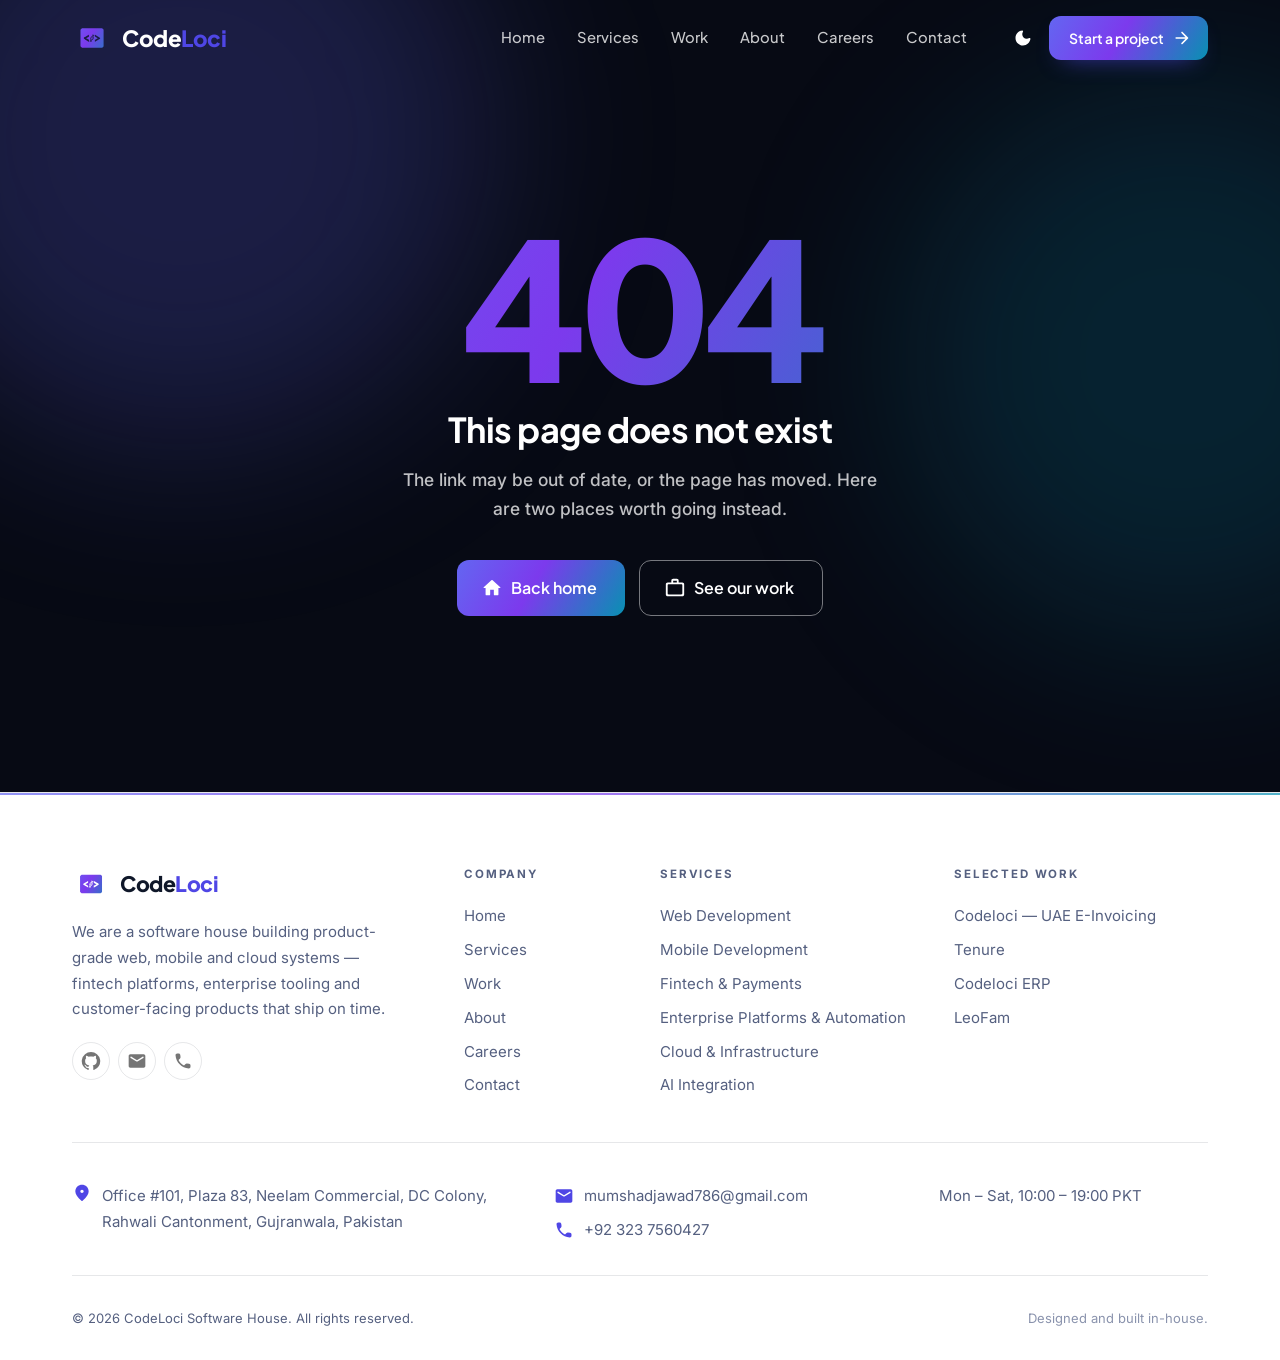
<file: index.html>
<!DOCTYPE html>
<html lang="en">
  <head>
    <meta charset="utf-8" />
    <meta name="viewport" content="width=device-width, initial-scale=1" />
    <meta name="theme-color" content="#080B16" />

    <title>CodeLoci — Software house for web, mobile and cloud</title>
    <meta
      name="description"
      content="CodeLoci designs, builds and maintains product-grade web, mobile and cloud software — from multi-tenant enterprise platforms to storefronts and mobile apps."
    />

    <link rel="icon" href="/favicon.jpeg" />
    <link rel="apple-touch-icon" href="/logo-lite.png" />
    <link rel="manifest" href="/manifest.json" />

    <meta property="og:type" content="website" />
    <meta property="og:site_name" content="CodeLoci" />
    <meta property="og:title" content="CodeLoci — Software house for web, mobile and cloud" />
    <meta
      property="og:description"
      content="CodeLoci designs, builds and maintains product-grade web, mobile and cloud software."
    />
    <meta property="og:image" content="/logo-lite.png" />
    <meta name="twitter:card" content="summary" />

    <link rel="preconnect" href="https://fonts.googleapis.com" />
    <link rel="preconnect" href="https://fonts.gstatic.com" crossorigin />
    <link
      href="https://fonts.googleapis.com/css2?family=Inter:wght@400;500;600;700&family=Plus+Jakarta+Sans:wght@600;700;800&display=swap"
      rel="stylesheet"
    />

    <script>
      // Paint the correct background before React mounts so switching routes or
      // reloading in dark mode never flashes a white page.
      (function () {
        try {
          var stored = localStorage.getItem('codeloci-color-mode');
          var dark =
            stored === 'dark' ||
            (!stored && !window.matchMedia('(prefers-color-scheme: light)').matches);
          document.documentElement.setAttribute('data-color-mode', dark ? 'dark' : 'light');
          document.documentElement.style.backgroundColor = dark ? '#080B16' : '#F6F7FB';
        } catch (e) {
          /* storage unavailable — the app applies the theme on mount instead */
        }
      })();
    </script>
    <script type="module" crossorigin src="/assets/index-DzBvb0tq.js"></script>
    <link rel="modulepreload" crossorigin href="/assets/react-Dxfz_C-A.js">
    <link rel="modulepreload" crossorigin href="/assets/mui-C9sUrIH-.js">
  </head>
  <body style="margin: 0">
    <noscript>
      CodeLoci needs JavaScript to run. Reach us directly at mumshadjawad786@gmail.com or
      +92 323 7560427.
    </noscript>
    <div id="root"></div>
  </body>
</html>
</file>
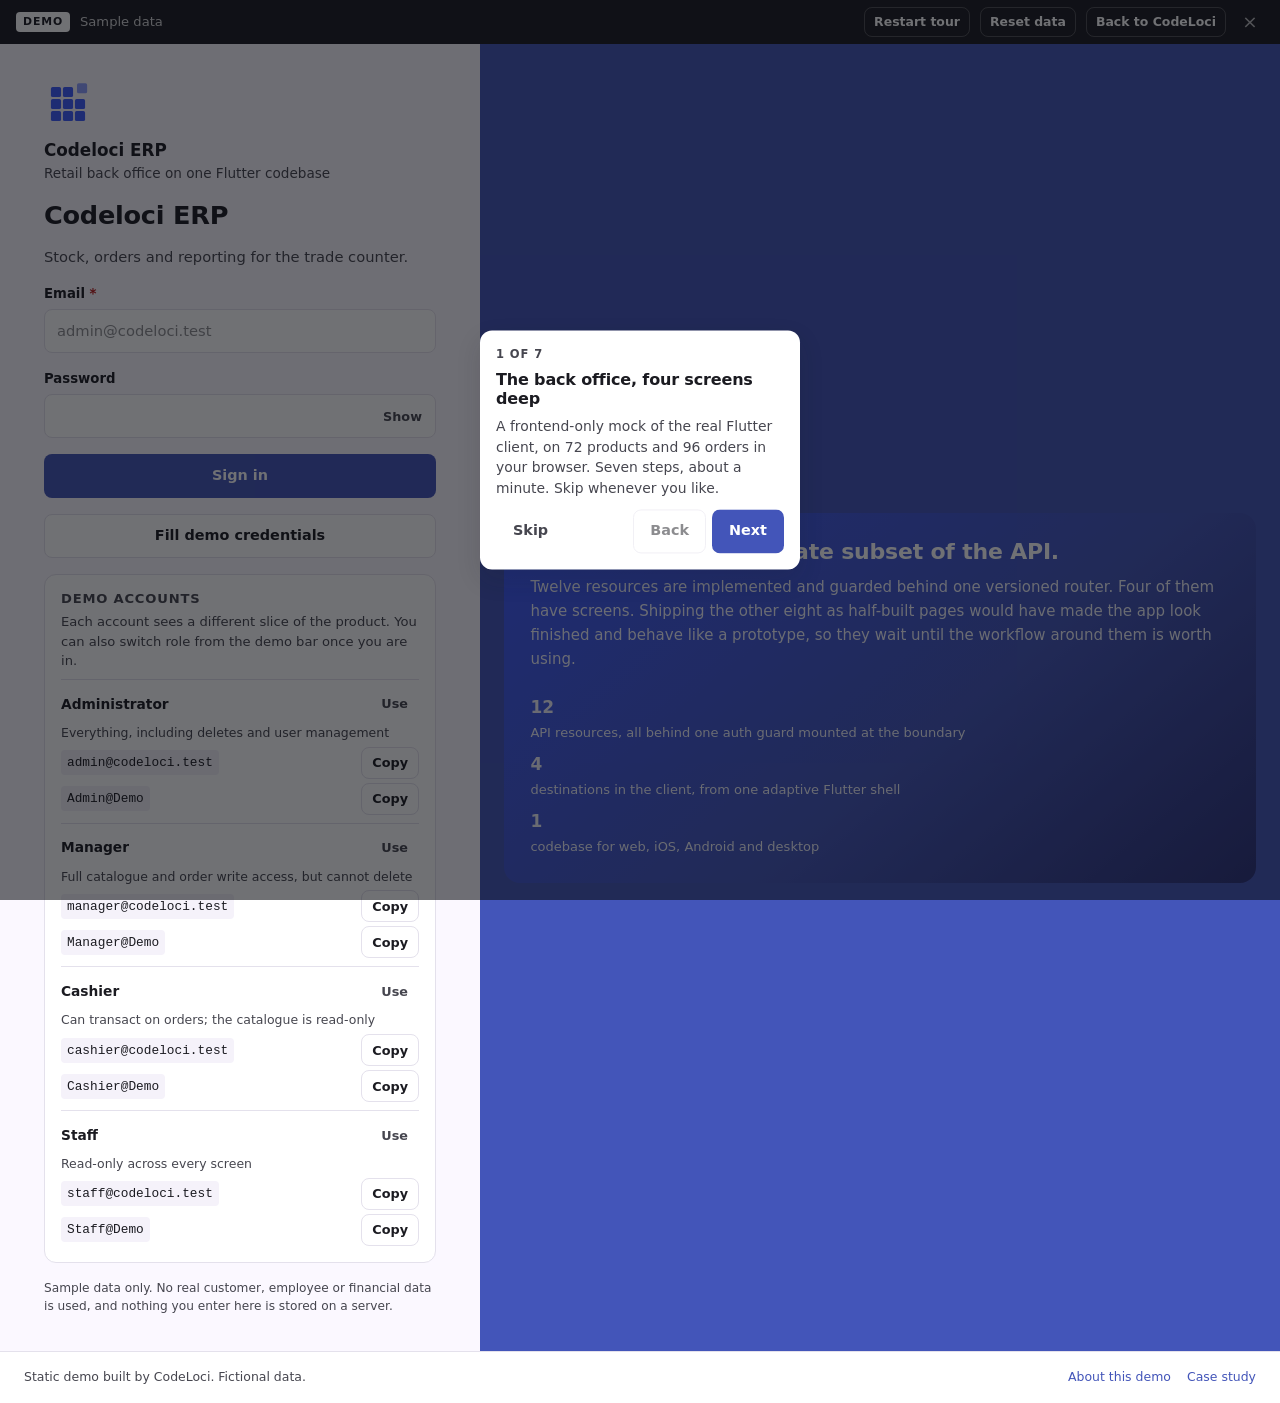
<file: demos/codeloci-erp/index.html>
<!DOCTYPE html>
<html lang="en">
  <head>
    <meta charset="utf-8" />
    <meta name="viewport" content="width=device-width, initial-scale=1" />

    <title>Codeloci ERP — CodeLoci demo</title>
    <meta name="description" content="Purchasing, stock, sales and returns in one operational surface." />

    <!--
      A mock invoice screen outranking a real client's product page would be worse
      than useless, so every demo is noindex and canonicalises to its case study
      (R-13.3.2). robots.txt also disallows /demos/.
    -->
    <meta name="robots" content="noindex,nofollow" />
    <link rel="canonical" href="https://codeloci.com/work/codeloci-erp" />

    <link rel="icon" href="/brand/codeloci-erp/favicon.ico" />
    <link rel="apple-touch-icon" href="/brand/codeloci-erp/apple-touch-icon-180.png" />
    <script type="module" crossorigin src="/demos/codeloci-erp/assets/index-Bt_BaLLu.js"></script>
    <link rel="modulepreload" crossorigin href="/demos/codeloci-erp/assets/react-CRH2syub.js">
    <link rel="modulepreload" crossorigin href="/demos/codeloci-erp/assets/router-CwkzDuqZ.js">
    <link rel="stylesheet" crossorigin href="/demos/codeloci-erp/assets/index-gdxZpBD7.css">
  </head>
  <body>
    <noscript>
      This demo is a client-side application and needs JavaScript. The case study it
      belongs to is at <a href="https://codeloci.com/work/codeloci-erp">https://codeloci.com/work/codeloci-erp</a>.
    </noscript>
    <div id="root"></div>
  </body>
</html>
</file>
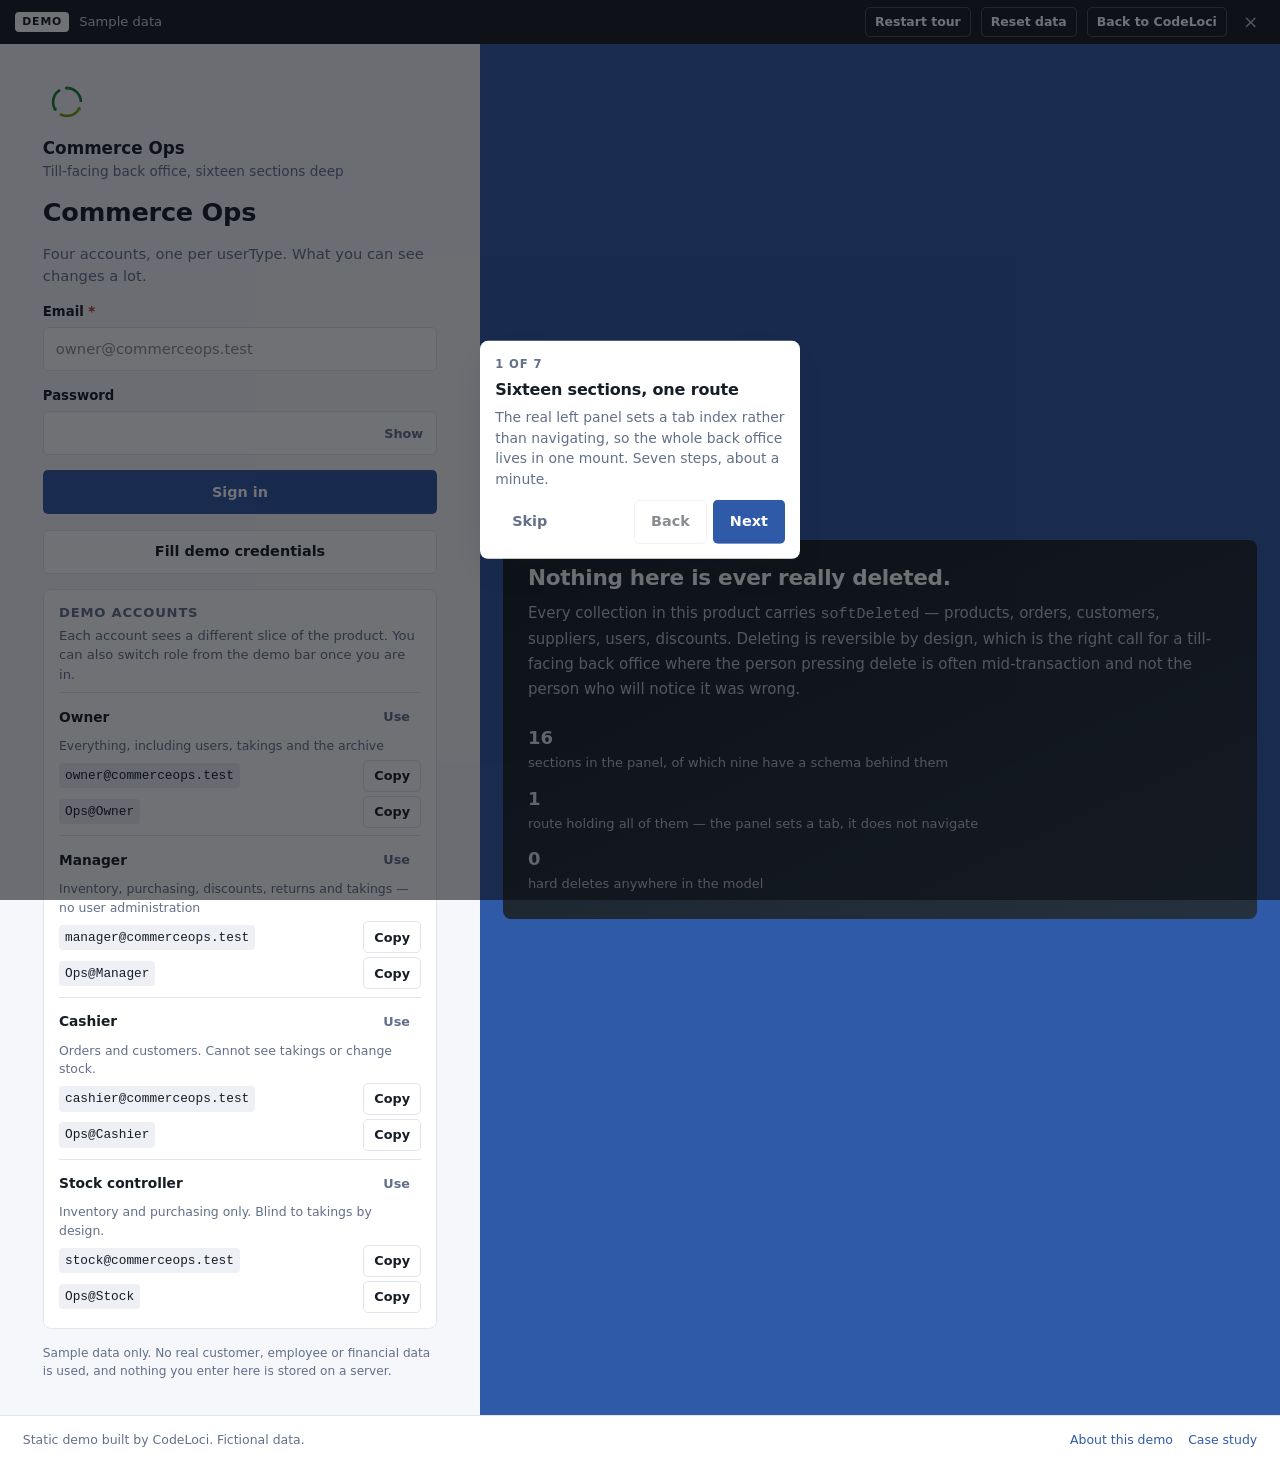
<file: demos/commerce-ops/index.html>
<!DOCTYPE html>
<html lang="en">
  <head>
    <meta charset="utf-8" />
    <meta name="viewport" content="width=device-width, initial-scale=1" />

    <title>Commerce Ops — CodeLoci demo</title>
    <meta name="description" content="The purchase-to-return loop for one location, and proof that it balances." />

    <!--
      A mock invoice screen outranking a real client's product page would be worse
      than useless, so every demo is noindex and canonicalises to its case study
      (R-13.3.2). robots.txt also disallows /demos/.
    -->
    <meta name="robots" content="noindex,nofollow" />
    <link rel="canonical" href="https://codeloci.com/work/commerce-ops" />

    <link rel="icon" href="/brand/commerce-ops/favicon.ico" />
    <link rel="apple-touch-icon" href="/brand/commerce-ops/apple-touch-icon-180.png" />
    <script type="module" crossorigin src="/demos/commerce-ops/assets/index-BLOudPEB.js"></script>
    <link rel="modulepreload" crossorigin href="/demos/commerce-ops/assets/react-CRH2syub.js">
    <link rel="modulepreload" crossorigin href="/demos/commerce-ops/assets/router-CwkzDuqZ.js">
    <link rel="stylesheet" crossorigin href="/demos/commerce-ops/assets/index-CyRGoTmj.css">
  </head>
  <body>
    <noscript>
      This demo is a client-side application and needs JavaScript. The case study it
      belongs to is at <a href="https://codeloci.com/work/commerce-ops">https://codeloci.com/work/commerce-ops</a>.
    </noscript>
    <div id="root"></div>
  </body>
</html>
</file>
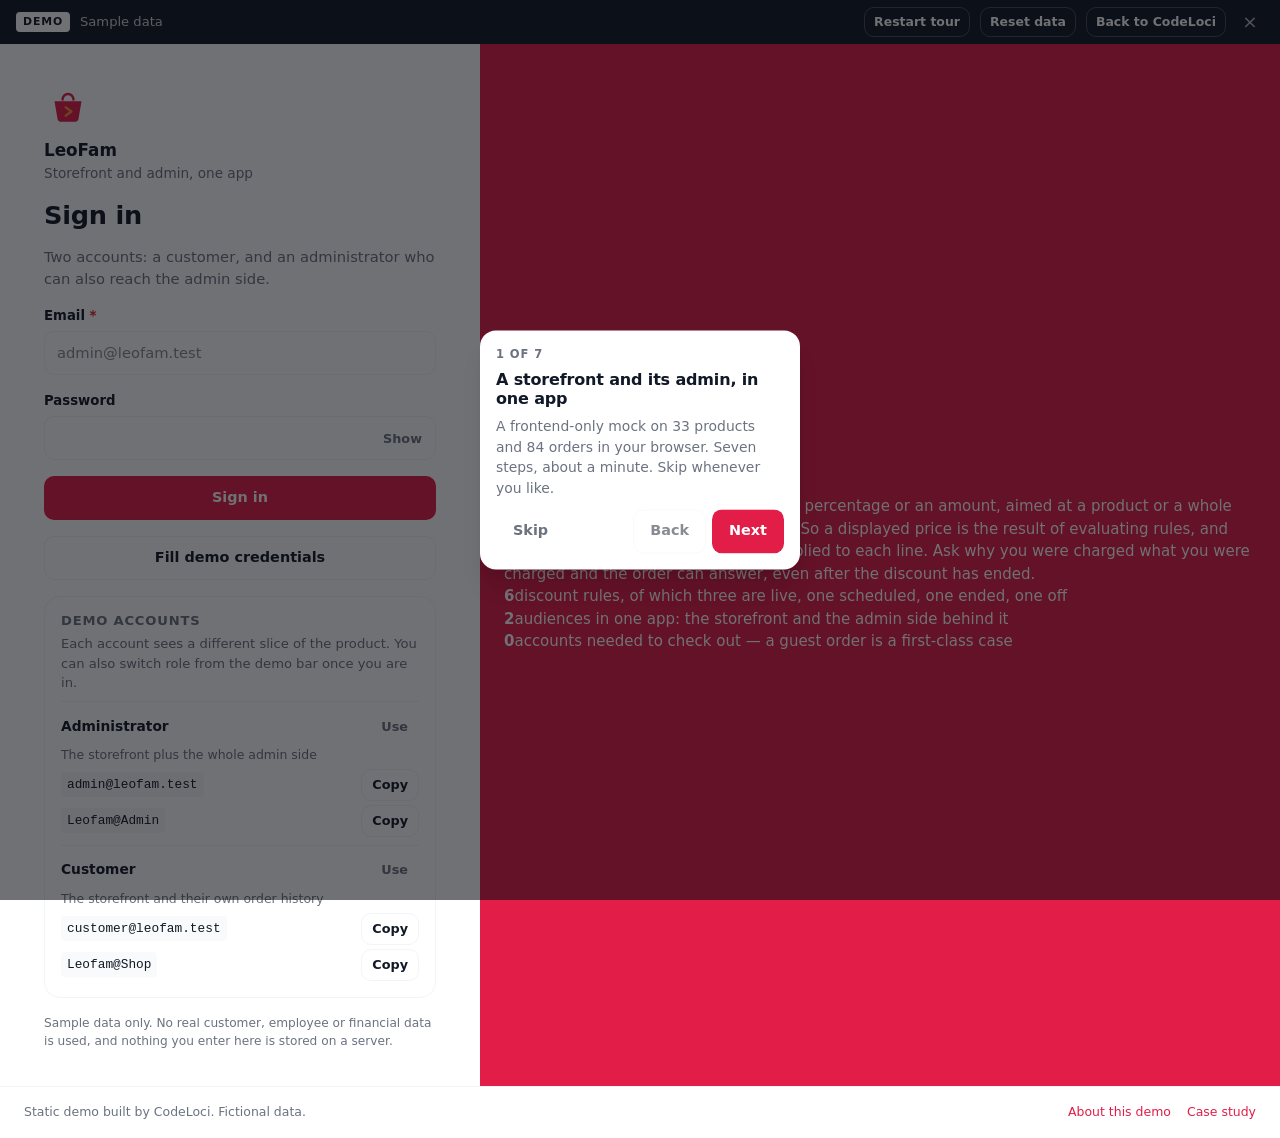
<file: demos/leofam/index.html>
<!DOCTYPE html>
<html lang="en">
  <head>
    <meta charset="utf-8" />
    <meta name="viewport" content="width=device-width, initial-scale=1" />

    <title>LeoFam — CodeLoci demo</title>
    <meta name="description" content="Catalogue, pricing rules and orders, with a price you can always explain." />

    <!--
      A mock invoice screen outranking a real client's product page would be worse
      than useless, so every demo is noindex and canonicalises to its case study
      (R-13.3.2). robots.txt also disallows /demos/.
    -->
    <meta name="robots" content="noindex,nofollow" />
    <link rel="canonical" href="https://codeloci.com/work/leofam" />

    <link rel="icon" href="/brand/leofam/favicon.ico" />
    <link rel="apple-touch-icon" href="/brand/leofam/apple-touch-icon-180.png" />
    <script type="module" crossorigin src="/demos/leofam/assets/index-BPuJgOvm.js"></script>
    <link rel="modulepreload" crossorigin href="/demos/leofam/assets/react-CRH2syub.js">
    <link rel="modulepreload" crossorigin href="/demos/leofam/assets/router-CwkzDuqZ.js">
    <link rel="stylesheet" crossorigin href="/demos/leofam/assets/index-DumSq9hU.css">
  </head>
  <body>
    <noscript>
      This demo is a client-side application and needs JavaScript. The case study it
      belongs to is at <a href="https://codeloci.com/work/leofam">https://codeloci.com/work/leofam</a>.
    </noscript>
    <div id="root"></div>
  </body>
</html>
</file>
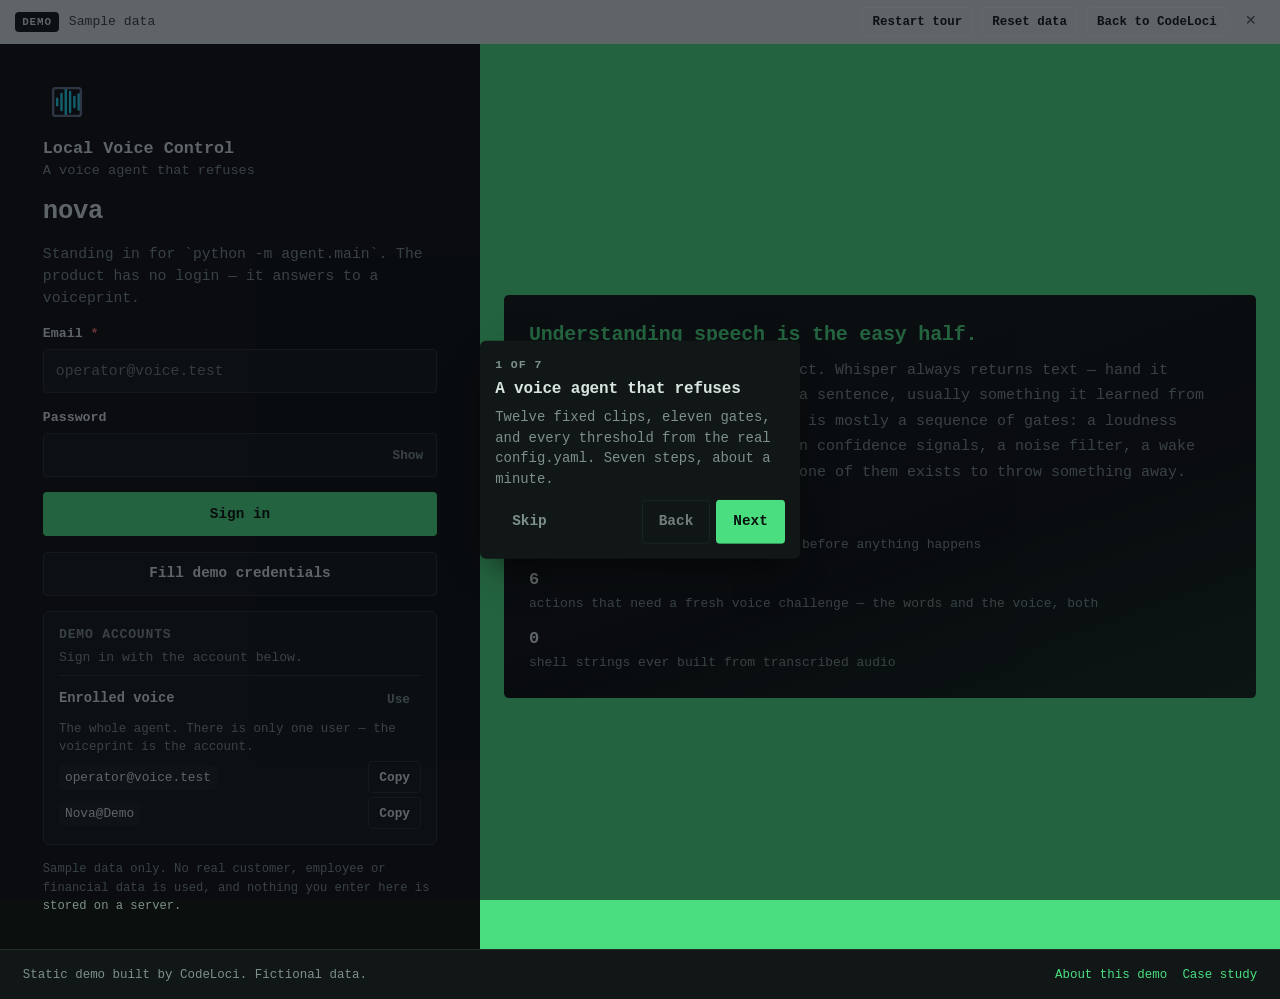
<file: demos/local-voice-control/index.html>
<!DOCTYPE html>
<html lang="en">
  <head>
    <meta charset="utf-8" />
    <meta name="viewport" content="width=device-width, initial-scale=1" />

    <title>Offline Voice Control — CodeLoci demo</title>
    <meta name="description" content="On-device voice commands, with the intent trace to explain every one." />

    <!--
      A mock invoice screen outranking a real client's product page would be worse
      than useless, so every demo is noindex and canonicalises to its case study
      (R-13.3.2). robots.txt also disallows /demos/.
    -->
    <meta name="robots" content="noindex,nofollow" />
    <link rel="canonical" href="https://codeloci.com/work/local-voice-control" />

    <link rel="icon" href="/brand/local-voice-control/favicon.ico" />
    <link rel="apple-touch-icon" href="/brand/local-voice-control/apple-touch-icon-180.png" />
    <script type="module" crossorigin src="/demos/local-voice-control/assets/index-B_Q4_ojq.js"></script>
    <link rel="modulepreload" crossorigin href="/demos/local-voice-control/assets/react-CRH2syub.js">
    <link rel="modulepreload" crossorigin href="/demos/local-voice-control/assets/router-B_5A8Fpj.js">
    <link rel="stylesheet" crossorigin href="/demos/local-voice-control/assets/index-Cw9rUi_B.css">
  </head>
  <body>
    <noscript>
      This demo is a client-side application and needs JavaScript. The case study it
      belongs to is at <a href="https://codeloci.com/work/local-voice-control">https://codeloci.com/work/local-voice-control</a>.
    </noscript>
    <div id="root"></div>
  </body>
</html>
</file>
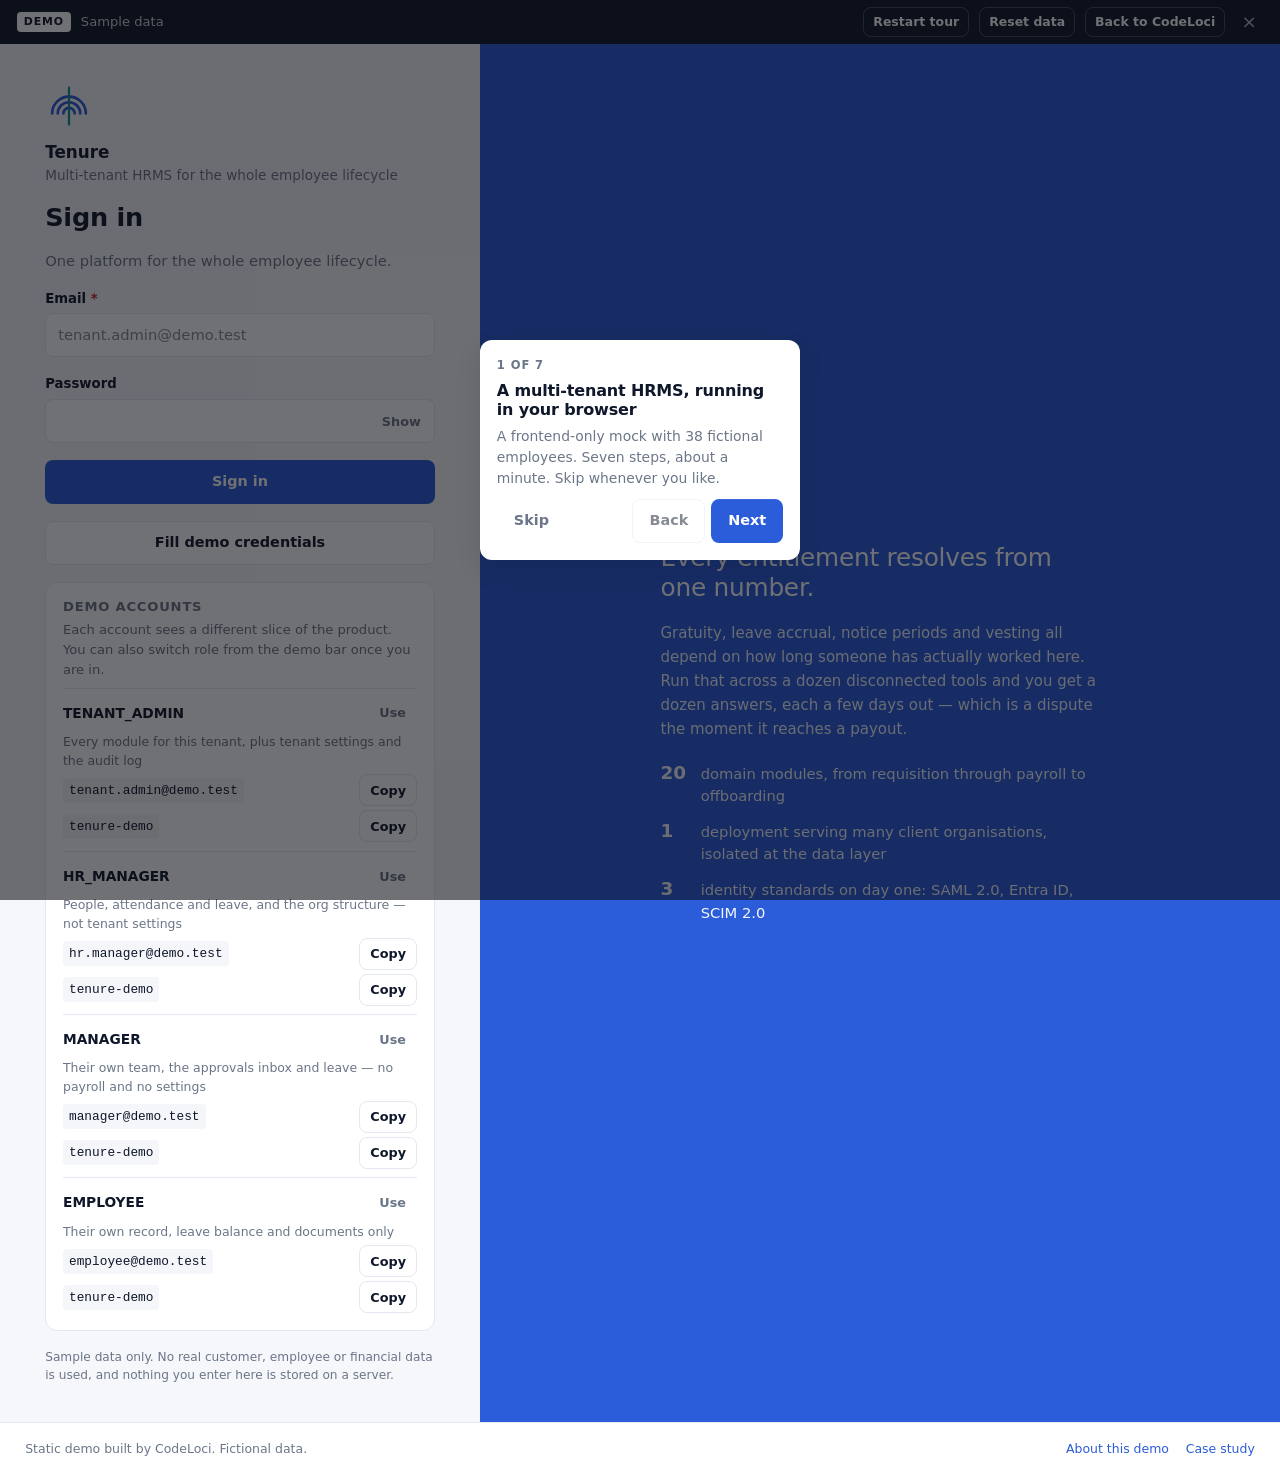
<file: demos/tenure/index.html>
<!DOCTYPE html>
<html lang="en">
  <head>
    <meta charset="utf-8" />
    <meta name="viewport" content="width=device-width, initial-scale=1" />

    <title>Tenure — CodeLoci demo</title>
    <meta name="description" content="The whole employee lifecycle for many client organisations at once." />

    <!--
      A mock invoice screen outranking a real client's product page would be worse
      than useless, so every demo is noindex and canonicalises to its case study
      (R-13.3.2). robots.txt also disallows /demos/.
    -->
    <meta name="robots" content="noindex,nofollow" />
    <link rel="canonical" href="https://codeloci.com/work/tenure" />

    <link rel="icon" href="/brand/tenure/favicon.ico" />
    <link rel="apple-touch-icon" href="/brand/tenure/apple-touch-icon-180.png" />
    <script type="module" crossorigin src="/demos/tenure/assets/index-Ck5X4SGI.js"></script>
    <link rel="modulepreload" crossorigin href="/demos/tenure/assets/react-CRH2syub.js">
    <link rel="modulepreload" crossorigin href="/demos/tenure/assets/router-CwkzDuqZ.js">
    <link rel="stylesheet" crossorigin href="/demos/tenure/assets/index-DOTql6q8.css">
  </head>
  <body>
    <noscript>
      This demo is a client-side application and needs JavaScript. The case study it
      belongs to is at <a href="https://codeloci.com/work/tenure">https://codeloci.com/work/tenure</a>.
    </noscript>
    <div id="root"></div>
  </body>
</html>
</file>
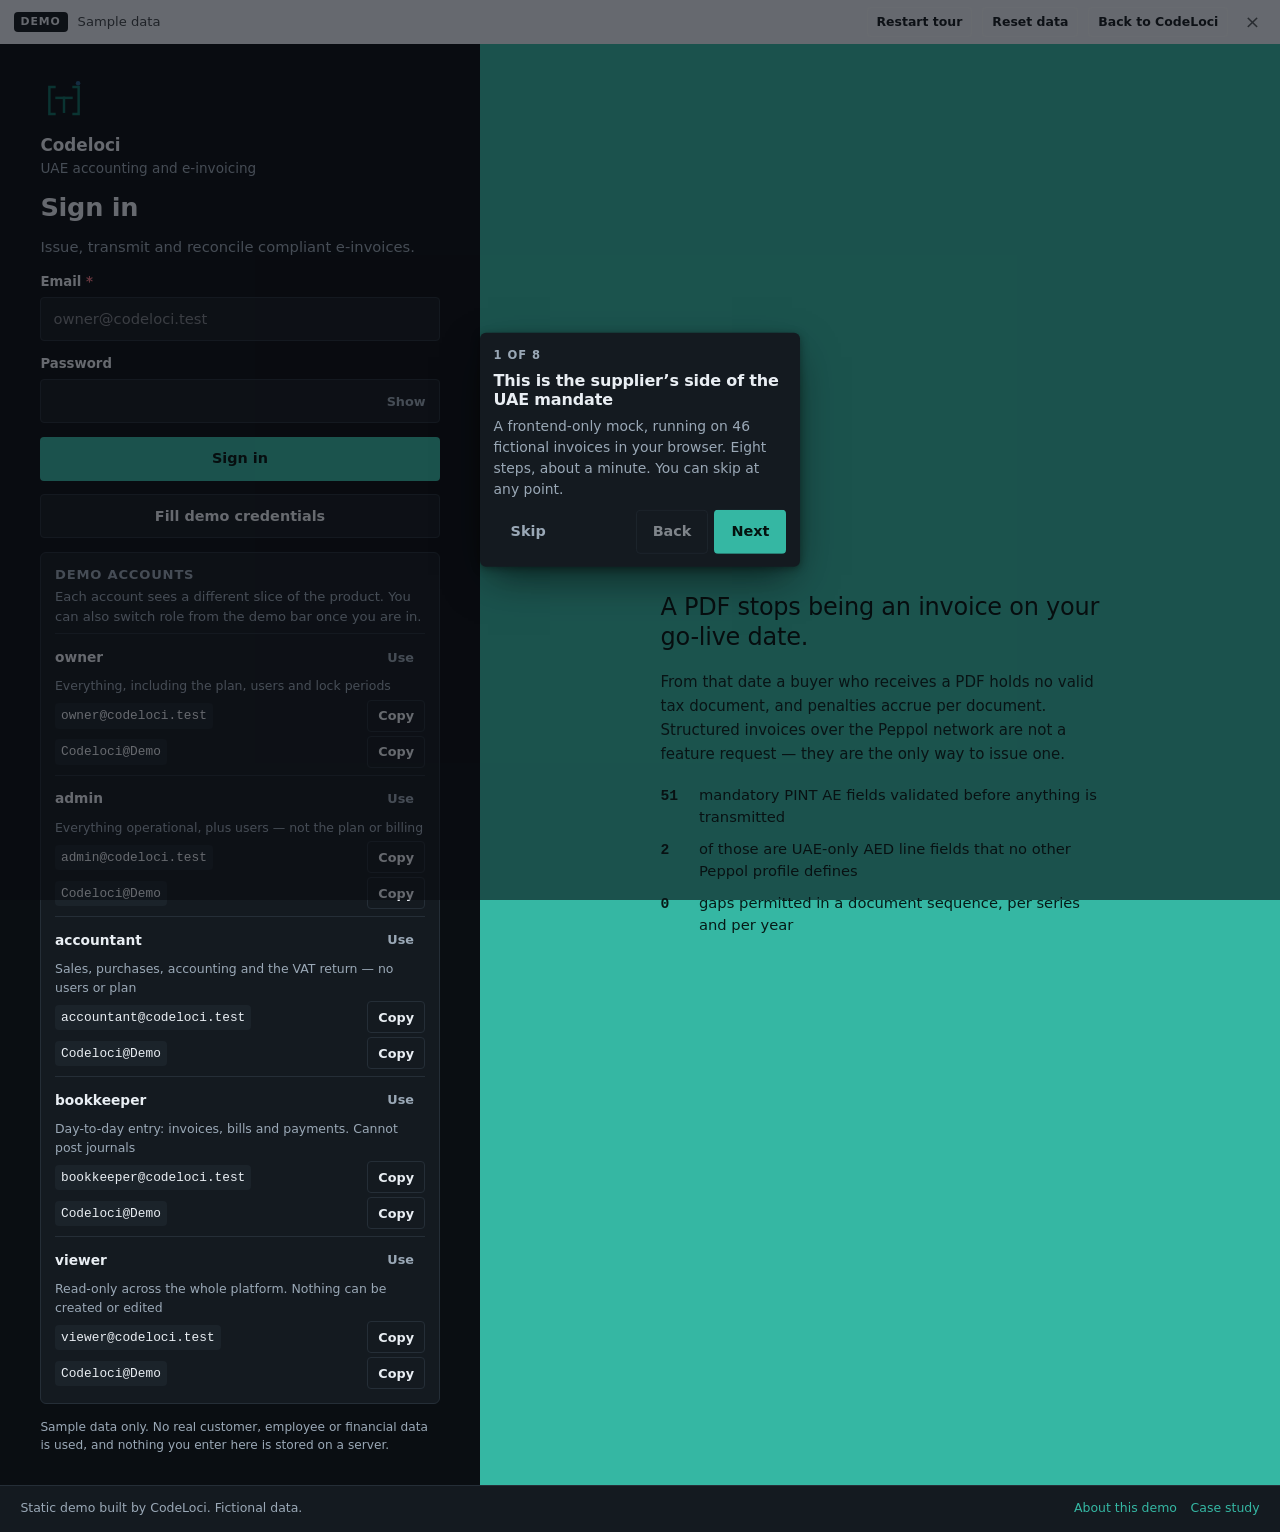
<file: demos/uae-e-invoicing/index.html>
<!DOCTYPE html>
<html lang="en">
  <head>
    <meta charset="utf-8" />
    <meta name="viewport" content="width=device-width, initial-scale=1" />

    <title>UAE E-Invoicing — CodeLoci demo</title>
    <meta name="description" content="Invoice, transmit and reconcile — the supplier's system of record for the UAE mandate." />

    <!--
      A mock invoice screen outranking a real client's product page would be worse
      than useless, so every demo is noindex and canonicalises to its case study
      (R-13.3.2). robots.txt also disallows /demos/.
    -->
    <meta name="robots" content="noindex,nofollow" />
    <link rel="canonical" href="https://codeloci.com/work/uae-e-invoicing" />

    <!--
      Sets data-theme, lang and dir before the bundle parses, so a dark-mode visitor never
      sees a white flash. Duplicated logic on purpose: it has to run before React exists.
      The real platform inlines the same thing for the same reason.
    -->
    <script>
      (function () {
        try {
          var k = 'codeloci.demo.uae-e-invoicing.v2.theme';
          var p = new URLSearchParams(location.search).get('theme');
          var m = p || localStorage.getItem(k) || 'dark';
          var d = m === 'dark' || (m === 'system' && matchMedia('(prefers-color-scheme: dark)').matches);
          document.documentElement.setAttribute('data-theme', d ? 'dark' : 'light');
          document.documentElement.style.colorScheme = d ? 'dark' : 'light';
          document.documentElement.style.backgroundColor = d ? '#0a0e12' : '#f4f6f8';
          var l = new URLSearchParams(location.search).get('lang')
            || localStorage.getItem('codeloci.demo.uae-e-invoicing.v2.locale') || 'en';
          document.documentElement.setAttribute('lang', l);
          document.documentElement.setAttribute('dir', l === 'ar' ? 'rtl' : 'ltr');
        } catch (e) { /* storage blocked — the app applies it on mount instead */ }
      })();
    </script>

    <link rel="icon" href="/brand/uae-e-invoicing/favicon.ico" />
    <link rel="apple-touch-icon" href="/brand/uae-e-invoicing/apple-touch-icon-180.png" />
    <script type="module" crossorigin src="/demos/uae-e-invoicing/assets/index-BRh1uKpH.js"></script>
    <link rel="modulepreload" crossorigin href="/demos/uae-e-invoicing/assets/react-CRH2syub.js">
    <link rel="modulepreload" crossorigin href="/demos/uae-e-invoicing/assets/router-CwkzDuqZ.js">
    <link rel="stylesheet" crossorigin href="/demos/uae-e-invoicing/assets/index-DzoDfPmk.css">
  </head>
  <body>
    <noscript>
      This demo is a client-side application and needs JavaScript. The case study it
      belongs to is at <a href="https://codeloci.com/work/uae-e-invoicing">https://codeloci.com/work/uae-e-invoicing</a>.
    </noscript>
    <div id="root"></div>
  </body>
</html>
</file>
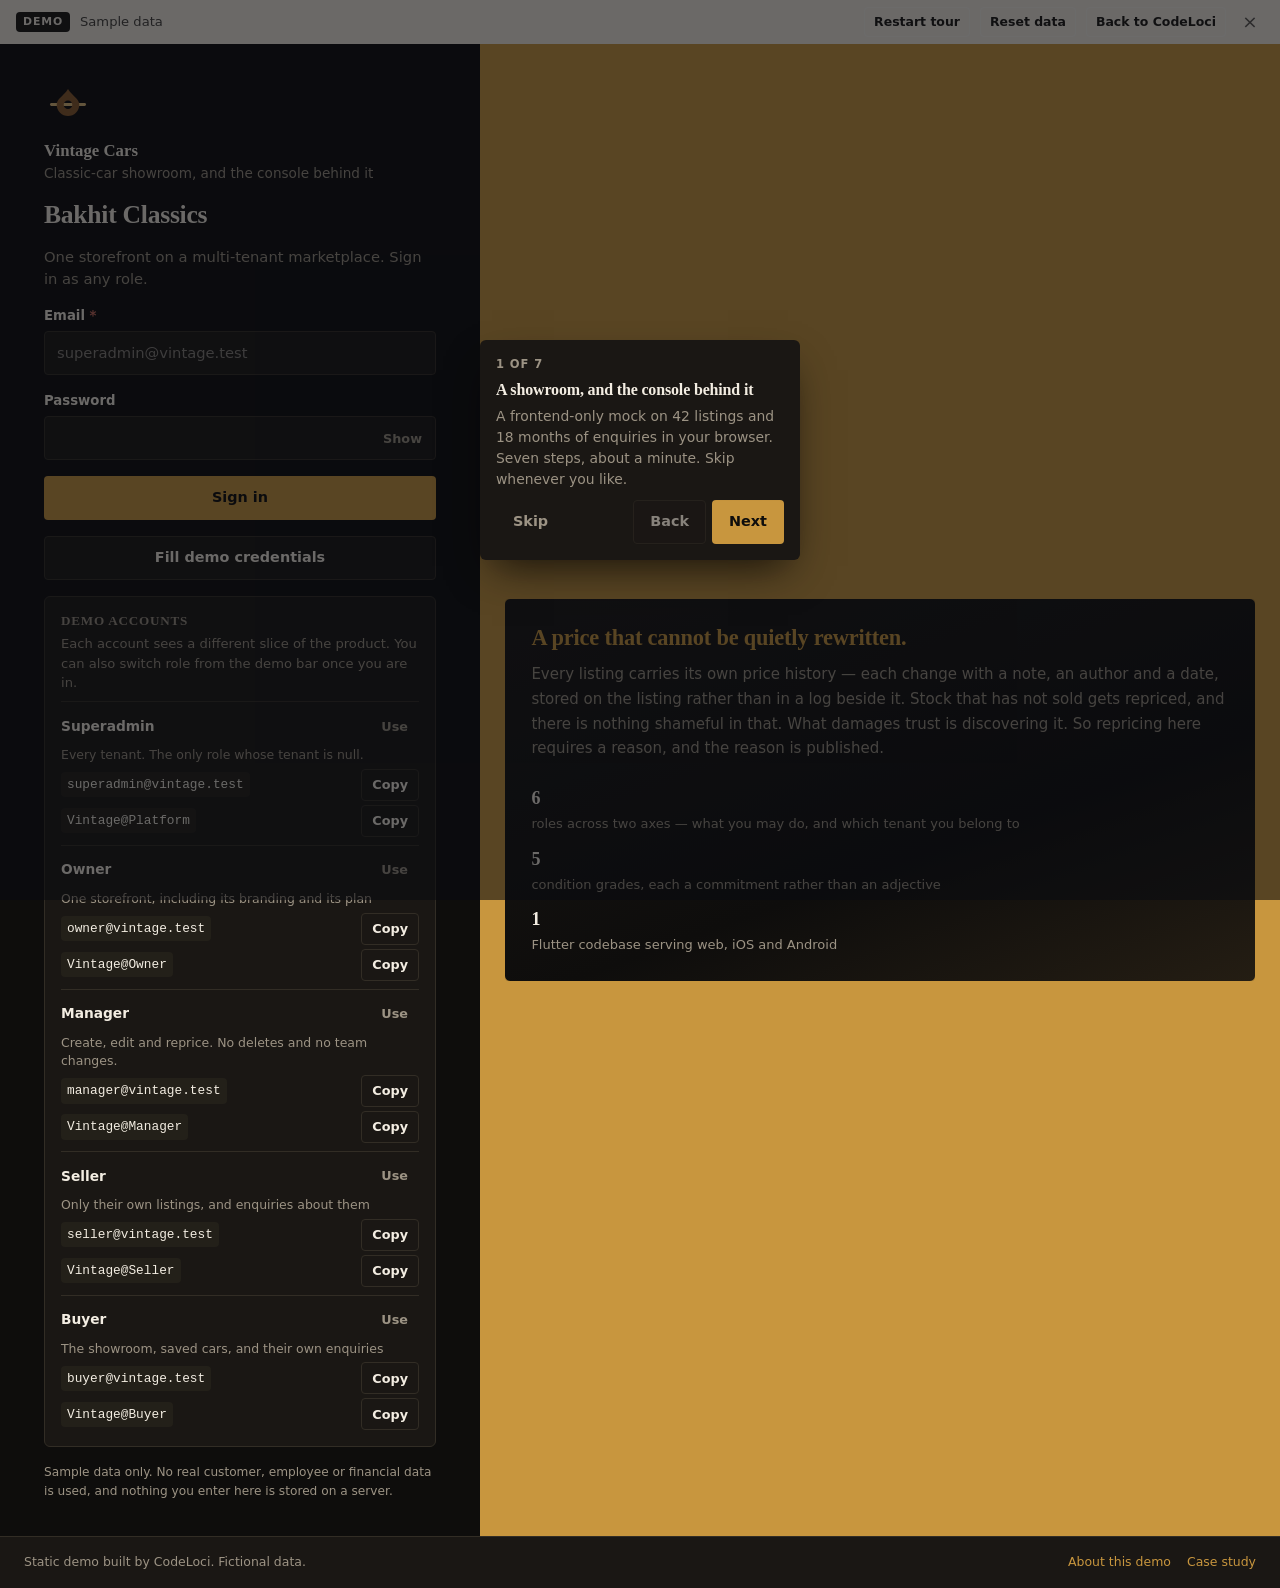
<file: demos/vintage-cars/index.html>
<!DOCTYPE html>
<html lang="en">
  <head>
    <meta charset="utf-8" />
    <meta name="viewport" content="width=device-width, initial-scale=1" />

    <title>Vintage Cars — CodeLoci demo</title>
    <meta name="description" content="Classic stock, sold on photography and provenance." />

    <!--
      A mock invoice screen outranking a real client's product page would be worse
      than useless, so every demo is noindex and canonicalises to its case study
      (R-13.3.2). robots.txt also disallows /demos/.
    -->
    <meta name="robots" content="noindex,nofollow" />
    <link rel="canonical" href="https://codeloci.com/work/vintage-cars" />

    <link rel="icon" href="/brand/vintage-cars/favicon.ico" />
    <link rel="apple-touch-icon" href="/brand/vintage-cars/apple-touch-icon-180.png" />
    <script type="module" crossorigin src="/demos/vintage-cars/assets/index-CEf06Ef3.js"></script>
    <link rel="modulepreload" crossorigin href="/demos/vintage-cars/assets/react-CRH2syub.js">
    <link rel="modulepreload" crossorigin href="/demos/vintage-cars/assets/router-CwkzDuqZ.js">
    <link rel="stylesheet" crossorigin href="/demos/vintage-cars/assets/index-61LtkylF.css">
  </head>
  <body>
    <noscript>
      This demo is a client-side application and needs JavaScript. The case study it
      belongs to is at <a href="https://codeloci.com/work/vintage-cars">https://codeloci.com/work/vintage-cars</a>.
    </noscript>
    <div id="root"></div>
  </body>
</html>
</file>
<file: demos/codeloci-erp/assets/index-gdxZpBD7.css>
:root{--dk-bg: #f7f7f8;--dk-surface: #ffffff;--dk-surface-2: #f1f2f4;--dk-border: rgba(20, 22, 28, .12);--dk-border-strong: rgba(20, 22, 28, .24);--dk-text: #16181d;--dk-text-muted: #5c6270;--dk-primary: #3b3f4a;--dk-on-primary: #ffffff;--dk-primary-soft: rgba(59, 63, 74, .1);--dk-accent: #6b7180;--dk-positive: #157347;--dk-positive-soft: rgba(21, 115, 71, .12);--dk-warning: #9a6a00;--dk-warning-soft: rgba(154, 106, 0, .14);--dk-critical: #b3261e;--dk-critical-soft: rgba(179, 38, 30, .12);--dk-info: #1f4e8c;--dk-info-soft: rgba(31, 78, 140, .12);--dk-chart-1: #3b3f4a;--dk-chart-2: #6b7180;--dk-chart-3: #9aa0ad;--dk-chart-4: #c3c7d0;--dk-chart-5: #e1e3e8;--dk-radius: 10px;--dk-radius-sm: 6px;--dk-radius-lg: 16px;--dk-font-display: system-ui, -apple-system, "Segoe UI", sans-serif;--dk-font-body: system-ui, -apple-system, "Segoe UI", sans-serif;--dk-font-mono: ui-monospace, SFMono-Regular, Menlo, monospace;--dk-density: 1;--dk-gap: calc(16px * var(--dk-density));--dk-gap-sm: calc(8px * var(--dk-density));--dk-gap-lg: calc(24px * var(--dk-density));--dk-shadow: 0 1px 2px rgba(16, 18, 22, .06), 0 8px 24px -16px rgba(16, 18, 22, .18);--dk-shadow-lg: 0 24px 56px -28px rgba(16, 18, 22, .36);--dk-ring: 0 0 0 3px rgba(59, 63, 74, .28);--dk-banner-height: 44px}*,*:before,*:after{box-sizing:border-box}html,body{margin:0;padding:0}body{background:var(--dk-bg);color:var(--dk-text);font-family:var(--dk-font-body);font-size:15px;line-height:1.5;-webkit-font-smoothing:antialiased;text-rendering:optimizeLegibility}h1,h2,h3,h4{font-family:var(--dk-font-display);margin:0;line-height:1.2;letter-spacing:-.01em}p{margin:0}a{color:var(--dk-primary)}:focus-visible{outline:none;box-shadow:var(--dk-ring);border-radius:var(--dk-radius-sm)}.dk-sr-only{position:absolute;width:1px;height:1px;padding:0;margin:-1px;overflow:hidden;clip:rect(0,0,0,0);white-space:nowrap;border:0}.dk-btn{display:inline-flex;align-items:center;justify-content:center;gap:6px;min-height:44px;padding:0 16px;border:1px solid transparent;border-radius:var(--dk-radius-sm);font:inherit;font-weight:600;font-size:.9rem;cursor:pointer;text-decoration:none;transition:background-color .14s ease,border-color .14s ease,color .14s ease;white-space:nowrap}.dk-btn:disabled{opacity:.5;cursor:not-allowed}.dk-btn--primary{background:var(--dk-primary);color:var(--dk-on-primary)}.dk-btn--primary:hover:not(:disabled){filter:brightness(1.08)}.dk-btn--quiet{background:var(--dk-surface);border-color:var(--dk-border);color:var(--dk-text)}.dk-btn--quiet:hover:not(:disabled){border-color:var(--dk-border-strong);background:var(--dk-surface-2)}.dk-btn--ghost{background:transparent;color:var(--dk-text-muted)}.dk-btn--ghost:hover:not(:disabled){background:var(--dk-surface-2);color:var(--dk-text)}.dk-btn--danger{background:var(--dk-critical);color:#fff}.dk-btn--sm{min-height:32px;padding:0 10px;font-size:.8rem}.dk-btn--block{width:100%}.dk-badge{display:inline-flex;align-items:center;gap:5px;padding:2px 8px;border-radius:999px;font-size:.75rem;font-weight:600;letter-spacing:.01em;white-space:nowrap}.dk-badge__dot{width:6px;height:6px;border-radius:50%;background:currentColor}.dk-badge--neutral{background:var(--dk-surface-2);color:var(--dk-text-muted)}.dk-badge--muted{background:transparent;color:var(--dk-text-muted);border:1px solid var(--dk-border)}.dk-badge--positive{background:var(--dk-positive-soft);color:var(--dk-positive)}.dk-badge--warning{background:var(--dk-warning-soft);color:var(--dk-warning)}.dk-badge--critical{background:var(--dk-critical-soft);color:var(--dk-critical)}.dk-badge--info{background:var(--dk-info-soft);color:var(--dk-info)}.dk-skeleton{display:block;background:linear-gradient(90deg,var(--dk-surface-2) 25%,var(--dk-border) 50%,var(--dk-surface-2) 75%);background-size:200% 100%;border-radius:var(--dk-radius-sm);animation:dk-shimmer 1.4s ease-in-out infinite}@keyframes dk-shimmer{0%{background-position:200% 0}to{background-position:-200% 0}}@media(prefers-reduced-motion:reduce){.dk-skeleton{animation:none}}.dk-skeleton-rows{display:grid;gap:var(--dk-gap);padding:var(--dk-gap)}.dk-skeleton-rows__row{display:flex;gap:var(--dk-gap);align-items:center}.dk-skeleton-rows__row>*{flex:1}.dk-state{display:grid;justify-items:center;gap:var(--dk-gap-sm);padding:calc(var(--dk-gap-lg) * 2) var(--dk-gap-lg);text-align:center}.dk-state__icon{display:grid;place-items:center;width:48px;height:48px;border-radius:50%;background:var(--dk-surface-2);color:var(--dk-text-muted);margin-bottom:4px}.dk-state--error .dk-state__icon{background:var(--dk-critical-soft);color:var(--dk-critical)}.dk-state__title{font-size:1.05rem;font-weight:650}.dk-state__body{color:var(--dk-text-muted);max-width:46ch;font-size:.9rem}.dk-state__action{margin-top:6px}.dk-panel{background:var(--dk-surface);border:1px solid var(--dk-border);border-radius:var(--dk-radius);box-shadow:var(--dk-shadow);overflow:hidden}.dk-panel__head{display:flex;align-items:flex-start;justify-content:space-between;gap:var(--dk-gap);padding:var(--dk-gap) var(--dk-gap-lg);border-bottom:1px solid var(--dk-border)}.dk-panel__title{font-size:.98rem;font-weight:650}.dk-panel__description{margin-top:2px;font-size:.83rem;color:var(--dk-text-muted)}.dk-panel__actions{display:flex;gap:var(--dk-gap-sm);flex-wrap:wrap}.dk-panel__body{padding:var(--dk-gap-lg)}.dk-panel__body--flush{padding:0}.dk-stat{background:var(--dk-surface);border:1px solid var(--dk-border);border-radius:var(--dk-radius);padding:var(--dk-gap);display:grid;gap:2px;align-content:start}.dk-stat__label{font-size:.78rem;font-weight:600;color:var(--dk-text-muted);text-transform:uppercase;letter-spacing:.05em}.dk-stat__value{font-family:var(--dk-font-display);font-size:1.7rem;font-weight:700;letter-spacing:-.02em;font-variant-numeric:tabular-nums}.dk-stat__delta{font-size:.8rem;font-weight:600}.dk-stat__delta--positive{color:var(--dk-positive)}.dk-stat__delta--critical{color:var(--dk-critical)}.dk-stat__delta-note{color:var(--dk-text-muted);font-weight:500}.dk-stat__note{font-size:.8rem;color:var(--dk-text-muted)}.dk-field{display:grid;gap:5px}.dk-field__label{font-size:.83rem;font-weight:600}.dk-field__required{color:var(--dk-critical)}.dk-input{width:100%;min-height:44px;padding:9px 12px;border:1px solid var(--dk-border);border-radius:var(--dk-radius-sm);background:var(--dk-surface);color:var(--dk-text);font:inherit;font-size:.92rem}.dk-input:focus-visible{border-color:var(--dk-primary);box-shadow:var(--dk-ring)}.dk-input--area{min-height:96px;resize:vertical}.dk-field--invalid .dk-input{border-color:var(--dk-critical)}.dk-field__hint{font-size:.78rem;color:var(--dk-text-muted)}.dk-field__error{font-size:.78rem;color:var(--dk-critical);font-weight:550}.dk-select{appearance:none;padding-right:30px;background-image:linear-gradient(45deg,transparent 50%,currentColor 50%),linear-gradient(135deg,currentColor 50%,transparent 50%);background-position:calc(100% - 15px) 50%,calc(100% - 10px) 50%;background-size:5px 5px,5px 5px;background-repeat:no-repeat;cursor:pointer}.dk-select--sm{min-height:32px;padding:3px 28px 3px 8px;font-size:.82rem}.dk-password{position:relative;display:flex}.dk-password .dk-input{padding-right:64px}.dk-password__toggle{position:absolute;right:4px;top:4px;bottom:4px;padding:0 10px;border:0;border-radius:var(--dk-radius-sm);background:transparent;color:var(--dk-text-muted);font:inherit;font-size:.8rem;font-weight:600;cursor:pointer}.dk-toggle{display:flex;align-items:center;justify-content:space-between;gap:var(--dk-gap);padding:var(--dk-gap) 0;border-bottom:1px solid var(--dk-border)}.dk-toggle:last-child{border-bottom:0}.dk-toggle__label{font-size:.92rem;font-weight:600}.dk-toggle__description{font-size:.82rem;color:var(--dk-text-muted);margin-top:2px;max-width:56ch}.dk-switch{position:relative;flex:0 0 auto;width:46px;height:27px;border-radius:999px;border:1px solid var(--dk-border);background:var(--dk-surface-2);cursor:pointer;transition:background-color .16s ease}.dk-switch[aria-checked=true]{background:var(--dk-primary);border-color:var(--dk-primary)}.dk-switch__thumb{position:absolute;top:2px;left:2px;width:21px;height:21px;border-radius:50%;background:#fff;box-shadow:0 1px 3px #00000040;transition:transform .16s ease}.dk-switch[aria-checked=true] .dk-switch__thumb{transform:translate(19px)}@media(prefers-reduced-motion:reduce){.dk-switch,.dk-switch__thumb{transition:none}}.dk-search{position:relative;display:flex;align-items:center;flex:1 1 220px;min-width:0}.dk-search__icon{position:absolute;left:11px;color:var(--dk-text-muted);pointer-events:none}.dk-search__input{padding-left:34px;padding-right:32px}.dk-search__input::-webkit-search-cancel-button{display:none}.dk-search__clear{position:absolute;right:6px;width:26px;height:26px;border:0;border-radius:50%;background:transparent;color:var(--dk-text-muted);font-size:1.1rem;line-height:1;cursor:pointer}.dk-not-in-demo{opacity:.45;cursor:not-allowed;text-decoration:line-through;text-decoration-thickness:1px}.dk-table-wrap{position:relative}.dk-table-wrap.is-refetching{opacity:.6}.dk-table-scroll{overflow-x:auto;-webkit-overflow-scrolling:touch}.dk-table{width:100%;border-collapse:collapse;font-size:.88rem}.dk-table th,.dk-table td{padding:calc(10px * var(--dk-density)) var(--dk-gap);border-bottom:1px solid var(--dk-border);text-align:left;vertical-align:middle}.dk-table thead th{position:sticky;top:0;z-index:1;background:var(--dk-surface-2);font-size:.76rem;font-weight:650;text-transform:uppercase;letter-spacing:.05em;color:var(--dk-text-muted);white-space:nowrap}.dk-table__sort{display:inline-flex;align-items:center;gap:5px;border:0;padding:0;background:none;font:inherit;color:inherit;text-transform:inherit;letter-spacing:inherit;cursor:pointer}.dk-table__sort-icon{opacity:.6}.dk-table tbody tr.is-clickable{cursor:pointer}.dk-table tbody tr.is-clickable:hover,.dk-table tbody tr.is-clickable:focus-visible{background:var(--dk-surface-2)}.dk-table tbody tr:last-child td{border-bottom:0}@media(max-width:720px){.dk-table thead{display:none}.dk-table,.dk-table tbody,.dk-table tr,.dk-table td{display:block;width:100%}.dk-table tbody tr{border:1px solid var(--dk-border);border-radius:var(--dk-radius);margin-bottom:var(--dk-gap-sm);padding:4px 0;background:var(--dk-surface)}.dk-table td{display:flex;justify-content:space-between;align-items:baseline;gap:var(--dk-gap);border-bottom:0;padding:6px var(--dk-gap);text-align:right!important}.dk-table td:before{content:attr(data-label);font-size:.72rem;font-weight:650;text-transform:uppercase;letter-spacing:.05em;color:var(--dk-text-muted);text-align:left;flex:0 0 auto}.dk-table td.is-secondary{display:none}}.dk-pagination{display:flex;align-items:center;justify-content:space-between;gap:var(--dk-gap);flex-wrap:wrap;padding:var(--dk-gap) var(--dk-gap-lg);border-top:1px solid var(--dk-border)}.dk-pagination__summary{font-size:.82rem;color:var(--dk-text-muted);font-variant-numeric:tabular-nums}.dk-pagination__controls{display:flex;align-items:center;gap:var(--dk-gap-sm);flex-wrap:wrap}.dk-pagination__position{font-size:.82rem;color:var(--dk-text-muted);font-variant-numeric:tabular-nums}.dk-pagination__size{display:inline-flex;align-items:center;gap:6px}.dk-pagination__size-label{font-size:.8rem;color:var(--dk-text-muted)}.dk-filterbar{display:flex;align-items:flex-end;gap:var(--dk-gap-sm);flex-wrap:wrap;padding:var(--dk-gap) var(--dk-gap-lg);border-bottom:1px solid var(--dk-border)}.dk-filterbar__filter{display:grid;gap:3px}.dk-filterbar__label{font-size:.72rem;font-weight:650;text-transform:uppercase;letter-spacing:.05em;color:var(--dk-text-muted)}.dk-detail-list{display:grid;grid-template-columns:repeat(auto-fit,minmax(200px,1fr));gap:var(--dk-gap);margin:0}.dk-detail-list__item.is-wide{grid-column:1 / -1}.dk-detail-list dt{font-size:.75rem;font-weight:650;text-transform:uppercase;letter-spacing:.05em;color:var(--dk-text-muted);margin-bottom:3px}.dk-detail-list dd{margin:0;font-size:.92rem}.dk-timeline{list-style:none;margin:0;padding:0;display:grid;gap:var(--dk-gap)}.dk-timeline__empty{color:var(--dk-text-muted);font-size:.88rem}.dk-timeline__item{position:relative;display:flex;gap:var(--dk-gap);padding-bottom:var(--dk-gap)}.dk-timeline__item:not(:last-child):after{content:"";position:absolute;left:5px;top:16px;bottom:0;width:1px;background:var(--dk-border)}.dk-timeline__dot{flex:0 0 auto;width:11px;height:11px;margin-top:5px;border-radius:50%;background:var(--dk-chart-3);z-index:1}.dk-timeline__item--positive .dk-timeline__dot{background:var(--dk-positive)}.dk-timeline__item--warning .dk-timeline__dot{background:var(--dk-warning)}.dk-timeline__item--critical .dk-timeline__dot{background:var(--dk-critical)}.dk-timeline__item--info .dk-timeline__dot{background:var(--dk-info)}.dk-timeline__title{font-size:.9rem;font-weight:600}.dk-timeline__body{font-size:.85rem;color:var(--dk-text-muted);margin-top:2px}.dk-timeline__meta{font-size:.76rem;color:var(--dk-text-muted);margin-top:3px}.dk-chart__svg{width:100%;height:auto;display:block;overflow:visible}.dk-chart__grid{stroke:var(--dk-border);stroke-width:1;stroke-dasharray:3 4}.dk-chart__axis{fill:var(--dk-text-muted);font-size:10px;font-family:var(--dk-font-body)}.dk-chart__line{stroke:var(--dk-chart-1);stroke-width:2;stroke-linejoin:round;stroke-linecap:round}.dk-chart__dot{fill:var(--dk-surface);stroke:var(--dk-chart-1);stroke-width:2}.dk-chart__bar{fill:var(--dk-chart-2)}.dk-chart__bar--accent{fill:var(--dk-primary)}.dk-chart__tip-bg{fill:var(--dk-text);opacity:.92}.dk-chart__tip{fill:var(--dk-surface);font-size:11px;font-weight:600;font-family:var(--dk-font-body)}.dk-donut{display:flex;align-items:center;gap:var(--dk-gap-lg);flex-wrap:wrap}.dk-donut__track{stroke:var(--dk-surface-2);stroke-width:14}.dk-donut__segment{stroke-width:14;stroke-linecap:butt}.dk-donut__value{fill:var(--dk-text);font-family:var(--dk-font-display);font-size:20px;font-weight:700}.dk-donut__label{fill:var(--dk-text-muted);font-size:10px;text-transform:uppercase;letter-spacing:.06em}.dk-donut__legend{list-style:none;margin:0;padding:0;display:grid;gap:6px;font-size:.84rem;min-width:160px}.dk-donut__legend li{display:flex;align-items:center;gap:8px}.dk-donut__swatch,.dk-meter__swatch{width:10px;height:10px;border-radius:2px;flex:0 0 auto}.dk-donut__legend-label{flex:1}.dk-donut__legend-value{font-variant-numeric:tabular-nums;font-weight:600;color:var(--dk-text-muted)}.dk-sparkline path{stroke:var(--dk-chart-2);stroke-width:1.6;stroke-linecap:round}.dk-sparkline.is-rising path{stroke:var(--dk-positive)}.dk-sparkline.is-falling path{stroke:var(--dk-critical)}.dk-meter__track{display:flex;height:10px;border-radius:999px;overflow:hidden;background:var(--dk-surface-2)}.dk-meter__fill{display:block}.dk-meter__legend{list-style:none;margin:var(--dk-gap-sm) 0 0;padding:0;display:flex;flex-wrap:wrap;gap:var(--dk-gap);font-size:.8rem;color:var(--dk-text-muted)}.dk-meter__legend li{display:flex;align-items:center;gap:6px}.dk-toasts{position:fixed;bottom:16px;left:50%;transform:translate(-50%);z-index:90;display:grid;gap:8px;width:min(420px,calc(100vw - 32px))}.dk-toast{display:flex;align-items:center;gap:12px;padding:11px 12px 11px 14px;border-radius:var(--dk-radius);background:var(--dk-text);color:var(--dk-surface);box-shadow:var(--dk-shadow-lg);font-size:.88rem;animation:dk-toast-in .2s ease}.dk-toast span{flex:1}.dk-toast--positive{background:var(--dk-positive);color:#fff}.dk-toast--critical{background:var(--dk-critical);color:#fff}.dk-toast--info{background:var(--dk-info);color:#fff}.dk-toast__close{border:0;background:transparent;color:inherit;font-size:1.2rem;line-height:1;cursor:pointer;opacity:.75}@keyframes dk-toast-in{0%{opacity:0;transform:translateY(8px)}to{opacity:1;transform:none}}@media(prefers-reduced-motion:reduce){.dk-toast{animation:none}}.dk-modal{position:fixed;inset:0;z-index:100;display:grid;place-items:center;padding:16px;background:#0c0e128c;-webkit-backdrop-filter:blur(2px);backdrop-filter:blur(2px);overflow-y:auto}.dk-modal__panel{width:100%;background:var(--dk-surface);border-radius:var(--dk-radius-lg);box-shadow:var(--dk-shadow-lg);display:grid;max-height:calc(100vh - 32px);grid-template-rows:auto auto 1fr auto}.dk-modal__panel--sm{max-width:420px}.dk-modal__panel--md{max-width:560px}.dk-modal__panel--lg{max-width:820px}.dk-modal__head{display:flex;align-items:center;justify-content:space-between;gap:var(--dk-gap);padding:var(--dk-gap-lg) var(--dk-gap-lg) 0}.dk-modal__title{font-size:1.08rem;font-weight:650}.dk-modal__close{border:0;background:transparent;font-size:1.4rem;line-height:1;color:var(--dk-text-muted);cursor:pointer;width:32px;height:32px;border-radius:var(--dk-radius-sm)}.dk-modal__description,.dk-modal__text{padding:0 var(--dk-gap-lg);margin-top:6px;color:var(--dk-text-muted);font-size:.9rem}.dk-modal__text{padding:0}.dk-modal__body{padding:var(--dk-gap-lg);overflow-y:auto}.dk-modal__actions{display:flex;justify-content:flex-end;gap:var(--dk-gap-sm);padding:0 var(--dk-gap-lg) var(--dk-gap-lg);flex-wrap:wrap}.dk-banner{display:flex;align-items:center;gap:var(--dk-gap);min-height:var(--dk-banner-height);padding:6px var(--dk-gap);background:var(--dk-text);color:var(--dk-surface);font-size:.82rem;flex-wrap:wrap}.dk-banner__left,.dk-banner__right{display:flex;align-items:center;gap:10px}.dk-banner__centre{flex:1;display:flex;justify-content:center}.dk-banner__right{margin-left:auto}.dk-banner__badge{padding:2px 7px;border-radius:4px;background:var(--dk-surface);color:var(--dk-text);font-size:.68rem;font-weight:800;text-transform:uppercase;letter-spacing:.08em}.dk-banner__note{opacity:.8}.dk-banner__role{display:inline-flex;align-items:center;gap:6px}.dk-banner__role-label{opacity:.75}.dk-banner__select{background:#ffffff24;color:inherit;border:1px solid rgba(255,255,255,.24);border-radius:var(--dk-radius-sm);padding:3px 6px;font:inherit;font-size:.8rem;min-height:30px}.dk-banner__select option{color:#16181d}.dk-banner__action{border:1px solid rgba(255,255,255,.22);background:transparent;color:inherit;border-radius:var(--dk-radius-sm);padding:5px 9px;min-height:30px;font:inherit;font-size:.78rem;font-weight:600;cursor:pointer;text-decoration:none;display:inline-flex;align-items:center}.dk-banner__action:hover{background:#ffffff1f}.dk-banner__collapse{border:0;background:transparent;color:inherit;font-size:1.15rem;line-height:1;cursor:pointer;opacity:.7;width:28px;height:28px}.dk-banner-pill{position:fixed;bottom:14px;left:14px;z-index:80}.dk-banner-pill__button{display:inline-flex;align-items:center;gap:8px;padding:7px 13px;border:0;border-radius:999px;background:var(--dk-text);color:var(--dk-surface);box-shadow:var(--dk-shadow-lg);font:inherit;font-size:.8rem;font-weight:600;cursor:pointer}@media(max-width:620px){.dk-banner__note,.dk-banner__role-label{display:none}.dk-banner__centre{order:3;flex-basis:100%;justify-content:flex-start}}.dk-shell{display:flex;flex-direction:column;min-height:100vh}.dk-shell__body{flex:1;display:flex;flex-direction:column}.dk-shell__footer{display:flex;align-items:center;justify-content:space-between;gap:var(--dk-gap);padding:var(--dk-gap) var(--dk-gap-lg);border-top:1px solid var(--dk-border);background:var(--dk-surface);font-size:.78rem;color:var(--dk-text-muted);flex-wrap:wrap}.dk-shell__footer-nav{display:flex;gap:var(--dk-gap)}.dk-notice{display:flex;align-items:center;gap:var(--dk-gap);padding:9px var(--dk-gap);background:var(--dk-warning-soft);color:var(--dk-warning);font-size:.83rem;font-weight:550}.dk-notice span{flex:1}.dk-notice button{border:0;background:transparent;color:inherit;font-size:1.1rem;line-height:1;cursor:pointer}.dk-app{display:grid;grid-template-columns:244px 1fr;flex:1;min-height:0}.dk-app__sidebar{display:flex;flex-direction:column;gap:var(--dk-gap);padding:var(--dk-gap);background:var(--dk-surface);border-right:1px solid var(--dk-border);min-height:100%}.dk-app__brand{padding:4px 6px var(--dk-gap-sm)}.dk-app__nav{display:grid;gap:2px;align-content:start;flex:1}.dk-app__navlink{display:flex;align-items:center;gap:10px;padding:9px 11px;border-radius:var(--dk-radius-sm);color:var(--dk-text-muted);text-decoration:none;font-size:.88rem;font-weight:550;min-height:40px}.dk-app__navlink:hover{background:var(--dk-surface-2);color:var(--dk-text)}.dk-app__navlink.is-active{background:var(--dk-primary-soft);color:var(--dk-primary);font-weight:650}.dk-app__navicon{display:grid;place-items:center;width:18px;height:18px;flex:0 0 auto}.dk-app__navlabel{flex:1}.dk-app__navbadge{padding:1px 6px;border-radius:999px;background:var(--dk-surface-2);font-size:.72rem;font-weight:700;font-variant-numeric:tabular-nums}.dk-app__persona{display:flex;align-items:center;gap:9px;padding-top:var(--dk-gap);border-top:1px solid var(--dk-border)}.dk-app__avatar{display:grid;place-items:center;width:34px;height:34px;border-radius:50%;background:var(--dk-primary);color:var(--dk-on-primary);font-size:.76rem;font-weight:700;flex:0 0 auto}.dk-app__persona-text{display:grid;flex:1;min-width:0;font-size:.8rem;line-height:1.3}.dk-app__persona-text strong,.dk-app__persona-text span{overflow:hidden;text-overflow:ellipsis;white-space:nowrap}.dk-app__persona-text span{color:var(--dk-text-muted);font-size:.74rem}.dk-app--top{grid-template-columns:1fr;grid-template-rows:auto 1fr}.dk-app--top .dk-app__sidebar{flex-direction:row;align-items:center;gap:var(--dk-gap-lg);min-height:0;padding:var(--dk-gap-sm) var(--dk-gap-lg);border-right:none;border-bottom:1px solid var(--dk-border);position:sticky;top:0;z-index:25}.dk-app--top .dk-app__brand{padding:0;flex:0 0 auto}.dk-app--top .dk-app__nav{display:flex;flex-direction:row;align-items:center;gap:2px;flex:1;min-width:0;overflow-x:auto;scrollbar-width:thin}.dk-app--top .dk-app__navlink{white-space:nowrap;min-height:36px}.dk-app--top .dk-app__navsection{display:flex;align-items:center;gap:2px}.dk-app--top .dk-app__navsection-title{margin:0 4px 0 0;white-space:nowrap}.dk-app__navactions{display:flex;align-items:center;gap:var(--dk-gap-sm);flex:0 0 auto;flex-wrap:wrap}.dk-app--top .dk-app__persona{display:none}@media(max-width:860px){.dk-app--top .dk-app__sidebar{flex-wrap:wrap;gap:var(--dk-gap-sm)}.dk-app--top .dk-app__nav{order:3;width:100%}.dk-app--top .dk-app__navactions{margin-inline-start:auto}}.dk-app__main{display:flex;flex-direction:column;min-width:0}.dk-app__header{display:flex;align-items:center;gap:var(--dk-gap);padding:var(--dk-gap) var(--dk-gap-lg);border-bottom:1px solid var(--dk-border);background:var(--dk-surface);position:sticky;top:0;z-index:20}.dk-app__heading{flex:1;min-width:0}.dk-app__title{font-size:1.22rem;font-weight:700}.dk-app__subtitle{font-size:.84rem;color:var(--dk-text-muted);margin-top:2px}.dk-app__header-actions{display:flex;gap:var(--dk-gap-sm);flex-wrap:wrap}.dk-app__content{flex:1;padding:var(--dk-gap-lg);display:grid;gap:var(--dk-gap-lg);align-content:start;min-width:0}.dk-app__menu{display:none;width:40px;height:40px;border:1px solid var(--dk-border);border-radius:var(--dk-radius-sm);background:var(--dk-surface);font-size:1.1rem;cursor:pointer}.dk-app__scrim{display:none;position:fixed;inset:0;z-index:29;border:0;background:#0c0e1273}@media(max-width:900px){.dk-app{grid-template-columns:1fr}.dk-app__sidebar{position:fixed;inset:0 auto 0 0;width:262px;z-index:30;transform:translate(-100%);transition:transform .18s ease;box-shadow:var(--dk-shadow-lg)}.dk-app.is-menu-open .dk-app__sidebar{transform:none}.dk-app.is-menu-open .dk-app__scrim{display:block}.dk-app__menu{display:grid;place-items:center}.dk-app__content{padding:var(--dk-gap)}}@media(prefers-reduced-motion:reduce){.dk-app__sidebar{transition:none}}.dk-login{display:grid;grid-template-columns:minmax(0,1fr);flex:1;min-height:0}.dk-login__panel{display:grid;align-content:start;gap:var(--dk-gap);width:min(440px,100%);margin:0 auto;padding:calc(var(--dk-gap-lg) * 1.5) var(--dk-gap-lg)}.dk-login__aside{display:none;background:var(--dk-primary);color:var(--dk-on-primary);padding:var(--dk-gap-lg);align-content:center}@media(min-width:940px){.dk-login{grid-template-columns:minmax(0,480px) minmax(0,1fr)}.dk-login__aside{display:grid}}.dk-login__heading{font-size:1.6rem;font-weight:700}.dk-login__subheading{color:var(--dk-text-muted);font-size:.92rem}.dk-login__form{display:grid;gap:var(--dk-gap)}.dk-login__error{padding:9px 11px;border-radius:var(--dk-radius-sm);background:var(--dk-critical-soft);color:var(--dk-critical);font-size:.85rem;font-weight:550}.dk-login__hint{font-weight:500}.dk-login__creds{border:1px solid var(--dk-border);border-radius:var(--dk-radius);padding:var(--dk-gap);background:var(--dk-surface)}.dk-login__creds-heading{font-size:.82rem;font-weight:700;text-transform:uppercase;letter-spacing:.06em;color:var(--dk-text-muted)}.dk-login__creds-note{font-size:.82rem;color:var(--dk-text-muted);margin-top:5px}.dk-login__creds-list{list-style:none;margin:var(--dk-gap-sm) 0 0;padding:0;display:grid;gap:var(--dk-gap-sm)}.dk-login__creds-list>li{border-top:1px solid var(--dk-border);padding-top:var(--dk-gap-sm);display:grid;gap:4px}.dk-login__cred-head{display:flex;align-items:center;justify-content:space-between;gap:var(--dk-gap-sm)}.dk-login__cred-role{font-size:.86rem;font-weight:650}.dk-login__cred-sees{font-size:.78rem;color:var(--dk-text-muted)}.dk-login__cred-row{display:flex;align-items:center;justify-content:space-between;gap:var(--dk-gap-sm)}.dk-login__cred-row code{font-family:var(--dk-font-mono);font-size:.8rem;background:var(--dk-surface-2);padding:3px 6px;border-radius:4px;overflow:hidden;text-overflow:ellipsis}.dk-login__disclaimer{font-size:.76rem;color:var(--dk-text-muted);line-height:1.5}.dk-tour{position:fixed;inset:0;z-index:120;pointer-events:none}.dk-tour__scrim{position:absolute;inset:0;background:#0a0c1094}.dk-tour__spotlight{position:absolute;border-radius:var(--dk-radius);box-shadow:0 0 0 9999px #0a0c1094,0 0 0 3px var(--dk-primary) inset;outline:2px solid var(--dk-on-primary);outline-offset:-2px;transition:top .18s ease,left .18s ease,width .18s ease,height .18s ease}@media(prefers-reduced-motion:reduce){.dk-tour__spotlight{transition:none}}.dk-tour__popover{position:absolute;width:320px;max-width:calc(100vw - 28px);padding:var(--dk-gap);border-radius:var(--dk-radius);background:var(--dk-surface);color:var(--dk-text);box-shadow:var(--dk-shadow-lg);pointer-events:auto;display:grid;gap:7px}.dk-tour__counter{font-size:.72rem;font-weight:700;text-transform:uppercase;letter-spacing:.08em;color:var(--dk-text-muted)}.dk-tour__title{font-size:1rem;font-weight:700}.dk-tour__body{font-size:.87rem;color:var(--dk-text-muted);line-height:1.5}.dk-tour__note{font-size:.78rem;color:var(--dk-warning);background:var(--dk-warning-soft);padding:6px 8px;border-radius:var(--dk-radius-sm)}.dk-tour__actions{display:flex;align-items:center;gap:6px;margin-top:3px}.dk-tour__spacer{flex:1}.dk-tour__backlink{font-size:.8rem;font-weight:600}.dk-about{width:min(720px,100%);margin:0 auto;padding:var(--dk-gap-lg);display:grid;gap:var(--dk-gap-lg);align-content:start}.dk-about__title{font-size:1.7rem;font-weight:700}.dk-about__lead{font-size:1rem;color:var(--dk-text-muted);line-height:1.6}.dk-about__section{display:grid;gap:var(--dk-gap-sm)}.dk-about__section h2{font-size:.8rem;font-weight:700;text-transform:uppercase;letter-spacing:.07em;color:var(--dk-text-muted)}.dk-about__section ul{margin:0;padding-left:20px;display:grid;gap:5px;font-size:.92rem}.dk-about__section p{font-size:.92rem;line-height:1.6}.dk-about__meta{display:grid;grid-template-columns:repeat(auto-fit,minmax(140px,1fr));gap:var(--dk-gap);margin:0;padding:var(--dk-gap);border:1px solid var(--dk-border);border-radius:var(--dk-radius);background:var(--dk-surface)}.dk-about__meta dt{font-size:.72rem;font-weight:700;text-transform:uppercase;letter-spacing:.06em;color:var(--dk-text-muted)}.dk-about__meta dd{margin:3px 0 0;font-size:.86rem;font-family:var(--dk-font-mono)}.dk-notfound{display:grid;place-content:center;justify-items:center;gap:var(--dk-gap-sm);text-align:center;padding:calc(var(--dk-gap-lg) * 3) var(--dk-gap-lg);flex:1}.dk-notfound__code{font-family:var(--dk-font-display);font-size:3.4rem;font-weight:800;color:var(--dk-border-strong);line-height:1}.dk-notfound__title{font-size:1.35rem;font-weight:700}.dk-notfound__body{color:var(--dk-text-muted);max-width:44ch;font-size:.92rem;margin-bottom:6px}.dk-grid{display:grid;gap:var(--dk-gap)}.dk-grid--stats{grid-template-columns:repeat(auto-fit,minmax(180px,1fr))}.dk-grid--halves{grid-template-columns:repeat(auto-fit,minmax(320px,1fr))}.dk-grid--form{grid-template-columns:repeat(auto-fit,minmax(240px,1fr))}.dk-row{display:flex;align-items:center;gap:var(--dk-gap-sm);flex-wrap:wrap}.dk-mono{font-family:var(--dk-font-mono);font-variant-numeric:tabular-nums}.dk-num{font-variant-numeric:tabular-nums;text-align:right}.dk-muted{color:var(--dk-text-muted)}.dk-truncate{overflow:hidden;text-overflow:ellipsis;white-space:nowrap;max-width:100%}.dk-brand{display:flex;align-items:center;gap:10px;min-width:0}.dk-brand__name{font-family:var(--dk-font-display);font-weight:650;font-size:.98rem;letter-spacing:-.015em;color:var(--dk-text);min-width:0}.dk-brand__name span{display:block;font-size:.68rem;font-weight:500;color:var(--dk-text-muted);letter-spacing:0}.dk-brand__login{display:grid;gap:10px;justify-items:start}.dk-brand__login-name{font-family:var(--dk-font-display);font-size:1.05rem;font-weight:650}.dk-brand__login-tagline{font-size:.85rem;color:var(--dk-text-muted)}.dk-app__navgroup{display:grid}.dk-app__navtoggle{width:100%;border:0;background:transparent;font:inherit;text-align:start;cursor:pointer}.dk-app__navtoggle.is-within{color:var(--dk-text);font-weight:650}.dk-app__navchevron{margin-inline-start:auto;font-size:.9rem;opacity:.6;font-variant-numeric:tabular-nums}.dk-app__navchildren{display:grid;gap:1px;margin-inline-start:28px;padding-inline-start:10px;border-inline-start:1px solid var(--dk-border)}.dk-app__navchild{display:flex;align-items:center;gap:6px;padding:7px 9px;border:0;border-radius:var(--dk-radius-sm);background:transparent;color:var(--dk-text-muted);font:inherit;font-size:.83rem;text-align:start;text-decoration:none;cursor:pointer;min-height:32px}.dk-app__navchild:hover{background:var(--dk-surface-2);color:var(--dk-text)}.dk-app__navchild.is-active{background:var(--dk-primary-soft);color:var(--dk-primary);font-weight:650}.dk-app__navchild--unavailable{color:var(--dk-text-muted);opacity:.62}.dk-app__navchild--unavailable:hover{opacity:.9;background:var(--dk-surface-2)}.dk-app__navchild-mark,.dk-unavailable__mark{margin-inline-start:auto;font-size:1.3rem;line-height:0;color:var(--dk-warning)}.dk-app__navrule{display:block;height:1px;margin:6px 0;background:var(--dk-border)}.dk-unavailable{opacity:.66;cursor:pointer}.dk-unavailable:hover{opacity:.92}.dk-chrome-btn{display:inline-flex;align-items:center;gap:6px;min-height:32px;padding:0 9px;border:1px solid var(--dk-border);border-radius:var(--dk-radius-sm);background:var(--dk-surface);color:var(--dk-text-muted);font:inherit;font-size:.8rem;font-weight:600;cursor:pointer;white-space:nowrap}.dk-chrome-btn:hover{color:var(--dk-text);border-color:var(--dk-border-strong)}[dir=rtl] .dk-table th,[dir=rtl] .dk-table td{text-align:right}[dir=rtl] .dk-search__icon{left:auto;right:11px}[dir=rtl] .dk-search__input{padding-left:32px;padding-right:34px}[dir=rtl] .dk-search__clear{right:auto;left:6px}[dir=rtl] .dk-password .dk-input{padding-right:12px;padding-left:64px}[dir=rtl] .dk-password__toggle{right:auto;left:4px}[dir=rtl] .dk-switch__thumb{left:auto;right:2px}[dir=rtl] .dk-switch[aria-checked=true] .dk-switch__thumb{transform:translate(-19px)}[dir=rtl] .dk-timeline__item:not(:last-child):after{left:auto;right:5px}[dir=rtl] .dk-banner__right{margin-left:0;margin-right:auto}[lang=ar]{line-height:1.7}[lang=ar] .dk-table td,[lang=ar] .dk-table th{line-height:1.5}.dk-app__navsection{display:grid;gap:1px;margin-bottom:var(--dk-gap-sm)}.dk-app__navsection-title{padding:var(--dk-gap-sm) 11px 4px;font-size:.66rem;font-weight:700;text-transform:uppercase;letter-spacing:.08em;color:var(--dk-text-muted)}.dk-app__navlink--unavailable{width:100%;border:0;background:transparent;font:inherit;text-align:start;cursor:pointer;color:var(--dk-text-muted);opacity:.58}.dk-app__navlink--unavailable:hover{opacity:.9;background:var(--dk-surface-2)}@layer properties{@supports (((-webkit-hyphens:none)) and (not (margin-trim:inline))) or ((-moz-orient:inline) and (not (color:rgb(from red r g b)))){*,:before,:after,::backdrop{--tw-shadow:0 0 #0000;--tw-shadow-color:initial;--tw-shadow-alpha:100%;--tw-inset-shadow:0 0 #0000;--tw-inset-shadow-color:initial;--tw-inset-shadow-alpha:100%;--tw-ring-color:initial;--tw-ring-shadow:0 0 #0000;--tw-inset-ring-color:initial;--tw-inset-ring-shadow:0 0 #0000;--tw-ring-inset:initial;--tw-ring-offset-width:0px;--tw-ring-offset-color:#fff;--tw-ring-offset-shadow:0 0 #0000;--tw-blur:initial;--tw-brightness:initial;--tw-contrast:initial;--tw-grayscale:initial;--tw-hue-rotate:initial;--tw-invert:initial;--tw-opacity:initial;--tw-saturate:initial;--tw-sepia:initial;--tw-drop-shadow:initial;--tw-drop-shadow-color:initial;--tw-drop-shadow-alpha:100%;--tw-drop-shadow-size:initial}}}@layer theme{:root,:host{--font-sans:-apple-system, BlinkMacSystemFont, "Segoe UI", Roboto, "Helvetica Neue", "Noto Sans", Arial, sans-serif, "Apple Color Emoji", "Segoe UI Emoji", "Segoe UI Symbol", "Noto Color Emoji";--font-mono:ui-monospace, SFMono-Regular, Menlo, Monaco, Consolas, "Liberation Mono", "Courier New", monospace;--default-transition-duration:.15s;--default-transition-timing-function:cubic-bezier(.4, 0, .2, 1);--default-font-family:var(--font-sans);--default-mono-font-family:var(--font-mono)}}@layer base{*,:after,:before,::backdrop{box-sizing:border-box;border:0 solid;margin:0;padding:0}::file-selector-button{box-sizing:border-box;border:0 solid;margin:0;padding:0}html,:host{-webkit-text-size-adjust:100%;tab-size:4;line-height:1.5;font-family:var(--default-font-family,-apple-system, BlinkMacSystemFont, "Segoe UI", Roboto, "Helvetica Neue", "Noto Sans", Arial, sans-serif, "Apple Color Emoji", "Segoe UI Emoji", "Segoe UI Symbol", "Noto Color Emoji");font-feature-settings:var(--default-font-feature-settings,normal);font-variation-settings:var(--default-font-variation-settings,normal);-webkit-tap-highlight-color:transparent}hr{height:0;color:inherit;border-top-width:1px}abbr:where([title]){-webkit-text-decoration:underline dotted;text-decoration:underline dotted}h1,h2,h3,h4,h5,h6{font-size:inherit;font-weight:inherit}a{color:inherit;-webkit-text-decoration:inherit;text-decoration:inherit}b,strong{font-weight:bolder}code,kbd,samp,pre{font-family:var(--default-mono-font-family,ui-monospace, SFMono-Regular, Menlo, Monaco, Consolas, "Liberation Mono", "Courier New", monospace);font-feature-settings:var(--default-mono-font-feature-settings,normal);font-variation-settings:var(--default-mono-font-variation-settings,normal);font-size:1em}small{font-size:80%}sub,sup{vertical-align:baseline;font-size:75%;line-height:0;position:relative}sub{bottom:-.25em}sup{top:-.5em}table{text-indent:0;border-color:inherit;border-collapse:collapse}:-moz-focusring:where(:not(iframe)){outline:auto}progress{vertical-align:baseline}summary{display:list-item}ol,ul,menu{list-style:none}img,svg,video,canvas,audio,iframe,embed,object{vertical-align:middle;display:block}img,video{max-width:100%;height:auto}button,input,select,optgroup,textarea{font:inherit;font-feature-settings:inherit;font-variation-settings:inherit;letter-spacing:inherit;color:inherit;opacity:1;background-color:#0000;border-radius:0}::file-selector-button{font:inherit;font-feature-settings:inherit;font-variation-settings:inherit;letter-spacing:inherit;color:inherit;opacity:1;background-color:#0000;border-radius:0}:where(select:is([multiple],[size])) optgroup{font-weight:bolder}:where(select:is([multiple],[size])) optgroup option{padding-inline-start:20px}::file-selector-button{margin-inline-end:4px}::placeholder{opacity:1}@supports (not ((-webkit-appearance:-apple-pay-button))) or (contain-intrinsic-size:1px){::placeholder{color:currentColor}@supports (color:color-mix(in lab,red,red)){::placeholder{color:color-mix(in oklab,currentcolor 50%,transparent)}}}textarea{resize:vertical}::-webkit-search-decoration{-webkit-appearance:none}::-webkit-date-and-time-value{min-height:1lh;text-align:inherit}::-webkit-datetime-edit{display:inline-flex}::-webkit-datetime-edit-fields-wrapper{padding:0}::-webkit-datetime-edit{padding-block:0}::-webkit-datetime-edit-year-field{padding-block:0}::-webkit-datetime-edit-month-field{padding-block:0}::-webkit-datetime-edit-day-field{padding-block:0}::-webkit-datetime-edit-hour-field{padding-block:0}::-webkit-datetime-edit-minute-field{padding-block:0}::-webkit-datetime-edit-second-field{padding-block:0}::-webkit-datetime-edit-millisecond-field{padding-block:0}::-webkit-datetime-edit-meridiem-field{padding-block:0}::-webkit-calendar-picker-indicator{line-height:1}:-moz-ui-invalid{box-shadow:none}button,input:where([type=button],[type=reset],[type=submit]){appearance:button}::file-selector-button{appearance:button}::-webkit-inner-spin-button{height:auto}::-webkit-outer-spin-button{height:auto}[hidden]:where(:not([hidden=until-found])){display:none!important}}@layer components;@layer utilities{.visible{visibility:visible}.fixed{position:fixed}.relative{position:relative}.static{position:static}.container{width:100%}@media(min-width:40rem){.container{max-width:40rem}}@media(min-width:48rem){.container{max-width:48rem}}@media(min-width:64rem){.container{max-width:64rem}}@media(min-width:80rem){.container{max-width:80rem}}@media(min-width:96rem){.container{max-width:96rem}}.block{display:block}.flex{display:flex}.grid{display:grid}.hidden{display:none}.inline-flex{display:inline-flex}.inline-grid{display:inline-grid}.table{display:table}.shadow{--tw-shadow:0 1px 3px 0 var(--tw-shadow-color,#0000001a), 0 1px 2px -1px var(--tw-shadow-color,#0000001a);box-shadow:var(--tw-inset-shadow),var(--tw-inset-ring-shadow),var(--tw-ring-offset-shadow),var(--tw-ring-shadow),var(--tw-shadow)}.filter{filter:var(--tw-blur,) var(--tw-brightness,) var(--tw-contrast,) var(--tw-grayscale,) var(--tw-hue-rotate,) var(--tw-invert,) var(--tw-saturate,) var(--tw-sepia,) var(--tw-drop-shadow,)}.transition{transition-property:color,background-color,border-color,outline-color,text-decoration-color,fill,stroke,--tw-gradient-from,--tw-gradient-via,--tw-gradient-to,opacity,box-shadow,transform,translate,scale,rotate,filter,-webkit-backdrop-filter,backdrop-filter,display,content-visibility,overlay,pointer-events;transition-timing-function:var(--tw-ease,var(--default-transition-timing-function));transition-duration:var(--tw-duration,var(--default-transition-duration))}}:root{color-scheme:light;--dk-bg:#fbf8ff;--dk-surface:#fff;--dk-surface-2:#f5f2fa;--dk-border:#e4e1ec;--dk-border-strong:#c6c5d0;--dk-text:#1b1b21;--dk-text-muted:#46464f;--dk-primary:#4355b9;--dk-on-primary:#fff;--dk-primary-soft:#dee0ff;--dk-accent:#3d5afe;--dk-positive:#1b873f;--dk-positive-soft:#e3f3e8;--dk-warning:#b45309;--dk-warning-soft:#fdf0dc;--dk-critical:#ba1a1a;--dk-critical-soft:#ffdad6;--dk-info:#0369a1;--dk-info-soft:#e0f0fa;--dk-chart-1:#4355b9;--dk-chart-2:#3d5afe;--dk-chart-3:#8c9eff;--dk-chart-4:#0369a1;--dk-chart-5:#c6c5d0;--dk-shadow:0 1px 2px #1b1b210f;--dk-shadow-lg:0 10px 24px #1b1b2124;--dk-ring:0 0 0 3px #4355b942}[data-theme=dark]{color-scheme:dark;--dk-bg:#121318;--dk-surface:#1a1b21;--dk-surface-2:#1f2027;--dk-border:#34343b;--dk-border-strong:#46464f;--dk-text:#e4e1e9;--dk-text-muted:#c6c5d0;--dk-primary:#bac3ff;--dk-on-primary:#22308f;--dk-primary-soft:#2b3178;--dk-accent:#8c9eff;--dk-positive:#4ade80;--dk-positive-soft:#14301f;--dk-warning:#fbbf24;--dk-warning-soft:#2c2412;--dk-critical:#ffb4ab;--dk-critical-soft:#3b1512;--dk-info:#38bdf8;--dk-info-soft:#10232e;--dk-chart-1:#bac3ff;--dk-chart-2:#8c9eff;--dk-chart-3:#38bdf8;--dk-chart-4:#fbbf24;--dk-chart-5:#46464f;--dk-shadow:0 1px 3px #0006;--dk-shadow-lg:0 12px 28px #0000008c;--dk-ring:0 0 0 3px #bac3ff52}:root,[data-theme=dark]{--dk-radius:12px;--dk-radius-sm:8px;--dk-radius-lg:16px;--dk-font-display:Roboto, -apple-system, BlinkMacSystemFont, "Segoe UI", system-ui, sans-serif;--dk-font-body:Roboto, -apple-system, BlinkMacSystemFont, "Segoe UI", system-ui, sans-serif;--dk-font-mono:ui-monospace, SFMono-Regular, Menlo, monospace;--dk-density:1}.erp-logo{background:var(--dk-primary-soft);width:36px;height:36px;color:var(--dk-primary);border-radius:10px;flex:none;place-items:center;display:grid}.money,.doc-number,.dk-table td,.dk-stat__value{font-variant-numeric:tabular-nums}.money,.doc-number{font-variant-numeric:tabular-nums;direction:ltr}.machine{flex-wrap:wrap;align-items:center;gap:6px;display:flex}.machine__node{border:1px solid var(--dk-border-strong);background:var(--dk-surface);color:var(--dk-text-muted);border-radius:999px;align-items:center;gap:6px;padding:6px 12px;font-size:.8125rem;font-weight:600;line-height:1.2;display:inline-flex}.machine__node--current{background:var(--dk-primary);border-color:var(--dk-primary);color:var(--dk-on-primary)}.machine__node--next{border-color:var(--dk-primary);color:var(--dk-primary);cursor:pointer}.machine__node--next:hover{background:var(--dk-primary-soft)}.machine__node--next:focus-visible{box-shadow:var(--dk-ring);outline:none}.machine__node--blocked{opacity:.42;border-style:dashed}.machine__arrow{color:var(--dk-text-muted);opacity:.5;flex:none}.machine__note{margin-top:calc(var(--dk-gap) * .75);border-radius:var(--dk-radius-sm);background:var(--dk-surface-2);border:1px solid var(--dk-border);color:var(--dk-text-muted);padding:10px 12px;font-size:.8125rem;line-height:1.55}.machine__note strong{color:var(--dk-text)}.stock-pill{font-variant-numeric:tabular-nums;align-items:baseline;gap:6px;display:inline-flex}.stock-pill__threshold{color:var(--dk-text-muted);font-size:.75rem}.stock-bar{background:var(--dk-border);border-radius:2px;min-width:64px;height:4px;margin-top:4px;overflow:hidden}.stock-bar__fill{background:var(--dk-positive);border-radius:2px;height:100%}.stock-bar__fill--low{background:var(--dk-warning)}.stock-bar__fill--out{background:var(--dk-critical)}.login-aside__panel{border-radius:var(--dk-radius-lg);padding:calc(var(--dk-gap-lg) * 1.1);color:#fff;background:linear-gradient(140deg,#3d5afe,#4355b9 58%,#2b3178)}.login-aside__panel h2{font-family:var(--dk-font-display);letter-spacing:-.2px;margin-bottom:10px;font-size:1.375rem;font-weight:600}.login-aside__panel p{opacity:.92;line-height:1.6}.login-aside__facts{margin-top:var(--dk-gap-lg);gap:10px;display:grid}.login-aside__facts li{opacity:.92;gap:2px;font-size:.8125rem;line-height:1.5;display:grid}.login-aside__facts strong{opacity:1;font-size:1.0625rem;font-weight:700}.caps{gap:2px;display:grid}.caps__row{border-radius:var(--dk-radius-sm);grid-template-columns:minmax(120px,1fr) repeat(4,minmax(52px,auto));align-items:center;gap:8px;padding:8px 10px;font-size:.8125rem;display:grid}.caps__row--head{color:var(--dk-text-muted);text-transform:uppercase;letter-spacing:.04em;font-size:.75rem;font-weight:600}.caps__row--mine{background:var(--dk-primary-soft);color:var(--dk-text);font-weight:600}.caps__cell{text-align:center}.caps__yes{color:var(--dk-positive);font-weight:700}.caps__no{color:var(--dk-text-muted);opacity:.6}@media(max-width:640px){.caps__row{grid-template-columns:minmax(90px,1fr) repeat(4,minmax(40px,auto));font-size:.75rem}}@property --tw-shadow{syntax:"*";inherits:false;initial-value:0 0 #0000}@property --tw-shadow-color{syntax:"*";inherits:false}@property --tw-shadow-alpha{syntax:"<percentage>";inherits:false;initial-value:100%}@property --tw-inset-shadow{syntax:"*";inherits:false;initial-value:0 0 #0000}@property --tw-inset-shadow-color{syntax:"*";inherits:false}@property --tw-inset-shadow-alpha{syntax:"<percentage>";inherits:false;initial-value:100%}@property --tw-ring-color{syntax:"*";inherits:false}@property --tw-ring-shadow{syntax:"*";inherits:false;initial-value:0 0 #0000}@property --tw-inset-ring-color{syntax:"*";inherits:false}@property --tw-inset-ring-shadow{syntax:"*";inherits:false;initial-value:0 0 #0000}@property --tw-ring-inset{syntax:"*";inherits:false}@property --tw-ring-offset-width{syntax:"<length>";inherits:false;initial-value:0}@property --tw-ring-offset-color{syntax:"*";inherits:false;initial-value:#fff}@property --tw-ring-offset-shadow{syntax:"*";inherits:false;initial-value:0 0 #0000}@property --tw-blur{syntax:"*";inherits:false}@property --tw-brightness{syntax:"*";inherits:false}@property --tw-contrast{syntax:"*";inherits:false}@property --tw-grayscale{syntax:"*";inherits:false}@property --tw-hue-rotate{syntax:"*";inherits:false}@property --tw-invert{syntax:"*";inherits:false}@property --tw-opacity{syntax:"*";inherits:false}@property --tw-saturate{syntax:"*";inherits:false}@property --tw-sepia{syntax:"*";inherits:false}@property --tw-drop-shadow{syntax:"*";inherits:false}@property --tw-drop-shadow-color{syntax:"*";inherits:false}@property --tw-drop-shadow-alpha{syntax:"<percentage>";inherits:false;initial-value:100%}@property --tw-drop-shadow-size{syntax:"*";inherits:false}
</file>
<file: demos/commerce-ops/assets/index-CyRGoTmj.css>
:root{--dk-bg: #f7f7f8;--dk-surface: #ffffff;--dk-surface-2: #f1f2f4;--dk-border: rgba(20, 22, 28, .12);--dk-border-strong: rgba(20, 22, 28, .24);--dk-text: #16181d;--dk-text-muted: #5c6270;--dk-primary: #3b3f4a;--dk-on-primary: #ffffff;--dk-primary-soft: rgba(59, 63, 74, .1);--dk-accent: #6b7180;--dk-positive: #157347;--dk-positive-soft: rgba(21, 115, 71, .12);--dk-warning: #9a6a00;--dk-warning-soft: rgba(154, 106, 0, .14);--dk-critical: #b3261e;--dk-critical-soft: rgba(179, 38, 30, .12);--dk-info: #1f4e8c;--dk-info-soft: rgba(31, 78, 140, .12);--dk-chart-1: #3b3f4a;--dk-chart-2: #6b7180;--dk-chart-3: #9aa0ad;--dk-chart-4: #c3c7d0;--dk-chart-5: #e1e3e8;--dk-radius: 10px;--dk-radius-sm: 6px;--dk-radius-lg: 16px;--dk-font-display: system-ui, -apple-system, "Segoe UI", sans-serif;--dk-font-body: system-ui, -apple-system, "Segoe UI", sans-serif;--dk-font-mono: ui-monospace, SFMono-Regular, Menlo, monospace;--dk-density: 1;--dk-gap: calc(16px * var(--dk-density));--dk-gap-sm: calc(8px * var(--dk-density));--dk-gap-lg: calc(24px * var(--dk-density));--dk-shadow: 0 1px 2px rgba(16, 18, 22, .06), 0 8px 24px -16px rgba(16, 18, 22, .18);--dk-shadow-lg: 0 24px 56px -28px rgba(16, 18, 22, .36);--dk-ring: 0 0 0 3px rgba(59, 63, 74, .28);--dk-banner-height: 44px}*,*:before,*:after{box-sizing:border-box}html,body{margin:0;padding:0}body{background:var(--dk-bg);color:var(--dk-text);font-family:var(--dk-font-body);font-size:15px;line-height:1.5;-webkit-font-smoothing:antialiased;text-rendering:optimizeLegibility}h1,h2,h3,h4{font-family:var(--dk-font-display);margin:0;line-height:1.2;letter-spacing:-.01em}p{margin:0}a{color:var(--dk-primary)}:focus-visible{outline:none;box-shadow:var(--dk-ring);border-radius:var(--dk-radius-sm)}.dk-sr-only{position:absolute;width:1px;height:1px;padding:0;margin:-1px;overflow:hidden;clip:rect(0,0,0,0);white-space:nowrap;border:0}.dk-btn{display:inline-flex;align-items:center;justify-content:center;gap:6px;min-height:44px;padding:0 16px;border:1px solid transparent;border-radius:var(--dk-radius-sm);font:inherit;font-weight:600;font-size:.9rem;cursor:pointer;text-decoration:none;transition:background-color .14s ease,border-color .14s ease,color .14s ease;white-space:nowrap}.dk-btn:disabled{opacity:.5;cursor:not-allowed}.dk-btn--primary{background:var(--dk-primary);color:var(--dk-on-primary)}.dk-btn--primary:hover:not(:disabled){filter:brightness(1.08)}.dk-btn--quiet{background:var(--dk-surface);border-color:var(--dk-border);color:var(--dk-text)}.dk-btn--quiet:hover:not(:disabled){border-color:var(--dk-border-strong);background:var(--dk-surface-2)}.dk-btn--ghost{background:transparent;color:var(--dk-text-muted)}.dk-btn--ghost:hover:not(:disabled){background:var(--dk-surface-2);color:var(--dk-text)}.dk-btn--danger{background:var(--dk-critical);color:#fff}.dk-btn--sm{min-height:32px;padding:0 10px;font-size:.8rem}.dk-btn--block{width:100%}.dk-badge{display:inline-flex;align-items:center;gap:5px;padding:2px 8px;border-radius:999px;font-size:.75rem;font-weight:600;letter-spacing:.01em;white-space:nowrap}.dk-badge__dot{width:6px;height:6px;border-radius:50%;background:currentColor}.dk-badge--neutral{background:var(--dk-surface-2);color:var(--dk-text-muted)}.dk-badge--muted{background:transparent;color:var(--dk-text-muted);border:1px solid var(--dk-border)}.dk-badge--positive{background:var(--dk-positive-soft);color:var(--dk-positive)}.dk-badge--warning{background:var(--dk-warning-soft);color:var(--dk-warning)}.dk-badge--critical{background:var(--dk-critical-soft);color:var(--dk-critical)}.dk-badge--info{background:var(--dk-info-soft);color:var(--dk-info)}.dk-skeleton{display:block;background:linear-gradient(90deg,var(--dk-surface-2) 25%,var(--dk-border) 50%,var(--dk-surface-2) 75%);background-size:200% 100%;border-radius:var(--dk-radius-sm);animation:dk-shimmer 1.4s ease-in-out infinite}@keyframes dk-shimmer{0%{background-position:200% 0}to{background-position:-200% 0}}@media(prefers-reduced-motion:reduce){.dk-skeleton{animation:none}}.dk-skeleton-rows{display:grid;gap:var(--dk-gap);padding:var(--dk-gap)}.dk-skeleton-rows__row{display:flex;gap:var(--dk-gap);align-items:center}.dk-skeleton-rows__row>*{flex:1}.dk-state{display:grid;justify-items:center;gap:var(--dk-gap-sm);padding:calc(var(--dk-gap-lg) * 2) var(--dk-gap-lg);text-align:center}.dk-state__icon{display:grid;place-items:center;width:48px;height:48px;border-radius:50%;background:var(--dk-surface-2);color:var(--dk-text-muted);margin-bottom:4px}.dk-state--error .dk-state__icon{background:var(--dk-critical-soft);color:var(--dk-critical)}.dk-state__title{font-size:1.05rem;font-weight:650}.dk-state__body{color:var(--dk-text-muted);max-width:46ch;font-size:.9rem}.dk-state__action{margin-top:6px}.dk-panel{background:var(--dk-surface);border:1px solid var(--dk-border);border-radius:var(--dk-radius);box-shadow:var(--dk-shadow);overflow:hidden}.dk-panel__head{display:flex;align-items:flex-start;justify-content:space-between;gap:var(--dk-gap);padding:var(--dk-gap) var(--dk-gap-lg);border-bottom:1px solid var(--dk-border)}.dk-panel__title{font-size:.98rem;font-weight:650}.dk-panel__description{margin-top:2px;font-size:.83rem;color:var(--dk-text-muted)}.dk-panel__actions{display:flex;gap:var(--dk-gap-sm);flex-wrap:wrap}.dk-panel__body{padding:var(--dk-gap-lg)}.dk-panel__body--flush{padding:0}.dk-stat{background:var(--dk-surface);border:1px solid var(--dk-border);border-radius:var(--dk-radius);padding:var(--dk-gap);display:grid;gap:2px;align-content:start}.dk-stat__label{font-size:.78rem;font-weight:600;color:var(--dk-text-muted);text-transform:uppercase;letter-spacing:.05em}.dk-stat__value{font-family:var(--dk-font-display);font-size:1.7rem;font-weight:700;letter-spacing:-.02em;font-variant-numeric:tabular-nums}.dk-stat__delta{font-size:.8rem;font-weight:600}.dk-stat__delta--positive{color:var(--dk-positive)}.dk-stat__delta--critical{color:var(--dk-critical)}.dk-stat__delta-note{color:var(--dk-text-muted);font-weight:500}.dk-stat__note{font-size:.8rem;color:var(--dk-text-muted)}.dk-field{display:grid;gap:5px}.dk-field__label{font-size:.83rem;font-weight:600}.dk-field__required{color:var(--dk-critical)}.dk-input{width:100%;min-height:44px;padding:9px 12px;border:1px solid var(--dk-border);border-radius:var(--dk-radius-sm);background:var(--dk-surface);color:var(--dk-text);font:inherit;font-size:.92rem}.dk-input:focus-visible{border-color:var(--dk-primary);box-shadow:var(--dk-ring)}.dk-input--area{min-height:96px;resize:vertical}.dk-field--invalid .dk-input{border-color:var(--dk-critical)}.dk-field__hint{font-size:.78rem;color:var(--dk-text-muted)}.dk-field__error{font-size:.78rem;color:var(--dk-critical);font-weight:550}.dk-select{appearance:none;padding-right:30px;background-image:linear-gradient(45deg,transparent 50%,currentColor 50%),linear-gradient(135deg,currentColor 50%,transparent 50%);background-position:calc(100% - 15px) 50%,calc(100% - 10px) 50%;background-size:5px 5px,5px 5px;background-repeat:no-repeat;cursor:pointer}.dk-select--sm{min-height:32px;padding:3px 28px 3px 8px;font-size:.82rem}.dk-password{position:relative;display:flex}.dk-password .dk-input{padding-right:64px}.dk-password__toggle{position:absolute;right:4px;top:4px;bottom:4px;padding:0 10px;border:0;border-radius:var(--dk-radius-sm);background:transparent;color:var(--dk-text-muted);font:inherit;font-size:.8rem;font-weight:600;cursor:pointer}.dk-toggle{display:flex;align-items:center;justify-content:space-between;gap:var(--dk-gap);padding:var(--dk-gap) 0;border-bottom:1px solid var(--dk-border)}.dk-toggle:last-child{border-bottom:0}.dk-toggle__label{font-size:.92rem;font-weight:600}.dk-toggle__description{font-size:.82rem;color:var(--dk-text-muted);margin-top:2px;max-width:56ch}.dk-switch{position:relative;flex:0 0 auto;width:46px;height:27px;border-radius:999px;border:1px solid var(--dk-border);background:var(--dk-surface-2);cursor:pointer;transition:background-color .16s ease}.dk-switch[aria-checked=true]{background:var(--dk-primary);border-color:var(--dk-primary)}.dk-switch__thumb{position:absolute;top:2px;left:2px;width:21px;height:21px;border-radius:50%;background:#fff;box-shadow:0 1px 3px #00000040;transition:transform .16s ease}.dk-switch[aria-checked=true] .dk-switch__thumb{transform:translate(19px)}@media(prefers-reduced-motion:reduce){.dk-switch,.dk-switch__thumb{transition:none}}.dk-search{position:relative;display:flex;align-items:center;flex:1 1 220px;min-width:0}.dk-search__icon{position:absolute;left:11px;color:var(--dk-text-muted);pointer-events:none}.dk-search__input{padding-left:34px;padding-right:32px}.dk-search__input::-webkit-search-cancel-button{display:none}.dk-search__clear{position:absolute;right:6px;width:26px;height:26px;border:0;border-radius:50%;background:transparent;color:var(--dk-text-muted);font-size:1.1rem;line-height:1;cursor:pointer}.dk-not-in-demo{opacity:.45;cursor:not-allowed;text-decoration:line-through;text-decoration-thickness:1px}.dk-table-wrap{position:relative}.dk-table-wrap.is-refetching{opacity:.6}.dk-table-scroll{overflow-x:auto;-webkit-overflow-scrolling:touch}.dk-table{width:100%;border-collapse:collapse;font-size:.88rem}.dk-table th,.dk-table td{padding:calc(10px * var(--dk-density)) var(--dk-gap);border-bottom:1px solid var(--dk-border);text-align:left;vertical-align:middle}.dk-table thead th{position:sticky;top:0;z-index:1;background:var(--dk-surface-2);font-size:.76rem;font-weight:650;text-transform:uppercase;letter-spacing:.05em;color:var(--dk-text-muted);white-space:nowrap}.dk-table__sort{display:inline-flex;align-items:center;gap:5px;border:0;padding:0;background:none;font:inherit;color:inherit;text-transform:inherit;letter-spacing:inherit;cursor:pointer}.dk-table__sort-icon{opacity:.6}.dk-table tbody tr.is-clickable{cursor:pointer}.dk-table tbody tr.is-clickable:hover,.dk-table tbody tr.is-clickable:focus-visible{background:var(--dk-surface-2)}.dk-table tbody tr:last-child td{border-bottom:0}@media(max-width:720px){.dk-table thead{display:none}.dk-table,.dk-table tbody,.dk-table tr,.dk-table td{display:block;width:100%}.dk-table tbody tr{border:1px solid var(--dk-border);border-radius:var(--dk-radius);margin-bottom:var(--dk-gap-sm);padding:4px 0;background:var(--dk-surface)}.dk-table td{display:flex;justify-content:space-between;align-items:baseline;gap:var(--dk-gap);border-bottom:0;padding:6px var(--dk-gap);text-align:right!important}.dk-table td:before{content:attr(data-label);font-size:.72rem;font-weight:650;text-transform:uppercase;letter-spacing:.05em;color:var(--dk-text-muted);text-align:left;flex:0 0 auto}.dk-table td.is-secondary{display:none}}.dk-pagination{display:flex;align-items:center;justify-content:space-between;gap:var(--dk-gap);flex-wrap:wrap;padding:var(--dk-gap) var(--dk-gap-lg);border-top:1px solid var(--dk-border)}.dk-pagination__summary{font-size:.82rem;color:var(--dk-text-muted);font-variant-numeric:tabular-nums}.dk-pagination__controls{display:flex;align-items:center;gap:var(--dk-gap-sm);flex-wrap:wrap}.dk-pagination__position{font-size:.82rem;color:var(--dk-text-muted);font-variant-numeric:tabular-nums}.dk-pagination__size{display:inline-flex;align-items:center;gap:6px}.dk-pagination__size-label{font-size:.8rem;color:var(--dk-text-muted)}.dk-filterbar{display:flex;align-items:flex-end;gap:var(--dk-gap-sm);flex-wrap:wrap;padding:var(--dk-gap) var(--dk-gap-lg);border-bottom:1px solid var(--dk-border)}.dk-filterbar__filter{display:grid;gap:3px}.dk-filterbar__label{font-size:.72rem;font-weight:650;text-transform:uppercase;letter-spacing:.05em;color:var(--dk-text-muted)}.dk-detail-list{display:grid;grid-template-columns:repeat(auto-fit,minmax(200px,1fr));gap:var(--dk-gap);margin:0}.dk-detail-list__item.is-wide{grid-column:1 / -1}.dk-detail-list dt{font-size:.75rem;font-weight:650;text-transform:uppercase;letter-spacing:.05em;color:var(--dk-text-muted);margin-bottom:3px}.dk-detail-list dd{margin:0;font-size:.92rem}.dk-timeline{list-style:none;margin:0;padding:0;display:grid;gap:var(--dk-gap)}.dk-timeline__empty{color:var(--dk-text-muted);font-size:.88rem}.dk-timeline__item{position:relative;display:flex;gap:var(--dk-gap);padding-bottom:var(--dk-gap)}.dk-timeline__item:not(:last-child):after{content:"";position:absolute;left:5px;top:16px;bottom:0;width:1px;background:var(--dk-border)}.dk-timeline__dot{flex:0 0 auto;width:11px;height:11px;margin-top:5px;border-radius:50%;background:var(--dk-chart-3);z-index:1}.dk-timeline__item--positive .dk-timeline__dot{background:var(--dk-positive)}.dk-timeline__item--warning .dk-timeline__dot{background:var(--dk-warning)}.dk-timeline__item--critical .dk-timeline__dot{background:var(--dk-critical)}.dk-timeline__item--info .dk-timeline__dot{background:var(--dk-info)}.dk-timeline__title{font-size:.9rem;font-weight:600}.dk-timeline__body{font-size:.85rem;color:var(--dk-text-muted);margin-top:2px}.dk-timeline__meta{font-size:.76rem;color:var(--dk-text-muted);margin-top:3px}.dk-chart__svg{width:100%;height:auto;display:block;overflow:visible}.dk-chart__grid{stroke:var(--dk-border);stroke-width:1;stroke-dasharray:3 4}.dk-chart__axis{fill:var(--dk-text-muted);font-size:10px;font-family:var(--dk-font-body)}.dk-chart__line{stroke:var(--dk-chart-1);stroke-width:2;stroke-linejoin:round;stroke-linecap:round}.dk-chart__dot{fill:var(--dk-surface);stroke:var(--dk-chart-1);stroke-width:2}.dk-chart__bar{fill:var(--dk-chart-2)}.dk-chart__bar--accent{fill:var(--dk-primary)}.dk-chart__tip-bg{fill:var(--dk-text);opacity:.92}.dk-chart__tip{fill:var(--dk-surface);font-size:11px;font-weight:600;font-family:var(--dk-font-body)}.dk-donut{display:flex;align-items:center;gap:var(--dk-gap-lg);flex-wrap:wrap}.dk-donut__track{stroke:var(--dk-surface-2);stroke-width:14}.dk-donut__segment{stroke-width:14;stroke-linecap:butt}.dk-donut__value{fill:var(--dk-text);font-family:var(--dk-font-display);font-size:20px;font-weight:700}.dk-donut__label{fill:var(--dk-text-muted);font-size:10px;text-transform:uppercase;letter-spacing:.06em}.dk-donut__legend{list-style:none;margin:0;padding:0;display:grid;gap:6px;font-size:.84rem;min-width:160px}.dk-donut__legend li{display:flex;align-items:center;gap:8px}.dk-donut__swatch,.dk-meter__swatch{width:10px;height:10px;border-radius:2px;flex:0 0 auto}.dk-donut__legend-label{flex:1}.dk-donut__legend-value{font-variant-numeric:tabular-nums;font-weight:600;color:var(--dk-text-muted)}.dk-sparkline path{stroke:var(--dk-chart-2);stroke-width:1.6;stroke-linecap:round}.dk-sparkline.is-rising path{stroke:var(--dk-positive)}.dk-sparkline.is-falling path{stroke:var(--dk-critical)}.dk-meter__track{display:flex;height:10px;border-radius:999px;overflow:hidden;background:var(--dk-surface-2)}.dk-meter__fill{display:block}.dk-meter__legend{list-style:none;margin:var(--dk-gap-sm) 0 0;padding:0;display:flex;flex-wrap:wrap;gap:var(--dk-gap);font-size:.8rem;color:var(--dk-text-muted)}.dk-meter__legend li{display:flex;align-items:center;gap:6px}.dk-toasts{position:fixed;bottom:16px;left:50%;transform:translate(-50%);z-index:90;display:grid;gap:8px;width:min(420px,calc(100vw - 32px))}.dk-toast{display:flex;align-items:center;gap:12px;padding:11px 12px 11px 14px;border-radius:var(--dk-radius);background:var(--dk-text);color:var(--dk-surface);box-shadow:var(--dk-shadow-lg);font-size:.88rem;animation:dk-toast-in .2s ease}.dk-toast span{flex:1}.dk-toast--positive{background:var(--dk-positive);color:#fff}.dk-toast--critical{background:var(--dk-critical);color:#fff}.dk-toast--info{background:var(--dk-info);color:#fff}.dk-toast__close{border:0;background:transparent;color:inherit;font-size:1.2rem;line-height:1;cursor:pointer;opacity:.75}@keyframes dk-toast-in{0%{opacity:0;transform:translateY(8px)}to{opacity:1;transform:none}}@media(prefers-reduced-motion:reduce){.dk-toast{animation:none}}.dk-modal{position:fixed;inset:0;z-index:100;display:grid;place-items:center;padding:16px;background:#0c0e128c;-webkit-backdrop-filter:blur(2px);backdrop-filter:blur(2px);overflow-y:auto}.dk-modal__panel{width:100%;background:var(--dk-surface);border-radius:var(--dk-radius-lg);box-shadow:var(--dk-shadow-lg);display:grid;max-height:calc(100vh - 32px);grid-template-rows:auto auto 1fr auto}.dk-modal__panel--sm{max-width:420px}.dk-modal__panel--md{max-width:560px}.dk-modal__panel--lg{max-width:820px}.dk-modal__head{display:flex;align-items:center;justify-content:space-between;gap:var(--dk-gap);padding:var(--dk-gap-lg) var(--dk-gap-lg) 0}.dk-modal__title{font-size:1.08rem;font-weight:650}.dk-modal__close{border:0;background:transparent;font-size:1.4rem;line-height:1;color:var(--dk-text-muted);cursor:pointer;width:32px;height:32px;border-radius:var(--dk-radius-sm)}.dk-modal__description,.dk-modal__text{padding:0 var(--dk-gap-lg);margin-top:6px;color:var(--dk-text-muted);font-size:.9rem}.dk-modal__text{padding:0}.dk-modal__body{padding:var(--dk-gap-lg);overflow-y:auto}.dk-modal__actions{display:flex;justify-content:flex-end;gap:var(--dk-gap-sm);padding:0 var(--dk-gap-lg) var(--dk-gap-lg);flex-wrap:wrap}.dk-banner{display:flex;align-items:center;gap:var(--dk-gap);min-height:var(--dk-banner-height);padding:6px var(--dk-gap);background:var(--dk-text);color:var(--dk-surface);font-size:.82rem;flex-wrap:wrap}.dk-banner__left,.dk-banner__right{display:flex;align-items:center;gap:10px}.dk-banner__centre{flex:1;display:flex;justify-content:center}.dk-banner__right{margin-left:auto}.dk-banner__badge{padding:2px 7px;border-radius:4px;background:var(--dk-surface);color:var(--dk-text);font-size:.68rem;font-weight:800;text-transform:uppercase;letter-spacing:.08em}.dk-banner__note{opacity:.8}.dk-banner__role{display:inline-flex;align-items:center;gap:6px}.dk-banner__role-label{opacity:.75}.dk-banner__select{background:#ffffff24;color:inherit;border:1px solid rgba(255,255,255,.24);border-radius:var(--dk-radius-sm);padding:3px 6px;font:inherit;font-size:.8rem;min-height:30px}.dk-banner__select option{color:#16181d}.dk-banner__action{border:1px solid rgba(255,255,255,.22);background:transparent;color:inherit;border-radius:var(--dk-radius-sm);padding:5px 9px;min-height:30px;font:inherit;font-size:.78rem;font-weight:600;cursor:pointer;text-decoration:none;display:inline-flex;align-items:center}.dk-banner__action:hover{background:#ffffff1f}.dk-banner__collapse{border:0;background:transparent;color:inherit;font-size:1.15rem;line-height:1;cursor:pointer;opacity:.7;width:28px;height:28px}.dk-banner-pill{position:fixed;bottom:14px;left:14px;z-index:80}.dk-banner-pill__button{display:inline-flex;align-items:center;gap:8px;padding:7px 13px;border:0;border-radius:999px;background:var(--dk-text);color:var(--dk-surface);box-shadow:var(--dk-shadow-lg);font:inherit;font-size:.8rem;font-weight:600;cursor:pointer}@media(max-width:620px){.dk-banner__note,.dk-banner__role-label{display:none}.dk-banner__centre{order:3;flex-basis:100%;justify-content:flex-start}}.dk-shell{display:flex;flex-direction:column;min-height:100vh}.dk-shell__body{flex:1;display:flex;flex-direction:column}.dk-shell__footer{display:flex;align-items:center;justify-content:space-between;gap:var(--dk-gap);padding:var(--dk-gap) var(--dk-gap-lg);border-top:1px solid var(--dk-border);background:var(--dk-surface);font-size:.78rem;color:var(--dk-text-muted);flex-wrap:wrap}.dk-shell__footer-nav{display:flex;gap:var(--dk-gap)}.dk-notice{display:flex;align-items:center;gap:var(--dk-gap);padding:9px var(--dk-gap);background:var(--dk-warning-soft);color:var(--dk-warning);font-size:.83rem;font-weight:550}.dk-notice span{flex:1}.dk-notice button{border:0;background:transparent;color:inherit;font-size:1.1rem;line-height:1;cursor:pointer}.dk-app{display:grid;grid-template-columns:244px 1fr;flex:1;min-height:0}.dk-app__sidebar{display:flex;flex-direction:column;gap:var(--dk-gap);padding:var(--dk-gap);background:var(--dk-surface);border-right:1px solid var(--dk-border);min-height:100%}.dk-app__brand{padding:4px 6px var(--dk-gap-sm)}.dk-app__nav{display:grid;gap:2px;align-content:start;flex:1}.dk-app__navlink{display:flex;align-items:center;gap:10px;padding:9px 11px;border-radius:var(--dk-radius-sm);color:var(--dk-text-muted);text-decoration:none;font-size:.88rem;font-weight:550;min-height:40px}.dk-app__navlink:hover{background:var(--dk-surface-2);color:var(--dk-text)}.dk-app__navlink.is-active{background:var(--dk-primary-soft);color:var(--dk-primary);font-weight:650}.dk-app__navicon{display:grid;place-items:center;width:18px;height:18px;flex:0 0 auto}.dk-app__navlabel{flex:1}.dk-app__navbadge{padding:1px 6px;border-radius:999px;background:var(--dk-surface-2);font-size:.72rem;font-weight:700;font-variant-numeric:tabular-nums}.dk-app__persona{display:flex;align-items:center;gap:9px;padding-top:var(--dk-gap);border-top:1px solid var(--dk-border)}.dk-app__avatar{display:grid;place-items:center;width:34px;height:34px;border-radius:50%;background:var(--dk-primary);color:var(--dk-on-primary);font-size:.76rem;font-weight:700;flex:0 0 auto}.dk-app__persona-text{display:grid;flex:1;min-width:0;font-size:.8rem;line-height:1.3}.dk-app__persona-text strong,.dk-app__persona-text span{overflow:hidden;text-overflow:ellipsis;white-space:nowrap}.dk-app__persona-text span{color:var(--dk-text-muted);font-size:.74rem}.dk-app--top{grid-template-columns:1fr;grid-template-rows:auto 1fr}.dk-app--top .dk-app__sidebar{flex-direction:row;align-items:center;gap:var(--dk-gap-lg);min-height:0;padding:var(--dk-gap-sm) var(--dk-gap-lg);border-right:none;border-bottom:1px solid var(--dk-border);position:sticky;top:0;z-index:25}.dk-app--top .dk-app__brand{padding:0;flex:0 0 auto}.dk-app--top .dk-app__nav{display:flex;flex-direction:row;align-items:center;gap:2px;flex:1;min-width:0;overflow-x:auto;scrollbar-width:thin}.dk-app--top .dk-app__navlink{white-space:nowrap;min-height:36px}.dk-app--top .dk-app__navsection{display:flex;align-items:center;gap:2px}.dk-app--top .dk-app__navsection-title{margin:0 4px 0 0;white-space:nowrap}.dk-app__navactions{display:flex;align-items:center;gap:var(--dk-gap-sm);flex:0 0 auto;flex-wrap:wrap}.dk-app--top .dk-app__persona{display:none}@media(max-width:860px){.dk-app--top .dk-app__sidebar{flex-wrap:wrap;gap:var(--dk-gap-sm)}.dk-app--top .dk-app__nav{order:3;width:100%}.dk-app--top .dk-app__navactions{margin-inline-start:auto}}.dk-app__main{display:flex;flex-direction:column;min-width:0}.dk-app__header{display:flex;align-items:center;gap:var(--dk-gap);padding:var(--dk-gap) var(--dk-gap-lg);border-bottom:1px solid var(--dk-border);background:var(--dk-surface);position:sticky;top:0;z-index:20}.dk-app__heading{flex:1;min-width:0}.dk-app__title{font-size:1.22rem;font-weight:700}.dk-app__subtitle{font-size:.84rem;color:var(--dk-text-muted);margin-top:2px}.dk-app__header-actions{display:flex;gap:var(--dk-gap-sm);flex-wrap:wrap}.dk-app__content{flex:1;padding:var(--dk-gap-lg);display:grid;gap:var(--dk-gap-lg);align-content:start;min-width:0}.dk-app__menu{display:none;width:40px;height:40px;border:1px solid var(--dk-border);border-radius:var(--dk-radius-sm);background:var(--dk-surface);font-size:1.1rem;cursor:pointer}.dk-app__scrim{display:none;position:fixed;inset:0;z-index:29;border:0;background:#0c0e1273}@media(max-width:900px){.dk-app{grid-template-columns:1fr}.dk-app__sidebar{position:fixed;inset:0 auto 0 0;width:262px;z-index:30;transform:translate(-100%);transition:transform .18s ease;box-shadow:var(--dk-shadow-lg)}.dk-app.is-menu-open .dk-app__sidebar{transform:none}.dk-app.is-menu-open .dk-app__scrim{display:block}.dk-app__menu{display:grid;place-items:center}.dk-app__content{padding:var(--dk-gap)}}@media(prefers-reduced-motion:reduce){.dk-app__sidebar{transition:none}}.dk-login{display:grid;grid-template-columns:minmax(0,1fr);flex:1;min-height:0}.dk-login__panel{display:grid;align-content:start;gap:var(--dk-gap);width:min(440px,100%);margin:0 auto;padding:calc(var(--dk-gap-lg) * 1.5) var(--dk-gap-lg)}.dk-login__aside{display:none;background:var(--dk-primary);color:var(--dk-on-primary);padding:var(--dk-gap-lg);align-content:center}@media(min-width:940px){.dk-login{grid-template-columns:minmax(0,480px) minmax(0,1fr)}.dk-login__aside{display:grid}}.dk-login__heading{font-size:1.6rem;font-weight:700}.dk-login__subheading{color:var(--dk-text-muted);font-size:.92rem}.dk-login__form{display:grid;gap:var(--dk-gap)}.dk-login__error{padding:9px 11px;border-radius:var(--dk-radius-sm);background:var(--dk-critical-soft);color:var(--dk-critical);font-size:.85rem;font-weight:550}.dk-login__hint{font-weight:500}.dk-login__creds{border:1px solid var(--dk-border);border-radius:var(--dk-radius);padding:var(--dk-gap);background:var(--dk-surface)}.dk-login__creds-heading{font-size:.82rem;font-weight:700;text-transform:uppercase;letter-spacing:.06em;color:var(--dk-text-muted)}.dk-login__creds-note{font-size:.82rem;color:var(--dk-text-muted);margin-top:5px}.dk-login__creds-list{list-style:none;margin:var(--dk-gap-sm) 0 0;padding:0;display:grid;gap:var(--dk-gap-sm)}.dk-login__creds-list>li{border-top:1px solid var(--dk-border);padding-top:var(--dk-gap-sm);display:grid;gap:4px}.dk-login__cred-head{display:flex;align-items:center;justify-content:space-between;gap:var(--dk-gap-sm)}.dk-login__cred-role{font-size:.86rem;font-weight:650}.dk-login__cred-sees{font-size:.78rem;color:var(--dk-text-muted)}.dk-login__cred-row{display:flex;align-items:center;justify-content:space-between;gap:var(--dk-gap-sm)}.dk-login__cred-row code{font-family:var(--dk-font-mono);font-size:.8rem;background:var(--dk-surface-2);padding:3px 6px;border-radius:4px;overflow:hidden;text-overflow:ellipsis}.dk-login__disclaimer{font-size:.76rem;color:var(--dk-text-muted);line-height:1.5}.dk-tour{position:fixed;inset:0;z-index:120;pointer-events:none}.dk-tour__scrim{position:absolute;inset:0;background:#0a0c1094}.dk-tour__spotlight{position:absolute;border-radius:var(--dk-radius);box-shadow:0 0 0 9999px #0a0c1094,0 0 0 3px var(--dk-primary) inset;outline:2px solid var(--dk-on-primary);outline-offset:-2px;transition:top .18s ease,left .18s ease,width .18s ease,height .18s ease}@media(prefers-reduced-motion:reduce){.dk-tour__spotlight{transition:none}}.dk-tour__popover{position:absolute;width:320px;max-width:calc(100vw - 28px);padding:var(--dk-gap);border-radius:var(--dk-radius);background:var(--dk-surface);color:var(--dk-text);box-shadow:var(--dk-shadow-lg);pointer-events:auto;display:grid;gap:7px}.dk-tour__counter{font-size:.72rem;font-weight:700;text-transform:uppercase;letter-spacing:.08em;color:var(--dk-text-muted)}.dk-tour__title{font-size:1rem;font-weight:700}.dk-tour__body{font-size:.87rem;color:var(--dk-text-muted);line-height:1.5}.dk-tour__note{font-size:.78rem;color:var(--dk-warning);background:var(--dk-warning-soft);padding:6px 8px;border-radius:var(--dk-radius-sm)}.dk-tour__actions{display:flex;align-items:center;gap:6px;margin-top:3px}.dk-tour__spacer{flex:1}.dk-tour__backlink{font-size:.8rem;font-weight:600}.dk-about{width:min(720px,100%);margin:0 auto;padding:var(--dk-gap-lg);display:grid;gap:var(--dk-gap-lg);align-content:start}.dk-about__title{font-size:1.7rem;font-weight:700}.dk-about__lead{font-size:1rem;color:var(--dk-text-muted);line-height:1.6}.dk-about__section{display:grid;gap:var(--dk-gap-sm)}.dk-about__section h2{font-size:.8rem;font-weight:700;text-transform:uppercase;letter-spacing:.07em;color:var(--dk-text-muted)}.dk-about__section ul{margin:0;padding-left:20px;display:grid;gap:5px;font-size:.92rem}.dk-about__section p{font-size:.92rem;line-height:1.6}.dk-about__meta{display:grid;grid-template-columns:repeat(auto-fit,minmax(140px,1fr));gap:var(--dk-gap);margin:0;padding:var(--dk-gap);border:1px solid var(--dk-border);border-radius:var(--dk-radius);background:var(--dk-surface)}.dk-about__meta dt{font-size:.72rem;font-weight:700;text-transform:uppercase;letter-spacing:.06em;color:var(--dk-text-muted)}.dk-about__meta dd{margin:3px 0 0;font-size:.86rem;font-family:var(--dk-font-mono)}.dk-notfound{display:grid;place-content:center;justify-items:center;gap:var(--dk-gap-sm);text-align:center;padding:calc(var(--dk-gap-lg) * 3) var(--dk-gap-lg);flex:1}.dk-notfound__code{font-family:var(--dk-font-display);font-size:3.4rem;font-weight:800;color:var(--dk-border-strong);line-height:1}.dk-notfound__title{font-size:1.35rem;font-weight:700}.dk-notfound__body{color:var(--dk-text-muted);max-width:44ch;font-size:.92rem;margin-bottom:6px}.dk-grid{display:grid;gap:var(--dk-gap)}.dk-grid--stats{grid-template-columns:repeat(auto-fit,minmax(180px,1fr))}.dk-grid--halves{grid-template-columns:repeat(auto-fit,minmax(320px,1fr))}.dk-grid--form{grid-template-columns:repeat(auto-fit,minmax(240px,1fr))}.dk-row{display:flex;align-items:center;gap:var(--dk-gap-sm);flex-wrap:wrap}.dk-mono{font-family:var(--dk-font-mono);font-variant-numeric:tabular-nums}.dk-num{font-variant-numeric:tabular-nums;text-align:right}.dk-muted{color:var(--dk-text-muted)}.dk-truncate{overflow:hidden;text-overflow:ellipsis;white-space:nowrap;max-width:100%}.dk-brand{display:flex;align-items:center;gap:10px;min-width:0}.dk-brand__name{font-family:var(--dk-font-display);font-weight:650;font-size:.98rem;letter-spacing:-.015em;color:var(--dk-text);min-width:0}.dk-brand__name span{display:block;font-size:.68rem;font-weight:500;color:var(--dk-text-muted);letter-spacing:0}.dk-brand__login{display:grid;gap:10px;justify-items:start}.dk-brand__login-name{font-family:var(--dk-font-display);font-size:1.05rem;font-weight:650}.dk-brand__login-tagline{font-size:.85rem;color:var(--dk-text-muted)}.dk-app__navgroup{display:grid}.dk-app__navtoggle{width:100%;border:0;background:transparent;font:inherit;text-align:start;cursor:pointer}.dk-app__navtoggle.is-within{color:var(--dk-text);font-weight:650}.dk-app__navchevron{margin-inline-start:auto;font-size:.9rem;opacity:.6;font-variant-numeric:tabular-nums}.dk-app__navchildren{display:grid;gap:1px;margin-inline-start:28px;padding-inline-start:10px;border-inline-start:1px solid var(--dk-border)}.dk-app__navchild{display:flex;align-items:center;gap:6px;padding:7px 9px;border:0;border-radius:var(--dk-radius-sm);background:transparent;color:var(--dk-text-muted);font:inherit;font-size:.83rem;text-align:start;text-decoration:none;cursor:pointer;min-height:32px}.dk-app__navchild:hover{background:var(--dk-surface-2);color:var(--dk-text)}.dk-app__navchild.is-active{background:var(--dk-primary-soft);color:var(--dk-primary);font-weight:650}.dk-app__navchild--unavailable{color:var(--dk-text-muted);opacity:.62}.dk-app__navchild--unavailable:hover{opacity:.9;background:var(--dk-surface-2)}.dk-app__navchild-mark,.dk-unavailable__mark{margin-inline-start:auto;font-size:1.3rem;line-height:0;color:var(--dk-warning)}.dk-app__navrule{display:block;height:1px;margin:6px 0;background:var(--dk-border)}.dk-unavailable{opacity:.66;cursor:pointer}.dk-unavailable:hover{opacity:.92}.dk-chrome-btn{display:inline-flex;align-items:center;gap:6px;min-height:32px;padding:0 9px;border:1px solid var(--dk-border);border-radius:var(--dk-radius-sm);background:var(--dk-surface);color:var(--dk-text-muted);font:inherit;font-size:.8rem;font-weight:600;cursor:pointer;white-space:nowrap}.dk-chrome-btn:hover{color:var(--dk-text);border-color:var(--dk-border-strong)}[dir=rtl] .dk-table th,[dir=rtl] .dk-table td{text-align:right}[dir=rtl] .dk-search__icon{left:auto;right:11px}[dir=rtl] .dk-search__input{padding-left:32px;padding-right:34px}[dir=rtl] .dk-search__clear{right:auto;left:6px}[dir=rtl] .dk-password .dk-input{padding-right:12px;padding-left:64px}[dir=rtl] .dk-password__toggle{right:auto;left:4px}[dir=rtl] .dk-switch__thumb{left:auto;right:2px}[dir=rtl] .dk-switch[aria-checked=true] .dk-switch__thumb{transform:translate(-19px)}[dir=rtl] .dk-timeline__item:not(:last-child):after{left:auto;right:5px}[dir=rtl] .dk-banner__right{margin-left:0;margin-right:auto}[lang=ar]{line-height:1.7}[lang=ar] .dk-table td,[lang=ar] .dk-table th{line-height:1.5}.dk-app__navsection{display:grid;gap:1px;margin-bottom:var(--dk-gap-sm)}.dk-app__navsection-title{padding:var(--dk-gap-sm) 11px 4px;font-size:.66rem;font-weight:700;text-transform:uppercase;letter-spacing:.08em;color:var(--dk-text-muted)}.dk-app__navlink--unavailable{width:100%;border:0;background:transparent;font:inherit;text-align:start;cursor:pointer;color:var(--dk-text-muted);opacity:.58}.dk-app__navlink--unavailable:hover{opacity:.9;background:var(--dk-surface-2)}@layer theme{:root,:host{--font-sans:-apple-system, BlinkMacSystemFont, "Segoe UI", Roboto, "Helvetica Neue", "Noto Sans", Arial, sans-serif, "Apple Color Emoji", "Segoe UI Emoji", "Segoe UI Symbol", "Noto Color Emoji";--font-mono:ui-monospace, SFMono-Regular, Menlo, Monaco, Consolas, "Liberation Mono", "Courier New", monospace;--default-font-family:var(--font-sans);--default-mono-font-family:var(--font-mono)}}@layer base{*,:after,:before,::backdrop{box-sizing:border-box;border:0 solid;margin:0;padding:0}::file-selector-button{box-sizing:border-box;border:0 solid;margin:0;padding:0}html,:host{-webkit-text-size-adjust:100%;tab-size:4;line-height:1.5;font-family:var(--default-font-family,-apple-system, BlinkMacSystemFont, "Segoe UI", Roboto, "Helvetica Neue", "Noto Sans", Arial, sans-serif, "Apple Color Emoji", "Segoe UI Emoji", "Segoe UI Symbol", "Noto Color Emoji");font-feature-settings:var(--default-font-feature-settings,normal);font-variation-settings:var(--default-font-variation-settings,normal);-webkit-tap-highlight-color:transparent}hr{height:0;color:inherit;border-top-width:1px}abbr:where([title]){-webkit-text-decoration:underline dotted;text-decoration:underline dotted}h1,h2,h3,h4,h5,h6{font-size:inherit;font-weight:inherit}a{color:inherit;-webkit-text-decoration:inherit;text-decoration:inherit}b,strong{font-weight:bolder}code,kbd,samp,pre{font-family:var(--default-mono-font-family,ui-monospace, SFMono-Regular, Menlo, Monaco, Consolas, "Liberation Mono", "Courier New", monospace);font-feature-settings:var(--default-mono-font-feature-settings,normal);font-variation-settings:var(--default-mono-font-variation-settings,normal);font-size:1em}small{font-size:80%}sub,sup{vertical-align:baseline;font-size:75%;line-height:0;position:relative}sub{bottom:-.25em}sup{top:-.5em}table{text-indent:0;border-color:inherit;border-collapse:collapse}:-moz-focusring:where(:not(iframe)){outline:auto}progress{vertical-align:baseline}summary{display:list-item}ol,ul,menu{list-style:none}img,svg,video,canvas,audio,iframe,embed,object{vertical-align:middle;display:block}img,video{max-width:100%;height:auto}button,input,select,optgroup,textarea{font:inherit;font-feature-settings:inherit;font-variation-settings:inherit;letter-spacing:inherit;color:inherit;opacity:1;background-color:#0000;border-radius:0}::file-selector-button{font:inherit;font-feature-settings:inherit;font-variation-settings:inherit;letter-spacing:inherit;color:inherit;opacity:1;background-color:#0000;border-radius:0}:where(select:is([multiple],[size])) optgroup{font-weight:bolder}:where(select:is([multiple],[size])) optgroup option{padding-inline-start:20px}::file-selector-button{margin-inline-end:4px}::placeholder{opacity:1}@supports (not ((-webkit-appearance:-apple-pay-button))) or (contain-intrinsic-size:1px){::placeholder{color:currentColor}@supports (color:color-mix(in lab,red,red)){::placeholder{color:color-mix(in oklab,currentcolor 50%,transparent)}}}textarea{resize:vertical}::-webkit-search-decoration{-webkit-appearance:none}::-webkit-date-and-time-value{min-height:1lh;text-align:inherit}::-webkit-datetime-edit{display:inline-flex}::-webkit-datetime-edit-fields-wrapper{padding:0}::-webkit-datetime-edit{padding-block:0}::-webkit-datetime-edit-year-field{padding-block:0}::-webkit-datetime-edit-month-field{padding-block:0}::-webkit-datetime-edit-day-field{padding-block:0}::-webkit-datetime-edit-hour-field{padding-block:0}::-webkit-datetime-edit-minute-field{padding-block:0}::-webkit-datetime-edit-second-field{padding-block:0}::-webkit-datetime-edit-millisecond-field{padding-block:0}::-webkit-datetime-edit-meridiem-field{padding-block:0}::-webkit-calendar-picker-indicator{line-height:1}:-moz-ui-invalid{box-shadow:none}button,input:where([type=button],[type=reset],[type=submit]){appearance:button}::file-selector-button{appearance:button}::-webkit-inner-spin-button{height:auto}::-webkit-outer-spin-button{height:auto}[hidden]:where(:not([hidden=until-found])){display:none!important}}@layer components;@layer utilities{.invisible{visibility:hidden}.visible{visibility:visible}.fixed{position:fixed}.relative{position:relative}.static{position:static}.container{width:100%}@media(min-width:40rem){.container{max-width:40rem}}@media(min-width:48rem){.container{max-width:48rem}}@media(min-width:64rem){.container{max-width:64rem}}@media(min-width:80rem){.container{max-width:80rem}}@media(min-width:96rem){.container{max-width:96rem}}.block{display:block}.flex{display:flex}.grid{display:grid}.hidden{display:none}.inline-block{display:inline-block}.inline-flex{display:inline-flex}.inline-grid{display:inline-grid}.table{display:table}}:root{color-scheme:light;--dk-bg:#f6f7fb;--dk-surface:#fff;--dk-surface-2:#eef0f6;--dk-border:#e2e5ee;--dk-border-strong:#ccd1de;--dk-text:#151d25;--dk-text-muted:#62708a;--dk-primary:#2f5aa8;--dk-on-primary:#fff;--dk-primary-soft:#e7eefa;--dk-accent:#26313f;--dk-positive:#1c7a52;--dk-positive-soft:#e3f4ec;--dk-warning:#9a6212;--dk-warning-soft:#fdf1dc;--dk-critical:#b3392f;--dk-critical-soft:#fceae8;--dk-info:#2f5aa8;--dk-info-soft:#e7eefa;--dk-chart-1:#2f5aa8;--dk-chart-2:#4f87d4;--dk-chart-3:#1c7a52;--dk-chart-4:#9a6212;--dk-chart-5:#ccd1de;--dk-shadow:0 1px 2px #151d2512;--dk-shadow-lg:0 14px 32px -14px #151d254d;--dk-ring:0 0 0 3px #2f5aa842}[data-theme=dark]{color-scheme:dark;--dk-bg:#101720;--dk-surface:#151d25;--dk-surface-2:#1c2530;--dk-border:#26313f;--dk-border-strong:#364454;--dk-text:#d6d9e0;--dk-text-muted:#8b98ad;--dk-primary:#7aa8e8;--dk-on-primary:#0d141c;--dk-primary-soft:#1a2740;--dk-accent:#26313f;--dk-positive:#4cba8b;--dk-positive-soft:#12291f;--dk-warning:#d8a441;--dk-warning-soft:#2a2113;--dk-critical:#e0796c;--dk-critical-soft:#2c1715;--dk-info:#7aa8e8;--dk-info-soft:#1a2740;--dk-chart-1:#7aa8e8;--dk-chart-2:#a8c8f2;--dk-chart-3:#4cba8b;--dk-chart-4:#d8a441;--dk-chart-5:#364454;--dk-shadow:0 1px 3px #00000073;--dk-shadow-lg:0 16px 34px -12px #000000b3;--dk-ring:0 0 0 3px #7aa8e84d}:root,[data-theme=dark]{--dk-radius:8px;--dk-radius-sm:5px;--dk-radius-lg:12px;--dk-font-display:-apple-system, BlinkMacSystemFont, "Segoe UI", Roboto, system-ui, sans-serif;--dk-font-body:-apple-system, BlinkMacSystemFont, "Segoe UI", Roboto, system-ui, sans-serif;--dk-font-mono:ui-monospace, SFMono-Regular, Menlo, monospace;--dk-density:.95}.money,.barcode{font-variant-numeric:tabular-nums;direction:ltr}.barcode{font-family:var(--dk-font-mono);letter-spacing:.03em;font-size:.75rem}.dk-app__sidebar{background:#151d25;border-right-color:#26313f}.dk-app__brand,.dk-app__navlink,.dk-app__navsection-title{color:#9aa6ba}.dk-app__navlink:hover{color:#d6d9e0;background:#1f2937}.dk-app__navlink.is-active{color:#fff;background:#26313f}.dk-app__navlink.is-active:before{content:"";inset-inline-start:0;background:#7aa8e8;border-radius:0 2px 2px 0;width:3px;position:absolute;top:6px;bottom:6px}.dk-app__navlink{position:relative}.co-logo{border-radius:var(--dk-radius-sm);color:#7aa8e8;background:#26313f;flex:none;place-items:center;width:36px;height:36px;display:grid}.co-strip{border-radius:var(--dk-radius-sm);border:1px solid var(--dk-border);height:30px;display:flex;overflow:hidden}.co-strip__part{color:#fff;white-space:nowrap;place-items:center;min-width:2px;font-size:.6875rem;font-weight:700;display:grid;overflow:hidden}.co-strip__legend{gap:var(--dk-gap);margin-top:calc(var(--dk-gap) * .6);flex-wrap:wrap;display:flex}.co-legend{align-items:center;gap:6px;font-size:.8125rem;display:inline-flex}.co-legend__dot{border-radius:2px;width:10px;height:10px}.co-drawer{gap:var(--dk-gap);padding:var(--dk-gap);border:1px solid var(--dk-border);border-radius:var(--dk-radius);background:var(--dk-surface-2);grid-template-columns:repeat(auto-fit,minmax(140px,1fr));display:grid}.co-drawer__label{text-transform:uppercase;letter-spacing:.07em;color:var(--dk-text-muted);font-size:.6875rem}.co-drawer__value{font-variant-numeric:tabular-nums;margin-top:2px;font-size:1.125rem;font-weight:700}.co-drawer__value--short{color:var(--dk-critical)}.co-drawer__value--over{color:var(--dk-warning)}.co-drawer__value--exact{color:var(--dk-positive)}.co-archive-row{gap:var(--dk-gap);padding:calc(var(--dk-gap) * .75) 0;border-bottom:1px solid var(--dk-border);grid-template-columns:minmax(110px,auto) 1fr minmax(160px,auto) auto;align-items:center;display:grid}.co-archive-row:last-child{border-bottom:none}.co-collection{text-transform:uppercase;letter-spacing:.07em;color:var(--dk-text-muted);border:1px solid var(--dk-border-strong);border-radius:3px;justify-self:start;padding:2px 7px;font-size:.6875rem}@media(max-width:720px){.co-archive-row{grid-template-columns:1fr;gap:6px}}.co-caps{gap:2px;display:grid}.co-caps__row{border-radius:var(--dk-radius-sm);grid-template-columns:minmax(130px,1fr) repeat(6,minmax(46px,auto));align-items:center;gap:8px;padding:8px 10px;font-size:.8125rem;display:grid}.co-caps__row--head{color:var(--dk-text-muted);text-transform:uppercase;letter-spacing:.05em;font-size:.6875rem;font-weight:600}.co-caps__row--mine{background:var(--dk-primary-soft);font-weight:600}.co-caps__cell{text-align:center}.co-yes{color:var(--dk-positive);font-weight:700}.co-no{color:var(--dk-text-muted);opacity:.55}@media(max-width:760px){.co-caps__row{grid-template-columns:minmax(100px,1fr) repeat(6,minmax(34px,auto));font-size:.75rem}}.login-aside__panel{border-radius:var(--dk-radius);padding:calc(var(--dk-gap-lg) * 1.1);color:#d6d9e0;background:linear-gradient(155deg,#151d25,#26313f)}.login-aside__panel h2{letter-spacing:-.3px;color:#fff;margin-bottom:10px;font-size:1.35rem;font-weight:700}.login-aside__panel p{opacity:.86;line-height:1.65}.login-aside__facts{margin-top:var(--dk-gap-lg);gap:12px;display:grid}.login-aside__facts li{opacity:.86;gap:2px;font-size:.8125rem;line-height:1.5;display:grid}.login-aside__facts strong{opacity:1;color:#fff;font-size:1.125rem;font-weight:700}.co-scaffold{gap:var(--dk-gap);max-width:60ch;display:grid}.co-scaffold__what{padding:var(--dk-gap);border:1px dashed var(--dk-border-strong);border-radius:var(--dk-radius);background:var(--dk-surface-2);color:var(--dk-text-muted);line-height:1.65}
</file>
<file: demos/leofam/assets/index-DumSq9hU.css>
:root{--dk-bg: #f7f7f8;--dk-surface: #ffffff;--dk-surface-2: #f1f2f4;--dk-border: rgba(20, 22, 28, .12);--dk-border-strong: rgba(20, 22, 28, .24);--dk-text: #16181d;--dk-text-muted: #5c6270;--dk-primary: #3b3f4a;--dk-on-primary: #ffffff;--dk-primary-soft: rgba(59, 63, 74, .1);--dk-accent: #6b7180;--dk-positive: #157347;--dk-positive-soft: rgba(21, 115, 71, .12);--dk-warning: #9a6a00;--dk-warning-soft: rgba(154, 106, 0, .14);--dk-critical: #b3261e;--dk-critical-soft: rgba(179, 38, 30, .12);--dk-info: #1f4e8c;--dk-info-soft: rgba(31, 78, 140, .12);--dk-chart-1: #3b3f4a;--dk-chart-2: #6b7180;--dk-chart-3: #9aa0ad;--dk-chart-4: #c3c7d0;--dk-chart-5: #e1e3e8;--dk-radius: 10px;--dk-radius-sm: 6px;--dk-radius-lg: 16px;--dk-font-display: system-ui, -apple-system, "Segoe UI", sans-serif;--dk-font-body: system-ui, -apple-system, "Segoe UI", sans-serif;--dk-font-mono: ui-monospace, SFMono-Regular, Menlo, monospace;--dk-density: 1;--dk-gap: calc(16px * var(--dk-density));--dk-gap-sm: calc(8px * var(--dk-density));--dk-gap-lg: calc(24px * var(--dk-density));--dk-shadow: 0 1px 2px rgba(16, 18, 22, .06), 0 8px 24px -16px rgba(16, 18, 22, .18);--dk-shadow-lg: 0 24px 56px -28px rgba(16, 18, 22, .36);--dk-ring: 0 0 0 3px rgba(59, 63, 74, .28);--dk-banner-height: 44px}*,*:before,*:after{box-sizing:border-box}html,body{margin:0;padding:0}body{background:var(--dk-bg);color:var(--dk-text);font-family:var(--dk-font-body);font-size:15px;line-height:1.5;-webkit-font-smoothing:antialiased;text-rendering:optimizeLegibility}h1,h2,h3,h4{font-family:var(--dk-font-display);margin:0;line-height:1.2;letter-spacing:-.01em}p{margin:0}a{color:var(--dk-primary)}:focus-visible{outline:none;box-shadow:var(--dk-ring);border-radius:var(--dk-radius-sm)}.dk-sr-only{position:absolute;width:1px;height:1px;padding:0;margin:-1px;overflow:hidden;clip:rect(0,0,0,0);white-space:nowrap;border:0}.dk-btn{display:inline-flex;align-items:center;justify-content:center;gap:6px;min-height:44px;padding:0 16px;border:1px solid transparent;border-radius:var(--dk-radius-sm);font:inherit;font-weight:600;font-size:.9rem;cursor:pointer;text-decoration:none;transition:background-color .14s ease,border-color .14s ease,color .14s ease;white-space:nowrap}.dk-btn:disabled{opacity:.5;cursor:not-allowed}.dk-btn--primary{background:var(--dk-primary);color:var(--dk-on-primary)}.dk-btn--primary:hover:not(:disabled){filter:brightness(1.08)}.dk-btn--quiet{background:var(--dk-surface);border-color:var(--dk-border);color:var(--dk-text)}.dk-btn--quiet:hover:not(:disabled){border-color:var(--dk-border-strong);background:var(--dk-surface-2)}.dk-btn--ghost{background:transparent;color:var(--dk-text-muted)}.dk-btn--ghost:hover:not(:disabled){background:var(--dk-surface-2);color:var(--dk-text)}.dk-btn--danger{background:var(--dk-critical);color:#fff}.dk-btn--sm{min-height:32px;padding:0 10px;font-size:.8rem}.dk-btn--block{width:100%}.dk-badge{display:inline-flex;align-items:center;gap:5px;padding:2px 8px;border-radius:999px;font-size:.75rem;font-weight:600;letter-spacing:.01em;white-space:nowrap}.dk-badge__dot{width:6px;height:6px;border-radius:50%;background:currentColor}.dk-badge--neutral{background:var(--dk-surface-2);color:var(--dk-text-muted)}.dk-badge--muted{background:transparent;color:var(--dk-text-muted);border:1px solid var(--dk-border)}.dk-badge--positive{background:var(--dk-positive-soft);color:var(--dk-positive)}.dk-badge--warning{background:var(--dk-warning-soft);color:var(--dk-warning)}.dk-badge--critical{background:var(--dk-critical-soft);color:var(--dk-critical)}.dk-badge--info{background:var(--dk-info-soft);color:var(--dk-info)}.dk-skeleton{display:block;background:linear-gradient(90deg,var(--dk-surface-2) 25%,var(--dk-border) 50%,var(--dk-surface-2) 75%);background-size:200% 100%;border-radius:var(--dk-radius-sm);animation:dk-shimmer 1.4s ease-in-out infinite}@keyframes dk-shimmer{0%{background-position:200% 0}to{background-position:-200% 0}}@media(prefers-reduced-motion:reduce){.dk-skeleton{animation:none}}.dk-skeleton-rows{display:grid;gap:var(--dk-gap);padding:var(--dk-gap)}.dk-skeleton-rows__row{display:flex;gap:var(--dk-gap);align-items:center}.dk-skeleton-rows__row>*{flex:1}.dk-state{display:grid;justify-items:center;gap:var(--dk-gap-sm);padding:calc(var(--dk-gap-lg) * 2) var(--dk-gap-lg);text-align:center}.dk-state__icon{display:grid;place-items:center;width:48px;height:48px;border-radius:50%;background:var(--dk-surface-2);color:var(--dk-text-muted);margin-bottom:4px}.dk-state--error .dk-state__icon{background:var(--dk-critical-soft);color:var(--dk-critical)}.dk-state__title{font-size:1.05rem;font-weight:650}.dk-state__body{color:var(--dk-text-muted);max-width:46ch;font-size:.9rem}.dk-state__action{margin-top:6px}.dk-panel{background:var(--dk-surface);border:1px solid var(--dk-border);border-radius:var(--dk-radius);box-shadow:var(--dk-shadow);overflow:hidden}.dk-panel__head{display:flex;align-items:flex-start;justify-content:space-between;gap:var(--dk-gap);padding:var(--dk-gap) var(--dk-gap-lg);border-bottom:1px solid var(--dk-border)}.dk-panel__title{font-size:.98rem;font-weight:650}.dk-panel__description{margin-top:2px;font-size:.83rem;color:var(--dk-text-muted)}.dk-panel__actions{display:flex;gap:var(--dk-gap-sm);flex-wrap:wrap}.dk-panel__body{padding:var(--dk-gap-lg)}.dk-panel__body--flush{padding:0}.dk-stat{background:var(--dk-surface);border:1px solid var(--dk-border);border-radius:var(--dk-radius);padding:var(--dk-gap);display:grid;gap:2px;align-content:start}.dk-stat__label{font-size:.78rem;font-weight:600;color:var(--dk-text-muted);text-transform:uppercase;letter-spacing:.05em}.dk-stat__value{font-family:var(--dk-font-display);font-size:1.7rem;font-weight:700;letter-spacing:-.02em;font-variant-numeric:tabular-nums}.dk-stat__delta{font-size:.8rem;font-weight:600}.dk-stat__delta--positive{color:var(--dk-positive)}.dk-stat__delta--critical{color:var(--dk-critical)}.dk-stat__delta-note{color:var(--dk-text-muted);font-weight:500}.dk-stat__note{font-size:.8rem;color:var(--dk-text-muted)}.dk-field{display:grid;gap:5px}.dk-field__label{font-size:.83rem;font-weight:600}.dk-field__required{color:var(--dk-critical)}.dk-input{width:100%;min-height:44px;padding:9px 12px;border:1px solid var(--dk-border);border-radius:var(--dk-radius-sm);background:var(--dk-surface);color:var(--dk-text);font:inherit;font-size:.92rem}.dk-input:focus-visible{border-color:var(--dk-primary);box-shadow:var(--dk-ring)}.dk-input--area{min-height:96px;resize:vertical}.dk-field--invalid .dk-input{border-color:var(--dk-critical)}.dk-field__hint{font-size:.78rem;color:var(--dk-text-muted)}.dk-field__error{font-size:.78rem;color:var(--dk-critical);font-weight:550}.dk-select{appearance:none;padding-right:30px;background-image:linear-gradient(45deg,transparent 50%,currentColor 50%),linear-gradient(135deg,currentColor 50%,transparent 50%);background-position:calc(100% - 15px) 50%,calc(100% - 10px) 50%;background-size:5px 5px,5px 5px;background-repeat:no-repeat;cursor:pointer}.dk-select--sm{min-height:32px;padding:3px 28px 3px 8px;font-size:.82rem}.dk-password{position:relative;display:flex}.dk-password .dk-input{padding-right:64px}.dk-password__toggle{position:absolute;right:4px;top:4px;bottom:4px;padding:0 10px;border:0;border-radius:var(--dk-radius-sm);background:transparent;color:var(--dk-text-muted);font:inherit;font-size:.8rem;font-weight:600;cursor:pointer}.dk-toggle{display:flex;align-items:center;justify-content:space-between;gap:var(--dk-gap);padding:var(--dk-gap) 0;border-bottom:1px solid var(--dk-border)}.dk-toggle:last-child{border-bottom:0}.dk-toggle__label{font-size:.92rem;font-weight:600}.dk-toggle__description{font-size:.82rem;color:var(--dk-text-muted);margin-top:2px;max-width:56ch}.dk-switch{position:relative;flex:0 0 auto;width:46px;height:27px;border-radius:999px;border:1px solid var(--dk-border);background:var(--dk-surface-2);cursor:pointer;transition:background-color .16s ease}.dk-switch[aria-checked=true]{background:var(--dk-primary);border-color:var(--dk-primary)}.dk-switch__thumb{position:absolute;top:2px;left:2px;width:21px;height:21px;border-radius:50%;background:#fff;box-shadow:0 1px 3px #00000040;transition:transform .16s ease}.dk-switch[aria-checked=true] .dk-switch__thumb{transform:translate(19px)}@media(prefers-reduced-motion:reduce){.dk-switch,.dk-switch__thumb{transition:none}}.dk-search{position:relative;display:flex;align-items:center;flex:1 1 220px;min-width:0}.dk-search__icon{position:absolute;left:11px;color:var(--dk-text-muted);pointer-events:none}.dk-search__input{padding-left:34px;padding-right:32px}.dk-search__input::-webkit-search-cancel-button{display:none}.dk-search__clear{position:absolute;right:6px;width:26px;height:26px;border:0;border-radius:50%;background:transparent;color:var(--dk-text-muted);font-size:1.1rem;line-height:1;cursor:pointer}.dk-not-in-demo{opacity:.45;cursor:not-allowed;text-decoration:line-through;text-decoration-thickness:1px}.dk-table-wrap{position:relative}.dk-table-wrap.is-refetching{opacity:.6}.dk-table-scroll{overflow-x:auto;-webkit-overflow-scrolling:touch}.dk-table{width:100%;border-collapse:collapse;font-size:.88rem}.dk-table th,.dk-table td{padding:calc(10px * var(--dk-density)) var(--dk-gap);border-bottom:1px solid var(--dk-border);text-align:left;vertical-align:middle}.dk-table thead th{position:sticky;top:0;z-index:1;background:var(--dk-surface-2);font-size:.76rem;font-weight:650;text-transform:uppercase;letter-spacing:.05em;color:var(--dk-text-muted);white-space:nowrap}.dk-table__sort{display:inline-flex;align-items:center;gap:5px;border:0;padding:0;background:none;font:inherit;color:inherit;text-transform:inherit;letter-spacing:inherit;cursor:pointer}.dk-table__sort-icon{opacity:.6}.dk-table tbody tr.is-clickable{cursor:pointer}.dk-table tbody tr.is-clickable:hover,.dk-table tbody tr.is-clickable:focus-visible{background:var(--dk-surface-2)}.dk-table tbody tr:last-child td{border-bottom:0}@media(max-width:720px){.dk-table thead{display:none}.dk-table,.dk-table tbody,.dk-table tr,.dk-table td{display:block;width:100%}.dk-table tbody tr{border:1px solid var(--dk-border);border-radius:var(--dk-radius);margin-bottom:var(--dk-gap-sm);padding:4px 0;background:var(--dk-surface)}.dk-table td{display:flex;justify-content:space-between;align-items:baseline;gap:var(--dk-gap);border-bottom:0;padding:6px var(--dk-gap);text-align:right!important}.dk-table td:before{content:attr(data-label);font-size:.72rem;font-weight:650;text-transform:uppercase;letter-spacing:.05em;color:var(--dk-text-muted);text-align:left;flex:0 0 auto}.dk-table td.is-secondary{display:none}}.dk-pagination{display:flex;align-items:center;justify-content:space-between;gap:var(--dk-gap);flex-wrap:wrap;padding:var(--dk-gap) var(--dk-gap-lg);border-top:1px solid var(--dk-border)}.dk-pagination__summary{font-size:.82rem;color:var(--dk-text-muted);font-variant-numeric:tabular-nums}.dk-pagination__controls{display:flex;align-items:center;gap:var(--dk-gap-sm);flex-wrap:wrap}.dk-pagination__position{font-size:.82rem;color:var(--dk-text-muted);font-variant-numeric:tabular-nums}.dk-pagination__size{display:inline-flex;align-items:center;gap:6px}.dk-pagination__size-label{font-size:.8rem;color:var(--dk-text-muted)}.dk-filterbar{display:flex;align-items:flex-end;gap:var(--dk-gap-sm);flex-wrap:wrap;padding:var(--dk-gap) var(--dk-gap-lg);border-bottom:1px solid var(--dk-border)}.dk-filterbar__filter{display:grid;gap:3px}.dk-filterbar__label{font-size:.72rem;font-weight:650;text-transform:uppercase;letter-spacing:.05em;color:var(--dk-text-muted)}.dk-detail-list{display:grid;grid-template-columns:repeat(auto-fit,minmax(200px,1fr));gap:var(--dk-gap);margin:0}.dk-detail-list__item.is-wide{grid-column:1 / -1}.dk-detail-list dt{font-size:.75rem;font-weight:650;text-transform:uppercase;letter-spacing:.05em;color:var(--dk-text-muted);margin-bottom:3px}.dk-detail-list dd{margin:0;font-size:.92rem}.dk-timeline{list-style:none;margin:0;padding:0;display:grid;gap:var(--dk-gap)}.dk-timeline__empty{color:var(--dk-text-muted);font-size:.88rem}.dk-timeline__item{position:relative;display:flex;gap:var(--dk-gap);padding-bottom:var(--dk-gap)}.dk-timeline__item:not(:last-child):after{content:"";position:absolute;left:5px;top:16px;bottom:0;width:1px;background:var(--dk-border)}.dk-timeline__dot{flex:0 0 auto;width:11px;height:11px;margin-top:5px;border-radius:50%;background:var(--dk-chart-3);z-index:1}.dk-timeline__item--positive .dk-timeline__dot{background:var(--dk-positive)}.dk-timeline__item--warning .dk-timeline__dot{background:var(--dk-warning)}.dk-timeline__item--critical .dk-timeline__dot{background:var(--dk-critical)}.dk-timeline__item--info .dk-timeline__dot{background:var(--dk-info)}.dk-timeline__title{font-size:.9rem;font-weight:600}.dk-timeline__body{font-size:.85rem;color:var(--dk-text-muted);margin-top:2px}.dk-timeline__meta{font-size:.76rem;color:var(--dk-text-muted);margin-top:3px}.dk-chart__svg{width:100%;height:auto;display:block;overflow:visible}.dk-chart__grid{stroke:var(--dk-border);stroke-width:1;stroke-dasharray:3 4}.dk-chart__axis{fill:var(--dk-text-muted);font-size:10px;font-family:var(--dk-font-body)}.dk-chart__line{stroke:var(--dk-chart-1);stroke-width:2;stroke-linejoin:round;stroke-linecap:round}.dk-chart__dot{fill:var(--dk-surface);stroke:var(--dk-chart-1);stroke-width:2}.dk-chart__bar{fill:var(--dk-chart-2)}.dk-chart__bar--accent{fill:var(--dk-primary)}.dk-chart__tip-bg{fill:var(--dk-text);opacity:.92}.dk-chart__tip{fill:var(--dk-surface);font-size:11px;font-weight:600;font-family:var(--dk-font-body)}.dk-donut{display:flex;align-items:center;gap:var(--dk-gap-lg);flex-wrap:wrap}.dk-donut__track{stroke:var(--dk-surface-2);stroke-width:14}.dk-donut__segment{stroke-width:14;stroke-linecap:butt}.dk-donut__value{fill:var(--dk-text);font-family:var(--dk-font-display);font-size:20px;font-weight:700}.dk-donut__label{fill:var(--dk-text-muted);font-size:10px;text-transform:uppercase;letter-spacing:.06em}.dk-donut__legend{list-style:none;margin:0;padding:0;display:grid;gap:6px;font-size:.84rem;min-width:160px}.dk-donut__legend li{display:flex;align-items:center;gap:8px}.dk-donut__swatch,.dk-meter__swatch{width:10px;height:10px;border-radius:2px;flex:0 0 auto}.dk-donut__legend-label{flex:1}.dk-donut__legend-value{font-variant-numeric:tabular-nums;font-weight:600;color:var(--dk-text-muted)}.dk-sparkline path{stroke:var(--dk-chart-2);stroke-width:1.6;stroke-linecap:round}.dk-sparkline.is-rising path{stroke:var(--dk-positive)}.dk-sparkline.is-falling path{stroke:var(--dk-critical)}.dk-meter__track{display:flex;height:10px;border-radius:999px;overflow:hidden;background:var(--dk-surface-2)}.dk-meter__fill{display:block}.dk-meter__legend{list-style:none;margin:var(--dk-gap-sm) 0 0;padding:0;display:flex;flex-wrap:wrap;gap:var(--dk-gap);font-size:.8rem;color:var(--dk-text-muted)}.dk-meter__legend li{display:flex;align-items:center;gap:6px}.dk-toasts{position:fixed;bottom:16px;left:50%;transform:translate(-50%);z-index:90;display:grid;gap:8px;width:min(420px,calc(100vw - 32px))}.dk-toast{display:flex;align-items:center;gap:12px;padding:11px 12px 11px 14px;border-radius:var(--dk-radius);background:var(--dk-text);color:var(--dk-surface);box-shadow:var(--dk-shadow-lg);font-size:.88rem;animation:dk-toast-in .2s ease}.dk-toast span{flex:1}.dk-toast--positive{background:var(--dk-positive);color:#fff}.dk-toast--critical{background:var(--dk-critical);color:#fff}.dk-toast--info{background:var(--dk-info);color:#fff}.dk-toast__close{border:0;background:transparent;color:inherit;font-size:1.2rem;line-height:1;cursor:pointer;opacity:.75}@keyframes dk-toast-in{0%{opacity:0;transform:translateY(8px)}to{opacity:1;transform:none}}@media(prefers-reduced-motion:reduce){.dk-toast{animation:none}}.dk-modal{position:fixed;inset:0;z-index:100;display:grid;place-items:center;padding:16px;background:#0c0e128c;-webkit-backdrop-filter:blur(2px);backdrop-filter:blur(2px);overflow-y:auto}.dk-modal__panel{width:100%;background:var(--dk-surface);border-radius:var(--dk-radius-lg);box-shadow:var(--dk-shadow-lg);display:grid;max-height:calc(100vh - 32px);grid-template-rows:auto auto 1fr auto}.dk-modal__panel--sm{max-width:420px}.dk-modal__panel--md{max-width:560px}.dk-modal__panel--lg{max-width:820px}.dk-modal__head{display:flex;align-items:center;justify-content:space-between;gap:var(--dk-gap);padding:var(--dk-gap-lg) var(--dk-gap-lg) 0}.dk-modal__title{font-size:1.08rem;font-weight:650}.dk-modal__close{border:0;background:transparent;font-size:1.4rem;line-height:1;color:var(--dk-text-muted);cursor:pointer;width:32px;height:32px;border-radius:var(--dk-radius-sm)}.dk-modal__description,.dk-modal__text{padding:0 var(--dk-gap-lg);margin-top:6px;color:var(--dk-text-muted);font-size:.9rem}.dk-modal__text{padding:0}.dk-modal__body{padding:var(--dk-gap-lg);overflow-y:auto}.dk-modal__actions{display:flex;justify-content:flex-end;gap:var(--dk-gap-sm);padding:0 var(--dk-gap-lg) var(--dk-gap-lg);flex-wrap:wrap}.dk-banner{display:flex;align-items:center;gap:var(--dk-gap);min-height:var(--dk-banner-height);padding:6px var(--dk-gap);background:var(--dk-text);color:var(--dk-surface);font-size:.82rem;flex-wrap:wrap}.dk-banner__left,.dk-banner__right{display:flex;align-items:center;gap:10px}.dk-banner__centre{flex:1;display:flex;justify-content:center}.dk-banner__right{margin-left:auto}.dk-banner__badge{padding:2px 7px;border-radius:4px;background:var(--dk-surface);color:var(--dk-text);font-size:.68rem;font-weight:800;text-transform:uppercase;letter-spacing:.08em}.dk-banner__note{opacity:.8}.dk-banner__role{display:inline-flex;align-items:center;gap:6px}.dk-banner__role-label{opacity:.75}.dk-banner__select{background:#ffffff24;color:inherit;border:1px solid rgba(255,255,255,.24);border-radius:var(--dk-radius-sm);padding:3px 6px;font:inherit;font-size:.8rem;min-height:30px}.dk-banner__select option{color:#16181d}.dk-banner__action{border:1px solid rgba(255,255,255,.22);background:transparent;color:inherit;border-radius:var(--dk-radius-sm);padding:5px 9px;min-height:30px;font:inherit;font-size:.78rem;font-weight:600;cursor:pointer;text-decoration:none;display:inline-flex;align-items:center}.dk-banner__action:hover{background:#ffffff1f}.dk-banner__collapse{border:0;background:transparent;color:inherit;font-size:1.15rem;line-height:1;cursor:pointer;opacity:.7;width:28px;height:28px}.dk-banner-pill{position:fixed;bottom:14px;left:14px;z-index:80}.dk-banner-pill__button{display:inline-flex;align-items:center;gap:8px;padding:7px 13px;border:0;border-radius:999px;background:var(--dk-text);color:var(--dk-surface);box-shadow:var(--dk-shadow-lg);font:inherit;font-size:.8rem;font-weight:600;cursor:pointer}@media(max-width:620px){.dk-banner__note,.dk-banner__role-label{display:none}.dk-banner__centre{order:3;flex-basis:100%;justify-content:flex-start}}.dk-shell{display:flex;flex-direction:column;min-height:100vh}.dk-shell__body{flex:1;display:flex;flex-direction:column}.dk-shell__footer{display:flex;align-items:center;justify-content:space-between;gap:var(--dk-gap);padding:var(--dk-gap) var(--dk-gap-lg);border-top:1px solid var(--dk-border);background:var(--dk-surface);font-size:.78rem;color:var(--dk-text-muted);flex-wrap:wrap}.dk-shell__footer-nav{display:flex;gap:var(--dk-gap)}.dk-notice{display:flex;align-items:center;gap:var(--dk-gap);padding:9px var(--dk-gap);background:var(--dk-warning-soft);color:var(--dk-warning);font-size:.83rem;font-weight:550}.dk-notice span{flex:1}.dk-notice button{border:0;background:transparent;color:inherit;font-size:1.1rem;line-height:1;cursor:pointer}.dk-app{display:grid;grid-template-columns:244px 1fr;flex:1;min-height:0}.dk-app__sidebar{display:flex;flex-direction:column;gap:var(--dk-gap);padding:var(--dk-gap);background:var(--dk-surface);border-right:1px solid var(--dk-border);min-height:100%}.dk-app__brand{padding:4px 6px var(--dk-gap-sm)}.dk-app__nav{display:grid;gap:2px;align-content:start;flex:1}.dk-app__navlink{display:flex;align-items:center;gap:10px;padding:9px 11px;border-radius:var(--dk-radius-sm);color:var(--dk-text-muted);text-decoration:none;font-size:.88rem;font-weight:550;min-height:40px}.dk-app__navlink:hover{background:var(--dk-surface-2);color:var(--dk-text)}.dk-app__navlink.is-active{background:var(--dk-primary-soft);color:var(--dk-primary);font-weight:650}.dk-app__navicon{display:grid;place-items:center;width:18px;height:18px;flex:0 0 auto}.dk-app__navlabel{flex:1}.dk-app__navbadge{padding:1px 6px;border-radius:999px;background:var(--dk-surface-2);font-size:.72rem;font-weight:700;font-variant-numeric:tabular-nums}.dk-app__persona{display:flex;align-items:center;gap:9px;padding-top:var(--dk-gap);border-top:1px solid var(--dk-border)}.dk-app__avatar{display:grid;place-items:center;width:34px;height:34px;border-radius:50%;background:var(--dk-primary);color:var(--dk-on-primary);font-size:.76rem;font-weight:700;flex:0 0 auto}.dk-app__persona-text{display:grid;flex:1;min-width:0;font-size:.8rem;line-height:1.3}.dk-app__persona-text strong,.dk-app__persona-text span{overflow:hidden;text-overflow:ellipsis;white-space:nowrap}.dk-app__persona-text span{color:var(--dk-text-muted);font-size:.74rem}.dk-app--top{grid-template-columns:1fr;grid-template-rows:auto 1fr}.dk-app--top .dk-app__sidebar{flex-direction:row;align-items:center;gap:var(--dk-gap-lg);min-height:0;padding:var(--dk-gap-sm) var(--dk-gap-lg);border-right:none;border-bottom:1px solid var(--dk-border);position:sticky;top:0;z-index:25}.dk-app--top .dk-app__brand{padding:0;flex:0 0 auto}.dk-app--top .dk-app__nav{display:flex;flex-direction:row;align-items:center;gap:2px;flex:1;min-width:0;overflow-x:auto;scrollbar-width:thin}.dk-app--top .dk-app__navlink{white-space:nowrap;min-height:36px}.dk-app--top .dk-app__navsection{display:flex;align-items:center;gap:2px}.dk-app--top .dk-app__navsection-title{margin:0 4px 0 0;white-space:nowrap}.dk-app__navactions{display:flex;align-items:center;gap:var(--dk-gap-sm);flex:0 0 auto;flex-wrap:wrap}.dk-app--top .dk-app__persona{display:none}@media(max-width:860px){.dk-app--top .dk-app__sidebar{flex-wrap:wrap;gap:var(--dk-gap-sm)}.dk-app--top .dk-app__nav{order:3;width:100%}.dk-app--top .dk-app__navactions{margin-inline-start:auto}}.dk-app__main{display:flex;flex-direction:column;min-width:0}.dk-app__header{display:flex;align-items:center;gap:var(--dk-gap);padding:var(--dk-gap) var(--dk-gap-lg);border-bottom:1px solid var(--dk-border);background:var(--dk-surface);position:sticky;top:0;z-index:20}.dk-app__heading{flex:1;min-width:0}.dk-app__title{font-size:1.22rem;font-weight:700}.dk-app__subtitle{font-size:.84rem;color:var(--dk-text-muted);margin-top:2px}.dk-app__header-actions{display:flex;gap:var(--dk-gap-sm);flex-wrap:wrap}.dk-app__content{flex:1;padding:var(--dk-gap-lg);display:grid;gap:var(--dk-gap-lg);align-content:start;min-width:0}.dk-app__menu{display:none;width:40px;height:40px;border:1px solid var(--dk-border);border-radius:var(--dk-radius-sm);background:var(--dk-surface);font-size:1.1rem;cursor:pointer}.dk-app__scrim{display:none;position:fixed;inset:0;z-index:29;border:0;background:#0c0e1273}@media(max-width:900px){.dk-app{grid-template-columns:1fr}.dk-app__sidebar{position:fixed;inset:0 auto 0 0;width:262px;z-index:30;transform:translate(-100%);transition:transform .18s ease;box-shadow:var(--dk-shadow-lg)}.dk-app.is-menu-open .dk-app__sidebar{transform:none}.dk-app.is-menu-open .dk-app__scrim{display:block}.dk-app__menu{display:grid;place-items:center}.dk-app__content{padding:var(--dk-gap)}}@media(prefers-reduced-motion:reduce){.dk-app__sidebar{transition:none}}.dk-login{display:grid;grid-template-columns:minmax(0,1fr);flex:1;min-height:0}.dk-login__panel{display:grid;align-content:start;gap:var(--dk-gap);width:min(440px,100%);margin:0 auto;padding:calc(var(--dk-gap-lg) * 1.5) var(--dk-gap-lg)}.dk-login__aside{display:none;background:var(--dk-primary);color:var(--dk-on-primary);padding:var(--dk-gap-lg);align-content:center}@media(min-width:940px){.dk-login{grid-template-columns:minmax(0,480px) minmax(0,1fr)}.dk-login__aside{display:grid}}.dk-login__heading{font-size:1.6rem;font-weight:700}.dk-login__subheading{color:var(--dk-text-muted);font-size:.92rem}.dk-login__form{display:grid;gap:var(--dk-gap)}.dk-login__error{padding:9px 11px;border-radius:var(--dk-radius-sm);background:var(--dk-critical-soft);color:var(--dk-critical);font-size:.85rem;font-weight:550}.dk-login__hint{font-weight:500}.dk-login__creds{border:1px solid var(--dk-border);border-radius:var(--dk-radius);padding:var(--dk-gap);background:var(--dk-surface)}.dk-login__creds-heading{font-size:.82rem;font-weight:700;text-transform:uppercase;letter-spacing:.06em;color:var(--dk-text-muted)}.dk-login__creds-note{font-size:.82rem;color:var(--dk-text-muted);margin-top:5px}.dk-login__creds-list{list-style:none;margin:var(--dk-gap-sm) 0 0;padding:0;display:grid;gap:var(--dk-gap-sm)}.dk-login__creds-list>li{border-top:1px solid var(--dk-border);padding-top:var(--dk-gap-sm);display:grid;gap:4px}.dk-login__cred-head{display:flex;align-items:center;justify-content:space-between;gap:var(--dk-gap-sm)}.dk-login__cred-role{font-size:.86rem;font-weight:650}.dk-login__cred-sees{font-size:.78rem;color:var(--dk-text-muted)}.dk-login__cred-row{display:flex;align-items:center;justify-content:space-between;gap:var(--dk-gap-sm)}.dk-login__cred-row code{font-family:var(--dk-font-mono);font-size:.8rem;background:var(--dk-surface-2);padding:3px 6px;border-radius:4px;overflow:hidden;text-overflow:ellipsis}.dk-login__disclaimer{font-size:.76rem;color:var(--dk-text-muted);line-height:1.5}.dk-tour{position:fixed;inset:0;z-index:120;pointer-events:none}.dk-tour__scrim{position:absolute;inset:0;background:#0a0c1094}.dk-tour__spotlight{position:absolute;border-radius:var(--dk-radius);box-shadow:0 0 0 9999px #0a0c1094,0 0 0 3px var(--dk-primary) inset;outline:2px solid var(--dk-on-primary);outline-offset:-2px;transition:top .18s ease,left .18s ease,width .18s ease,height .18s ease}@media(prefers-reduced-motion:reduce){.dk-tour__spotlight{transition:none}}.dk-tour__popover{position:absolute;width:320px;max-width:calc(100vw - 28px);padding:var(--dk-gap);border-radius:var(--dk-radius);background:var(--dk-surface);color:var(--dk-text);box-shadow:var(--dk-shadow-lg);pointer-events:auto;display:grid;gap:7px}.dk-tour__counter{font-size:.72rem;font-weight:700;text-transform:uppercase;letter-spacing:.08em;color:var(--dk-text-muted)}.dk-tour__title{font-size:1rem;font-weight:700}.dk-tour__body{font-size:.87rem;color:var(--dk-text-muted);line-height:1.5}.dk-tour__note{font-size:.78rem;color:var(--dk-warning);background:var(--dk-warning-soft);padding:6px 8px;border-radius:var(--dk-radius-sm)}.dk-tour__actions{display:flex;align-items:center;gap:6px;margin-top:3px}.dk-tour__spacer{flex:1}.dk-tour__backlink{font-size:.8rem;font-weight:600}.dk-about{width:min(720px,100%);margin:0 auto;padding:var(--dk-gap-lg);display:grid;gap:var(--dk-gap-lg);align-content:start}.dk-about__title{font-size:1.7rem;font-weight:700}.dk-about__lead{font-size:1rem;color:var(--dk-text-muted);line-height:1.6}.dk-about__section{display:grid;gap:var(--dk-gap-sm)}.dk-about__section h2{font-size:.8rem;font-weight:700;text-transform:uppercase;letter-spacing:.07em;color:var(--dk-text-muted)}.dk-about__section ul{margin:0;padding-left:20px;display:grid;gap:5px;font-size:.92rem}.dk-about__section p{font-size:.92rem;line-height:1.6}.dk-about__meta{display:grid;grid-template-columns:repeat(auto-fit,minmax(140px,1fr));gap:var(--dk-gap);margin:0;padding:var(--dk-gap);border:1px solid var(--dk-border);border-radius:var(--dk-radius);background:var(--dk-surface)}.dk-about__meta dt{font-size:.72rem;font-weight:700;text-transform:uppercase;letter-spacing:.06em;color:var(--dk-text-muted)}.dk-about__meta dd{margin:3px 0 0;font-size:.86rem;font-family:var(--dk-font-mono)}.dk-notfound{display:grid;place-content:center;justify-items:center;gap:var(--dk-gap-sm);text-align:center;padding:calc(var(--dk-gap-lg) * 3) var(--dk-gap-lg);flex:1}.dk-notfound__code{font-family:var(--dk-font-display);font-size:3.4rem;font-weight:800;color:var(--dk-border-strong);line-height:1}.dk-notfound__title{font-size:1.35rem;font-weight:700}.dk-notfound__body{color:var(--dk-text-muted);max-width:44ch;font-size:.92rem;margin-bottom:6px}.dk-grid{display:grid;gap:var(--dk-gap)}.dk-grid--stats{grid-template-columns:repeat(auto-fit,minmax(180px,1fr))}.dk-grid--halves{grid-template-columns:repeat(auto-fit,minmax(320px,1fr))}.dk-grid--form{grid-template-columns:repeat(auto-fit,minmax(240px,1fr))}.dk-row{display:flex;align-items:center;gap:var(--dk-gap-sm);flex-wrap:wrap}.dk-mono{font-family:var(--dk-font-mono);font-variant-numeric:tabular-nums}.dk-num{font-variant-numeric:tabular-nums;text-align:right}.dk-muted{color:var(--dk-text-muted)}.dk-truncate{overflow:hidden;text-overflow:ellipsis;white-space:nowrap;max-width:100%}.dk-brand{display:flex;align-items:center;gap:10px;min-width:0}.dk-brand__name{font-family:var(--dk-font-display);font-weight:650;font-size:.98rem;letter-spacing:-.015em;color:var(--dk-text);min-width:0}.dk-brand__name span{display:block;font-size:.68rem;font-weight:500;color:var(--dk-text-muted);letter-spacing:0}.dk-brand__login{display:grid;gap:10px;justify-items:start}.dk-brand__login-name{font-family:var(--dk-font-display);font-size:1.05rem;font-weight:650}.dk-brand__login-tagline{font-size:.85rem;color:var(--dk-text-muted)}.dk-app__navgroup{display:grid}.dk-app__navtoggle{width:100%;border:0;background:transparent;font:inherit;text-align:start;cursor:pointer}.dk-app__navtoggle.is-within{color:var(--dk-text);font-weight:650}.dk-app__navchevron{margin-inline-start:auto;font-size:.9rem;opacity:.6;font-variant-numeric:tabular-nums}.dk-app__navchildren{display:grid;gap:1px;margin-inline-start:28px;padding-inline-start:10px;border-inline-start:1px solid var(--dk-border)}.dk-app__navchild{display:flex;align-items:center;gap:6px;padding:7px 9px;border:0;border-radius:var(--dk-radius-sm);background:transparent;color:var(--dk-text-muted);font:inherit;font-size:.83rem;text-align:start;text-decoration:none;cursor:pointer;min-height:32px}.dk-app__navchild:hover{background:var(--dk-surface-2);color:var(--dk-text)}.dk-app__navchild.is-active{background:var(--dk-primary-soft);color:var(--dk-primary);font-weight:650}.dk-app__navchild--unavailable{color:var(--dk-text-muted);opacity:.62}.dk-app__navchild--unavailable:hover{opacity:.9;background:var(--dk-surface-2)}.dk-app__navchild-mark,.dk-unavailable__mark{margin-inline-start:auto;font-size:1.3rem;line-height:0;color:var(--dk-warning)}.dk-app__navrule{display:block;height:1px;margin:6px 0;background:var(--dk-border)}.dk-unavailable{opacity:.66;cursor:pointer}.dk-unavailable:hover{opacity:.92}.dk-chrome-btn{display:inline-flex;align-items:center;gap:6px;min-height:32px;padding:0 9px;border:1px solid var(--dk-border);border-radius:var(--dk-radius-sm);background:var(--dk-surface);color:var(--dk-text-muted);font:inherit;font-size:.8rem;font-weight:600;cursor:pointer;white-space:nowrap}.dk-chrome-btn:hover{color:var(--dk-text);border-color:var(--dk-border-strong)}[dir=rtl] .dk-table th,[dir=rtl] .dk-table td{text-align:right}[dir=rtl] .dk-search__icon{left:auto;right:11px}[dir=rtl] .dk-search__input{padding-left:32px;padding-right:34px}[dir=rtl] .dk-search__clear{right:auto;left:6px}[dir=rtl] .dk-password .dk-input{padding-right:12px;padding-left:64px}[dir=rtl] .dk-password__toggle{right:auto;left:4px}[dir=rtl] .dk-switch__thumb{left:auto;right:2px}[dir=rtl] .dk-switch[aria-checked=true] .dk-switch__thumb{transform:translate(-19px)}[dir=rtl] .dk-timeline__item:not(:last-child):after{left:auto;right:5px}[dir=rtl] .dk-banner__right{margin-left:0;margin-right:auto}[lang=ar]{line-height:1.7}[lang=ar] .dk-table td,[lang=ar] .dk-table th{line-height:1.5}.dk-app__navsection{display:grid;gap:1px;margin-bottom:var(--dk-gap-sm)}.dk-app__navsection-title{padding:var(--dk-gap-sm) 11px 4px;font-size:.66rem;font-weight:700;text-transform:uppercase;letter-spacing:.08em;color:var(--dk-text-muted)}.dk-app__navlink--unavailable{width:100%;border:0;background:transparent;font:inherit;text-align:start;cursor:pointer;color:var(--dk-text-muted);opacity:.58}.dk-app__navlink--unavailable:hover{opacity:.9;background:var(--dk-surface-2)}@layer properties{@supports (((-webkit-hyphens:none)) and (not (margin-trim:inline))) or ((-moz-orient:inline) and (not (color:rgb(from red r g b)))){*,:before,:after,::backdrop{--tw-border-style:solid;--tw-blur:initial;--tw-brightness:initial;--tw-contrast:initial;--tw-grayscale:initial;--tw-hue-rotate:initial;--tw-invert:initial;--tw-opacity:initial;--tw-saturate:initial;--tw-sepia:initial;--tw-drop-shadow:initial;--tw-drop-shadow-color:initial;--tw-drop-shadow-alpha:100%;--tw-drop-shadow-size:initial}}}@layer theme{:root,:host{--font-sans:-apple-system, BlinkMacSystemFont, "Segoe UI", Roboto, "Helvetica Neue", "Noto Sans", Arial, sans-serif, "Apple Color Emoji", "Segoe UI Emoji", "Segoe UI Symbol", "Noto Color Emoji";--font-mono:ui-monospace, SFMono-Regular, Menlo, Monaco, Consolas, "Liberation Mono", "Courier New", monospace;--radius-2xl:1rem;--default-transition-duration:.15s;--default-transition-timing-function:cubic-bezier(.4, 0, .2, 1);--default-font-family:var(--font-sans);--default-mono-font-family:var(--font-mono)}}@layer base{*,:after,:before,::backdrop{box-sizing:border-box;border:0 solid;margin:0;padding:0}::file-selector-button{box-sizing:border-box;border:0 solid;margin:0;padding:0}html,:host{-webkit-text-size-adjust:100%;tab-size:4;line-height:1.5;font-family:var(--default-font-family,-apple-system, BlinkMacSystemFont, "Segoe UI", Roboto, "Helvetica Neue", "Noto Sans", Arial, sans-serif, "Apple Color Emoji", "Segoe UI Emoji", "Segoe UI Symbol", "Noto Color Emoji");font-feature-settings:var(--default-font-feature-settings,normal);font-variation-settings:var(--default-font-variation-settings,normal);-webkit-tap-highlight-color:transparent}hr{height:0;color:inherit;border-top-width:1px}abbr:where([title]){-webkit-text-decoration:underline dotted;text-decoration:underline dotted}h1,h2,h3,h4,h5,h6{font-size:inherit;font-weight:inherit}a{color:inherit;-webkit-text-decoration:inherit;text-decoration:inherit}b,strong{font-weight:bolder}code,kbd,samp,pre{font-family:var(--default-mono-font-family,ui-monospace, SFMono-Regular, Menlo, Monaco, Consolas, "Liberation Mono", "Courier New", monospace);font-feature-settings:var(--default-mono-font-feature-settings,normal);font-variation-settings:var(--default-mono-font-variation-settings,normal);font-size:1em}small{font-size:80%}sub,sup{vertical-align:baseline;font-size:75%;line-height:0;position:relative}sub{bottom:-.25em}sup{top:-.5em}table{text-indent:0;border-color:inherit;border-collapse:collapse}:-moz-focusring:where(:not(iframe)){outline:auto}progress{vertical-align:baseline}summary{display:list-item}ol,ul,menu{list-style:none}img,svg,video,canvas,audio,iframe,embed,object{vertical-align:middle;display:block}img,video{max-width:100%;height:auto}button,input,select,optgroup,textarea{font:inherit;font-feature-settings:inherit;font-variation-settings:inherit;letter-spacing:inherit;color:inherit;opacity:1;background-color:#0000;border-radius:0}::file-selector-button{font:inherit;font-feature-settings:inherit;font-variation-settings:inherit;letter-spacing:inherit;color:inherit;opacity:1;background-color:#0000;border-radius:0}:where(select:is([multiple],[size])) optgroup{font-weight:bolder}:where(select:is([multiple],[size])) optgroup option{padding-inline-start:20px}::file-selector-button{margin-inline-end:4px}::placeholder{opacity:1}@supports (not ((-webkit-appearance:-apple-pay-button))) or (contain-intrinsic-size:1px){::placeholder{color:currentColor}@supports (color:color-mix(in lab,red,red)){::placeholder{color:color-mix(in oklab,currentcolor 50%,transparent)}}}textarea{resize:vertical}::-webkit-search-decoration{-webkit-appearance:none}::-webkit-date-and-time-value{min-height:1lh;text-align:inherit}::-webkit-datetime-edit{display:inline-flex}::-webkit-datetime-edit-fields-wrapper{padding:0}::-webkit-datetime-edit{padding-block:0}::-webkit-datetime-edit-year-field{padding-block:0}::-webkit-datetime-edit-month-field{padding-block:0}::-webkit-datetime-edit-day-field{padding-block:0}::-webkit-datetime-edit-hour-field{padding-block:0}::-webkit-datetime-edit-minute-field{padding-block:0}::-webkit-datetime-edit-second-field{padding-block:0}::-webkit-datetime-edit-millisecond-field{padding-block:0}::-webkit-datetime-edit-meridiem-field{padding-block:0}::-webkit-calendar-picker-indicator{line-height:1}:-moz-ui-invalid{box-shadow:none}button,input:where([type=button],[type=reset],[type=submit]){appearance:button}::file-selector-button{appearance:button}::-webkit-inner-spin-button{height:auto}::-webkit-outer-spin-button{height:auto}[hidden]:where(:not([hidden=until-found])){display:none!important}}@layer components;@layer utilities{.absolute{position:absolute}.fixed{position:fixed}.relative{position:relative}.static{position:static}.container{width:100%}@media(min-width:40rem){.container{max-width:40rem}}@media(min-width:48rem){.container{max-width:48rem}}@media(min-width:64rem){.container{max-width:64rem}}@media(min-width:80rem){.container{max-width:80rem}}@media(min-width:96rem){.container{max-width:96rem}}.block{display:block}.contents{display:contents}.flex{display:flex}.grid{display:grid}.hidden{display:none}.inline-block{display:inline-block}.inline-flex{display:inline-flex}.table{display:table}.rounded-2xl{border-radius:var(--radius-2xl)}.border{border-style:var(--tw-border-style);border-width:1px}.uppercase{text-transform:uppercase}.line-through{text-decoration-line:line-through}.filter{filter:var(--tw-blur,) var(--tw-brightness,) var(--tw-contrast,) var(--tw-grayscale,) var(--tw-hue-rotate,) var(--tw-invert,) var(--tw-saturate,) var(--tw-sepia,) var(--tw-drop-shadow,)}.transition{transition-property:color,background-color,border-color,outline-color,text-decoration-color,fill,stroke,--tw-gradient-from,--tw-gradient-via,--tw-gradient-to,opacity,box-shadow,transform,translate,scale,rotate,filter,-webkit-backdrop-filter,backdrop-filter,display,content-visibility,overlay,pointer-events;transition-timing-function:var(--tw-ease,var(--default-transition-timing-function));transition-duration:var(--tw-duration,var(--default-transition-duration))}}:root{color-scheme:light;--dk-bg:#fff;--dk-surface:#fff;--dk-surface-2:#f9fafb;--dk-border:#f3f4f6;--dk-border-strong:#e5e7eb;--dk-text:#111827;--dk-text-muted:#6b7280;--dk-primary:#e11d48;--dk-on-primary:#fff;--dk-primary-soft:#fff1f2;--dk-accent:#2563eb;--dk-positive:#059669;--dk-positive-soft:#ecfdf5;--dk-warning:#b45309;--dk-warning-soft:#fffbeb;--dk-critical:#dc2626;--dk-critical-soft:#fef2f2;--dk-info:#2563eb;--dk-info-soft:#eff6ff;--dk-chart-1:#e11d48;--dk-chart-2:#fb7185;--dk-chart-3:#2563eb;--dk-chart-4:#059669;--dk-chart-5:#e5e7eb;--dk-shadow:0 1px 2px #0000000d;--dk-shadow-lg:0 20px 25px -5px #0000001a, 0 8px 10px -6px #0000001a;--dk-ring:0 0 0 3px #e11d4840}[data-theme=dark]{color-scheme:dark;--dk-bg:#0b0b0f;--dk-surface:#14141a;--dk-surface-2:#1b1b22;--dk-border:#26262f;--dk-border-strong:#34343f;--dk-text:#f3f4f6;--dk-text-muted:#9ca3af;--dk-primary:#fb7185;--dk-on-primary:#3f0a17;--dk-primary-soft:#2a1119;--dk-accent:#60a5fa;--dk-positive:#34d399;--dk-positive-soft:#0f2a21;--dk-warning:#fbbf24;--dk-warning-soft:#2b2412;--dk-critical:#f87171;--dk-critical-soft:#2c1517;--dk-info:#60a5fa;--dk-info-soft:#11223a;--dk-chart-1:#fb7185;--dk-chart-2:#f9a8d4;--dk-chart-3:#60a5fa;--dk-chart-4:#34d399;--dk-chart-5:#34343f;--dk-shadow:0 1px 3px #00000080;--dk-shadow-lg:0 20px 30px -8px #0009;--dk-ring:0 0 0 3px #fb71854d}:root,[data-theme=dark]{--dk-radius:16px;--dk-radius-sm:10px;--dk-radius-lg:24px;--dk-font-display:-apple-system, BlinkMacSystemFont, "Segoe UI", Roboto, system-ui, sans-serif;--dk-font-body:-apple-system, BlinkMacSystemFont, "Segoe UI", Roboto, system-ui, sans-serif;--dk-font-mono:ui-monospace, SFMono-Regular, Menlo, monospace;--dk-density:1}.lf-logo{background:var(--dk-primary);width:40px;height:40px;color:var(--dk-on-primary);border-radius:12px;flex:none;place-items:center;display:grid}.lf-cart{align-items:center;gap:8px;display:inline-flex;position:relative}.lf-cart__count{background:var(--dk-primary);min-width:18px;height:18px;color:var(--dk-on-primary);text-align:center;top:-6px;border-radius:9px;padding:0 5px;font-size:.6875rem;font-weight:700;line-height:18px;position:absolute;inset-inline-end:-6px}.lf-admin-link{background:var(--dk-text);color:var(--dk-bg);border-color:var(--dk-text)}.lf-admin-link:hover{background:var(--dk-accent);border-color:var(--dk-accent);color:#fff}.lf-grid{gap:var(--dk-gap);grid-template-columns:repeat(auto-fill,minmax(215px,1fr));display:grid}.lf-card{border:1px solid var(--dk-border);border-radius:var(--dk-radius);background:var(--dk-surface);color:inherit;flex-direction:column;text-decoration:none;transition:box-shadow .2s,transform .2s,border-color .2s;display:flex;overflow:hidden}.lf-card:hover{box-shadow:var(--dk-shadow-lg);border-color:var(--dk-border-strong);transform:translateY(-2px)}.lf-card:focus-visible{box-shadow:var(--dk-ring);outline:none}.lf-card__art{aspect-ratio:4/5;background:var(--dk-surface-2);border-bottom:1px solid var(--dk-border);place-items:center;display:grid;position:relative}.lf-card__art-initial{font-family:var(--dk-font-display);letter-spacing:-1px;color:var(--dk-text);font-size:2.4rem;font-weight:700}@supports (color:color-mix(in lab,red,red)){.lf-card__art-initial{color:color-mix(in srgb,var(--dk-text) 22%,transparent)}}.lf-card__body{padding:calc(var(--dk-gap) * .85);flex:1;align-content:start;gap:4px;display:grid}.lf-card__brand{text-transform:uppercase;letter-spacing:.06em;color:var(--dk-text-muted);font-size:.6875rem}.lf-card__name{font-size:.9375rem;font-weight:600;line-height:1.35}.lf-price{flex-wrap:wrap;align-items:baseline;gap:8px;margin-top:4px;display:flex}.lf-price__now{font-variant-numeric:tabular-nums;font-weight:700}.lf-price__was{color:var(--dk-text-muted);font-variant-numeric:tabular-nums;font-size:.8125rem;text-decoration:line-through}.lf-price__off{color:var(--dk-primary);background:var(--dk-primary-soft);border-radius:999px;padding:2px 8px;font-size:.6875rem;font-weight:700}.lf-sizes{flex-wrap:wrap;gap:6px;display:flex}.lf-size{border-radius:var(--dk-radius-sm);border:1px solid var(--dk-border-strong);background:var(--dk-surface);min-width:44px;color:var(--dk-text);text-align:center;cursor:pointer;padding:9px 10px;font-size:.8125rem;font-weight:600}.lf-size:hover:not(:disabled){border-color:var(--dk-text)}.lf-size:focus-visible{box-shadow:var(--dk-ring);outline:none}.lf-size[aria-pressed=true]{background:var(--dk-text);border-color:var(--dk-text);color:var(--dk-bg)}.lf-size:disabled{color:var(--dk-text-muted);border-color:var(--dk-border);background:var(--dk-surface-2);cursor:not-allowed;text-decoration:line-through}.lf-size__left{color:var(--dk-warning);font-size:.625rem;font-weight:500;text-decoration:none;display:block}.lf-rule{padding:calc(var(--dk-gap) * .8);border:1px solid var(--dk-border);border-radius:var(--dk-radius-sm);background:var(--dk-surface);gap:6px;display:grid}.lf-rule--applied{border-color:var(--dk-primary);background:var(--dk-primary-soft)}.lf-rule__head{flex-wrap:wrap;justify-content:space-between;align-items:center;gap:8px;display:flex}.lf-rule__name{font-weight:650}.lf-rule__why{color:var(--dk-text-muted);font-size:.8125rem;line-height:1.5}.lf-rule__price{font-variant-numeric:tabular-nums;font-weight:700}.lf-rule--applied .lf-rule__price{color:var(--dk-primary)}.lf-maths{padding:var(--dk-gap);border-radius:var(--dk-radius-sm);background:var(--dk-surface-2);border:1px solid var(--dk-border);font-variant-numeric:tabular-nums;gap:6px;display:grid}.lf-maths__row{justify-content:space-between;gap:var(--dk-gap);font-size:.9375rem;display:flex}.lf-maths__row--total{border-top:1px solid var(--dk-border-strong);margin-top:2px;padding-top:8px;font-weight:700}.lf-maths__row--off{color:var(--dk-primary)}.lf-tiles{gap:var(--dk-gap);grid-template-columns:repeat(auto-fill,minmax(232px,1fr));display:grid}.lf-tile{padding:var(--dk-gap);border:1px solid var(--dk-border);border-radius:var(--dk-radius);background:var(--dk-surface);color:inherit;text-align:start;gap:6px;text-decoration:none;transition:box-shadow .18s,transform .18s,border-color .18s;display:grid}.lf-tile:hover{box-shadow:var(--dk-shadow-lg);border-color:var(--dk-border-strong);transform:translateY(-2px)}.lf-tile:focus-visible{box-shadow:var(--dk-ring);outline:none}.lf-tile__icon{background:var(--dk-primary-soft);width:42px;height:42px;color:var(--dk-primary);border-radius:12px;place-items:center;margin-bottom:4px;display:grid}.lf-tile__label{font-weight:650}.lf-tile__desc{color:var(--dk-text-muted);font-size:.8125rem;line-height:1.5}.lf-tree{gap:2px;display:grid}.lf-tree__link{border-radius:var(--dk-radius-sm);color:var(--dk-text-muted);justify-content:space-between;gap:8px;padding:7px 10px;font-size:.875rem;text-decoration:none;display:flex}.lf-tree__link:hover{background:var(--dk-surface-2);color:var(--dk-text)}.lf-tree__link.is-active{background:var(--dk-primary-soft);color:var(--dk-primary);font-weight:650}.lf-tree__count{color:var(--dk-text-muted);font-size:.75rem}.lf-tree__children{gap:2px;margin-inline-start:12px;display:grid}.money{font-variant-numeric:tabular-nums;direction:ltr}.lf-shop{gap:var(--dk-gap-lg);grid-template-columns:232px 1fr;align-items:start;display:grid}@media(max-width:900px){.lf-shop{grid-template-columns:1fr}}.lf-hero{border-radius:var(--dk-radius-lg);padding:calc(var(--dk-gap-lg) * 1.4);color:#fff;background:linear-gradient(135deg,#e11d48,#9f1239 58%,#4c0519);align-content:center;gap:10px;min-height:240px;display:grid}.lf-hero--kids{background:linear-gradient(135deg,#2563eb,#1e3a8a)}.lf-hero--summer{background:linear-gradient(135deg,#f59e0b,#b45309)}.lf-hero h2{font-family:var(--dk-font-display);letter-spacing:-.8px;font-size:clamp(1.6rem,3.4vw,2.4rem);font-weight:700;line-height:1.1}.lf-hero p{opacity:.92;max-width:46ch;font-size:1rem}.lf-hero__dots{gap:6px;margin-top:10px;display:flex}.lf-hero__dot{cursor:pointer;background:#fff6;border:none;border-radius:50%;width:8px;height:8px;padding:0}.lf-hero__dot[aria-current=true]{background:#fff;border-radius:4px;width:22px}@property --tw-border-style{syntax:"*";inherits:false;initial-value:solid}@property --tw-blur{syntax:"*";inherits:false}@property --tw-brightness{syntax:"*";inherits:false}@property --tw-contrast{syntax:"*";inherits:false}@property --tw-grayscale{syntax:"*";inherits:false}@property --tw-hue-rotate{syntax:"*";inherits:false}@property --tw-invert{syntax:"*";inherits:false}@property --tw-opacity{syntax:"*";inherits:false}@property --tw-saturate{syntax:"*";inherits:false}@property --tw-sepia{syntax:"*";inherits:false}@property --tw-drop-shadow{syntax:"*";inherits:false}@property --tw-drop-shadow-color{syntax:"*";inherits:false}@property --tw-drop-shadow-alpha{syntax:"<percentage>";inherits:false;initial-value:100%}@property --tw-drop-shadow-size{syntax:"*";inherits:false}
</file>
<file: demos/local-voice-control/assets/index-Cw9rUi_B.css>
:root{--dk-bg: #f7f7f8;--dk-surface: #ffffff;--dk-surface-2: #f1f2f4;--dk-border: rgba(20, 22, 28, .12);--dk-border-strong: rgba(20, 22, 28, .24);--dk-text: #16181d;--dk-text-muted: #5c6270;--dk-primary: #3b3f4a;--dk-on-primary: #ffffff;--dk-primary-soft: rgba(59, 63, 74, .1);--dk-accent: #6b7180;--dk-positive: #157347;--dk-positive-soft: rgba(21, 115, 71, .12);--dk-warning: #9a6a00;--dk-warning-soft: rgba(154, 106, 0, .14);--dk-critical: #b3261e;--dk-critical-soft: rgba(179, 38, 30, .12);--dk-info: #1f4e8c;--dk-info-soft: rgba(31, 78, 140, .12);--dk-chart-1: #3b3f4a;--dk-chart-2: #6b7180;--dk-chart-3: #9aa0ad;--dk-chart-4: #c3c7d0;--dk-chart-5: #e1e3e8;--dk-radius: 10px;--dk-radius-sm: 6px;--dk-radius-lg: 16px;--dk-font-display: system-ui, -apple-system, "Segoe UI", sans-serif;--dk-font-body: system-ui, -apple-system, "Segoe UI", sans-serif;--dk-font-mono: ui-monospace, SFMono-Regular, Menlo, monospace;--dk-density: 1;--dk-gap: calc(16px * var(--dk-density));--dk-gap-sm: calc(8px * var(--dk-density));--dk-gap-lg: calc(24px * var(--dk-density));--dk-shadow: 0 1px 2px rgba(16, 18, 22, .06), 0 8px 24px -16px rgba(16, 18, 22, .18);--dk-shadow-lg: 0 24px 56px -28px rgba(16, 18, 22, .36);--dk-ring: 0 0 0 3px rgba(59, 63, 74, .28);--dk-banner-height: 44px}*,*:before,*:after{box-sizing:border-box}html,body{margin:0;padding:0}body{background:var(--dk-bg);color:var(--dk-text);font-family:var(--dk-font-body);font-size:15px;line-height:1.5;-webkit-font-smoothing:antialiased;text-rendering:optimizeLegibility}h1,h2,h3,h4{font-family:var(--dk-font-display);margin:0;line-height:1.2;letter-spacing:-.01em}p{margin:0}a{color:var(--dk-primary)}:focus-visible{outline:none;box-shadow:var(--dk-ring);border-radius:var(--dk-radius-sm)}.dk-sr-only{position:absolute;width:1px;height:1px;padding:0;margin:-1px;overflow:hidden;clip:rect(0,0,0,0);white-space:nowrap;border:0}.dk-btn{display:inline-flex;align-items:center;justify-content:center;gap:6px;min-height:44px;padding:0 16px;border:1px solid transparent;border-radius:var(--dk-radius-sm);font:inherit;font-weight:600;font-size:.9rem;cursor:pointer;text-decoration:none;transition:background-color .14s ease,border-color .14s ease,color .14s ease;white-space:nowrap}.dk-btn:disabled{opacity:.5;cursor:not-allowed}.dk-btn--primary{background:var(--dk-primary);color:var(--dk-on-primary)}.dk-btn--primary:hover:not(:disabled){filter:brightness(1.08)}.dk-btn--quiet{background:var(--dk-surface);border-color:var(--dk-border);color:var(--dk-text)}.dk-btn--quiet:hover:not(:disabled){border-color:var(--dk-border-strong);background:var(--dk-surface-2)}.dk-btn--ghost{background:transparent;color:var(--dk-text-muted)}.dk-btn--ghost:hover:not(:disabled){background:var(--dk-surface-2);color:var(--dk-text)}.dk-btn--danger{background:var(--dk-critical);color:#fff}.dk-btn--sm{min-height:32px;padding:0 10px;font-size:.8rem}.dk-btn--block{width:100%}.dk-badge{display:inline-flex;align-items:center;gap:5px;padding:2px 8px;border-radius:999px;font-size:.75rem;font-weight:600;letter-spacing:.01em;white-space:nowrap}.dk-badge__dot{width:6px;height:6px;border-radius:50%;background:currentColor}.dk-badge--neutral{background:var(--dk-surface-2);color:var(--dk-text-muted)}.dk-badge--muted{background:transparent;color:var(--dk-text-muted);border:1px solid var(--dk-border)}.dk-badge--positive{background:var(--dk-positive-soft);color:var(--dk-positive)}.dk-badge--warning{background:var(--dk-warning-soft);color:var(--dk-warning)}.dk-badge--critical{background:var(--dk-critical-soft);color:var(--dk-critical)}.dk-badge--info{background:var(--dk-info-soft);color:var(--dk-info)}.dk-skeleton{display:block;background:linear-gradient(90deg,var(--dk-surface-2) 25%,var(--dk-border) 50%,var(--dk-surface-2) 75%);background-size:200% 100%;border-radius:var(--dk-radius-sm);animation:dk-shimmer 1.4s ease-in-out infinite}@keyframes dk-shimmer{0%{background-position:200% 0}to{background-position:-200% 0}}@media(prefers-reduced-motion:reduce){.dk-skeleton{animation:none}}.dk-skeleton-rows{display:grid;gap:var(--dk-gap);padding:var(--dk-gap)}.dk-skeleton-rows__row{display:flex;gap:var(--dk-gap);align-items:center}.dk-skeleton-rows__row>*{flex:1}.dk-state{display:grid;justify-items:center;gap:var(--dk-gap-sm);padding:calc(var(--dk-gap-lg) * 2) var(--dk-gap-lg);text-align:center}.dk-state__icon{display:grid;place-items:center;width:48px;height:48px;border-radius:50%;background:var(--dk-surface-2);color:var(--dk-text-muted);margin-bottom:4px}.dk-state--error .dk-state__icon{background:var(--dk-critical-soft);color:var(--dk-critical)}.dk-state__title{font-size:1.05rem;font-weight:650}.dk-state__body{color:var(--dk-text-muted);max-width:46ch;font-size:.9rem}.dk-state__action{margin-top:6px}.dk-panel{background:var(--dk-surface);border:1px solid var(--dk-border);border-radius:var(--dk-radius);box-shadow:var(--dk-shadow);overflow:hidden}.dk-panel__head{display:flex;align-items:flex-start;justify-content:space-between;gap:var(--dk-gap);padding:var(--dk-gap) var(--dk-gap-lg);border-bottom:1px solid var(--dk-border)}.dk-panel__title{font-size:.98rem;font-weight:650}.dk-panel__description{margin-top:2px;font-size:.83rem;color:var(--dk-text-muted)}.dk-panel__actions{display:flex;gap:var(--dk-gap-sm);flex-wrap:wrap}.dk-panel__body{padding:var(--dk-gap-lg)}.dk-panel__body--flush{padding:0}.dk-stat{background:var(--dk-surface);border:1px solid var(--dk-border);border-radius:var(--dk-radius);padding:var(--dk-gap);display:grid;gap:2px;align-content:start}.dk-stat__label{font-size:.78rem;font-weight:600;color:var(--dk-text-muted);text-transform:uppercase;letter-spacing:.05em}.dk-stat__value{font-family:var(--dk-font-display);font-size:1.7rem;font-weight:700;letter-spacing:-.02em;font-variant-numeric:tabular-nums}.dk-stat__delta{font-size:.8rem;font-weight:600}.dk-stat__delta--positive{color:var(--dk-positive)}.dk-stat__delta--critical{color:var(--dk-critical)}.dk-stat__delta-note{color:var(--dk-text-muted);font-weight:500}.dk-stat__note{font-size:.8rem;color:var(--dk-text-muted)}.dk-field{display:grid;gap:5px}.dk-field__label{font-size:.83rem;font-weight:600}.dk-field__required{color:var(--dk-critical)}.dk-input{width:100%;min-height:44px;padding:9px 12px;border:1px solid var(--dk-border);border-radius:var(--dk-radius-sm);background:var(--dk-surface);color:var(--dk-text);font:inherit;font-size:.92rem}.dk-input:focus-visible{border-color:var(--dk-primary);box-shadow:var(--dk-ring)}.dk-input--area{min-height:96px;resize:vertical}.dk-field--invalid .dk-input{border-color:var(--dk-critical)}.dk-field__hint{font-size:.78rem;color:var(--dk-text-muted)}.dk-field__error{font-size:.78rem;color:var(--dk-critical);font-weight:550}.dk-select{appearance:none;padding-right:30px;background-image:linear-gradient(45deg,transparent 50%,currentColor 50%),linear-gradient(135deg,currentColor 50%,transparent 50%);background-position:calc(100% - 15px) 50%,calc(100% - 10px) 50%;background-size:5px 5px,5px 5px;background-repeat:no-repeat;cursor:pointer}.dk-select--sm{min-height:32px;padding:3px 28px 3px 8px;font-size:.82rem}.dk-password{position:relative;display:flex}.dk-password .dk-input{padding-right:64px}.dk-password__toggle{position:absolute;right:4px;top:4px;bottom:4px;padding:0 10px;border:0;border-radius:var(--dk-radius-sm);background:transparent;color:var(--dk-text-muted);font:inherit;font-size:.8rem;font-weight:600;cursor:pointer}.dk-toggle{display:flex;align-items:center;justify-content:space-between;gap:var(--dk-gap);padding:var(--dk-gap) 0;border-bottom:1px solid var(--dk-border)}.dk-toggle:last-child{border-bottom:0}.dk-toggle__label{font-size:.92rem;font-weight:600}.dk-toggle__description{font-size:.82rem;color:var(--dk-text-muted);margin-top:2px;max-width:56ch}.dk-switch{position:relative;flex:0 0 auto;width:46px;height:27px;border-radius:999px;border:1px solid var(--dk-border);background:var(--dk-surface-2);cursor:pointer;transition:background-color .16s ease}.dk-switch[aria-checked=true]{background:var(--dk-primary);border-color:var(--dk-primary)}.dk-switch__thumb{position:absolute;top:2px;left:2px;width:21px;height:21px;border-radius:50%;background:#fff;box-shadow:0 1px 3px #00000040;transition:transform .16s ease}.dk-switch[aria-checked=true] .dk-switch__thumb{transform:translate(19px)}@media(prefers-reduced-motion:reduce){.dk-switch,.dk-switch__thumb{transition:none}}.dk-search{position:relative;display:flex;align-items:center;flex:1 1 220px;min-width:0}.dk-search__icon{position:absolute;left:11px;color:var(--dk-text-muted);pointer-events:none}.dk-search__input{padding-left:34px;padding-right:32px}.dk-search__input::-webkit-search-cancel-button{display:none}.dk-search__clear{position:absolute;right:6px;width:26px;height:26px;border:0;border-radius:50%;background:transparent;color:var(--dk-text-muted);font-size:1.1rem;line-height:1;cursor:pointer}.dk-not-in-demo{opacity:.45;cursor:not-allowed;text-decoration:line-through;text-decoration-thickness:1px}.dk-table-wrap{position:relative}.dk-table-wrap.is-refetching{opacity:.6}.dk-table-scroll{overflow-x:auto;-webkit-overflow-scrolling:touch}.dk-table{width:100%;border-collapse:collapse;font-size:.88rem}.dk-table th,.dk-table td{padding:calc(10px * var(--dk-density)) var(--dk-gap);border-bottom:1px solid var(--dk-border);text-align:left;vertical-align:middle}.dk-table thead th{position:sticky;top:0;z-index:1;background:var(--dk-surface-2);font-size:.76rem;font-weight:650;text-transform:uppercase;letter-spacing:.05em;color:var(--dk-text-muted);white-space:nowrap}.dk-table__sort{display:inline-flex;align-items:center;gap:5px;border:0;padding:0;background:none;font:inherit;color:inherit;text-transform:inherit;letter-spacing:inherit;cursor:pointer}.dk-table__sort-icon{opacity:.6}.dk-table tbody tr.is-clickable{cursor:pointer}.dk-table tbody tr.is-clickable:hover,.dk-table tbody tr.is-clickable:focus-visible{background:var(--dk-surface-2)}.dk-table tbody tr:last-child td{border-bottom:0}@media(max-width:720px){.dk-table thead{display:none}.dk-table,.dk-table tbody,.dk-table tr,.dk-table td{display:block;width:100%}.dk-table tbody tr{border:1px solid var(--dk-border);border-radius:var(--dk-radius);margin-bottom:var(--dk-gap-sm);padding:4px 0;background:var(--dk-surface)}.dk-table td{display:flex;justify-content:space-between;align-items:baseline;gap:var(--dk-gap);border-bottom:0;padding:6px var(--dk-gap);text-align:right!important}.dk-table td:before{content:attr(data-label);font-size:.72rem;font-weight:650;text-transform:uppercase;letter-spacing:.05em;color:var(--dk-text-muted);text-align:left;flex:0 0 auto}.dk-table td.is-secondary{display:none}}.dk-pagination{display:flex;align-items:center;justify-content:space-between;gap:var(--dk-gap);flex-wrap:wrap;padding:var(--dk-gap) var(--dk-gap-lg);border-top:1px solid var(--dk-border)}.dk-pagination__summary{font-size:.82rem;color:var(--dk-text-muted);font-variant-numeric:tabular-nums}.dk-pagination__controls{display:flex;align-items:center;gap:var(--dk-gap-sm);flex-wrap:wrap}.dk-pagination__position{font-size:.82rem;color:var(--dk-text-muted);font-variant-numeric:tabular-nums}.dk-pagination__size{display:inline-flex;align-items:center;gap:6px}.dk-pagination__size-label{font-size:.8rem;color:var(--dk-text-muted)}.dk-filterbar{display:flex;align-items:flex-end;gap:var(--dk-gap-sm);flex-wrap:wrap;padding:var(--dk-gap) var(--dk-gap-lg);border-bottom:1px solid var(--dk-border)}.dk-filterbar__filter{display:grid;gap:3px}.dk-filterbar__label{font-size:.72rem;font-weight:650;text-transform:uppercase;letter-spacing:.05em;color:var(--dk-text-muted)}.dk-detail-list{display:grid;grid-template-columns:repeat(auto-fit,minmax(200px,1fr));gap:var(--dk-gap);margin:0}.dk-detail-list__item.is-wide{grid-column:1 / -1}.dk-detail-list dt{font-size:.75rem;font-weight:650;text-transform:uppercase;letter-spacing:.05em;color:var(--dk-text-muted);margin-bottom:3px}.dk-detail-list dd{margin:0;font-size:.92rem}.dk-timeline{list-style:none;margin:0;padding:0;display:grid;gap:var(--dk-gap)}.dk-timeline__empty{color:var(--dk-text-muted);font-size:.88rem}.dk-timeline__item{position:relative;display:flex;gap:var(--dk-gap);padding-bottom:var(--dk-gap)}.dk-timeline__item:not(:last-child):after{content:"";position:absolute;left:5px;top:16px;bottom:0;width:1px;background:var(--dk-border)}.dk-timeline__dot{flex:0 0 auto;width:11px;height:11px;margin-top:5px;border-radius:50%;background:var(--dk-chart-3);z-index:1}.dk-timeline__item--positive .dk-timeline__dot{background:var(--dk-positive)}.dk-timeline__item--warning .dk-timeline__dot{background:var(--dk-warning)}.dk-timeline__item--critical .dk-timeline__dot{background:var(--dk-critical)}.dk-timeline__item--info .dk-timeline__dot{background:var(--dk-info)}.dk-timeline__title{font-size:.9rem;font-weight:600}.dk-timeline__body{font-size:.85rem;color:var(--dk-text-muted);margin-top:2px}.dk-timeline__meta{font-size:.76rem;color:var(--dk-text-muted);margin-top:3px}.dk-chart__svg{width:100%;height:auto;display:block;overflow:visible}.dk-chart__grid{stroke:var(--dk-border);stroke-width:1;stroke-dasharray:3 4}.dk-chart__axis{fill:var(--dk-text-muted);font-size:10px;font-family:var(--dk-font-body)}.dk-chart__line{stroke:var(--dk-chart-1);stroke-width:2;stroke-linejoin:round;stroke-linecap:round}.dk-chart__dot{fill:var(--dk-surface);stroke:var(--dk-chart-1);stroke-width:2}.dk-chart__bar{fill:var(--dk-chart-2)}.dk-chart__bar--accent{fill:var(--dk-primary)}.dk-chart__tip-bg{fill:var(--dk-text);opacity:.92}.dk-chart__tip{fill:var(--dk-surface);font-size:11px;font-weight:600;font-family:var(--dk-font-body)}.dk-donut{display:flex;align-items:center;gap:var(--dk-gap-lg);flex-wrap:wrap}.dk-donut__track{stroke:var(--dk-surface-2);stroke-width:14}.dk-donut__segment{stroke-width:14;stroke-linecap:butt}.dk-donut__value{fill:var(--dk-text);font-family:var(--dk-font-display);font-size:20px;font-weight:700}.dk-donut__label{fill:var(--dk-text-muted);font-size:10px;text-transform:uppercase;letter-spacing:.06em}.dk-donut__legend{list-style:none;margin:0;padding:0;display:grid;gap:6px;font-size:.84rem;min-width:160px}.dk-donut__legend li{display:flex;align-items:center;gap:8px}.dk-donut__swatch,.dk-meter__swatch{width:10px;height:10px;border-radius:2px;flex:0 0 auto}.dk-donut__legend-label{flex:1}.dk-donut__legend-value{font-variant-numeric:tabular-nums;font-weight:600;color:var(--dk-text-muted)}.dk-sparkline path{stroke:var(--dk-chart-2);stroke-width:1.6;stroke-linecap:round}.dk-sparkline.is-rising path{stroke:var(--dk-positive)}.dk-sparkline.is-falling path{stroke:var(--dk-critical)}.dk-meter__track{display:flex;height:10px;border-radius:999px;overflow:hidden;background:var(--dk-surface-2)}.dk-meter__fill{display:block}.dk-meter__legend{list-style:none;margin:var(--dk-gap-sm) 0 0;padding:0;display:flex;flex-wrap:wrap;gap:var(--dk-gap);font-size:.8rem;color:var(--dk-text-muted)}.dk-meter__legend li{display:flex;align-items:center;gap:6px}.dk-toasts{position:fixed;bottom:16px;left:50%;transform:translate(-50%);z-index:90;display:grid;gap:8px;width:min(420px,calc(100vw - 32px))}.dk-toast{display:flex;align-items:center;gap:12px;padding:11px 12px 11px 14px;border-radius:var(--dk-radius);background:var(--dk-text);color:var(--dk-surface);box-shadow:var(--dk-shadow-lg);font-size:.88rem;animation:dk-toast-in .2s ease}.dk-toast span{flex:1}.dk-toast--positive{background:var(--dk-positive);color:#fff}.dk-toast--critical{background:var(--dk-critical);color:#fff}.dk-toast--info{background:var(--dk-info);color:#fff}.dk-toast__close{border:0;background:transparent;color:inherit;font-size:1.2rem;line-height:1;cursor:pointer;opacity:.75}@keyframes dk-toast-in{0%{opacity:0;transform:translateY(8px)}to{opacity:1;transform:none}}@media(prefers-reduced-motion:reduce){.dk-toast{animation:none}}.dk-modal{position:fixed;inset:0;z-index:100;display:grid;place-items:center;padding:16px;background:#0c0e128c;-webkit-backdrop-filter:blur(2px);backdrop-filter:blur(2px);overflow-y:auto}.dk-modal__panel{width:100%;background:var(--dk-surface);border-radius:var(--dk-radius-lg);box-shadow:var(--dk-shadow-lg);display:grid;max-height:calc(100vh - 32px);grid-template-rows:auto auto 1fr auto}.dk-modal__panel--sm{max-width:420px}.dk-modal__panel--md{max-width:560px}.dk-modal__panel--lg{max-width:820px}.dk-modal__head{display:flex;align-items:center;justify-content:space-between;gap:var(--dk-gap);padding:var(--dk-gap-lg) var(--dk-gap-lg) 0}.dk-modal__title{font-size:1.08rem;font-weight:650}.dk-modal__close{border:0;background:transparent;font-size:1.4rem;line-height:1;color:var(--dk-text-muted);cursor:pointer;width:32px;height:32px;border-radius:var(--dk-radius-sm)}.dk-modal__description,.dk-modal__text{padding:0 var(--dk-gap-lg);margin-top:6px;color:var(--dk-text-muted);font-size:.9rem}.dk-modal__text{padding:0}.dk-modal__body{padding:var(--dk-gap-lg);overflow-y:auto}.dk-modal__actions{display:flex;justify-content:flex-end;gap:var(--dk-gap-sm);padding:0 var(--dk-gap-lg) var(--dk-gap-lg);flex-wrap:wrap}.dk-banner{display:flex;align-items:center;gap:var(--dk-gap);min-height:var(--dk-banner-height);padding:6px var(--dk-gap);background:var(--dk-text);color:var(--dk-surface);font-size:.82rem;flex-wrap:wrap}.dk-banner__left,.dk-banner__right{display:flex;align-items:center;gap:10px}.dk-banner__centre{flex:1;display:flex;justify-content:center}.dk-banner__right{margin-left:auto}.dk-banner__badge{padding:2px 7px;border-radius:4px;background:var(--dk-surface);color:var(--dk-text);font-size:.68rem;font-weight:800;text-transform:uppercase;letter-spacing:.08em}.dk-banner__note{opacity:.8}.dk-banner__role{display:inline-flex;align-items:center;gap:6px}.dk-banner__role-label{opacity:.75}.dk-banner__select{background:#ffffff24;color:inherit;border:1px solid rgba(255,255,255,.24);border-radius:var(--dk-radius-sm);padding:3px 6px;font:inherit;font-size:.8rem;min-height:30px}.dk-banner__select option{color:#16181d}.dk-banner__action{border:1px solid rgba(255,255,255,.22);background:transparent;color:inherit;border-radius:var(--dk-radius-sm);padding:5px 9px;min-height:30px;font:inherit;font-size:.78rem;font-weight:600;cursor:pointer;text-decoration:none;display:inline-flex;align-items:center}.dk-banner__action:hover{background:#ffffff1f}.dk-banner__collapse{border:0;background:transparent;color:inherit;font-size:1.15rem;line-height:1;cursor:pointer;opacity:.7;width:28px;height:28px}.dk-banner-pill{position:fixed;bottom:14px;left:14px;z-index:80}.dk-banner-pill__button{display:inline-flex;align-items:center;gap:8px;padding:7px 13px;border:0;border-radius:999px;background:var(--dk-text);color:var(--dk-surface);box-shadow:var(--dk-shadow-lg);font:inherit;font-size:.8rem;font-weight:600;cursor:pointer}@media(max-width:620px){.dk-banner__note,.dk-banner__role-label{display:none}.dk-banner__centre{order:3;flex-basis:100%;justify-content:flex-start}}.dk-shell{display:flex;flex-direction:column;min-height:100vh}.dk-shell__body{flex:1;display:flex;flex-direction:column}.dk-shell__footer{display:flex;align-items:center;justify-content:space-between;gap:var(--dk-gap);padding:var(--dk-gap) var(--dk-gap-lg);border-top:1px solid var(--dk-border);background:var(--dk-surface);font-size:.78rem;color:var(--dk-text-muted);flex-wrap:wrap}.dk-shell__footer-nav{display:flex;gap:var(--dk-gap)}.dk-notice{display:flex;align-items:center;gap:var(--dk-gap);padding:9px var(--dk-gap);background:var(--dk-warning-soft);color:var(--dk-warning);font-size:.83rem;font-weight:550}.dk-notice span{flex:1}.dk-notice button{border:0;background:transparent;color:inherit;font-size:1.1rem;line-height:1;cursor:pointer}.dk-app{display:grid;grid-template-columns:244px 1fr;flex:1;min-height:0}.dk-app__sidebar{display:flex;flex-direction:column;gap:var(--dk-gap);padding:var(--dk-gap);background:var(--dk-surface);border-right:1px solid var(--dk-border);min-height:100%}.dk-app__brand{padding:4px 6px var(--dk-gap-sm)}.dk-app__nav{display:grid;gap:2px;align-content:start;flex:1}.dk-app__navlink{display:flex;align-items:center;gap:10px;padding:9px 11px;border-radius:var(--dk-radius-sm);color:var(--dk-text-muted);text-decoration:none;font-size:.88rem;font-weight:550;min-height:40px}.dk-app__navlink:hover{background:var(--dk-surface-2);color:var(--dk-text)}.dk-app__navlink.is-active{background:var(--dk-primary-soft);color:var(--dk-primary);font-weight:650}.dk-app__navicon{display:grid;place-items:center;width:18px;height:18px;flex:0 0 auto}.dk-app__navlabel{flex:1}.dk-app__navbadge{padding:1px 6px;border-radius:999px;background:var(--dk-surface-2);font-size:.72rem;font-weight:700;font-variant-numeric:tabular-nums}.dk-app__persona{display:flex;align-items:center;gap:9px;padding-top:var(--dk-gap);border-top:1px solid var(--dk-border)}.dk-app__avatar{display:grid;place-items:center;width:34px;height:34px;border-radius:50%;background:var(--dk-primary);color:var(--dk-on-primary);font-size:.76rem;font-weight:700;flex:0 0 auto}.dk-app__persona-text{display:grid;flex:1;min-width:0;font-size:.8rem;line-height:1.3}.dk-app__persona-text strong,.dk-app__persona-text span{overflow:hidden;text-overflow:ellipsis;white-space:nowrap}.dk-app__persona-text span{color:var(--dk-text-muted);font-size:.74rem}.dk-app--top{grid-template-columns:1fr;grid-template-rows:auto 1fr}.dk-app--top .dk-app__sidebar{flex-direction:row;align-items:center;gap:var(--dk-gap-lg);min-height:0;padding:var(--dk-gap-sm) var(--dk-gap-lg);border-right:none;border-bottom:1px solid var(--dk-border);position:sticky;top:0;z-index:25}.dk-app--top .dk-app__brand{padding:0;flex:0 0 auto}.dk-app--top .dk-app__nav{display:flex;flex-direction:row;align-items:center;gap:2px;flex:1;min-width:0;overflow-x:auto;scrollbar-width:thin}.dk-app--top .dk-app__navlink{white-space:nowrap;min-height:36px}.dk-app--top .dk-app__navsection{display:flex;align-items:center;gap:2px}.dk-app--top .dk-app__navsection-title{margin:0 4px 0 0;white-space:nowrap}.dk-app__navactions{display:flex;align-items:center;gap:var(--dk-gap-sm);flex:0 0 auto;flex-wrap:wrap}.dk-app--top .dk-app__persona{display:none}@media(max-width:860px){.dk-app--top .dk-app__sidebar{flex-wrap:wrap;gap:var(--dk-gap-sm)}.dk-app--top .dk-app__nav{order:3;width:100%}.dk-app--top .dk-app__navactions{margin-inline-start:auto}}.dk-app__main{display:flex;flex-direction:column;min-width:0}.dk-app__header{display:flex;align-items:center;gap:var(--dk-gap);padding:var(--dk-gap) var(--dk-gap-lg);border-bottom:1px solid var(--dk-border);background:var(--dk-surface);position:sticky;top:0;z-index:20}.dk-app__heading{flex:1;min-width:0}.dk-app__title{font-size:1.22rem;font-weight:700}.dk-app__subtitle{font-size:.84rem;color:var(--dk-text-muted);margin-top:2px}.dk-app__header-actions{display:flex;gap:var(--dk-gap-sm);flex-wrap:wrap}.dk-app__content{flex:1;padding:var(--dk-gap-lg);display:grid;gap:var(--dk-gap-lg);align-content:start;min-width:0}.dk-app__menu{display:none;width:40px;height:40px;border:1px solid var(--dk-border);border-radius:var(--dk-radius-sm);background:var(--dk-surface);font-size:1.1rem;cursor:pointer}.dk-app__scrim{display:none;position:fixed;inset:0;z-index:29;border:0;background:#0c0e1273}@media(max-width:900px){.dk-app{grid-template-columns:1fr}.dk-app__sidebar{position:fixed;inset:0 auto 0 0;width:262px;z-index:30;transform:translate(-100%);transition:transform .18s ease;box-shadow:var(--dk-shadow-lg)}.dk-app.is-menu-open .dk-app__sidebar{transform:none}.dk-app.is-menu-open .dk-app__scrim{display:block}.dk-app__menu{display:grid;place-items:center}.dk-app__content{padding:var(--dk-gap)}}@media(prefers-reduced-motion:reduce){.dk-app__sidebar{transition:none}}.dk-login{display:grid;grid-template-columns:minmax(0,1fr);flex:1;min-height:0}.dk-login__panel{display:grid;align-content:start;gap:var(--dk-gap);width:min(440px,100%);margin:0 auto;padding:calc(var(--dk-gap-lg) * 1.5) var(--dk-gap-lg)}.dk-login__aside{display:none;background:var(--dk-primary);color:var(--dk-on-primary);padding:var(--dk-gap-lg);align-content:center}@media(min-width:940px){.dk-login{grid-template-columns:minmax(0,480px) minmax(0,1fr)}.dk-login__aside{display:grid}}.dk-login__heading{font-size:1.6rem;font-weight:700}.dk-login__subheading{color:var(--dk-text-muted);font-size:.92rem}.dk-login__form{display:grid;gap:var(--dk-gap)}.dk-login__error{padding:9px 11px;border-radius:var(--dk-radius-sm);background:var(--dk-critical-soft);color:var(--dk-critical);font-size:.85rem;font-weight:550}.dk-login__hint{font-weight:500}.dk-login__creds{border:1px solid var(--dk-border);border-radius:var(--dk-radius);padding:var(--dk-gap);background:var(--dk-surface)}.dk-login__creds-heading{font-size:.82rem;font-weight:700;text-transform:uppercase;letter-spacing:.06em;color:var(--dk-text-muted)}.dk-login__creds-note{font-size:.82rem;color:var(--dk-text-muted);margin-top:5px}.dk-login__creds-list{list-style:none;margin:var(--dk-gap-sm) 0 0;padding:0;display:grid;gap:var(--dk-gap-sm)}.dk-login__creds-list>li{border-top:1px solid var(--dk-border);padding-top:var(--dk-gap-sm);display:grid;gap:4px}.dk-login__cred-head{display:flex;align-items:center;justify-content:space-between;gap:var(--dk-gap-sm)}.dk-login__cred-role{font-size:.86rem;font-weight:650}.dk-login__cred-sees{font-size:.78rem;color:var(--dk-text-muted)}.dk-login__cred-row{display:flex;align-items:center;justify-content:space-between;gap:var(--dk-gap-sm)}.dk-login__cred-row code{font-family:var(--dk-font-mono);font-size:.8rem;background:var(--dk-surface-2);padding:3px 6px;border-radius:4px;overflow:hidden;text-overflow:ellipsis}.dk-login__disclaimer{font-size:.76rem;color:var(--dk-text-muted);line-height:1.5}.dk-tour{position:fixed;inset:0;z-index:120;pointer-events:none}.dk-tour__scrim{position:absolute;inset:0;background:#0a0c1094}.dk-tour__spotlight{position:absolute;border-radius:var(--dk-radius);box-shadow:0 0 0 9999px #0a0c1094,0 0 0 3px var(--dk-primary) inset;outline:2px solid var(--dk-on-primary);outline-offset:-2px;transition:top .18s ease,left .18s ease,width .18s ease,height .18s ease}@media(prefers-reduced-motion:reduce){.dk-tour__spotlight{transition:none}}.dk-tour__popover{position:absolute;width:320px;max-width:calc(100vw - 28px);padding:var(--dk-gap);border-radius:var(--dk-radius);background:var(--dk-surface);color:var(--dk-text);box-shadow:var(--dk-shadow-lg);pointer-events:auto;display:grid;gap:7px}.dk-tour__counter{font-size:.72rem;font-weight:700;text-transform:uppercase;letter-spacing:.08em;color:var(--dk-text-muted)}.dk-tour__title{font-size:1rem;font-weight:700}.dk-tour__body{font-size:.87rem;color:var(--dk-text-muted);line-height:1.5}.dk-tour__note{font-size:.78rem;color:var(--dk-warning);background:var(--dk-warning-soft);padding:6px 8px;border-radius:var(--dk-radius-sm)}.dk-tour__actions{display:flex;align-items:center;gap:6px;margin-top:3px}.dk-tour__spacer{flex:1}.dk-tour__backlink{font-size:.8rem;font-weight:600}.dk-about{width:min(720px,100%);margin:0 auto;padding:var(--dk-gap-lg);display:grid;gap:var(--dk-gap-lg);align-content:start}.dk-about__title{font-size:1.7rem;font-weight:700}.dk-about__lead{font-size:1rem;color:var(--dk-text-muted);line-height:1.6}.dk-about__section{display:grid;gap:var(--dk-gap-sm)}.dk-about__section h2{font-size:.8rem;font-weight:700;text-transform:uppercase;letter-spacing:.07em;color:var(--dk-text-muted)}.dk-about__section ul{margin:0;padding-left:20px;display:grid;gap:5px;font-size:.92rem}.dk-about__section p{font-size:.92rem;line-height:1.6}.dk-about__meta{display:grid;grid-template-columns:repeat(auto-fit,minmax(140px,1fr));gap:var(--dk-gap);margin:0;padding:var(--dk-gap);border:1px solid var(--dk-border);border-radius:var(--dk-radius);background:var(--dk-surface)}.dk-about__meta dt{font-size:.72rem;font-weight:700;text-transform:uppercase;letter-spacing:.06em;color:var(--dk-text-muted)}.dk-about__meta dd{margin:3px 0 0;font-size:.86rem;font-family:var(--dk-font-mono)}.dk-notfound{display:grid;place-content:center;justify-items:center;gap:var(--dk-gap-sm);text-align:center;padding:calc(var(--dk-gap-lg) * 3) var(--dk-gap-lg);flex:1}.dk-notfound__code{font-family:var(--dk-font-display);font-size:3.4rem;font-weight:800;color:var(--dk-border-strong);line-height:1}.dk-notfound__title{font-size:1.35rem;font-weight:700}.dk-notfound__body{color:var(--dk-text-muted);max-width:44ch;font-size:.92rem;margin-bottom:6px}.dk-grid{display:grid;gap:var(--dk-gap)}.dk-grid--stats{grid-template-columns:repeat(auto-fit,minmax(180px,1fr))}.dk-grid--halves{grid-template-columns:repeat(auto-fit,minmax(320px,1fr))}.dk-grid--form{grid-template-columns:repeat(auto-fit,minmax(240px,1fr))}.dk-row{display:flex;align-items:center;gap:var(--dk-gap-sm);flex-wrap:wrap}.dk-mono{font-family:var(--dk-font-mono);font-variant-numeric:tabular-nums}.dk-num{font-variant-numeric:tabular-nums;text-align:right}.dk-muted{color:var(--dk-text-muted)}.dk-truncate{overflow:hidden;text-overflow:ellipsis;white-space:nowrap;max-width:100%}.dk-brand{display:flex;align-items:center;gap:10px;min-width:0}.dk-brand__name{font-family:var(--dk-font-display);font-weight:650;font-size:.98rem;letter-spacing:-.015em;color:var(--dk-text);min-width:0}.dk-brand__name span{display:block;font-size:.68rem;font-weight:500;color:var(--dk-text-muted);letter-spacing:0}.dk-brand__login{display:grid;gap:10px;justify-items:start}.dk-brand__login-name{font-family:var(--dk-font-display);font-size:1.05rem;font-weight:650}.dk-brand__login-tagline{font-size:.85rem;color:var(--dk-text-muted)}.dk-app__navgroup{display:grid}.dk-app__navtoggle{width:100%;border:0;background:transparent;font:inherit;text-align:start;cursor:pointer}.dk-app__navtoggle.is-within{color:var(--dk-text);font-weight:650}.dk-app__navchevron{margin-inline-start:auto;font-size:.9rem;opacity:.6;font-variant-numeric:tabular-nums}.dk-app__navchildren{display:grid;gap:1px;margin-inline-start:28px;padding-inline-start:10px;border-inline-start:1px solid var(--dk-border)}.dk-app__navchild{display:flex;align-items:center;gap:6px;padding:7px 9px;border:0;border-radius:var(--dk-radius-sm);background:transparent;color:var(--dk-text-muted);font:inherit;font-size:.83rem;text-align:start;text-decoration:none;cursor:pointer;min-height:32px}.dk-app__navchild:hover{background:var(--dk-surface-2);color:var(--dk-text)}.dk-app__navchild.is-active{background:var(--dk-primary-soft);color:var(--dk-primary);font-weight:650}.dk-app__navchild--unavailable{color:var(--dk-text-muted);opacity:.62}.dk-app__navchild--unavailable:hover{opacity:.9;background:var(--dk-surface-2)}.dk-app__navchild-mark,.dk-unavailable__mark{margin-inline-start:auto;font-size:1.3rem;line-height:0;color:var(--dk-warning)}.dk-app__navrule{display:block;height:1px;margin:6px 0;background:var(--dk-border)}.dk-unavailable{opacity:.66;cursor:pointer}.dk-unavailable:hover{opacity:.92}.dk-chrome-btn{display:inline-flex;align-items:center;gap:6px;min-height:32px;padding:0 9px;border:1px solid var(--dk-border);border-radius:var(--dk-radius-sm);background:var(--dk-surface);color:var(--dk-text-muted);font:inherit;font-size:.8rem;font-weight:600;cursor:pointer;white-space:nowrap}.dk-chrome-btn:hover{color:var(--dk-text);border-color:var(--dk-border-strong)}[dir=rtl] .dk-table th,[dir=rtl] .dk-table td{text-align:right}[dir=rtl] .dk-search__icon{left:auto;right:11px}[dir=rtl] .dk-search__input{padding-left:32px;padding-right:34px}[dir=rtl] .dk-search__clear{right:auto;left:6px}[dir=rtl] .dk-password .dk-input{padding-right:12px;padding-left:64px}[dir=rtl] .dk-password__toggle{right:auto;left:4px}[dir=rtl] .dk-switch__thumb{left:auto;right:2px}[dir=rtl] .dk-switch[aria-checked=true] .dk-switch__thumb{transform:translate(-19px)}[dir=rtl] .dk-timeline__item:not(:last-child):after{left:auto;right:5px}[dir=rtl] .dk-banner__right{margin-left:0;margin-right:auto}[lang=ar]{line-height:1.7}[lang=ar] .dk-table td,[lang=ar] .dk-table th{line-height:1.5}.dk-app__navsection{display:grid;gap:1px;margin-bottom:var(--dk-gap-sm)}.dk-app__navsection-title{padding:var(--dk-gap-sm) 11px 4px;font-size:.66rem;font-weight:700;text-transform:uppercase;letter-spacing:.08em;color:var(--dk-text-muted)}.dk-app__navlink--unavailable{width:100%;border:0;background:transparent;font:inherit;text-align:start;cursor:pointer;color:var(--dk-text-muted);opacity:.58}.dk-app__navlink--unavailable:hover{opacity:.9;background:var(--dk-surface-2)}@layer properties{@supports (((-webkit-hyphens:none)) and (not (margin-trim:inline))) or ((-moz-orient:inline) and (not (color:rgb(from red r g b)))){*,:before,:after,::backdrop{--tw-blur:initial;--tw-brightness:initial;--tw-contrast:initial;--tw-grayscale:initial;--tw-hue-rotate:initial;--tw-invert:initial;--tw-opacity:initial;--tw-saturate:initial;--tw-sepia:initial;--tw-drop-shadow:initial;--tw-drop-shadow-color:initial;--tw-drop-shadow-alpha:100%;--tw-drop-shadow-size:initial}}}@layer theme{:root,:host{--font-sans:-apple-system, BlinkMacSystemFont, "Segoe UI", Roboto, "Helvetica Neue", "Noto Sans", Arial, sans-serif, "Apple Color Emoji", "Segoe UI Emoji", "Segoe UI Symbol", "Noto Color Emoji";--font-mono:ui-monospace, SFMono-Regular, Menlo, Monaco, Consolas, "Liberation Mono", "Courier New", monospace;--default-font-family:var(--font-sans);--default-mono-font-family:var(--font-mono)}}@layer base{*,:after,:before,::backdrop{box-sizing:border-box;border:0 solid;margin:0;padding:0}::file-selector-button{box-sizing:border-box;border:0 solid;margin:0;padding:0}html,:host{-webkit-text-size-adjust:100%;tab-size:4;line-height:1.5;font-family:var(--default-font-family,-apple-system, BlinkMacSystemFont, "Segoe UI", Roboto, "Helvetica Neue", "Noto Sans", Arial, sans-serif, "Apple Color Emoji", "Segoe UI Emoji", "Segoe UI Symbol", "Noto Color Emoji");font-feature-settings:var(--default-font-feature-settings,normal);font-variation-settings:var(--default-font-variation-settings,normal);-webkit-tap-highlight-color:transparent}hr{height:0;color:inherit;border-top-width:1px}abbr:where([title]){-webkit-text-decoration:underline dotted;text-decoration:underline dotted}h1,h2,h3,h4,h5,h6{font-size:inherit;font-weight:inherit}a{color:inherit;-webkit-text-decoration:inherit;text-decoration:inherit}b,strong{font-weight:bolder}code,kbd,samp,pre{font-family:var(--default-mono-font-family,ui-monospace, SFMono-Regular, Menlo, Monaco, Consolas, "Liberation Mono", "Courier New", monospace);font-feature-settings:var(--default-mono-font-feature-settings,normal);font-variation-settings:var(--default-mono-font-variation-settings,normal);font-size:1em}small{font-size:80%}sub,sup{vertical-align:baseline;font-size:75%;line-height:0;position:relative}sub{bottom:-.25em}sup{top:-.5em}table{text-indent:0;border-color:inherit;border-collapse:collapse}:-moz-focusring:where(:not(iframe)){outline:auto}progress{vertical-align:baseline}summary{display:list-item}ol,ul,menu{list-style:none}img,svg,video,canvas,audio,iframe,embed,object{vertical-align:middle;display:block}img,video{max-width:100%;height:auto}button,input,select,optgroup,textarea{font:inherit;font-feature-settings:inherit;font-variation-settings:inherit;letter-spacing:inherit;color:inherit;opacity:1;background-color:#0000;border-radius:0}::file-selector-button{font:inherit;font-feature-settings:inherit;font-variation-settings:inherit;letter-spacing:inherit;color:inherit;opacity:1;background-color:#0000;border-radius:0}:where(select:is([multiple],[size])) optgroup{font-weight:bolder}:where(select:is([multiple],[size])) optgroup option{padding-inline-start:20px}::file-selector-button{margin-inline-end:4px}::placeholder{opacity:1}@supports (not ((-webkit-appearance:-apple-pay-button))) or (contain-intrinsic-size:1px){::placeholder{color:currentColor}@supports (color:color-mix(in lab,red,red)){::placeholder{color:color-mix(in oklab,currentcolor 50%,transparent)}}}textarea{resize:vertical}::-webkit-search-decoration{-webkit-appearance:none}::-webkit-date-and-time-value{min-height:1lh;text-align:inherit}::-webkit-datetime-edit{display:inline-flex}::-webkit-datetime-edit-fields-wrapper{padding:0}::-webkit-datetime-edit{padding-block:0}::-webkit-datetime-edit-year-field{padding-block:0}::-webkit-datetime-edit-month-field{padding-block:0}::-webkit-datetime-edit-day-field{padding-block:0}::-webkit-datetime-edit-hour-field{padding-block:0}::-webkit-datetime-edit-minute-field{padding-block:0}::-webkit-datetime-edit-second-field{padding-block:0}::-webkit-datetime-edit-millisecond-field{padding-block:0}::-webkit-datetime-edit-meridiem-field{padding-block:0}::-webkit-calendar-picker-indicator{line-height:1}:-moz-ui-invalid{box-shadow:none}button,input:where([type=button],[type=reset],[type=submit]){appearance:button}::file-selector-button{appearance:button}::-webkit-inner-spin-button{height:auto}::-webkit-outer-spin-button{height:auto}[hidden]:where(:not([hidden=until-found])){display:none!important}}@layer components;@layer utilities{.absolute{position:absolute}.fixed{position:fixed}.static{position:static}.container{width:100%}@media(min-width:40rem){.container{max-width:40rem}}@media(min-width:48rem){.container{max-width:48rem}}@media(min-width:64rem){.container{max-width:64rem}}@media(min-width:80rem){.container{max-width:80rem}}@media(min-width:96rem){.container{max-width:96rem}}.block{display:block}.contents{display:contents}.flex{display:flex}.grid{display:grid}.hidden{display:none}.inline-block{display:inline-block}.table{display:table}.break-all{word-break:break-all}.filter{filter:var(--tw-blur,) var(--tw-brightness,) var(--tw-contrast,) var(--tw-grayscale,) var(--tw-hue-rotate,) var(--tw-invert,) var(--tw-saturate,) var(--tw-sepia,) var(--tw-drop-shadow,)}}:root{color-scheme:dark;--dk-bg:#0b0f0e;--dk-surface:#111716;--dk-surface-2:#161e1c;--dk-border:#22302d;--dk-border-strong:#31423e;--dk-text:#d7e4e0;--dk-text-muted:#7d908b;--dk-primary:#4ade80;--dk-on-primary:#06120c;--dk-primary-soft:#10241a;--dk-accent:#38bdf8;--dk-positive:#4ade80;--dk-positive-soft:#10241a;--dk-warning:#fbbf24;--dk-warning-soft:#2a2010;--dk-critical:#f87171;--dk-critical-soft:#2a1414;--dk-info:#38bdf8;--dk-info-soft:#0d2230;--dk-chart-1:#4ade80;--dk-chart-2:#38bdf8;--dk-chart-3:#fbbf24;--dk-chart-4:#f87171;--dk-chart-5:#31423e;--dk-shadow:0 1px 2px #00000080;--dk-shadow-lg:0 16px 36px -14px #000c;--dk-ring:0 0 0 3px #4ade804d;--dk-radius:6px;--dk-radius-sm:4px;--dk-radius-lg:8px;--dk-font-display:ui-monospace, SFMono-Regular, "SF Mono", Menlo, Consolas, monospace;--dk-font-body:ui-monospace, SFMono-Regular, "SF Mono", Menlo, Consolas, monospace;--dk-font-mono:ui-monospace, SFMono-Regular, "SF Mono", Menlo, Consolas, monospace;--dk-density:.95}.dk-theme-toggle{display:none}.num,.mono{font-variant-numeric:tabular-nums;direction:ltr}.lv-prompt{padding:calc(var(--dk-gap) * .8) var(--dk-gap);border:1px solid var(--dk-border);border-radius:var(--dk-radius);background:var(--dk-surface-2);align-items:baseline;gap:10px;display:flex;overflow-x:auto}.lv-prompt__caret{color:var(--dk-primary);flex:none}.lv-prompt__text{white-space:nowrap}.lv-prompt__said{color:var(--dk-text-muted);font-size:.8125rem}.lv-stages{border:1px solid var(--dk-border);border-radius:var(--dk-radius);gap:0;display:grid;overflow:hidden}.lv-stage{gap:var(--dk-gap);padding:calc(var(--dk-gap) * .7) var(--dk-gap);border-bottom:1px solid var(--dk-border);background:var(--dk-surface);grid-template-columns:22px minmax(120px,168px) minmax(150px,1fr) 62px;align-items:start;display:grid}.lv-stage:last-child{border-bottom:none}.lv-stage--rejected{background:var(--dk-critical-soft)}.lv-stage--skipped{opacity:.4}.lv-stage__mark{font-weight:700;line-height:1.5}.lv-stage--passed .lv-stage__mark{color:var(--dk-positive)}.lv-stage--rejected .lv-stage__mark{color:var(--dk-critical)}.lv-stage--skipped .lv-stage__mark{color:var(--dk-text-muted)}.lv-stage__name{font-weight:600}.lv-stage__governed{color:var(--dk-text-muted);margin-top:2px;font-size:.7rem;display:block}.lv-stage__measured{color:var(--dk-text-muted);word-break:break-word;font-size:.8125rem;line-height:1.5}.lv-stage__reason{color:var(--dk-critical);margin-top:3px;line-height:1.5;display:block}.lv-stage__ms{text-align:end;color:var(--dk-text-muted);font-variant-numeric:tabular-nums;font-size:.75rem}@media(max-width:720px){.lv-stage{grid-template-columns:20px 1fr;gap:8px}.lv-stage__ms{text-align:start;grid-column:2}}.lv-verdict{padding:var(--dk-gap);border-radius:var(--dk-radius);border:1px solid var(--dk-border-strong);background:var(--dk-surface-2);gap:6px;display:grid}.lv-verdict--acted{border-color:var(--dk-positive);background:var(--dk-positive-soft)}.lv-verdict--refused{border-color:var(--dk-critical);background:var(--dk-critical-soft)}.lv-verdict--challenge{border-color:var(--dk-warning);background:var(--dk-warning-soft)}.lv-verdict__head{font-weight:700}.lv-verdict__body{color:var(--dk-text-muted);font-size:.875rem;line-height:1.6}.lv-clips{gap:6px;display:grid}.lv-clip{padding:calc(var(--dk-gap) * .65) calc(var(--dk-gap) * .8);border:1px solid var(--dk-border);border-radius:var(--dk-radius-sm);background:var(--dk-surface);color:inherit;text-align:start;cursor:pointer;font:inherit;gap:3px;display:grid}.lv-clip:hover{border-color:var(--dk-border-strong)}.lv-clip:focus-visible{box-shadow:var(--dk-ring);outline:none}.lv-clip[aria-pressed=true]{border-color:var(--dk-primary);background:var(--dk-primary-soft)}.lv-clip__label{font-size:.8125rem;font-weight:600}.lv-clip__said{color:var(--dk-text-muted);font-size:.72rem}.lv-kind{text-transform:uppercase;letter-spacing:.06em;border:1px solid;border-radius:2px;justify-self:start;padding:1px 5px;font-size:.65rem}.lv-kind--command{color:var(--dk-positive)}.lv-kind--gated{color:var(--dk-warning)}.lv-kind--noise,.lv-kind--hallucination{color:var(--dk-critical)}.lv-kind--wake-miss{color:var(--dk-info)}.lv-kind--impostor{color:var(--dk-critical)}.lv-challenge{gap:var(--dk-gap);padding:var(--dk-gap-lg);border:1px solid var(--dk-warning);border-radius:var(--dk-radius);background:var(--dk-warning-soft);display:grid}.lv-phrase{flex-wrap:wrap;gap:10px;display:flex}.lv-phrase__word{border-radius:var(--dk-radius-sm);border:1px solid var(--dk-warning);letter-spacing:.06em;background:#00000040;padding:6px 14px;font-weight:700}.lv-factor{gap:var(--dk-gap);padding:calc(var(--dk-gap) * .6) 0;border-bottom:1px solid var(--dk-border);grid-template-columns:22px 1fr auto;align-items:baseline;display:grid}.lv-factor:last-child{border-bottom:none}.lv-log{gap:2px;max-height:460px;font-size:.8125rem;display:grid;overflow-y:auto}.lv-log__line{grid-template-columns:74px 78px 1fr;align-items:baseline;gap:10px;padding:4px 0;display:grid}.lv-log__at{color:var(--dk-text-muted);font-variant-numeric:tabular-nums}.lv-log__kind{letter-spacing:.05em;font-size:.7rem;font-weight:700}.lv-log__kind--ACTION{color:var(--dk-positive)}.lv-log__kind--CHALLENGE{color:var(--dk-warning)}.lv-log__kind--REJECT{color:var(--dk-critical)}.lv-log__kind--WAKE{color:var(--dk-info)}.lv-log__text{color:var(--dk-text-muted);word-break:break-word}@media(max-width:620px){.lv-log__line{grid-template-columns:1fr;gap:2px}}.lv-kv{gap:4px var(--dk-gap);grid-template-columns:minmax(120px,200px) 1fr;display:grid}.lv-kv__key{color:var(--dk-text-muted);font-size:.8125rem}.lv-kv__value{word-break:break-word;font-size:.8125rem}.lv-alias{border:1px solid var(--dk-border-strong);color:var(--dk-text-muted);border-radius:2px;margin:0 4px 4px 0;padding:2px 7px;font-size:.75rem;display:inline-block}.login-aside__panel{border-radius:var(--dk-radius);padding:calc(var(--dk-gap-lg) * 1.1);border:1px solid var(--dk-primary);background:linear-gradient(160deg,#111716,#0b0f0e 60%,#10241a)}.login-aside__panel h2{color:var(--dk-primary);margin-bottom:10px;font-size:1.25rem;font-weight:700;line-height:1.35}.login-aside__panel p{color:var(--dk-text-muted);line-height:1.7}.login-aside__facts{margin-top:var(--dk-gap-lg);gap:12px;display:grid}.login-aside__facts li{color:var(--dk-text-muted);gap:2px;font-size:.8125rem;line-height:1.5;display:grid}.login-aside__facts strong{color:var(--dk-text);font-size:1.0625rem}@property --tw-blur{syntax:"*";inherits:false}@property --tw-brightness{syntax:"*";inherits:false}@property --tw-contrast{syntax:"*";inherits:false}@property --tw-grayscale{syntax:"*";inherits:false}@property --tw-hue-rotate{syntax:"*";inherits:false}@property --tw-invert{syntax:"*";inherits:false}@property --tw-opacity{syntax:"*";inherits:false}@property --tw-saturate{syntax:"*";inherits:false}@property --tw-sepia{syntax:"*";inherits:false}@property --tw-drop-shadow{syntax:"*";inherits:false}@property --tw-drop-shadow-color{syntax:"*";inherits:false}@property --tw-drop-shadow-alpha{syntax:"<percentage>";inherits:false;initial-value:100%}@property --tw-drop-shadow-size{syntax:"*";inherits:false}
</file>
<file: demos/tenure/assets/index-DOTql6q8.css>
:root{--dk-bg: #f7f7f8;--dk-surface: #ffffff;--dk-surface-2: #f1f2f4;--dk-border: rgba(20, 22, 28, .12);--dk-border-strong: rgba(20, 22, 28, .24);--dk-text: #16181d;--dk-text-muted: #5c6270;--dk-primary: #3b3f4a;--dk-on-primary: #ffffff;--dk-primary-soft: rgba(59, 63, 74, .1);--dk-accent: #6b7180;--dk-positive: #157347;--dk-positive-soft: rgba(21, 115, 71, .12);--dk-warning: #9a6a00;--dk-warning-soft: rgba(154, 106, 0, .14);--dk-critical: #b3261e;--dk-critical-soft: rgba(179, 38, 30, .12);--dk-info: #1f4e8c;--dk-info-soft: rgba(31, 78, 140, .12);--dk-chart-1: #3b3f4a;--dk-chart-2: #6b7180;--dk-chart-3: #9aa0ad;--dk-chart-4: #c3c7d0;--dk-chart-5: #e1e3e8;--dk-radius: 10px;--dk-radius-sm: 6px;--dk-radius-lg: 16px;--dk-font-display: system-ui, -apple-system, "Segoe UI", sans-serif;--dk-font-body: system-ui, -apple-system, "Segoe UI", sans-serif;--dk-font-mono: ui-monospace, SFMono-Regular, Menlo, monospace;--dk-density: 1;--dk-gap: calc(16px * var(--dk-density));--dk-gap-sm: calc(8px * var(--dk-density));--dk-gap-lg: calc(24px * var(--dk-density));--dk-shadow: 0 1px 2px rgba(16, 18, 22, .06), 0 8px 24px -16px rgba(16, 18, 22, .18);--dk-shadow-lg: 0 24px 56px -28px rgba(16, 18, 22, .36);--dk-ring: 0 0 0 3px rgba(59, 63, 74, .28);--dk-banner-height: 44px}*,*:before,*:after{box-sizing:border-box}html,body{margin:0;padding:0}body{background:var(--dk-bg);color:var(--dk-text);font-family:var(--dk-font-body);font-size:15px;line-height:1.5;-webkit-font-smoothing:antialiased;text-rendering:optimizeLegibility}h1,h2,h3,h4{font-family:var(--dk-font-display);margin:0;line-height:1.2;letter-spacing:-.01em}p{margin:0}a{color:var(--dk-primary)}:focus-visible{outline:none;box-shadow:var(--dk-ring);border-radius:var(--dk-radius-sm)}.dk-sr-only{position:absolute;width:1px;height:1px;padding:0;margin:-1px;overflow:hidden;clip:rect(0,0,0,0);white-space:nowrap;border:0}.dk-btn{display:inline-flex;align-items:center;justify-content:center;gap:6px;min-height:44px;padding:0 16px;border:1px solid transparent;border-radius:var(--dk-radius-sm);font:inherit;font-weight:600;font-size:.9rem;cursor:pointer;text-decoration:none;transition:background-color .14s ease,border-color .14s ease,color .14s ease;white-space:nowrap}.dk-btn:disabled{opacity:.5;cursor:not-allowed}.dk-btn--primary{background:var(--dk-primary);color:var(--dk-on-primary)}.dk-btn--primary:hover:not(:disabled){filter:brightness(1.08)}.dk-btn--quiet{background:var(--dk-surface);border-color:var(--dk-border);color:var(--dk-text)}.dk-btn--quiet:hover:not(:disabled){border-color:var(--dk-border-strong);background:var(--dk-surface-2)}.dk-btn--ghost{background:transparent;color:var(--dk-text-muted)}.dk-btn--ghost:hover:not(:disabled){background:var(--dk-surface-2);color:var(--dk-text)}.dk-btn--danger{background:var(--dk-critical);color:#fff}.dk-btn--sm{min-height:32px;padding:0 10px;font-size:.8rem}.dk-btn--block{width:100%}.dk-badge{display:inline-flex;align-items:center;gap:5px;padding:2px 8px;border-radius:999px;font-size:.75rem;font-weight:600;letter-spacing:.01em;white-space:nowrap}.dk-badge__dot{width:6px;height:6px;border-radius:50%;background:currentColor}.dk-badge--neutral{background:var(--dk-surface-2);color:var(--dk-text-muted)}.dk-badge--muted{background:transparent;color:var(--dk-text-muted);border:1px solid var(--dk-border)}.dk-badge--positive{background:var(--dk-positive-soft);color:var(--dk-positive)}.dk-badge--warning{background:var(--dk-warning-soft);color:var(--dk-warning)}.dk-badge--critical{background:var(--dk-critical-soft);color:var(--dk-critical)}.dk-badge--info{background:var(--dk-info-soft);color:var(--dk-info)}.dk-skeleton{display:block;background:linear-gradient(90deg,var(--dk-surface-2) 25%,var(--dk-border) 50%,var(--dk-surface-2) 75%);background-size:200% 100%;border-radius:var(--dk-radius-sm);animation:dk-shimmer 1.4s ease-in-out infinite}@keyframes dk-shimmer{0%{background-position:200% 0}to{background-position:-200% 0}}@media(prefers-reduced-motion:reduce){.dk-skeleton{animation:none}}.dk-skeleton-rows{display:grid;gap:var(--dk-gap);padding:var(--dk-gap)}.dk-skeleton-rows__row{display:flex;gap:var(--dk-gap);align-items:center}.dk-skeleton-rows__row>*{flex:1}.dk-state{display:grid;justify-items:center;gap:var(--dk-gap-sm);padding:calc(var(--dk-gap-lg) * 2) var(--dk-gap-lg);text-align:center}.dk-state__icon{display:grid;place-items:center;width:48px;height:48px;border-radius:50%;background:var(--dk-surface-2);color:var(--dk-text-muted);margin-bottom:4px}.dk-state--error .dk-state__icon{background:var(--dk-critical-soft);color:var(--dk-critical)}.dk-state__title{font-size:1.05rem;font-weight:650}.dk-state__body{color:var(--dk-text-muted);max-width:46ch;font-size:.9rem}.dk-state__action{margin-top:6px}.dk-panel{background:var(--dk-surface);border:1px solid var(--dk-border);border-radius:var(--dk-radius);box-shadow:var(--dk-shadow);overflow:hidden}.dk-panel__head{display:flex;align-items:flex-start;justify-content:space-between;gap:var(--dk-gap);padding:var(--dk-gap) var(--dk-gap-lg);border-bottom:1px solid var(--dk-border)}.dk-panel__title{font-size:.98rem;font-weight:650}.dk-panel__description{margin-top:2px;font-size:.83rem;color:var(--dk-text-muted)}.dk-panel__actions{display:flex;gap:var(--dk-gap-sm);flex-wrap:wrap}.dk-panel__body{padding:var(--dk-gap-lg)}.dk-panel__body--flush{padding:0}.dk-stat{background:var(--dk-surface);border:1px solid var(--dk-border);border-radius:var(--dk-radius);padding:var(--dk-gap);display:grid;gap:2px;align-content:start}.dk-stat__label{font-size:.78rem;font-weight:600;color:var(--dk-text-muted);text-transform:uppercase;letter-spacing:.05em}.dk-stat__value{font-family:var(--dk-font-display);font-size:1.7rem;font-weight:700;letter-spacing:-.02em;font-variant-numeric:tabular-nums}.dk-stat__delta{font-size:.8rem;font-weight:600}.dk-stat__delta--positive{color:var(--dk-positive)}.dk-stat__delta--critical{color:var(--dk-critical)}.dk-stat__delta-note{color:var(--dk-text-muted);font-weight:500}.dk-stat__note{font-size:.8rem;color:var(--dk-text-muted)}.dk-field{display:grid;gap:5px}.dk-field__label{font-size:.83rem;font-weight:600}.dk-field__required{color:var(--dk-critical)}.dk-input{width:100%;min-height:44px;padding:9px 12px;border:1px solid var(--dk-border);border-radius:var(--dk-radius-sm);background:var(--dk-surface);color:var(--dk-text);font:inherit;font-size:.92rem}.dk-input:focus-visible{border-color:var(--dk-primary);box-shadow:var(--dk-ring)}.dk-input--area{min-height:96px;resize:vertical}.dk-field--invalid .dk-input{border-color:var(--dk-critical)}.dk-field__hint{font-size:.78rem;color:var(--dk-text-muted)}.dk-field__error{font-size:.78rem;color:var(--dk-critical);font-weight:550}.dk-select{appearance:none;padding-right:30px;background-image:linear-gradient(45deg,transparent 50%,currentColor 50%),linear-gradient(135deg,currentColor 50%,transparent 50%);background-position:calc(100% - 15px) 50%,calc(100% - 10px) 50%;background-size:5px 5px,5px 5px;background-repeat:no-repeat;cursor:pointer}.dk-select--sm{min-height:32px;padding:3px 28px 3px 8px;font-size:.82rem}.dk-password{position:relative;display:flex}.dk-password .dk-input{padding-right:64px}.dk-password__toggle{position:absolute;right:4px;top:4px;bottom:4px;padding:0 10px;border:0;border-radius:var(--dk-radius-sm);background:transparent;color:var(--dk-text-muted);font:inherit;font-size:.8rem;font-weight:600;cursor:pointer}.dk-toggle{display:flex;align-items:center;justify-content:space-between;gap:var(--dk-gap);padding:var(--dk-gap) 0;border-bottom:1px solid var(--dk-border)}.dk-toggle:last-child{border-bottom:0}.dk-toggle__label{font-size:.92rem;font-weight:600}.dk-toggle__description{font-size:.82rem;color:var(--dk-text-muted);margin-top:2px;max-width:56ch}.dk-switch{position:relative;flex:0 0 auto;width:46px;height:27px;border-radius:999px;border:1px solid var(--dk-border);background:var(--dk-surface-2);cursor:pointer;transition:background-color .16s ease}.dk-switch[aria-checked=true]{background:var(--dk-primary);border-color:var(--dk-primary)}.dk-switch__thumb{position:absolute;top:2px;left:2px;width:21px;height:21px;border-radius:50%;background:#fff;box-shadow:0 1px 3px #00000040;transition:transform .16s ease}.dk-switch[aria-checked=true] .dk-switch__thumb{transform:translate(19px)}@media(prefers-reduced-motion:reduce){.dk-switch,.dk-switch__thumb{transition:none}}.dk-search{position:relative;display:flex;align-items:center;flex:1 1 220px;min-width:0}.dk-search__icon{position:absolute;left:11px;color:var(--dk-text-muted);pointer-events:none}.dk-search__input{padding-left:34px;padding-right:32px}.dk-search__input::-webkit-search-cancel-button{display:none}.dk-search__clear{position:absolute;right:6px;width:26px;height:26px;border:0;border-radius:50%;background:transparent;color:var(--dk-text-muted);font-size:1.1rem;line-height:1;cursor:pointer}.dk-not-in-demo{opacity:.45;cursor:not-allowed;text-decoration:line-through;text-decoration-thickness:1px}.dk-table-wrap{position:relative}.dk-table-wrap.is-refetching{opacity:.6}.dk-table-scroll{overflow-x:auto;-webkit-overflow-scrolling:touch}.dk-table{width:100%;border-collapse:collapse;font-size:.88rem}.dk-table th,.dk-table td{padding:calc(10px * var(--dk-density)) var(--dk-gap);border-bottom:1px solid var(--dk-border);text-align:left;vertical-align:middle}.dk-table thead th{position:sticky;top:0;z-index:1;background:var(--dk-surface-2);font-size:.76rem;font-weight:650;text-transform:uppercase;letter-spacing:.05em;color:var(--dk-text-muted);white-space:nowrap}.dk-table__sort{display:inline-flex;align-items:center;gap:5px;border:0;padding:0;background:none;font:inherit;color:inherit;text-transform:inherit;letter-spacing:inherit;cursor:pointer}.dk-table__sort-icon{opacity:.6}.dk-table tbody tr.is-clickable{cursor:pointer}.dk-table tbody tr.is-clickable:hover,.dk-table tbody tr.is-clickable:focus-visible{background:var(--dk-surface-2)}.dk-table tbody tr:last-child td{border-bottom:0}@media(max-width:720px){.dk-table thead{display:none}.dk-table,.dk-table tbody,.dk-table tr,.dk-table td{display:block;width:100%}.dk-table tbody tr{border:1px solid var(--dk-border);border-radius:var(--dk-radius);margin-bottom:var(--dk-gap-sm);padding:4px 0;background:var(--dk-surface)}.dk-table td{display:flex;justify-content:space-between;align-items:baseline;gap:var(--dk-gap);border-bottom:0;padding:6px var(--dk-gap);text-align:right!important}.dk-table td:before{content:attr(data-label);font-size:.72rem;font-weight:650;text-transform:uppercase;letter-spacing:.05em;color:var(--dk-text-muted);text-align:left;flex:0 0 auto}.dk-table td.is-secondary{display:none}}.dk-pagination{display:flex;align-items:center;justify-content:space-between;gap:var(--dk-gap);flex-wrap:wrap;padding:var(--dk-gap) var(--dk-gap-lg);border-top:1px solid var(--dk-border)}.dk-pagination__summary{font-size:.82rem;color:var(--dk-text-muted);font-variant-numeric:tabular-nums}.dk-pagination__controls{display:flex;align-items:center;gap:var(--dk-gap-sm);flex-wrap:wrap}.dk-pagination__position{font-size:.82rem;color:var(--dk-text-muted);font-variant-numeric:tabular-nums}.dk-pagination__size{display:inline-flex;align-items:center;gap:6px}.dk-pagination__size-label{font-size:.8rem;color:var(--dk-text-muted)}.dk-filterbar{display:flex;align-items:flex-end;gap:var(--dk-gap-sm);flex-wrap:wrap;padding:var(--dk-gap) var(--dk-gap-lg);border-bottom:1px solid var(--dk-border)}.dk-filterbar__filter{display:grid;gap:3px}.dk-filterbar__label{font-size:.72rem;font-weight:650;text-transform:uppercase;letter-spacing:.05em;color:var(--dk-text-muted)}.dk-detail-list{display:grid;grid-template-columns:repeat(auto-fit,minmax(200px,1fr));gap:var(--dk-gap);margin:0}.dk-detail-list__item.is-wide{grid-column:1 / -1}.dk-detail-list dt{font-size:.75rem;font-weight:650;text-transform:uppercase;letter-spacing:.05em;color:var(--dk-text-muted);margin-bottom:3px}.dk-detail-list dd{margin:0;font-size:.92rem}.dk-timeline{list-style:none;margin:0;padding:0;display:grid;gap:var(--dk-gap)}.dk-timeline__empty{color:var(--dk-text-muted);font-size:.88rem}.dk-timeline__item{position:relative;display:flex;gap:var(--dk-gap);padding-bottom:var(--dk-gap)}.dk-timeline__item:not(:last-child):after{content:"";position:absolute;left:5px;top:16px;bottom:0;width:1px;background:var(--dk-border)}.dk-timeline__dot{flex:0 0 auto;width:11px;height:11px;margin-top:5px;border-radius:50%;background:var(--dk-chart-3);z-index:1}.dk-timeline__item--positive .dk-timeline__dot{background:var(--dk-positive)}.dk-timeline__item--warning .dk-timeline__dot{background:var(--dk-warning)}.dk-timeline__item--critical .dk-timeline__dot{background:var(--dk-critical)}.dk-timeline__item--info .dk-timeline__dot{background:var(--dk-info)}.dk-timeline__title{font-size:.9rem;font-weight:600}.dk-timeline__body{font-size:.85rem;color:var(--dk-text-muted);margin-top:2px}.dk-timeline__meta{font-size:.76rem;color:var(--dk-text-muted);margin-top:3px}.dk-chart__svg{width:100%;height:auto;display:block;overflow:visible}.dk-chart__grid{stroke:var(--dk-border);stroke-width:1;stroke-dasharray:3 4}.dk-chart__axis{fill:var(--dk-text-muted);font-size:10px;font-family:var(--dk-font-body)}.dk-chart__line{stroke:var(--dk-chart-1);stroke-width:2;stroke-linejoin:round;stroke-linecap:round}.dk-chart__dot{fill:var(--dk-surface);stroke:var(--dk-chart-1);stroke-width:2}.dk-chart__bar{fill:var(--dk-chart-2)}.dk-chart__bar--accent{fill:var(--dk-primary)}.dk-chart__tip-bg{fill:var(--dk-text);opacity:.92}.dk-chart__tip{fill:var(--dk-surface);font-size:11px;font-weight:600;font-family:var(--dk-font-body)}.dk-donut{display:flex;align-items:center;gap:var(--dk-gap-lg);flex-wrap:wrap}.dk-donut__track{stroke:var(--dk-surface-2);stroke-width:14}.dk-donut__segment{stroke-width:14;stroke-linecap:butt}.dk-donut__value{fill:var(--dk-text);font-family:var(--dk-font-display);font-size:20px;font-weight:700}.dk-donut__label{fill:var(--dk-text-muted);font-size:10px;text-transform:uppercase;letter-spacing:.06em}.dk-donut__legend{list-style:none;margin:0;padding:0;display:grid;gap:6px;font-size:.84rem;min-width:160px}.dk-donut__legend li{display:flex;align-items:center;gap:8px}.dk-donut__swatch,.dk-meter__swatch{width:10px;height:10px;border-radius:2px;flex:0 0 auto}.dk-donut__legend-label{flex:1}.dk-donut__legend-value{font-variant-numeric:tabular-nums;font-weight:600;color:var(--dk-text-muted)}.dk-sparkline path{stroke:var(--dk-chart-2);stroke-width:1.6;stroke-linecap:round}.dk-sparkline.is-rising path{stroke:var(--dk-positive)}.dk-sparkline.is-falling path{stroke:var(--dk-critical)}.dk-meter__track{display:flex;height:10px;border-radius:999px;overflow:hidden;background:var(--dk-surface-2)}.dk-meter__fill{display:block}.dk-meter__legend{list-style:none;margin:var(--dk-gap-sm) 0 0;padding:0;display:flex;flex-wrap:wrap;gap:var(--dk-gap);font-size:.8rem;color:var(--dk-text-muted)}.dk-meter__legend li{display:flex;align-items:center;gap:6px}.dk-toasts{position:fixed;bottom:16px;left:50%;transform:translate(-50%);z-index:90;display:grid;gap:8px;width:min(420px,calc(100vw - 32px))}.dk-toast{display:flex;align-items:center;gap:12px;padding:11px 12px 11px 14px;border-radius:var(--dk-radius);background:var(--dk-text);color:var(--dk-surface);box-shadow:var(--dk-shadow-lg);font-size:.88rem;animation:dk-toast-in .2s ease}.dk-toast span{flex:1}.dk-toast--positive{background:var(--dk-positive);color:#fff}.dk-toast--critical{background:var(--dk-critical);color:#fff}.dk-toast--info{background:var(--dk-info);color:#fff}.dk-toast__close{border:0;background:transparent;color:inherit;font-size:1.2rem;line-height:1;cursor:pointer;opacity:.75}@keyframes dk-toast-in{0%{opacity:0;transform:translateY(8px)}to{opacity:1;transform:none}}@media(prefers-reduced-motion:reduce){.dk-toast{animation:none}}.dk-modal{position:fixed;inset:0;z-index:100;display:grid;place-items:center;padding:16px;background:#0c0e128c;-webkit-backdrop-filter:blur(2px);backdrop-filter:blur(2px);overflow-y:auto}.dk-modal__panel{width:100%;background:var(--dk-surface);border-radius:var(--dk-radius-lg);box-shadow:var(--dk-shadow-lg);display:grid;max-height:calc(100vh - 32px);grid-template-rows:auto auto 1fr auto}.dk-modal__panel--sm{max-width:420px}.dk-modal__panel--md{max-width:560px}.dk-modal__panel--lg{max-width:820px}.dk-modal__head{display:flex;align-items:center;justify-content:space-between;gap:var(--dk-gap);padding:var(--dk-gap-lg) var(--dk-gap-lg) 0}.dk-modal__title{font-size:1.08rem;font-weight:650}.dk-modal__close{border:0;background:transparent;font-size:1.4rem;line-height:1;color:var(--dk-text-muted);cursor:pointer;width:32px;height:32px;border-radius:var(--dk-radius-sm)}.dk-modal__description,.dk-modal__text{padding:0 var(--dk-gap-lg);margin-top:6px;color:var(--dk-text-muted);font-size:.9rem}.dk-modal__text{padding:0}.dk-modal__body{padding:var(--dk-gap-lg);overflow-y:auto}.dk-modal__actions{display:flex;justify-content:flex-end;gap:var(--dk-gap-sm);padding:0 var(--dk-gap-lg) var(--dk-gap-lg);flex-wrap:wrap}.dk-banner{display:flex;align-items:center;gap:var(--dk-gap);min-height:var(--dk-banner-height);padding:6px var(--dk-gap);background:var(--dk-text);color:var(--dk-surface);font-size:.82rem;flex-wrap:wrap}.dk-banner__left,.dk-banner__right{display:flex;align-items:center;gap:10px}.dk-banner__centre{flex:1;display:flex;justify-content:center}.dk-banner__right{margin-left:auto}.dk-banner__badge{padding:2px 7px;border-radius:4px;background:var(--dk-surface);color:var(--dk-text);font-size:.68rem;font-weight:800;text-transform:uppercase;letter-spacing:.08em}.dk-banner__note{opacity:.8}.dk-banner__role{display:inline-flex;align-items:center;gap:6px}.dk-banner__role-label{opacity:.75}.dk-banner__select{background:#ffffff24;color:inherit;border:1px solid rgba(255,255,255,.24);border-radius:var(--dk-radius-sm);padding:3px 6px;font:inherit;font-size:.8rem;min-height:30px}.dk-banner__select option{color:#16181d}.dk-banner__action{border:1px solid rgba(255,255,255,.22);background:transparent;color:inherit;border-radius:var(--dk-radius-sm);padding:5px 9px;min-height:30px;font:inherit;font-size:.78rem;font-weight:600;cursor:pointer;text-decoration:none;display:inline-flex;align-items:center}.dk-banner__action:hover{background:#ffffff1f}.dk-banner__collapse{border:0;background:transparent;color:inherit;font-size:1.15rem;line-height:1;cursor:pointer;opacity:.7;width:28px;height:28px}.dk-banner-pill{position:fixed;bottom:14px;left:14px;z-index:80}.dk-banner-pill__button{display:inline-flex;align-items:center;gap:8px;padding:7px 13px;border:0;border-radius:999px;background:var(--dk-text);color:var(--dk-surface);box-shadow:var(--dk-shadow-lg);font:inherit;font-size:.8rem;font-weight:600;cursor:pointer}@media(max-width:620px){.dk-banner__note,.dk-banner__role-label{display:none}.dk-banner__centre{order:3;flex-basis:100%;justify-content:flex-start}}.dk-shell{display:flex;flex-direction:column;min-height:100vh}.dk-shell__body{flex:1;display:flex;flex-direction:column}.dk-shell__footer{display:flex;align-items:center;justify-content:space-between;gap:var(--dk-gap);padding:var(--dk-gap) var(--dk-gap-lg);border-top:1px solid var(--dk-border);background:var(--dk-surface);font-size:.78rem;color:var(--dk-text-muted);flex-wrap:wrap}.dk-shell__footer-nav{display:flex;gap:var(--dk-gap)}.dk-notice{display:flex;align-items:center;gap:var(--dk-gap);padding:9px var(--dk-gap);background:var(--dk-warning-soft);color:var(--dk-warning);font-size:.83rem;font-weight:550}.dk-notice span{flex:1}.dk-notice button{border:0;background:transparent;color:inherit;font-size:1.1rem;line-height:1;cursor:pointer}.dk-app{display:grid;grid-template-columns:244px 1fr;flex:1;min-height:0}.dk-app__sidebar{display:flex;flex-direction:column;gap:var(--dk-gap);padding:var(--dk-gap);background:var(--dk-surface);border-right:1px solid var(--dk-border);min-height:100%}.dk-app__brand{padding:4px 6px var(--dk-gap-sm)}.dk-app__nav{display:grid;gap:2px;align-content:start;flex:1}.dk-app__navlink{display:flex;align-items:center;gap:10px;padding:9px 11px;border-radius:var(--dk-radius-sm);color:var(--dk-text-muted);text-decoration:none;font-size:.88rem;font-weight:550;min-height:40px}.dk-app__navlink:hover{background:var(--dk-surface-2);color:var(--dk-text)}.dk-app__navlink.is-active{background:var(--dk-primary-soft);color:var(--dk-primary);font-weight:650}.dk-app__navicon{display:grid;place-items:center;width:18px;height:18px;flex:0 0 auto}.dk-app__navlabel{flex:1}.dk-app__navbadge{padding:1px 6px;border-radius:999px;background:var(--dk-surface-2);font-size:.72rem;font-weight:700;font-variant-numeric:tabular-nums}.dk-app__persona{display:flex;align-items:center;gap:9px;padding-top:var(--dk-gap);border-top:1px solid var(--dk-border)}.dk-app__avatar{display:grid;place-items:center;width:34px;height:34px;border-radius:50%;background:var(--dk-primary);color:var(--dk-on-primary);font-size:.76rem;font-weight:700;flex:0 0 auto}.dk-app__persona-text{display:grid;flex:1;min-width:0;font-size:.8rem;line-height:1.3}.dk-app__persona-text strong,.dk-app__persona-text span{overflow:hidden;text-overflow:ellipsis;white-space:nowrap}.dk-app__persona-text span{color:var(--dk-text-muted);font-size:.74rem}.dk-app--top{grid-template-columns:1fr;grid-template-rows:auto 1fr}.dk-app--top .dk-app__sidebar{flex-direction:row;align-items:center;gap:var(--dk-gap-lg);min-height:0;padding:var(--dk-gap-sm) var(--dk-gap-lg);border-right:none;border-bottom:1px solid var(--dk-border);position:sticky;top:0;z-index:25}.dk-app--top .dk-app__brand{padding:0;flex:0 0 auto}.dk-app--top .dk-app__nav{display:flex;flex-direction:row;align-items:center;gap:2px;flex:1;min-width:0;overflow-x:auto;scrollbar-width:thin}.dk-app--top .dk-app__navlink{white-space:nowrap;min-height:36px}.dk-app--top .dk-app__navsection{display:flex;align-items:center;gap:2px}.dk-app--top .dk-app__navsection-title{margin:0 4px 0 0;white-space:nowrap}.dk-app__navactions{display:flex;align-items:center;gap:var(--dk-gap-sm);flex:0 0 auto;flex-wrap:wrap}.dk-app--top .dk-app__persona{display:none}@media(max-width:860px){.dk-app--top .dk-app__sidebar{flex-wrap:wrap;gap:var(--dk-gap-sm)}.dk-app--top .dk-app__nav{order:3;width:100%}.dk-app--top .dk-app__navactions{margin-inline-start:auto}}.dk-app__main{display:flex;flex-direction:column;min-width:0}.dk-app__header{display:flex;align-items:center;gap:var(--dk-gap);padding:var(--dk-gap) var(--dk-gap-lg);border-bottom:1px solid var(--dk-border);background:var(--dk-surface);position:sticky;top:0;z-index:20}.dk-app__heading{flex:1;min-width:0}.dk-app__title{font-size:1.22rem;font-weight:700}.dk-app__subtitle{font-size:.84rem;color:var(--dk-text-muted);margin-top:2px}.dk-app__header-actions{display:flex;gap:var(--dk-gap-sm);flex-wrap:wrap}.dk-app__content{flex:1;padding:var(--dk-gap-lg);display:grid;gap:var(--dk-gap-lg);align-content:start;min-width:0}.dk-app__menu{display:none;width:40px;height:40px;border:1px solid var(--dk-border);border-radius:var(--dk-radius-sm);background:var(--dk-surface);font-size:1.1rem;cursor:pointer}.dk-app__scrim{display:none;position:fixed;inset:0;z-index:29;border:0;background:#0c0e1273}@media(max-width:900px){.dk-app{grid-template-columns:1fr}.dk-app__sidebar{position:fixed;inset:0 auto 0 0;width:262px;z-index:30;transform:translate(-100%);transition:transform .18s ease;box-shadow:var(--dk-shadow-lg)}.dk-app.is-menu-open .dk-app__sidebar{transform:none}.dk-app.is-menu-open .dk-app__scrim{display:block}.dk-app__menu{display:grid;place-items:center}.dk-app__content{padding:var(--dk-gap)}}@media(prefers-reduced-motion:reduce){.dk-app__sidebar{transition:none}}.dk-login{display:grid;grid-template-columns:minmax(0,1fr);flex:1;min-height:0}.dk-login__panel{display:grid;align-content:start;gap:var(--dk-gap);width:min(440px,100%);margin:0 auto;padding:calc(var(--dk-gap-lg) * 1.5) var(--dk-gap-lg)}.dk-login__aside{display:none;background:var(--dk-primary);color:var(--dk-on-primary);padding:var(--dk-gap-lg);align-content:center}@media(min-width:940px){.dk-login{grid-template-columns:minmax(0,480px) minmax(0,1fr)}.dk-login__aside{display:grid}}.dk-login__heading{font-size:1.6rem;font-weight:700}.dk-login__subheading{color:var(--dk-text-muted);font-size:.92rem}.dk-login__form{display:grid;gap:var(--dk-gap)}.dk-login__error{padding:9px 11px;border-radius:var(--dk-radius-sm);background:var(--dk-critical-soft);color:var(--dk-critical);font-size:.85rem;font-weight:550}.dk-login__hint{font-weight:500}.dk-login__creds{border:1px solid var(--dk-border);border-radius:var(--dk-radius);padding:var(--dk-gap);background:var(--dk-surface)}.dk-login__creds-heading{font-size:.82rem;font-weight:700;text-transform:uppercase;letter-spacing:.06em;color:var(--dk-text-muted)}.dk-login__creds-note{font-size:.82rem;color:var(--dk-text-muted);margin-top:5px}.dk-login__creds-list{list-style:none;margin:var(--dk-gap-sm) 0 0;padding:0;display:grid;gap:var(--dk-gap-sm)}.dk-login__creds-list>li{border-top:1px solid var(--dk-border);padding-top:var(--dk-gap-sm);display:grid;gap:4px}.dk-login__cred-head{display:flex;align-items:center;justify-content:space-between;gap:var(--dk-gap-sm)}.dk-login__cred-role{font-size:.86rem;font-weight:650}.dk-login__cred-sees{font-size:.78rem;color:var(--dk-text-muted)}.dk-login__cred-row{display:flex;align-items:center;justify-content:space-between;gap:var(--dk-gap-sm)}.dk-login__cred-row code{font-family:var(--dk-font-mono);font-size:.8rem;background:var(--dk-surface-2);padding:3px 6px;border-radius:4px;overflow:hidden;text-overflow:ellipsis}.dk-login__disclaimer{font-size:.76rem;color:var(--dk-text-muted);line-height:1.5}.dk-tour{position:fixed;inset:0;z-index:120;pointer-events:none}.dk-tour__scrim{position:absolute;inset:0;background:#0a0c1094}.dk-tour__spotlight{position:absolute;border-radius:var(--dk-radius);box-shadow:0 0 0 9999px #0a0c1094,0 0 0 3px var(--dk-primary) inset;outline:2px solid var(--dk-on-primary);outline-offset:-2px;transition:top .18s ease,left .18s ease,width .18s ease,height .18s ease}@media(prefers-reduced-motion:reduce){.dk-tour__spotlight{transition:none}}.dk-tour__popover{position:absolute;width:320px;max-width:calc(100vw - 28px);padding:var(--dk-gap);border-radius:var(--dk-radius);background:var(--dk-surface);color:var(--dk-text);box-shadow:var(--dk-shadow-lg);pointer-events:auto;display:grid;gap:7px}.dk-tour__counter{font-size:.72rem;font-weight:700;text-transform:uppercase;letter-spacing:.08em;color:var(--dk-text-muted)}.dk-tour__title{font-size:1rem;font-weight:700}.dk-tour__body{font-size:.87rem;color:var(--dk-text-muted);line-height:1.5}.dk-tour__note{font-size:.78rem;color:var(--dk-warning);background:var(--dk-warning-soft);padding:6px 8px;border-radius:var(--dk-radius-sm)}.dk-tour__actions{display:flex;align-items:center;gap:6px;margin-top:3px}.dk-tour__spacer{flex:1}.dk-tour__backlink{font-size:.8rem;font-weight:600}.dk-about{width:min(720px,100%);margin:0 auto;padding:var(--dk-gap-lg);display:grid;gap:var(--dk-gap-lg);align-content:start}.dk-about__title{font-size:1.7rem;font-weight:700}.dk-about__lead{font-size:1rem;color:var(--dk-text-muted);line-height:1.6}.dk-about__section{display:grid;gap:var(--dk-gap-sm)}.dk-about__section h2{font-size:.8rem;font-weight:700;text-transform:uppercase;letter-spacing:.07em;color:var(--dk-text-muted)}.dk-about__section ul{margin:0;padding-left:20px;display:grid;gap:5px;font-size:.92rem}.dk-about__section p{font-size:.92rem;line-height:1.6}.dk-about__meta{display:grid;grid-template-columns:repeat(auto-fit,minmax(140px,1fr));gap:var(--dk-gap);margin:0;padding:var(--dk-gap);border:1px solid var(--dk-border);border-radius:var(--dk-radius);background:var(--dk-surface)}.dk-about__meta dt{font-size:.72rem;font-weight:700;text-transform:uppercase;letter-spacing:.06em;color:var(--dk-text-muted)}.dk-about__meta dd{margin:3px 0 0;font-size:.86rem;font-family:var(--dk-font-mono)}.dk-notfound{display:grid;place-content:center;justify-items:center;gap:var(--dk-gap-sm);text-align:center;padding:calc(var(--dk-gap-lg) * 3) var(--dk-gap-lg);flex:1}.dk-notfound__code{font-family:var(--dk-font-display);font-size:3.4rem;font-weight:800;color:var(--dk-border-strong);line-height:1}.dk-notfound__title{font-size:1.35rem;font-weight:700}.dk-notfound__body{color:var(--dk-text-muted);max-width:44ch;font-size:.92rem;margin-bottom:6px}.dk-grid{display:grid;gap:var(--dk-gap)}.dk-grid--stats{grid-template-columns:repeat(auto-fit,minmax(180px,1fr))}.dk-grid--halves{grid-template-columns:repeat(auto-fit,minmax(320px,1fr))}.dk-grid--form{grid-template-columns:repeat(auto-fit,minmax(240px,1fr))}.dk-row{display:flex;align-items:center;gap:var(--dk-gap-sm);flex-wrap:wrap}.dk-mono{font-family:var(--dk-font-mono);font-variant-numeric:tabular-nums}.dk-num{font-variant-numeric:tabular-nums;text-align:right}.dk-muted{color:var(--dk-text-muted)}.dk-truncate{overflow:hidden;text-overflow:ellipsis;white-space:nowrap;max-width:100%}.dk-brand{display:flex;align-items:center;gap:10px;min-width:0}.dk-brand__name{font-family:var(--dk-font-display);font-weight:650;font-size:.98rem;letter-spacing:-.015em;color:var(--dk-text);min-width:0}.dk-brand__name span{display:block;font-size:.68rem;font-weight:500;color:var(--dk-text-muted);letter-spacing:0}.dk-brand__login{display:grid;gap:10px;justify-items:start}.dk-brand__login-name{font-family:var(--dk-font-display);font-size:1.05rem;font-weight:650}.dk-brand__login-tagline{font-size:.85rem;color:var(--dk-text-muted)}.dk-app__navgroup{display:grid}.dk-app__navtoggle{width:100%;border:0;background:transparent;font:inherit;text-align:start;cursor:pointer}.dk-app__navtoggle.is-within{color:var(--dk-text);font-weight:650}.dk-app__navchevron{margin-inline-start:auto;font-size:.9rem;opacity:.6;font-variant-numeric:tabular-nums}.dk-app__navchildren{display:grid;gap:1px;margin-inline-start:28px;padding-inline-start:10px;border-inline-start:1px solid var(--dk-border)}.dk-app__navchild{display:flex;align-items:center;gap:6px;padding:7px 9px;border:0;border-radius:var(--dk-radius-sm);background:transparent;color:var(--dk-text-muted);font:inherit;font-size:.83rem;text-align:start;text-decoration:none;cursor:pointer;min-height:32px}.dk-app__navchild:hover{background:var(--dk-surface-2);color:var(--dk-text)}.dk-app__navchild.is-active{background:var(--dk-primary-soft);color:var(--dk-primary);font-weight:650}.dk-app__navchild--unavailable{color:var(--dk-text-muted);opacity:.62}.dk-app__navchild--unavailable:hover{opacity:.9;background:var(--dk-surface-2)}.dk-app__navchild-mark,.dk-unavailable__mark{margin-inline-start:auto;font-size:1.3rem;line-height:0;color:var(--dk-warning)}.dk-app__navrule{display:block;height:1px;margin:6px 0;background:var(--dk-border)}.dk-unavailable{opacity:.66;cursor:pointer}.dk-unavailable:hover{opacity:.92}.dk-chrome-btn{display:inline-flex;align-items:center;gap:6px;min-height:32px;padding:0 9px;border:1px solid var(--dk-border);border-radius:var(--dk-radius-sm);background:var(--dk-surface);color:var(--dk-text-muted);font:inherit;font-size:.8rem;font-weight:600;cursor:pointer;white-space:nowrap}.dk-chrome-btn:hover{color:var(--dk-text);border-color:var(--dk-border-strong)}[dir=rtl] .dk-table th,[dir=rtl] .dk-table td{text-align:right}[dir=rtl] .dk-search__icon{left:auto;right:11px}[dir=rtl] .dk-search__input{padding-left:32px;padding-right:34px}[dir=rtl] .dk-search__clear{right:auto;left:6px}[dir=rtl] .dk-password .dk-input{padding-right:12px;padding-left:64px}[dir=rtl] .dk-password__toggle{right:auto;left:4px}[dir=rtl] .dk-switch__thumb{left:auto;right:2px}[dir=rtl] .dk-switch[aria-checked=true] .dk-switch__thumb{transform:translate(-19px)}[dir=rtl] .dk-timeline__item:not(:last-child):after{left:auto;right:5px}[dir=rtl] .dk-banner__right{margin-left:0;margin-right:auto}[lang=ar]{line-height:1.7}[lang=ar] .dk-table td,[lang=ar] .dk-table th{line-height:1.5}.dk-app__navsection{display:grid;gap:1px;margin-bottom:var(--dk-gap-sm)}.dk-app__navsection-title{padding:var(--dk-gap-sm) 11px 4px;font-size:.66rem;font-weight:700;text-transform:uppercase;letter-spacing:.08em;color:var(--dk-text-muted)}.dk-app__navlink--unavailable{width:100%;border:0;background:transparent;font:inherit;text-align:start;cursor:pointer;color:var(--dk-text-muted);opacity:.58}.dk-app__navlink--unavailable:hover{opacity:.9;background:var(--dk-surface-2)}@layer properties{@supports (((-webkit-hyphens:none)) and (not (margin-trim:inline))) or ((-moz-orient:inline) and (not (color:rgb(from red r g b)))){*,:before,:after,::backdrop{--tw-rotate-x:initial;--tw-rotate-y:initial;--tw-rotate-z:initial;--tw-skew-x:initial;--tw-skew-y:initial;--tw-blur:initial;--tw-brightness:initial;--tw-contrast:initial;--tw-grayscale:initial;--tw-hue-rotate:initial;--tw-invert:initial;--tw-opacity:initial;--tw-saturate:initial;--tw-sepia:initial;--tw-drop-shadow:initial;--tw-drop-shadow-color:initial;--tw-drop-shadow-alpha:100%;--tw-drop-shadow-size:initial}}}@layer theme{:root,:host{--font-sans:-apple-system, BlinkMacSystemFont, "Segoe UI", Roboto, "Helvetica Neue", "Noto Sans", Arial, sans-serif, "Apple Color Emoji", "Segoe UI Emoji", "Segoe UI Symbol", "Noto Color Emoji";--font-mono:ui-monospace, SFMono-Regular, Menlo, Monaco, Consolas, "Liberation Mono", "Courier New", monospace;--default-font-family:var(--font-sans);--default-mono-font-family:var(--font-mono)}}@layer base{*,:after,:before,::backdrop{box-sizing:border-box;border:0 solid;margin:0;padding:0}::file-selector-button{box-sizing:border-box;border:0 solid;margin:0;padding:0}html,:host{-webkit-text-size-adjust:100%;tab-size:4;line-height:1.5;font-family:var(--default-font-family,-apple-system, BlinkMacSystemFont, "Segoe UI", Roboto, "Helvetica Neue", "Noto Sans", Arial, sans-serif, "Apple Color Emoji", "Segoe UI Emoji", "Segoe UI Symbol", "Noto Color Emoji");font-feature-settings:var(--default-font-feature-settings,normal);font-variation-settings:var(--default-font-variation-settings,normal);-webkit-tap-highlight-color:transparent}hr{height:0;color:inherit;border-top-width:1px}abbr:where([title]){-webkit-text-decoration:underline dotted;text-decoration:underline dotted}h1,h2,h3,h4,h5,h6{font-size:inherit;font-weight:inherit}a{color:inherit;-webkit-text-decoration:inherit;text-decoration:inherit}b,strong{font-weight:bolder}code,kbd,samp,pre{font-family:var(--default-mono-font-family,ui-monospace, SFMono-Regular, Menlo, Monaco, Consolas, "Liberation Mono", "Courier New", monospace);font-feature-settings:var(--default-mono-font-feature-settings,normal);font-variation-settings:var(--default-mono-font-variation-settings,normal);font-size:1em}small{font-size:80%}sub,sup{vertical-align:baseline;font-size:75%;line-height:0;position:relative}sub{bottom:-.25em}sup{top:-.5em}table{text-indent:0;border-color:inherit;border-collapse:collapse}:-moz-focusring:where(:not(iframe)){outline:auto}progress{vertical-align:baseline}summary{display:list-item}ol,ul,menu{list-style:none}img,svg,video,canvas,audio,iframe,embed,object{vertical-align:middle;display:block}img,video{max-width:100%;height:auto}button,input,select,optgroup,textarea{font:inherit;font-feature-settings:inherit;font-variation-settings:inherit;letter-spacing:inherit;color:inherit;opacity:1;background-color:#0000;border-radius:0}::file-selector-button{font:inherit;font-feature-settings:inherit;font-variation-settings:inherit;letter-spacing:inherit;color:inherit;opacity:1;background-color:#0000;border-radius:0}:where(select:is([multiple],[size])) optgroup{font-weight:bolder}:where(select:is([multiple],[size])) optgroup option{padding-inline-start:20px}::file-selector-button{margin-inline-end:4px}::placeholder{opacity:1}@supports (not ((-webkit-appearance:-apple-pay-button))) or (contain-intrinsic-size:1px){::placeholder{color:currentColor}@supports (color:color-mix(in lab,red,red)){::placeholder{color:color-mix(in oklab,currentcolor 50%,transparent)}}}textarea{resize:vertical}::-webkit-search-decoration{-webkit-appearance:none}::-webkit-date-and-time-value{min-height:1lh;text-align:inherit}::-webkit-datetime-edit{display:inline-flex}::-webkit-datetime-edit-fields-wrapper{padding:0}::-webkit-datetime-edit{padding-block:0}::-webkit-datetime-edit-year-field{padding-block:0}::-webkit-datetime-edit-month-field{padding-block:0}::-webkit-datetime-edit-day-field{padding-block:0}::-webkit-datetime-edit-hour-field{padding-block:0}::-webkit-datetime-edit-minute-field{padding-block:0}::-webkit-datetime-edit-second-field{padding-block:0}::-webkit-datetime-edit-millisecond-field{padding-block:0}::-webkit-datetime-edit-meridiem-field{padding-block:0}::-webkit-calendar-picker-indicator{line-height:1}:-moz-ui-invalid{box-shadow:none}button,input:where([type=button],[type=reset],[type=submit]){appearance:button}::file-selector-button{appearance:button}::-webkit-inner-spin-button{height:auto}::-webkit-outer-spin-button{height:auto}[hidden]:where(:not([hidden=until-found])){display:none!important}}@layer components;@layer utilities{.visible{visibility:visible}.fixed{position:fixed}.relative{position:relative}.static{position:static}.container{width:100%}@media(min-width:40rem){.container{max-width:40rem}}@media(min-width:48rem){.container{max-width:48rem}}@media(min-width:64rem){.container{max-width:64rem}}@media(min-width:80rem){.container{max-width:80rem}}@media(min-width:96rem){.container{max-width:96rem}}.block{display:block}.flex{display:flex}.grid{display:grid}.hidden{display:none}.table{display:table}.transform{transform:var(--tw-rotate-x,) var(--tw-rotate-y,) var(--tw-rotate-z,) var(--tw-skew-x,) var(--tw-skew-y,)}.filter{filter:var(--tw-blur,) var(--tw-brightness,) var(--tw-contrast,) var(--tw-grayscale,) var(--tw-hue-rotate,) var(--tw-invert,) var(--tw-saturate,) var(--tw-sepia,) var(--tw-drop-shadow,)}}:root{color-scheme:light;--dk-bg:#f5f7fb;--dk-surface:#fff;--dk-surface-2:#f4f6fa;--dk-border:#e4e8f0;--dk-border-strong:#d3d9e6;--dk-text:#0f172a;--dk-text-muted:#6b7688;--dk-primary:#2b5cd9;--dk-on-primary:#fff;--dk-primary-soft:#eef3ff;--dk-accent:#0e8f8f;--dk-positive:#047857;--dk-positive-soft:#e4f5ee;--dk-warning:#b45309;--dk-warning-soft:#fdf0dc;--dk-critical:#c62828;--dk-critical-soft:#fce9e9;--dk-info:#2358a8;--dk-info-soft:#eef3ff;--dk-chart-1:#2b5cd9;--dk-chart-2:#5b86f7;--dk-chart-3:#0e8f8f;--dk-chart-4:#8fb0ff;--dk-chart-5:#d3d9e6;--dk-shadow:0 1px 2px #0f172a0f;--dk-shadow-lg:0 10px 24px #0f172a1f;--dk-ring:0 0 0 3px #2b5cd942}[data-theme=dark]{color-scheme:dark;--dk-bg:#0a0e18;--dk-surface:#111826;--dk-surface-2:#151d2d;--dk-border:#212b3e;--dk-border-strong:#2d394f;--dk-text:#e7ebf4;--dk-text-muted:#8c96ab;--dk-primary:#5b86f7;--dk-on-primary:#0a0e18;--dk-primary-soft:#16223c;--dk-accent:#2dd4bf;--dk-positive:#34d399;--dk-positive-soft:#10281f;--dk-warning:#fbbf24;--dk-warning-soft:#2c2412;--dk-critical:#f87171;--dk-critical-soft:#2c1517;--dk-info:#8fb0ff;--dk-info-soft:#16223c;--dk-chart-1:#5b86f7;--dk-chart-2:#2dd4bf;--dk-chart-3:#8fb0ff;--dk-chart-4:#fbbf24;--dk-chart-5:#2d394f;--dk-shadow:0 1px 3px #0006;--dk-shadow-lg:0 12px 28px #0000008c;--dk-ring:0 0 0 3px #5b86f74d}:root,[data-theme=dark]{--dk-radius:12px;--dk-radius-sm:8px;--dk-radius-lg:18px;--dk-font-display:Inter, -apple-system, BlinkMacSystemFont, "Segoe UI", system-ui, sans-serif;--dk-font-body:Inter, -apple-system, BlinkMacSystemFont, "Segoe UI", system-ui, sans-serif;--dk-font-mono:ui-monospace, SFMono-Regular, Menlo, monospace;--dk-density:1.05}.brand-gradient{background-image:linear-gradient(135deg,#5b86f7,#2358a8)}.login-aside__panel-wrap{background-image:linear-gradient(135deg,#14264a,#1d4785 45%,#2b5cd9)}.dk-table td,.dk-stat__value,.dk-num{font-variant-numeric:tabular-nums}.tenure{gap:calc(var(--dk-gap-lg) * 1.2);display:grid}.tenure__headline{flex-wrap:wrap;align-items:baseline;gap:12px;display:flex}.tenure__figure{font-family:var(--dk-font-display);letter-spacing:-.03em;color:var(--dk-primary);font-size:clamp(2rem,5vw,3.1rem);font-weight:700;line-height:1}.tenure__figure-note{color:var(--dk-text-muted);font-size:.92rem}.tenure__track-wrap{padding:50px 0 108px;position:relative}.tenure__track{background:var(--dk-surface-2);border:1px solid var(--dk-border);border-radius:999px;height:26px;position:relative;overflow:hidden}.tenure__counted{background:linear-gradient(90deg,var(--dk-primary),var(--dk-accent));position:absolute;inset:0 auto 0 0}.tenure__excluded{background:repeating-linear-gradient(45deg,var(--dk-critical-soft),var(--dk-critical-soft) 5px,var(--dk-surface) 5px,var(--dk-surface) 10px);border-left:1px solid var(--dk-critical);border-right:1px solid var(--dk-critical);position:absolute;top:0;bottom:0}.tenure__cliff{background:var(--dk-warning);border-radius:2px;width:3px;height:42px;position:absolute;top:42px}.tenure__cliff-label{white-space:nowrap;text-transform:uppercase;letter-spacing:.06em;color:var(--dk-warning);font-size:.72rem;font-weight:700;position:absolute;top:12px;transform:translate(-50%)}.tenure__event{text-align:center;justify-items:center;gap:4px;width:120px;display:grid;position:absolute;top:88px}.tenure__event-dot{background:var(--dk-primary);border:2px solid var(--dk-surface);width:11px;height:11px;box-shadow:0 0 0 1px var(--dk-primary);border-radius:50%}.tenure__event--excluded .tenure__event-dot{background:var(--dk-critical);box-shadow:0 0 0 1px var(--dk-critical)}.tenure__event-label{font-size:.7rem;font-weight:650;line-height:1.25}.tenure__event-date{color:var(--dk-text-muted);font-variant-numeric:tabular-nums;font-size:.66rem}@media(max-width:760px){.tenure__track-wrap{padding:20px 0 0}.tenure__event{text-align:left;border-bottom:1px solid var(--dk-border);grid-template-columns:14px 1fr;place-items:center start;width:auto;padding:8px 0;position:static;transform:none}.tenure__cliff,.tenure__cliff-label{display:none}}.tenure__maths{padding:var(--dk-gap);border-radius:var(--dk-radius);background:var(--dk-surface-2);gap:8px;font-size:.9rem;display:grid}.tenure__maths-row{justify-content:space-between;gap:var(--dk-gap);font-variant-numeric:tabular-nums;display:flex}.tenure__maths-row--result{border-top:1px solid var(--dk-border-strong);padding-top:8px;font-weight:700}.tenure__maths-row--excluded{color:var(--dk-critical)}.person-head{gap:var(--dk-gap);flex-wrap:wrap;align-items:center;display:flex}.person-head__avatar{color:#fff;width:56px;height:56px;font-family:var(--dk-font-display);background-image:linear-gradient(135deg,#5b86f7,#2358a8);border-radius:50%;flex:none;place-items:center;font-size:1.1rem;font-weight:700;display:grid}.vest-bar{background:var(--dk-surface-2);border-radius:999px;min-width:60px;height:8px;overflow:hidden}.vest-bar__fill{background:var(--dk-warning);height:100%;display:block}.login-aside__panel{gap:18px;max-width:46ch;margin:0 auto;display:grid}.login-aside__panel h2{font-family:var(--dk-font-display);font-size:1.55rem;line-height:1.22}.login-aside__panel p{opacity:.92;line-height:1.6}.login-aside__facts{gap:10px;margin:0;padding:0;list-style:none;display:grid}.login-aside__facts li{opacity:.95;align-items:baseline;gap:12px;font-size:.92rem;display:flex}.login-aside__facts strong{font-family:var(--dk-font-display);flex:none;min-width:2.2ch;font-size:1.15rem}.role-chip{font-family:var(--dk-font-mono);background:var(--dk-primary-soft);color:var(--dk-primary);border-radius:4px;padding:2px 7px;font-size:.72rem}@property --tw-rotate-x{syntax:"*";inherits:false}@property --tw-rotate-y{syntax:"*";inherits:false}@property --tw-rotate-z{syntax:"*";inherits:false}@property --tw-skew-x{syntax:"*";inherits:false}@property --tw-skew-y{syntax:"*";inherits:false}@property --tw-blur{syntax:"*";inherits:false}@property --tw-brightness{syntax:"*";inherits:false}@property --tw-contrast{syntax:"*";inherits:false}@property --tw-grayscale{syntax:"*";inherits:false}@property --tw-hue-rotate{syntax:"*";inherits:false}@property --tw-invert{syntax:"*";inherits:false}@property --tw-opacity{syntax:"*";inherits:false}@property --tw-saturate{syntax:"*";inherits:false}@property --tw-sepia{syntax:"*";inherits:false}@property --tw-drop-shadow{syntax:"*";inherits:false}@property --tw-drop-shadow-color{syntax:"*";inherits:false}@property --tw-drop-shadow-alpha{syntax:"<percentage>";inherits:false;initial-value:100%}@property --tw-drop-shadow-size{syntax:"*";inherits:false}
</file>
<file: demos/uae-e-invoicing/assets/index-DzoDfPmk.css>
:root{--dk-bg: #f7f7f8;--dk-surface: #ffffff;--dk-surface-2: #f1f2f4;--dk-border: rgba(20, 22, 28, .12);--dk-border-strong: rgba(20, 22, 28, .24);--dk-text: #16181d;--dk-text-muted: #5c6270;--dk-primary: #3b3f4a;--dk-on-primary: #ffffff;--dk-primary-soft: rgba(59, 63, 74, .1);--dk-accent: #6b7180;--dk-positive: #157347;--dk-positive-soft: rgba(21, 115, 71, .12);--dk-warning: #9a6a00;--dk-warning-soft: rgba(154, 106, 0, .14);--dk-critical: #b3261e;--dk-critical-soft: rgba(179, 38, 30, .12);--dk-info: #1f4e8c;--dk-info-soft: rgba(31, 78, 140, .12);--dk-chart-1: #3b3f4a;--dk-chart-2: #6b7180;--dk-chart-3: #9aa0ad;--dk-chart-4: #c3c7d0;--dk-chart-5: #e1e3e8;--dk-radius: 10px;--dk-radius-sm: 6px;--dk-radius-lg: 16px;--dk-font-display: system-ui, -apple-system, "Segoe UI", sans-serif;--dk-font-body: system-ui, -apple-system, "Segoe UI", sans-serif;--dk-font-mono: ui-monospace, SFMono-Regular, Menlo, monospace;--dk-density: 1;--dk-gap: calc(16px * var(--dk-density));--dk-gap-sm: calc(8px * var(--dk-density));--dk-gap-lg: calc(24px * var(--dk-density));--dk-shadow: 0 1px 2px rgba(16, 18, 22, .06), 0 8px 24px -16px rgba(16, 18, 22, .18);--dk-shadow-lg: 0 24px 56px -28px rgba(16, 18, 22, .36);--dk-ring: 0 0 0 3px rgba(59, 63, 74, .28);--dk-banner-height: 44px}*,*:before,*:after{box-sizing:border-box}html,body{margin:0;padding:0}body{background:var(--dk-bg);color:var(--dk-text);font-family:var(--dk-font-body);font-size:15px;line-height:1.5;-webkit-font-smoothing:antialiased;text-rendering:optimizeLegibility}h1,h2,h3,h4{font-family:var(--dk-font-display);margin:0;line-height:1.2;letter-spacing:-.01em}p{margin:0}a{color:var(--dk-primary)}:focus-visible{outline:none;box-shadow:var(--dk-ring);border-radius:var(--dk-radius-sm)}.dk-sr-only{position:absolute;width:1px;height:1px;padding:0;margin:-1px;overflow:hidden;clip:rect(0,0,0,0);white-space:nowrap;border:0}.dk-btn{display:inline-flex;align-items:center;justify-content:center;gap:6px;min-height:44px;padding:0 16px;border:1px solid transparent;border-radius:var(--dk-radius-sm);font:inherit;font-weight:600;font-size:.9rem;cursor:pointer;text-decoration:none;transition:background-color .14s ease,border-color .14s ease,color .14s ease;white-space:nowrap}.dk-btn:disabled{opacity:.5;cursor:not-allowed}.dk-btn--primary{background:var(--dk-primary);color:var(--dk-on-primary)}.dk-btn--primary:hover:not(:disabled){filter:brightness(1.08)}.dk-btn--quiet{background:var(--dk-surface);border-color:var(--dk-border);color:var(--dk-text)}.dk-btn--quiet:hover:not(:disabled){border-color:var(--dk-border-strong);background:var(--dk-surface-2)}.dk-btn--ghost{background:transparent;color:var(--dk-text-muted)}.dk-btn--ghost:hover:not(:disabled){background:var(--dk-surface-2);color:var(--dk-text)}.dk-btn--danger{background:var(--dk-critical);color:#fff}.dk-btn--sm{min-height:32px;padding:0 10px;font-size:.8rem}.dk-btn--block{width:100%}.dk-badge{display:inline-flex;align-items:center;gap:5px;padding:2px 8px;border-radius:999px;font-size:.75rem;font-weight:600;letter-spacing:.01em;white-space:nowrap}.dk-badge__dot{width:6px;height:6px;border-radius:50%;background:currentColor}.dk-badge--neutral{background:var(--dk-surface-2);color:var(--dk-text-muted)}.dk-badge--muted{background:transparent;color:var(--dk-text-muted);border:1px solid var(--dk-border)}.dk-badge--positive{background:var(--dk-positive-soft);color:var(--dk-positive)}.dk-badge--warning{background:var(--dk-warning-soft);color:var(--dk-warning)}.dk-badge--critical{background:var(--dk-critical-soft);color:var(--dk-critical)}.dk-badge--info{background:var(--dk-info-soft);color:var(--dk-info)}.dk-skeleton{display:block;background:linear-gradient(90deg,var(--dk-surface-2) 25%,var(--dk-border) 50%,var(--dk-surface-2) 75%);background-size:200% 100%;border-radius:var(--dk-radius-sm);animation:dk-shimmer 1.4s ease-in-out infinite}@keyframes dk-shimmer{0%{background-position:200% 0}to{background-position:-200% 0}}@media(prefers-reduced-motion:reduce){.dk-skeleton{animation:none}}.dk-skeleton-rows{display:grid;gap:var(--dk-gap);padding:var(--dk-gap)}.dk-skeleton-rows__row{display:flex;gap:var(--dk-gap);align-items:center}.dk-skeleton-rows__row>*{flex:1}.dk-state{display:grid;justify-items:center;gap:var(--dk-gap-sm);padding:calc(var(--dk-gap-lg) * 2) var(--dk-gap-lg);text-align:center}.dk-state__icon{display:grid;place-items:center;width:48px;height:48px;border-radius:50%;background:var(--dk-surface-2);color:var(--dk-text-muted);margin-bottom:4px}.dk-state--error .dk-state__icon{background:var(--dk-critical-soft);color:var(--dk-critical)}.dk-state__title{font-size:1.05rem;font-weight:650}.dk-state__body{color:var(--dk-text-muted);max-width:46ch;font-size:.9rem}.dk-state__action{margin-top:6px}.dk-panel{background:var(--dk-surface);border:1px solid var(--dk-border);border-radius:var(--dk-radius);box-shadow:var(--dk-shadow);overflow:hidden}.dk-panel__head{display:flex;align-items:flex-start;justify-content:space-between;gap:var(--dk-gap);padding:var(--dk-gap) var(--dk-gap-lg);border-bottom:1px solid var(--dk-border)}.dk-panel__title{font-size:.98rem;font-weight:650}.dk-panel__description{margin-top:2px;font-size:.83rem;color:var(--dk-text-muted)}.dk-panel__actions{display:flex;gap:var(--dk-gap-sm);flex-wrap:wrap}.dk-panel__body{padding:var(--dk-gap-lg)}.dk-panel__body--flush{padding:0}.dk-stat{background:var(--dk-surface);border:1px solid var(--dk-border);border-radius:var(--dk-radius);padding:var(--dk-gap);display:grid;gap:2px;align-content:start}.dk-stat__label{font-size:.78rem;font-weight:600;color:var(--dk-text-muted);text-transform:uppercase;letter-spacing:.05em}.dk-stat__value{font-family:var(--dk-font-display);font-size:1.7rem;font-weight:700;letter-spacing:-.02em;font-variant-numeric:tabular-nums}.dk-stat__delta{font-size:.8rem;font-weight:600}.dk-stat__delta--positive{color:var(--dk-positive)}.dk-stat__delta--critical{color:var(--dk-critical)}.dk-stat__delta-note{color:var(--dk-text-muted);font-weight:500}.dk-stat__note{font-size:.8rem;color:var(--dk-text-muted)}.dk-field{display:grid;gap:5px}.dk-field__label{font-size:.83rem;font-weight:600}.dk-field__required{color:var(--dk-critical)}.dk-input{width:100%;min-height:44px;padding:9px 12px;border:1px solid var(--dk-border);border-radius:var(--dk-radius-sm);background:var(--dk-surface);color:var(--dk-text);font:inherit;font-size:.92rem}.dk-input:focus-visible{border-color:var(--dk-primary);box-shadow:var(--dk-ring)}.dk-input--area{min-height:96px;resize:vertical}.dk-field--invalid .dk-input{border-color:var(--dk-critical)}.dk-field__hint{font-size:.78rem;color:var(--dk-text-muted)}.dk-field__error{font-size:.78rem;color:var(--dk-critical);font-weight:550}.dk-select{appearance:none;padding-right:30px;background-image:linear-gradient(45deg,transparent 50%,currentColor 50%),linear-gradient(135deg,currentColor 50%,transparent 50%);background-position:calc(100% - 15px) 50%,calc(100% - 10px) 50%;background-size:5px 5px,5px 5px;background-repeat:no-repeat;cursor:pointer}.dk-select--sm{min-height:32px;padding:3px 28px 3px 8px;font-size:.82rem}.dk-password{position:relative;display:flex}.dk-password .dk-input{padding-right:64px}.dk-password__toggle{position:absolute;right:4px;top:4px;bottom:4px;padding:0 10px;border:0;border-radius:var(--dk-radius-sm);background:transparent;color:var(--dk-text-muted);font:inherit;font-size:.8rem;font-weight:600;cursor:pointer}.dk-toggle{display:flex;align-items:center;justify-content:space-between;gap:var(--dk-gap);padding:var(--dk-gap) 0;border-bottom:1px solid var(--dk-border)}.dk-toggle:last-child{border-bottom:0}.dk-toggle__label{font-size:.92rem;font-weight:600}.dk-toggle__description{font-size:.82rem;color:var(--dk-text-muted);margin-top:2px;max-width:56ch}.dk-switch{position:relative;flex:0 0 auto;width:46px;height:27px;border-radius:999px;border:1px solid var(--dk-border);background:var(--dk-surface-2);cursor:pointer;transition:background-color .16s ease}.dk-switch[aria-checked=true]{background:var(--dk-primary);border-color:var(--dk-primary)}.dk-switch__thumb{position:absolute;top:2px;left:2px;width:21px;height:21px;border-radius:50%;background:#fff;box-shadow:0 1px 3px #00000040;transition:transform .16s ease}.dk-switch[aria-checked=true] .dk-switch__thumb{transform:translate(19px)}@media(prefers-reduced-motion:reduce){.dk-switch,.dk-switch__thumb{transition:none}}.dk-search{position:relative;display:flex;align-items:center;flex:1 1 220px;min-width:0}.dk-search__icon{position:absolute;left:11px;color:var(--dk-text-muted);pointer-events:none}.dk-search__input{padding-left:34px;padding-right:32px}.dk-search__input::-webkit-search-cancel-button{display:none}.dk-search__clear{position:absolute;right:6px;width:26px;height:26px;border:0;border-radius:50%;background:transparent;color:var(--dk-text-muted);font-size:1.1rem;line-height:1;cursor:pointer}.dk-not-in-demo{opacity:.45;cursor:not-allowed;text-decoration:line-through;text-decoration-thickness:1px}.dk-table-wrap{position:relative}.dk-table-wrap.is-refetching{opacity:.6}.dk-table-scroll{overflow-x:auto;-webkit-overflow-scrolling:touch}.dk-table{width:100%;border-collapse:collapse;font-size:.88rem}.dk-table th,.dk-table td{padding:calc(10px * var(--dk-density)) var(--dk-gap);border-bottom:1px solid var(--dk-border);text-align:left;vertical-align:middle}.dk-table thead th{position:sticky;top:0;z-index:1;background:var(--dk-surface-2);font-size:.76rem;font-weight:650;text-transform:uppercase;letter-spacing:.05em;color:var(--dk-text-muted);white-space:nowrap}.dk-table__sort{display:inline-flex;align-items:center;gap:5px;border:0;padding:0;background:none;font:inherit;color:inherit;text-transform:inherit;letter-spacing:inherit;cursor:pointer}.dk-table__sort-icon{opacity:.6}.dk-table tbody tr.is-clickable{cursor:pointer}.dk-table tbody tr.is-clickable:hover,.dk-table tbody tr.is-clickable:focus-visible{background:var(--dk-surface-2)}.dk-table tbody tr:last-child td{border-bottom:0}@media(max-width:720px){.dk-table thead{display:none}.dk-table,.dk-table tbody,.dk-table tr,.dk-table td{display:block;width:100%}.dk-table tbody tr{border:1px solid var(--dk-border);border-radius:var(--dk-radius);margin-bottom:var(--dk-gap-sm);padding:4px 0;background:var(--dk-surface)}.dk-table td{display:flex;justify-content:space-between;align-items:baseline;gap:var(--dk-gap);border-bottom:0;padding:6px var(--dk-gap);text-align:right!important}.dk-table td:before{content:attr(data-label);font-size:.72rem;font-weight:650;text-transform:uppercase;letter-spacing:.05em;color:var(--dk-text-muted);text-align:left;flex:0 0 auto}.dk-table td.is-secondary{display:none}}.dk-pagination{display:flex;align-items:center;justify-content:space-between;gap:var(--dk-gap);flex-wrap:wrap;padding:var(--dk-gap) var(--dk-gap-lg);border-top:1px solid var(--dk-border)}.dk-pagination__summary{font-size:.82rem;color:var(--dk-text-muted);font-variant-numeric:tabular-nums}.dk-pagination__controls{display:flex;align-items:center;gap:var(--dk-gap-sm);flex-wrap:wrap}.dk-pagination__position{font-size:.82rem;color:var(--dk-text-muted);font-variant-numeric:tabular-nums}.dk-pagination__size{display:inline-flex;align-items:center;gap:6px}.dk-pagination__size-label{font-size:.8rem;color:var(--dk-text-muted)}.dk-filterbar{display:flex;align-items:flex-end;gap:var(--dk-gap-sm);flex-wrap:wrap;padding:var(--dk-gap) var(--dk-gap-lg);border-bottom:1px solid var(--dk-border)}.dk-filterbar__filter{display:grid;gap:3px}.dk-filterbar__label{font-size:.72rem;font-weight:650;text-transform:uppercase;letter-spacing:.05em;color:var(--dk-text-muted)}.dk-detail-list{display:grid;grid-template-columns:repeat(auto-fit,minmax(200px,1fr));gap:var(--dk-gap);margin:0}.dk-detail-list__item.is-wide{grid-column:1 / -1}.dk-detail-list dt{font-size:.75rem;font-weight:650;text-transform:uppercase;letter-spacing:.05em;color:var(--dk-text-muted);margin-bottom:3px}.dk-detail-list dd{margin:0;font-size:.92rem}.dk-timeline{list-style:none;margin:0;padding:0;display:grid;gap:var(--dk-gap)}.dk-timeline__empty{color:var(--dk-text-muted);font-size:.88rem}.dk-timeline__item{position:relative;display:flex;gap:var(--dk-gap);padding-bottom:var(--dk-gap)}.dk-timeline__item:not(:last-child):after{content:"";position:absolute;left:5px;top:16px;bottom:0;width:1px;background:var(--dk-border)}.dk-timeline__dot{flex:0 0 auto;width:11px;height:11px;margin-top:5px;border-radius:50%;background:var(--dk-chart-3);z-index:1}.dk-timeline__item--positive .dk-timeline__dot{background:var(--dk-positive)}.dk-timeline__item--warning .dk-timeline__dot{background:var(--dk-warning)}.dk-timeline__item--critical .dk-timeline__dot{background:var(--dk-critical)}.dk-timeline__item--info .dk-timeline__dot{background:var(--dk-info)}.dk-timeline__title{font-size:.9rem;font-weight:600}.dk-timeline__body{font-size:.85rem;color:var(--dk-text-muted);margin-top:2px}.dk-timeline__meta{font-size:.76rem;color:var(--dk-text-muted);margin-top:3px}.dk-chart__svg{width:100%;height:auto;display:block;overflow:visible}.dk-chart__grid{stroke:var(--dk-border);stroke-width:1;stroke-dasharray:3 4}.dk-chart__axis{fill:var(--dk-text-muted);font-size:10px;font-family:var(--dk-font-body)}.dk-chart__line{stroke:var(--dk-chart-1);stroke-width:2;stroke-linejoin:round;stroke-linecap:round}.dk-chart__dot{fill:var(--dk-surface);stroke:var(--dk-chart-1);stroke-width:2}.dk-chart__bar{fill:var(--dk-chart-2)}.dk-chart__bar--accent{fill:var(--dk-primary)}.dk-chart__tip-bg{fill:var(--dk-text);opacity:.92}.dk-chart__tip{fill:var(--dk-surface);font-size:11px;font-weight:600;font-family:var(--dk-font-body)}.dk-donut{display:flex;align-items:center;gap:var(--dk-gap-lg);flex-wrap:wrap}.dk-donut__track{stroke:var(--dk-surface-2);stroke-width:14}.dk-donut__segment{stroke-width:14;stroke-linecap:butt}.dk-donut__value{fill:var(--dk-text);font-family:var(--dk-font-display);font-size:20px;font-weight:700}.dk-donut__label{fill:var(--dk-text-muted);font-size:10px;text-transform:uppercase;letter-spacing:.06em}.dk-donut__legend{list-style:none;margin:0;padding:0;display:grid;gap:6px;font-size:.84rem;min-width:160px}.dk-donut__legend li{display:flex;align-items:center;gap:8px}.dk-donut__swatch,.dk-meter__swatch{width:10px;height:10px;border-radius:2px;flex:0 0 auto}.dk-donut__legend-label{flex:1}.dk-donut__legend-value{font-variant-numeric:tabular-nums;font-weight:600;color:var(--dk-text-muted)}.dk-sparkline path{stroke:var(--dk-chart-2);stroke-width:1.6;stroke-linecap:round}.dk-sparkline.is-rising path{stroke:var(--dk-positive)}.dk-sparkline.is-falling path{stroke:var(--dk-critical)}.dk-meter__track{display:flex;height:10px;border-radius:999px;overflow:hidden;background:var(--dk-surface-2)}.dk-meter__fill{display:block}.dk-meter__legend{list-style:none;margin:var(--dk-gap-sm) 0 0;padding:0;display:flex;flex-wrap:wrap;gap:var(--dk-gap);font-size:.8rem;color:var(--dk-text-muted)}.dk-meter__legend li{display:flex;align-items:center;gap:6px}.dk-toasts{position:fixed;bottom:16px;left:50%;transform:translate(-50%);z-index:90;display:grid;gap:8px;width:min(420px,calc(100vw - 32px))}.dk-toast{display:flex;align-items:center;gap:12px;padding:11px 12px 11px 14px;border-radius:var(--dk-radius);background:var(--dk-text);color:var(--dk-surface);box-shadow:var(--dk-shadow-lg);font-size:.88rem;animation:dk-toast-in .2s ease}.dk-toast span{flex:1}.dk-toast--positive{background:var(--dk-positive);color:#fff}.dk-toast--critical{background:var(--dk-critical);color:#fff}.dk-toast--info{background:var(--dk-info);color:#fff}.dk-toast__close{border:0;background:transparent;color:inherit;font-size:1.2rem;line-height:1;cursor:pointer;opacity:.75}@keyframes dk-toast-in{0%{opacity:0;transform:translateY(8px)}to{opacity:1;transform:none}}@media(prefers-reduced-motion:reduce){.dk-toast{animation:none}}.dk-modal{position:fixed;inset:0;z-index:100;display:grid;place-items:center;padding:16px;background:#0c0e128c;-webkit-backdrop-filter:blur(2px);backdrop-filter:blur(2px);overflow-y:auto}.dk-modal__panel{width:100%;background:var(--dk-surface);border-radius:var(--dk-radius-lg);box-shadow:var(--dk-shadow-lg);display:grid;max-height:calc(100vh - 32px);grid-template-rows:auto auto 1fr auto}.dk-modal__panel--sm{max-width:420px}.dk-modal__panel--md{max-width:560px}.dk-modal__panel--lg{max-width:820px}.dk-modal__head{display:flex;align-items:center;justify-content:space-between;gap:var(--dk-gap);padding:var(--dk-gap-lg) var(--dk-gap-lg) 0}.dk-modal__title{font-size:1.08rem;font-weight:650}.dk-modal__close{border:0;background:transparent;font-size:1.4rem;line-height:1;color:var(--dk-text-muted);cursor:pointer;width:32px;height:32px;border-radius:var(--dk-radius-sm)}.dk-modal__description,.dk-modal__text{padding:0 var(--dk-gap-lg);margin-top:6px;color:var(--dk-text-muted);font-size:.9rem}.dk-modal__text{padding:0}.dk-modal__body{padding:var(--dk-gap-lg);overflow-y:auto}.dk-modal__actions{display:flex;justify-content:flex-end;gap:var(--dk-gap-sm);padding:0 var(--dk-gap-lg) var(--dk-gap-lg);flex-wrap:wrap}.dk-banner{display:flex;align-items:center;gap:var(--dk-gap);min-height:var(--dk-banner-height);padding:6px var(--dk-gap);background:var(--dk-text);color:var(--dk-surface);font-size:.82rem;flex-wrap:wrap}.dk-banner__left,.dk-banner__right{display:flex;align-items:center;gap:10px}.dk-banner__centre{flex:1;display:flex;justify-content:center}.dk-banner__right{margin-left:auto}.dk-banner__badge{padding:2px 7px;border-radius:4px;background:var(--dk-surface);color:var(--dk-text);font-size:.68rem;font-weight:800;text-transform:uppercase;letter-spacing:.08em}.dk-banner__note{opacity:.8}.dk-banner__role{display:inline-flex;align-items:center;gap:6px}.dk-banner__role-label{opacity:.75}.dk-banner__select{background:#ffffff24;color:inherit;border:1px solid rgba(255,255,255,.24);border-radius:var(--dk-radius-sm);padding:3px 6px;font:inherit;font-size:.8rem;min-height:30px}.dk-banner__select option{color:#16181d}.dk-banner__action{border:1px solid rgba(255,255,255,.22);background:transparent;color:inherit;border-radius:var(--dk-radius-sm);padding:5px 9px;min-height:30px;font:inherit;font-size:.78rem;font-weight:600;cursor:pointer;text-decoration:none;display:inline-flex;align-items:center}.dk-banner__action:hover{background:#ffffff1f}.dk-banner__collapse{border:0;background:transparent;color:inherit;font-size:1.15rem;line-height:1;cursor:pointer;opacity:.7;width:28px;height:28px}.dk-banner-pill{position:fixed;bottom:14px;left:14px;z-index:80}.dk-banner-pill__button{display:inline-flex;align-items:center;gap:8px;padding:7px 13px;border:0;border-radius:999px;background:var(--dk-text);color:var(--dk-surface);box-shadow:var(--dk-shadow-lg);font:inherit;font-size:.8rem;font-weight:600;cursor:pointer}@media(max-width:620px){.dk-banner__note,.dk-banner__role-label{display:none}.dk-banner__centre{order:3;flex-basis:100%;justify-content:flex-start}}.dk-shell{display:flex;flex-direction:column;min-height:100vh}.dk-shell__body{flex:1;display:flex;flex-direction:column}.dk-shell__footer{display:flex;align-items:center;justify-content:space-between;gap:var(--dk-gap);padding:var(--dk-gap) var(--dk-gap-lg);border-top:1px solid var(--dk-border);background:var(--dk-surface);font-size:.78rem;color:var(--dk-text-muted);flex-wrap:wrap}.dk-shell__footer-nav{display:flex;gap:var(--dk-gap)}.dk-notice{display:flex;align-items:center;gap:var(--dk-gap);padding:9px var(--dk-gap);background:var(--dk-warning-soft);color:var(--dk-warning);font-size:.83rem;font-weight:550}.dk-notice span{flex:1}.dk-notice button{border:0;background:transparent;color:inherit;font-size:1.1rem;line-height:1;cursor:pointer}.dk-app{display:grid;grid-template-columns:244px 1fr;flex:1;min-height:0}.dk-app__sidebar{display:flex;flex-direction:column;gap:var(--dk-gap);padding:var(--dk-gap);background:var(--dk-surface);border-right:1px solid var(--dk-border);min-height:100%}.dk-app__brand{padding:4px 6px var(--dk-gap-sm)}.dk-app__nav{display:grid;gap:2px;align-content:start;flex:1}.dk-app__navlink{display:flex;align-items:center;gap:10px;padding:9px 11px;border-radius:var(--dk-radius-sm);color:var(--dk-text-muted);text-decoration:none;font-size:.88rem;font-weight:550;min-height:40px}.dk-app__navlink:hover{background:var(--dk-surface-2);color:var(--dk-text)}.dk-app__navlink.is-active{background:var(--dk-primary-soft);color:var(--dk-primary);font-weight:650}.dk-app__navicon{display:grid;place-items:center;width:18px;height:18px;flex:0 0 auto}.dk-app__navlabel{flex:1}.dk-app__navbadge{padding:1px 6px;border-radius:999px;background:var(--dk-surface-2);font-size:.72rem;font-weight:700;font-variant-numeric:tabular-nums}.dk-app__persona{display:flex;align-items:center;gap:9px;padding-top:var(--dk-gap);border-top:1px solid var(--dk-border)}.dk-app__avatar{display:grid;place-items:center;width:34px;height:34px;border-radius:50%;background:var(--dk-primary);color:var(--dk-on-primary);font-size:.76rem;font-weight:700;flex:0 0 auto}.dk-app__persona-text{display:grid;flex:1;min-width:0;font-size:.8rem;line-height:1.3}.dk-app__persona-text strong,.dk-app__persona-text span{overflow:hidden;text-overflow:ellipsis;white-space:nowrap}.dk-app__persona-text span{color:var(--dk-text-muted);font-size:.74rem}.dk-app--top{grid-template-columns:1fr;grid-template-rows:auto 1fr}.dk-app--top .dk-app__sidebar{flex-direction:row;align-items:center;gap:var(--dk-gap-lg);min-height:0;padding:var(--dk-gap-sm) var(--dk-gap-lg);border-right:none;border-bottom:1px solid var(--dk-border);position:sticky;top:0;z-index:25}.dk-app--top .dk-app__brand{padding:0;flex:0 0 auto}.dk-app--top .dk-app__nav{display:flex;flex-direction:row;align-items:center;gap:2px;flex:1;min-width:0;overflow-x:auto;scrollbar-width:thin}.dk-app--top .dk-app__navlink{white-space:nowrap;min-height:36px}.dk-app--top .dk-app__navsection{display:flex;align-items:center;gap:2px}.dk-app--top .dk-app__navsection-title{margin:0 4px 0 0;white-space:nowrap}.dk-app__navactions{display:flex;align-items:center;gap:var(--dk-gap-sm);flex:0 0 auto;flex-wrap:wrap}.dk-app--top .dk-app__persona{display:none}@media(max-width:860px){.dk-app--top .dk-app__sidebar{flex-wrap:wrap;gap:var(--dk-gap-sm)}.dk-app--top .dk-app__nav{order:3;width:100%}.dk-app--top .dk-app__navactions{margin-inline-start:auto}}.dk-app__main{display:flex;flex-direction:column;min-width:0}.dk-app__header{display:flex;align-items:center;gap:var(--dk-gap);padding:var(--dk-gap) var(--dk-gap-lg);border-bottom:1px solid var(--dk-border);background:var(--dk-surface);position:sticky;top:0;z-index:20}.dk-app__heading{flex:1;min-width:0}.dk-app__title{font-size:1.22rem;font-weight:700}.dk-app__subtitle{font-size:.84rem;color:var(--dk-text-muted);margin-top:2px}.dk-app__header-actions{display:flex;gap:var(--dk-gap-sm);flex-wrap:wrap}.dk-app__content{flex:1;padding:var(--dk-gap-lg);display:grid;gap:var(--dk-gap-lg);align-content:start;min-width:0}.dk-app__menu{display:none;width:40px;height:40px;border:1px solid var(--dk-border);border-radius:var(--dk-radius-sm);background:var(--dk-surface);font-size:1.1rem;cursor:pointer}.dk-app__scrim{display:none;position:fixed;inset:0;z-index:29;border:0;background:#0c0e1273}@media(max-width:900px){.dk-app{grid-template-columns:1fr}.dk-app__sidebar{position:fixed;inset:0 auto 0 0;width:262px;z-index:30;transform:translate(-100%);transition:transform .18s ease;box-shadow:var(--dk-shadow-lg)}.dk-app.is-menu-open .dk-app__sidebar{transform:none}.dk-app.is-menu-open .dk-app__scrim{display:block}.dk-app__menu{display:grid;place-items:center}.dk-app__content{padding:var(--dk-gap)}}@media(prefers-reduced-motion:reduce){.dk-app__sidebar{transition:none}}.dk-login{display:grid;grid-template-columns:minmax(0,1fr);flex:1;min-height:0}.dk-login__panel{display:grid;align-content:start;gap:var(--dk-gap);width:min(440px,100%);margin:0 auto;padding:calc(var(--dk-gap-lg) * 1.5) var(--dk-gap-lg)}.dk-login__aside{display:none;background:var(--dk-primary);color:var(--dk-on-primary);padding:var(--dk-gap-lg);align-content:center}@media(min-width:940px){.dk-login{grid-template-columns:minmax(0,480px) minmax(0,1fr)}.dk-login__aside{display:grid}}.dk-login__heading{font-size:1.6rem;font-weight:700}.dk-login__subheading{color:var(--dk-text-muted);font-size:.92rem}.dk-login__form{display:grid;gap:var(--dk-gap)}.dk-login__error{padding:9px 11px;border-radius:var(--dk-radius-sm);background:var(--dk-critical-soft);color:var(--dk-critical);font-size:.85rem;font-weight:550}.dk-login__hint{font-weight:500}.dk-login__creds{border:1px solid var(--dk-border);border-radius:var(--dk-radius);padding:var(--dk-gap);background:var(--dk-surface)}.dk-login__creds-heading{font-size:.82rem;font-weight:700;text-transform:uppercase;letter-spacing:.06em;color:var(--dk-text-muted)}.dk-login__creds-note{font-size:.82rem;color:var(--dk-text-muted);margin-top:5px}.dk-login__creds-list{list-style:none;margin:var(--dk-gap-sm) 0 0;padding:0;display:grid;gap:var(--dk-gap-sm)}.dk-login__creds-list>li{border-top:1px solid var(--dk-border);padding-top:var(--dk-gap-sm);display:grid;gap:4px}.dk-login__cred-head{display:flex;align-items:center;justify-content:space-between;gap:var(--dk-gap-sm)}.dk-login__cred-role{font-size:.86rem;font-weight:650}.dk-login__cred-sees{font-size:.78rem;color:var(--dk-text-muted)}.dk-login__cred-row{display:flex;align-items:center;justify-content:space-between;gap:var(--dk-gap-sm)}.dk-login__cred-row code{font-family:var(--dk-font-mono);font-size:.8rem;background:var(--dk-surface-2);padding:3px 6px;border-radius:4px;overflow:hidden;text-overflow:ellipsis}.dk-login__disclaimer{font-size:.76rem;color:var(--dk-text-muted);line-height:1.5}.dk-tour{position:fixed;inset:0;z-index:120;pointer-events:none}.dk-tour__scrim{position:absolute;inset:0;background:#0a0c1094}.dk-tour__spotlight{position:absolute;border-radius:var(--dk-radius);box-shadow:0 0 0 9999px #0a0c1094,0 0 0 3px var(--dk-primary) inset;outline:2px solid var(--dk-on-primary);outline-offset:-2px;transition:top .18s ease,left .18s ease,width .18s ease,height .18s ease}@media(prefers-reduced-motion:reduce){.dk-tour__spotlight{transition:none}}.dk-tour__popover{position:absolute;width:320px;max-width:calc(100vw - 28px);padding:var(--dk-gap);border-radius:var(--dk-radius);background:var(--dk-surface);color:var(--dk-text);box-shadow:var(--dk-shadow-lg);pointer-events:auto;display:grid;gap:7px}.dk-tour__counter{font-size:.72rem;font-weight:700;text-transform:uppercase;letter-spacing:.08em;color:var(--dk-text-muted)}.dk-tour__title{font-size:1rem;font-weight:700}.dk-tour__body{font-size:.87rem;color:var(--dk-text-muted);line-height:1.5}.dk-tour__note{font-size:.78rem;color:var(--dk-warning);background:var(--dk-warning-soft);padding:6px 8px;border-radius:var(--dk-radius-sm)}.dk-tour__actions{display:flex;align-items:center;gap:6px;margin-top:3px}.dk-tour__spacer{flex:1}.dk-tour__backlink{font-size:.8rem;font-weight:600}.dk-about{width:min(720px,100%);margin:0 auto;padding:var(--dk-gap-lg);display:grid;gap:var(--dk-gap-lg);align-content:start}.dk-about__title{font-size:1.7rem;font-weight:700}.dk-about__lead{font-size:1rem;color:var(--dk-text-muted);line-height:1.6}.dk-about__section{display:grid;gap:var(--dk-gap-sm)}.dk-about__section h2{font-size:.8rem;font-weight:700;text-transform:uppercase;letter-spacing:.07em;color:var(--dk-text-muted)}.dk-about__section ul{margin:0;padding-left:20px;display:grid;gap:5px;font-size:.92rem}.dk-about__section p{font-size:.92rem;line-height:1.6}.dk-about__meta{display:grid;grid-template-columns:repeat(auto-fit,minmax(140px,1fr));gap:var(--dk-gap);margin:0;padding:var(--dk-gap);border:1px solid var(--dk-border);border-radius:var(--dk-radius);background:var(--dk-surface)}.dk-about__meta dt{font-size:.72rem;font-weight:700;text-transform:uppercase;letter-spacing:.06em;color:var(--dk-text-muted)}.dk-about__meta dd{margin:3px 0 0;font-size:.86rem;font-family:var(--dk-font-mono)}.dk-notfound{display:grid;place-content:center;justify-items:center;gap:var(--dk-gap-sm);text-align:center;padding:calc(var(--dk-gap-lg) * 3) var(--dk-gap-lg);flex:1}.dk-notfound__code{font-family:var(--dk-font-display);font-size:3.4rem;font-weight:800;color:var(--dk-border-strong);line-height:1}.dk-notfound__title{font-size:1.35rem;font-weight:700}.dk-notfound__body{color:var(--dk-text-muted);max-width:44ch;font-size:.92rem;margin-bottom:6px}.dk-grid{display:grid;gap:var(--dk-gap)}.dk-grid--stats{grid-template-columns:repeat(auto-fit,minmax(180px,1fr))}.dk-grid--halves{grid-template-columns:repeat(auto-fit,minmax(320px,1fr))}.dk-grid--form{grid-template-columns:repeat(auto-fit,minmax(240px,1fr))}.dk-row{display:flex;align-items:center;gap:var(--dk-gap-sm);flex-wrap:wrap}.dk-mono{font-family:var(--dk-font-mono);font-variant-numeric:tabular-nums}.dk-num{font-variant-numeric:tabular-nums;text-align:right}.dk-muted{color:var(--dk-text-muted)}.dk-truncate{overflow:hidden;text-overflow:ellipsis;white-space:nowrap;max-width:100%}.dk-brand{display:flex;align-items:center;gap:10px;min-width:0}.dk-brand__name{font-family:var(--dk-font-display);font-weight:650;font-size:.98rem;letter-spacing:-.015em;color:var(--dk-text);min-width:0}.dk-brand__name span{display:block;font-size:.68rem;font-weight:500;color:var(--dk-text-muted);letter-spacing:0}.dk-brand__login{display:grid;gap:10px;justify-items:start}.dk-brand__login-name{font-family:var(--dk-font-display);font-size:1.05rem;font-weight:650}.dk-brand__login-tagline{font-size:.85rem;color:var(--dk-text-muted)}.dk-app__navgroup{display:grid}.dk-app__navtoggle{width:100%;border:0;background:transparent;font:inherit;text-align:start;cursor:pointer}.dk-app__navtoggle.is-within{color:var(--dk-text);font-weight:650}.dk-app__navchevron{margin-inline-start:auto;font-size:.9rem;opacity:.6;font-variant-numeric:tabular-nums}.dk-app__navchildren{display:grid;gap:1px;margin-inline-start:28px;padding-inline-start:10px;border-inline-start:1px solid var(--dk-border)}.dk-app__navchild{display:flex;align-items:center;gap:6px;padding:7px 9px;border:0;border-radius:var(--dk-radius-sm);background:transparent;color:var(--dk-text-muted);font:inherit;font-size:.83rem;text-align:start;text-decoration:none;cursor:pointer;min-height:32px}.dk-app__navchild:hover{background:var(--dk-surface-2);color:var(--dk-text)}.dk-app__navchild.is-active{background:var(--dk-primary-soft);color:var(--dk-primary);font-weight:650}.dk-app__navchild--unavailable{color:var(--dk-text-muted);opacity:.62}.dk-app__navchild--unavailable:hover{opacity:.9;background:var(--dk-surface-2)}.dk-app__navchild-mark,.dk-unavailable__mark{margin-inline-start:auto;font-size:1.3rem;line-height:0;color:var(--dk-warning)}.dk-app__navrule{display:block;height:1px;margin:6px 0;background:var(--dk-border)}.dk-unavailable{opacity:.66;cursor:pointer}.dk-unavailable:hover{opacity:.92}.dk-chrome-btn{display:inline-flex;align-items:center;gap:6px;min-height:32px;padding:0 9px;border:1px solid var(--dk-border);border-radius:var(--dk-radius-sm);background:var(--dk-surface);color:var(--dk-text-muted);font:inherit;font-size:.8rem;font-weight:600;cursor:pointer;white-space:nowrap}.dk-chrome-btn:hover{color:var(--dk-text);border-color:var(--dk-border-strong)}[dir=rtl] .dk-table th,[dir=rtl] .dk-table td{text-align:right}[dir=rtl] .dk-search__icon{left:auto;right:11px}[dir=rtl] .dk-search__input{padding-left:32px;padding-right:34px}[dir=rtl] .dk-search__clear{right:auto;left:6px}[dir=rtl] .dk-password .dk-input{padding-right:12px;padding-left:64px}[dir=rtl] .dk-password__toggle{right:auto;left:4px}[dir=rtl] .dk-switch__thumb{left:auto;right:2px}[dir=rtl] .dk-switch[aria-checked=true] .dk-switch__thumb{transform:translate(-19px)}[dir=rtl] .dk-timeline__item:not(:last-child):after{left:auto;right:5px}[dir=rtl] .dk-banner__right{margin-left:0;margin-right:auto}[lang=ar]{line-height:1.7}[lang=ar] .dk-table td,[lang=ar] .dk-table th{line-height:1.5}.dk-app__navsection{display:grid;gap:1px;margin-bottom:var(--dk-gap-sm)}.dk-app__navsection-title{padding:var(--dk-gap-sm) 11px 4px;font-size:.66rem;font-weight:700;text-transform:uppercase;letter-spacing:.08em;color:var(--dk-text-muted)}.dk-app__navlink--unavailable{width:100%;border:0;background:transparent;font:inherit;text-align:start;cursor:pointer;color:var(--dk-text-muted);opacity:.58}.dk-app__navlink--unavailable:hover{opacity:.9;background:var(--dk-surface-2)}@layer properties{@supports (((-webkit-hyphens:none)) and (not (margin-trim:inline))) or ((-moz-orient:inline) and (not (color:rgb(from red r g b)))){*,:before,:after,::backdrop{--tw-border-style:solid;--tw-shadow:0 0 #0000;--tw-shadow-color:initial;--tw-shadow-alpha:100%;--tw-inset-shadow:0 0 #0000;--tw-inset-shadow-color:initial;--tw-inset-shadow-alpha:100%;--tw-ring-color:initial;--tw-ring-shadow:0 0 #0000;--tw-inset-ring-color:initial;--tw-inset-ring-shadow:0 0 #0000;--tw-ring-inset:initial;--tw-ring-offset-width:0px;--tw-ring-offset-color:#fff;--tw-ring-offset-shadow:0 0 #0000;--tw-blur:initial;--tw-brightness:initial;--tw-contrast:initial;--tw-grayscale:initial;--tw-hue-rotate:initial;--tw-invert:initial;--tw-opacity:initial;--tw-saturate:initial;--tw-sepia:initial;--tw-drop-shadow:initial;--tw-drop-shadow-color:initial;--tw-drop-shadow-alpha:100%;--tw-drop-shadow-size:initial}}}@layer theme{:root,:host{--font-sans:-apple-system, BlinkMacSystemFont, "Segoe UI", Roboto, "Helvetica Neue", "Noto Sans", Arial, sans-serif, "Apple Color Emoji", "Segoe UI Emoji", "Segoe UI Symbol", "Noto Color Emoji";--font-mono:ui-monospace, SFMono-Regular, Menlo, Monaco, Consolas, "Liberation Mono", "Courier New", monospace;--default-font-family:var(--font-sans);--default-mono-font-family:var(--font-mono)}}@layer base{*,:after,:before,::backdrop{box-sizing:border-box;border:0 solid;margin:0;padding:0}::file-selector-button{box-sizing:border-box;border:0 solid;margin:0;padding:0}html,:host{-webkit-text-size-adjust:100%;tab-size:4;line-height:1.5;font-family:var(--default-font-family,-apple-system, BlinkMacSystemFont, "Segoe UI", Roboto, "Helvetica Neue", "Noto Sans", Arial, sans-serif, "Apple Color Emoji", "Segoe UI Emoji", "Segoe UI Symbol", "Noto Color Emoji");font-feature-settings:var(--default-font-feature-settings,normal);font-variation-settings:var(--default-font-variation-settings,normal);-webkit-tap-highlight-color:transparent}hr{height:0;color:inherit;border-top-width:1px}abbr:where([title]){-webkit-text-decoration:underline dotted;text-decoration:underline dotted}h1,h2,h3,h4,h5,h6{font-size:inherit;font-weight:inherit}a{color:inherit;-webkit-text-decoration:inherit;text-decoration:inherit}b,strong{font-weight:bolder}code,kbd,samp,pre{font-family:var(--default-mono-font-family,ui-monospace, SFMono-Regular, Menlo, Monaco, Consolas, "Liberation Mono", "Courier New", monospace);font-feature-settings:var(--default-mono-font-feature-settings,normal);font-variation-settings:var(--default-mono-font-variation-settings,normal);font-size:1em}small{font-size:80%}sub,sup{vertical-align:baseline;font-size:75%;line-height:0;position:relative}sub{bottom:-.25em}sup{top:-.5em}table{text-indent:0;border-color:inherit;border-collapse:collapse}:-moz-focusring:where(:not(iframe)){outline:auto}progress{vertical-align:baseline}summary{display:list-item}ol,ul,menu{list-style:none}img,svg,video,canvas,audio,iframe,embed,object{vertical-align:middle;display:block}img,video{max-width:100%;height:auto}button,input,select,optgroup,textarea{font:inherit;font-feature-settings:inherit;font-variation-settings:inherit;letter-spacing:inherit;color:inherit;opacity:1;background-color:#0000;border-radius:0}::file-selector-button{font:inherit;font-feature-settings:inherit;font-variation-settings:inherit;letter-spacing:inherit;color:inherit;opacity:1;background-color:#0000;border-radius:0}:where(select:is([multiple],[size])) optgroup{font-weight:bolder}:where(select:is([multiple],[size])) optgroup option{padding-inline-start:20px}::file-selector-button{margin-inline-end:4px}::placeholder{opacity:1}@supports (not ((-webkit-appearance:-apple-pay-button))) or (contain-intrinsic-size:1px){::placeholder{color:currentColor}@supports (color:color-mix(in lab,red,red)){::placeholder{color:color-mix(in oklab,currentcolor 50%,transparent)}}}textarea{resize:vertical}::-webkit-search-decoration{-webkit-appearance:none}::-webkit-date-and-time-value{min-height:1lh;text-align:inherit}::-webkit-datetime-edit{display:inline-flex}::-webkit-datetime-edit-fields-wrapper{padding:0}::-webkit-datetime-edit{padding-block:0}::-webkit-datetime-edit-year-field{padding-block:0}::-webkit-datetime-edit-month-field{padding-block:0}::-webkit-datetime-edit-day-field{padding-block:0}::-webkit-datetime-edit-hour-field{padding-block:0}::-webkit-datetime-edit-minute-field{padding-block:0}::-webkit-datetime-edit-second-field{padding-block:0}::-webkit-datetime-edit-millisecond-field{padding-block:0}::-webkit-datetime-edit-meridiem-field{padding-block:0}::-webkit-calendar-picker-indicator{line-height:1}:-moz-ui-invalid{box-shadow:none}button,input:where([type=button],[type=reset],[type=submit]){appearance:button}::file-selector-button{appearance:button}::-webkit-inner-spin-button{height:auto}::-webkit-outer-spin-button{height:auto}[hidden]:where(:not([hidden=until-found])){display:none!important}}@layer components;@layer utilities{.visible{visibility:visible}.fixed{position:fixed}.relative{position:relative}.static{position:static}.container{width:100%}@media(min-width:40rem){.container{max-width:40rem}}@media(min-width:48rem){.container{max-width:48rem}}@media(min-width:64rem){.container{max-width:64rem}}@media(min-width:80rem){.container{max-width:80rem}}@media(min-width:96rem){.container{max-width:96rem}}.flex{display:flex}.grid{display:grid}.inline-flex{display:inline-flex}.table{display:table}.rounded{border-radius:.25rem}.border{border-style:var(--tw-border-style);border-width:1px}.uppercase{text-transform:uppercase}.ring{--tw-ring-shadow:var(--tw-ring-inset,) 0 0 0 calc(1px + var(--tw-ring-offset-width)) var(--tw-ring-color,currentcolor);box-shadow:var(--tw-inset-shadow),var(--tw-inset-ring-shadow),var(--tw-ring-offset-shadow),var(--tw-ring-shadow),var(--tw-shadow)}.filter{filter:var(--tw-blur,) var(--tw-brightness,) var(--tw-contrast,) var(--tw-grayscale,) var(--tw-hue-rotate,) var(--tw-invert,) var(--tw-saturate,) var(--tw-sepia,) var(--tw-drop-shadow,)}}:root{color-scheme:light;--dk-bg:#f4f6f8;--dk-surface:#fff;--dk-surface-2:#eef1f4;--dk-border:#dfe4e9;--dk-border-strong:#c3ccd5;--dk-text:#0f1419;--dk-text-muted:#56636f;--dk-primary:#0d6f62;--dk-on-primary:#fff;--dk-primary-soft:#e3f1ee;--dk-accent:#245b86;--dk-positive:#0d6f62;--dk-positive-soft:#e3f1ee;--dk-warning:#a86a12;--dk-warning-soft:#fdf3e2;--dk-critical:#a3323f;--dk-critical-soft:#fbeaec;--dk-info:#245b86;--dk-info-soft:#e7f0f7;--dk-chart-1:#0d6f62;--dk-chart-2:#4f9c90;--dk-chart-3:#245b86;--dk-chart-4:#a86a12;--dk-chart-5:#c3ccd5;--dk-shadow:0 1px 2px #0f14190a;--dk-shadow-lg:0 12px 32px -8px #0f14192e, 0 2px 6px #0f14190f;--dk-ring:0 0 0 3px #0d6f6247}[data-theme=dark]{color-scheme:dark;--dk-bg:#0a0e12;--dk-surface:#141a20;--dk-surface-2:#1b232a;--dk-border:#252e37;--dk-border-strong:#3a4550;--dk-text:#e9eef3;--dk-text-muted:#9aa8b6;--dk-primary:#35b7a3;--dk-on-primary:#04120f;--dk-primary-soft:#0e332e;--dk-accent:#6fa8db;--dk-positive:#35b7a3;--dk-positive-soft:#0e332e;--dk-warning:#e3a848;--dk-warning-soft:#2c2314;--dk-critical:#e8737f;--dk-critical-soft:#30181c;--dk-info:#6fa8db;--dk-info-soft:#142434;--dk-chart-1:#35b7a3;--dk-chart-2:#6fa8db;--dk-chart-3:#e3a848;--dk-chart-4:#4f8b80;--dk-chart-5:#3a4550;--dk-shadow:0 1px 2px #0006;--dk-shadow-lg:0 16px 40px -8px #0009, 0 2px 8px #0006;--dk-ring:0 0 0 3px #35b7a357}:root,[data-theme=dark]{--dk-radius:6px;--dk-radius-sm:4px;--dk-radius-lg:10px;--dk-font-display:"Instrument Sans", "Inter", -apple-system, BlinkMacSystemFont, "Segoe UI", system-ui, sans-serif;--dk-font-body:"Inter", -apple-system, BlinkMacSystemFont, "Segoe UI", system-ui, "Helvetica Neue", Arial, sans-serif;--dk-font-mono:"JetBrains Mono", ui-monospace, "SF Mono", Menlo, Consolas, monospace;--dk-density:.85}[lang=ar]{--dk-font-display:"IBM Plex Sans Arabic", "SF Arabic", "Noto Naskh Arabic", "Segoe UI", system-ui, sans-serif;--dk-font-body:"IBM Plex Sans Arabic", "SF Arabic", "Noto Naskh Arabic", "Segoe UI", system-ui, sans-serif}.dk-table td,.dk-stat__value,.dk-num,.money{font-variant-numeric:tabular-nums}.money,.doc-number{font-family:var(--dk-font-mono);font-variant-numeric:tabular-nums}[lang=ar] .money,[lang=ar] .doc-number{font-family:var(--dk-font-mono);direction:ltr;display:inline-block}.doc-number{letter-spacing:-.01em;font-size:.86em}.editor{grid-template-rows:auto 1fr;min-height:100%;display:grid}.editor__bar{align-items:center;gap:var(--dk-gap);padding:var(--dk-gap-sm) var(--dk-gap-lg);border-bottom:1px solid var(--dk-border);background:var(--dk-surface);z-index:20;flex-wrap:wrap;display:flex;position:sticky;top:0}.editor__bar-title{font-family:var(--dk-font-display);font-size:1rem;font-weight:650}.editor__bar-actions{gap:var(--dk-gap-sm);flex-wrap:wrap;margin-inline-start:auto;display:flex}.editor__body{gap:var(--dk-gap-lg);padding:var(--dk-gap-lg);grid-template-columns:minmax(0,1fr) 340px;align-items:start;display:grid}@media(max-width:1080px){.editor__body{grid-template-columns:minmax(0,1fr)}}.editor__lines{border:1px solid var(--dk-border);border-radius:var(--dk-radius);background:var(--dk-surface);overflow-x:auto}.editor__line{border-bottom:1px solid var(--dk-border);grid-template-columns:minmax(180px,2fr) 76px 88px 112px 128px 76px minmax(116px,auto);align-items:end;gap:8px;min-width:0;padding:10px 12px;display:grid}.editor__line:last-child{border-bottom:0}.editor__line:nth-child(2n){background:var(--dk-surface-2)}.editor__line .dk-field__label{text-transform:uppercase;letter-spacing:.05em;color:var(--dk-text-muted);font-size:.68rem}.editor__line:not(:first-child) .dk-field__label{display:none}.editor__line .dk-input{min-height:36px;padding:6px 8px;font-size:.86rem}@media(max-width:900px){.editor__line{grid-template-columns:minmax(0,1fr) minmax(0,1fr)}.editor__line:not(:first-child) .dk-field__label{display:block}}.editor__aside{gap:var(--dk-gap);top:calc(var(--dk-gap-lg) + 44px);display:grid;position:sticky}.editor__totals{padding:var(--dk-gap);border:1px solid var(--dk-border);border-radius:var(--dk-radius);background:var(--dk-surface);gap:6px;display:grid}.editor__row{justify-content:space-between;gap:var(--dk-gap);font-size:.88rem;display:flex}.editor__row--total{border-top:1px solid var(--dk-border-strong);margin-top:4px;padding-top:8px;font-size:1rem;font-weight:700}.editor__rounding{border-radius:var(--dk-radius-sm);background:var(--dk-warning-soft);color:var(--dk-warning);padding:8px 10px;font-size:.8rem;line-height:1.45}.editor__rounding--clean{background:var(--dk-positive-soft);color:var(--dk-positive)}.vat-box{padding:var(--dk-gap);border:1px solid var(--dk-border);border-radius:var(--dk-radius);background:var(--dk-surface);text-align:start;cursor:pointer;width:100%;font:inherit;color:inherit;gap:4px;display:grid}.vat-box:hover{border-color:var(--dk-primary)}.vat-box[aria-expanded=true]{border-color:var(--dk-primary);box-shadow:var(--dk-ring)}.vat-box__id{text-transform:uppercase;letter-spacing:.06em;color:var(--dk-primary);font-size:.7rem;font-weight:700}.vat-box__amount{font-family:var(--dk-font-mono);font-variant-numeric:tabular-nums;font-size:1.35rem;font-weight:650}.vat-box__note{color:var(--dk-text-muted);font-size:.78rem}.login-aside__panel{gap:18px;max-width:46ch;margin:0 auto;display:grid}.login-aside__panel h2{font-family:var(--dk-font-display);font-size:1.5rem;line-height:1.25}.login-aside__panel p{opacity:.9;line-height:1.6}.login-aside__facts{gap:10px;margin:0;padding:0;list-style:none;display:grid}.login-aside__facts li{opacity:.94;align-items:baseline;gap:12px;font-size:.92rem;display:flex}.login-aside__facts strong{font-family:var(--dk-font-mono);flex:none;min-width:3ch}.role-chip{font-family:var(--dk-font-mono);background:var(--dk-primary-soft);color:var(--dk-primary);border-radius:4px;padding:2px 7px;font-size:.72rem}[lang=ar] .dk-table td,[lang=ar] .dk-detail-list dd,[lang=ar] .dk-timeline__meta{unicode-bidi:isolate}@property --tw-border-style{syntax:"*";inherits:false;initial-value:solid}@property --tw-shadow{syntax:"*";inherits:false;initial-value:0 0 #0000}@property --tw-shadow-color{syntax:"*";inherits:false}@property --tw-shadow-alpha{syntax:"<percentage>";inherits:false;initial-value:100%}@property --tw-inset-shadow{syntax:"*";inherits:false;initial-value:0 0 #0000}@property --tw-inset-shadow-color{syntax:"*";inherits:false}@property --tw-inset-shadow-alpha{syntax:"<percentage>";inherits:false;initial-value:100%}@property --tw-ring-color{syntax:"*";inherits:false}@property --tw-ring-shadow{syntax:"*";inherits:false;initial-value:0 0 #0000}@property --tw-inset-ring-color{syntax:"*";inherits:false}@property --tw-inset-ring-shadow{syntax:"*";inherits:false;initial-value:0 0 #0000}@property --tw-ring-inset{syntax:"*";inherits:false}@property --tw-ring-offset-width{syntax:"<length>";inherits:false;initial-value:0}@property --tw-ring-offset-color{syntax:"*";inherits:false;initial-value:#fff}@property --tw-ring-offset-shadow{syntax:"*";inherits:false;initial-value:0 0 #0000}@property --tw-blur{syntax:"*";inherits:false}@property --tw-brightness{syntax:"*";inherits:false}@property --tw-contrast{syntax:"*";inherits:false}@property --tw-grayscale{syntax:"*";inherits:false}@property --tw-hue-rotate{syntax:"*";inherits:false}@property --tw-invert{syntax:"*";inherits:false}@property --tw-opacity{syntax:"*";inherits:false}@property --tw-saturate{syntax:"*";inherits:false}@property --tw-sepia{syntax:"*";inherits:false}@property --tw-drop-shadow{syntax:"*";inherits:false}@property --tw-drop-shadow-color{syntax:"*";inherits:false}@property --tw-drop-shadow-alpha{syntax:"<percentage>";inherits:false;initial-value:100%}@property --tw-drop-shadow-size{syntax:"*";inherits:false}
</file>
<file: demos/vintage-cars/assets/index-61LtkylF.css>
:root{--dk-bg: #f7f7f8;--dk-surface: #ffffff;--dk-surface-2: #f1f2f4;--dk-border: rgba(20, 22, 28, .12);--dk-border-strong: rgba(20, 22, 28, .24);--dk-text: #16181d;--dk-text-muted: #5c6270;--dk-primary: #3b3f4a;--dk-on-primary: #ffffff;--dk-primary-soft: rgba(59, 63, 74, .1);--dk-accent: #6b7180;--dk-positive: #157347;--dk-positive-soft: rgba(21, 115, 71, .12);--dk-warning: #9a6a00;--dk-warning-soft: rgba(154, 106, 0, .14);--dk-critical: #b3261e;--dk-critical-soft: rgba(179, 38, 30, .12);--dk-info: #1f4e8c;--dk-info-soft: rgba(31, 78, 140, .12);--dk-chart-1: #3b3f4a;--dk-chart-2: #6b7180;--dk-chart-3: #9aa0ad;--dk-chart-4: #c3c7d0;--dk-chart-5: #e1e3e8;--dk-radius: 10px;--dk-radius-sm: 6px;--dk-radius-lg: 16px;--dk-font-display: system-ui, -apple-system, "Segoe UI", sans-serif;--dk-font-body: system-ui, -apple-system, "Segoe UI", sans-serif;--dk-font-mono: ui-monospace, SFMono-Regular, Menlo, monospace;--dk-density: 1;--dk-gap: calc(16px * var(--dk-density));--dk-gap-sm: calc(8px * var(--dk-density));--dk-gap-lg: calc(24px * var(--dk-density));--dk-shadow: 0 1px 2px rgba(16, 18, 22, .06), 0 8px 24px -16px rgba(16, 18, 22, .18);--dk-shadow-lg: 0 24px 56px -28px rgba(16, 18, 22, .36);--dk-ring: 0 0 0 3px rgba(59, 63, 74, .28);--dk-banner-height: 44px}*,*:before,*:after{box-sizing:border-box}html,body{margin:0;padding:0}body{background:var(--dk-bg);color:var(--dk-text);font-family:var(--dk-font-body);font-size:15px;line-height:1.5;-webkit-font-smoothing:antialiased;text-rendering:optimizeLegibility}h1,h2,h3,h4{font-family:var(--dk-font-display);margin:0;line-height:1.2;letter-spacing:-.01em}p{margin:0}a{color:var(--dk-primary)}:focus-visible{outline:none;box-shadow:var(--dk-ring);border-radius:var(--dk-radius-sm)}.dk-sr-only{position:absolute;width:1px;height:1px;padding:0;margin:-1px;overflow:hidden;clip:rect(0,0,0,0);white-space:nowrap;border:0}.dk-btn{display:inline-flex;align-items:center;justify-content:center;gap:6px;min-height:44px;padding:0 16px;border:1px solid transparent;border-radius:var(--dk-radius-sm);font:inherit;font-weight:600;font-size:.9rem;cursor:pointer;text-decoration:none;transition:background-color .14s ease,border-color .14s ease,color .14s ease;white-space:nowrap}.dk-btn:disabled{opacity:.5;cursor:not-allowed}.dk-btn--primary{background:var(--dk-primary);color:var(--dk-on-primary)}.dk-btn--primary:hover:not(:disabled){filter:brightness(1.08)}.dk-btn--quiet{background:var(--dk-surface);border-color:var(--dk-border);color:var(--dk-text)}.dk-btn--quiet:hover:not(:disabled){border-color:var(--dk-border-strong);background:var(--dk-surface-2)}.dk-btn--ghost{background:transparent;color:var(--dk-text-muted)}.dk-btn--ghost:hover:not(:disabled){background:var(--dk-surface-2);color:var(--dk-text)}.dk-btn--danger{background:var(--dk-critical);color:#fff}.dk-btn--sm{min-height:32px;padding:0 10px;font-size:.8rem}.dk-btn--block{width:100%}.dk-badge{display:inline-flex;align-items:center;gap:5px;padding:2px 8px;border-radius:999px;font-size:.75rem;font-weight:600;letter-spacing:.01em;white-space:nowrap}.dk-badge__dot{width:6px;height:6px;border-radius:50%;background:currentColor}.dk-badge--neutral{background:var(--dk-surface-2);color:var(--dk-text-muted)}.dk-badge--muted{background:transparent;color:var(--dk-text-muted);border:1px solid var(--dk-border)}.dk-badge--positive{background:var(--dk-positive-soft);color:var(--dk-positive)}.dk-badge--warning{background:var(--dk-warning-soft);color:var(--dk-warning)}.dk-badge--critical{background:var(--dk-critical-soft);color:var(--dk-critical)}.dk-badge--info{background:var(--dk-info-soft);color:var(--dk-info)}.dk-skeleton{display:block;background:linear-gradient(90deg,var(--dk-surface-2) 25%,var(--dk-border) 50%,var(--dk-surface-2) 75%);background-size:200% 100%;border-radius:var(--dk-radius-sm);animation:dk-shimmer 1.4s ease-in-out infinite}@keyframes dk-shimmer{0%{background-position:200% 0}to{background-position:-200% 0}}@media(prefers-reduced-motion:reduce){.dk-skeleton{animation:none}}.dk-skeleton-rows{display:grid;gap:var(--dk-gap);padding:var(--dk-gap)}.dk-skeleton-rows__row{display:flex;gap:var(--dk-gap);align-items:center}.dk-skeleton-rows__row>*{flex:1}.dk-state{display:grid;justify-items:center;gap:var(--dk-gap-sm);padding:calc(var(--dk-gap-lg) * 2) var(--dk-gap-lg);text-align:center}.dk-state__icon{display:grid;place-items:center;width:48px;height:48px;border-radius:50%;background:var(--dk-surface-2);color:var(--dk-text-muted);margin-bottom:4px}.dk-state--error .dk-state__icon{background:var(--dk-critical-soft);color:var(--dk-critical)}.dk-state__title{font-size:1.05rem;font-weight:650}.dk-state__body{color:var(--dk-text-muted);max-width:46ch;font-size:.9rem}.dk-state__action{margin-top:6px}.dk-panel{background:var(--dk-surface);border:1px solid var(--dk-border);border-radius:var(--dk-radius);box-shadow:var(--dk-shadow);overflow:hidden}.dk-panel__head{display:flex;align-items:flex-start;justify-content:space-between;gap:var(--dk-gap);padding:var(--dk-gap) var(--dk-gap-lg);border-bottom:1px solid var(--dk-border)}.dk-panel__title{font-size:.98rem;font-weight:650}.dk-panel__description{margin-top:2px;font-size:.83rem;color:var(--dk-text-muted)}.dk-panel__actions{display:flex;gap:var(--dk-gap-sm);flex-wrap:wrap}.dk-panel__body{padding:var(--dk-gap-lg)}.dk-panel__body--flush{padding:0}.dk-stat{background:var(--dk-surface);border:1px solid var(--dk-border);border-radius:var(--dk-radius);padding:var(--dk-gap);display:grid;gap:2px;align-content:start}.dk-stat__label{font-size:.78rem;font-weight:600;color:var(--dk-text-muted);text-transform:uppercase;letter-spacing:.05em}.dk-stat__value{font-family:var(--dk-font-display);font-size:1.7rem;font-weight:700;letter-spacing:-.02em;font-variant-numeric:tabular-nums}.dk-stat__delta{font-size:.8rem;font-weight:600}.dk-stat__delta--positive{color:var(--dk-positive)}.dk-stat__delta--critical{color:var(--dk-critical)}.dk-stat__delta-note{color:var(--dk-text-muted);font-weight:500}.dk-stat__note{font-size:.8rem;color:var(--dk-text-muted)}.dk-field{display:grid;gap:5px}.dk-field__label{font-size:.83rem;font-weight:600}.dk-field__required{color:var(--dk-critical)}.dk-input{width:100%;min-height:44px;padding:9px 12px;border:1px solid var(--dk-border);border-radius:var(--dk-radius-sm);background:var(--dk-surface);color:var(--dk-text);font:inherit;font-size:.92rem}.dk-input:focus-visible{border-color:var(--dk-primary);box-shadow:var(--dk-ring)}.dk-input--area{min-height:96px;resize:vertical}.dk-field--invalid .dk-input{border-color:var(--dk-critical)}.dk-field__hint{font-size:.78rem;color:var(--dk-text-muted)}.dk-field__error{font-size:.78rem;color:var(--dk-critical);font-weight:550}.dk-select{appearance:none;padding-right:30px;background-image:linear-gradient(45deg,transparent 50%,currentColor 50%),linear-gradient(135deg,currentColor 50%,transparent 50%);background-position:calc(100% - 15px) 50%,calc(100% - 10px) 50%;background-size:5px 5px,5px 5px;background-repeat:no-repeat;cursor:pointer}.dk-select--sm{min-height:32px;padding:3px 28px 3px 8px;font-size:.82rem}.dk-password{position:relative;display:flex}.dk-password .dk-input{padding-right:64px}.dk-password__toggle{position:absolute;right:4px;top:4px;bottom:4px;padding:0 10px;border:0;border-radius:var(--dk-radius-sm);background:transparent;color:var(--dk-text-muted);font:inherit;font-size:.8rem;font-weight:600;cursor:pointer}.dk-toggle{display:flex;align-items:center;justify-content:space-between;gap:var(--dk-gap);padding:var(--dk-gap) 0;border-bottom:1px solid var(--dk-border)}.dk-toggle:last-child{border-bottom:0}.dk-toggle__label{font-size:.92rem;font-weight:600}.dk-toggle__description{font-size:.82rem;color:var(--dk-text-muted);margin-top:2px;max-width:56ch}.dk-switch{position:relative;flex:0 0 auto;width:46px;height:27px;border-radius:999px;border:1px solid var(--dk-border);background:var(--dk-surface-2);cursor:pointer;transition:background-color .16s ease}.dk-switch[aria-checked=true]{background:var(--dk-primary);border-color:var(--dk-primary)}.dk-switch__thumb{position:absolute;top:2px;left:2px;width:21px;height:21px;border-radius:50%;background:#fff;box-shadow:0 1px 3px #00000040;transition:transform .16s ease}.dk-switch[aria-checked=true] .dk-switch__thumb{transform:translate(19px)}@media(prefers-reduced-motion:reduce){.dk-switch,.dk-switch__thumb{transition:none}}.dk-search{position:relative;display:flex;align-items:center;flex:1 1 220px;min-width:0}.dk-search__icon{position:absolute;left:11px;color:var(--dk-text-muted);pointer-events:none}.dk-search__input{padding-left:34px;padding-right:32px}.dk-search__input::-webkit-search-cancel-button{display:none}.dk-search__clear{position:absolute;right:6px;width:26px;height:26px;border:0;border-radius:50%;background:transparent;color:var(--dk-text-muted);font-size:1.1rem;line-height:1;cursor:pointer}.dk-not-in-demo{opacity:.45;cursor:not-allowed;text-decoration:line-through;text-decoration-thickness:1px}.dk-table-wrap{position:relative}.dk-table-wrap.is-refetching{opacity:.6}.dk-table-scroll{overflow-x:auto;-webkit-overflow-scrolling:touch}.dk-table{width:100%;border-collapse:collapse;font-size:.88rem}.dk-table th,.dk-table td{padding:calc(10px * var(--dk-density)) var(--dk-gap);border-bottom:1px solid var(--dk-border);text-align:left;vertical-align:middle}.dk-table thead th{position:sticky;top:0;z-index:1;background:var(--dk-surface-2);font-size:.76rem;font-weight:650;text-transform:uppercase;letter-spacing:.05em;color:var(--dk-text-muted);white-space:nowrap}.dk-table__sort{display:inline-flex;align-items:center;gap:5px;border:0;padding:0;background:none;font:inherit;color:inherit;text-transform:inherit;letter-spacing:inherit;cursor:pointer}.dk-table__sort-icon{opacity:.6}.dk-table tbody tr.is-clickable{cursor:pointer}.dk-table tbody tr.is-clickable:hover,.dk-table tbody tr.is-clickable:focus-visible{background:var(--dk-surface-2)}.dk-table tbody tr:last-child td{border-bottom:0}@media(max-width:720px){.dk-table thead{display:none}.dk-table,.dk-table tbody,.dk-table tr,.dk-table td{display:block;width:100%}.dk-table tbody tr{border:1px solid var(--dk-border);border-radius:var(--dk-radius);margin-bottom:var(--dk-gap-sm);padding:4px 0;background:var(--dk-surface)}.dk-table td{display:flex;justify-content:space-between;align-items:baseline;gap:var(--dk-gap);border-bottom:0;padding:6px var(--dk-gap);text-align:right!important}.dk-table td:before{content:attr(data-label);font-size:.72rem;font-weight:650;text-transform:uppercase;letter-spacing:.05em;color:var(--dk-text-muted);text-align:left;flex:0 0 auto}.dk-table td.is-secondary{display:none}}.dk-pagination{display:flex;align-items:center;justify-content:space-between;gap:var(--dk-gap);flex-wrap:wrap;padding:var(--dk-gap) var(--dk-gap-lg);border-top:1px solid var(--dk-border)}.dk-pagination__summary{font-size:.82rem;color:var(--dk-text-muted);font-variant-numeric:tabular-nums}.dk-pagination__controls{display:flex;align-items:center;gap:var(--dk-gap-sm);flex-wrap:wrap}.dk-pagination__position{font-size:.82rem;color:var(--dk-text-muted);font-variant-numeric:tabular-nums}.dk-pagination__size{display:inline-flex;align-items:center;gap:6px}.dk-pagination__size-label{font-size:.8rem;color:var(--dk-text-muted)}.dk-filterbar{display:flex;align-items:flex-end;gap:var(--dk-gap-sm);flex-wrap:wrap;padding:var(--dk-gap) var(--dk-gap-lg);border-bottom:1px solid var(--dk-border)}.dk-filterbar__filter{display:grid;gap:3px}.dk-filterbar__label{font-size:.72rem;font-weight:650;text-transform:uppercase;letter-spacing:.05em;color:var(--dk-text-muted)}.dk-detail-list{display:grid;grid-template-columns:repeat(auto-fit,minmax(200px,1fr));gap:var(--dk-gap);margin:0}.dk-detail-list__item.is-wide{grid-column:1 / -1}.dk-detail-list dt{font-size:.75rem;font-weight:650;text-transform:uppercase;letter-spacing:.05em;color:var(--dk-text-muted);margin-bottom:3px}.dk-detail-list dd{margin:0;font-size:.92rem}.dk-timeline{list-style:none;margin:0;padding:0;display:grid;gap:var(--dk-gap)}.dk-timeline__empty{color:var(--dk-text-muted);font-size:.88rem}.dk-timeline__item{position:relative;display:flex;gap:var(--dk-gap);padding-bottom:var(--dk-gap)}.dk-timeline__item:not(:last-child):after{content:"";position:absolute;left:5px;top:16px;bottom:0;width:1px;background:var(--dk-border)}.dk-timeline__dot{flex:0 0 auto;width:11px;height:11px;margin-top:5px;border-radius:50%;background:var(--dk-chart-3);z-index:1}.dk-timeline__item--positive .dk-timeline__dot{background:var(--dk-positive)}.dk-timeline__item--warning .dk-timeline__dot{background:var(--dk-warning)}.dk-timeline__item--critical .dk-timeline__dot{background:var(--dk-critical)}.dk-timeline__item--info .dk-timeline__dot{background:var(--dk-info)}.dk-timeline__title{font-size:.9rem;font-weight:600}.dk-timeline__body{font-size:.85rem;color:var(--dk-text-muted);margin-top:2px}.dk-timeline__meta{font-size:.76rem;color:var(--dk-text-muted);margin-top:3px}.dk-chart__svg{width:100%;height:auto;display:block;overflow:visible}.dk-chart__grid{stroke:var(--dk-border);stroke-width:1;stroke-dasharray:3 4}.dk-chart__axis{fill:var(--dk-text-muted);font-size:10px;font-family:var(--dk-font-body)}.dk-chart__line{stroke:var(--dk-chart-1);stroke-width:2;stroke-linejoin:round;stroke-linecap:round}.dk-chart__dot{fill:var(--dk-surface);stroke:var(--dk-chart-1);stroke-width:2}.dk-chart__bar{fill:var(--dk-chart-2)}.dk-chart__bar--accent{fill:var(--dk-primary)}.dk-chart__tip-bg{fill:var(--dk-text);opacity:.92}.dk-chart__tip{fill:var(--dk-surface);font-size:11px;font-weight:600;font-family:var(--dk-font-body)}.dk-donut{display:flex;align-items:center;gap:var(--dk-gap-lg);flex-wrap:wrap}.dk-donut__track{stroke:var(--dk-surface-2);stroke-width:14}.dk-donut__segment{stroke-width:14;stroke-linecap:butt}.dk-donut__value{fill:var(--dk-text);font-family:var(--dk-font-display);font-size:20px;font-weight:700}.dk-donut__label{fill:var(--dk-text-muted);font-size:10px;text-transform:uppercase;letter-spacing:.06em}.dk-donut__legend{list-style:none;margin:0;padding:0;display:grid;gap:6px;font-size:.84rem;min-width:160px}.dk-donut__legend li{display:flex;align-items:center;gap:8px}.dk-donut__swatch,.dk-meter__swatch{width:10px;height:10px;border-radius:2px;flex:0 0 auto}.dk-donut__legend-label{flex:1}.dk-donut__legend-value{font-variant-numeric:tabular-nums;font-weight:600;color:var(--dk-text-muted)}.dk-sparkline path{stroke:var(--dk-chart-2);stroke-width:1.6;stroke-linecap:round}.dk-sparkline.is-rising path{stroke:var(--dk-positive)}.dk-sparkline.is-falling path{stroke:var(--dk-critical)}.dk-meter__track{display:flex;height:10px;border-radius:999px;overflow:hidden;background:var(--dk-surface-2)}.dk-meter__fill{display:block}.dk-meter__legend{list-style:none;margin:var(--dk-gap-sm) 0 0;padding:0;display:flex;flex-wrap:wrap;gap:var(--dk-gap);font-size:.8rem;color:var(--dk-text-muted)}.dk-meter__legend li{display:flex;align-items:center;gap:6px}.dk-toasts{position:fixed;bottom:16px;left:50%;transform:translate(-50%);z-index:90;display:grid;gap:8px;width:min(420px,calc(100vw - 32px))}.dk-toast{display:flex;align-items:center;gap:12px;padding:11px 12px 11px 14px;border-radius:var(--dk-radius);background:var(--dk-text);color:var(--dk-surface);box-shadow:var(--dk-shadow-lg);font-size:.88rem;animation:dk-toast-in .2s ease}.dk-toast span{flex:1}.dk-toast--positive{background:var(--dk-positive);color:#fff}.dk-toast--critical{background:var(--dk-critical);color:#fff}.dk-toast--info{background:var(--dk-info);color:#fff}.dk-toast__close{border:0;background:transparent;color:inherit;font-size:1.2rem;line-height:1;cursor:pointer;opacity:.75}@keyframes dk-toast-in{0%{opacity:0;transform:translateY(8px)}to{opacity:1;transform:none}}@media(prefers-reduced-motion:reduce){.dk-toast{animation:none}}.dk-modal{position:fixed;inset:0;z-index:100;display:grid;place-items:center;padding:16px;background:#0c0e128c;-webkit-backdrop-filter:blur(2px);backdrop-filter:blur(2px);overflow-y:auto}.dk-modal__panel{width:100%;background:var(--dk-surface);border-radius:var(--dk-radius-lg);box-shadow:var(--dk-shadow-lg);display:grid;max-height:calc(100vh - 32px);grid-template-rows:auto auto 1fr auto}.dk-modal__panel--sm{max-width:420px}.dk-modal__panel--md{max-width:560px}.dk-modal__panel--lg{max-width:820px}.dk-modal__head{display:flex;align-items:center;justify-content:space-between;gap:var(--dk-gap);padding:var(--dk-gap-lg) var(--dk-gap-lg) 0}.dk-modal__title{font-size:1.08rem;font-weight:650}.dk-modal__close{border:0;background:transparent;font-size:1.4rem;line-height:1;color:var(--dk-text-muted);cursor:pointer;width:32px;height:32px;border-radius:var(--dk-radius-sm)}.dk-modal__description,.dk-modal__text{padding:0 var(--dk-gap-lg);margin-top:6px;color:var(--dk-text-muted);font-size:.9rem}.dk-modal__text{padding:0}.dk-modal__body{padding:var(--dk-gap-lg);overflow-y:auto}.dk-modal__actions{display:flex;justify-content:flex-end;gap:var(--dk-gap-sm);padding:0 var(--dk-gap-lg) var(--dk-gap-lg);flex-wrap:wrap}.dk-banner{display:flex;align-items:center;gap:var(--dk-gap);min-height:var(--dk-banner-height);padding:6px var(--dk-gap);background:var(--dk-text);color:var(--dk-surface);font-size:.82rem;flex-wrap:wrap}.dk-banner__left,.dk-banner__right{display:flex;align-items:center;gap:10px}.dk-banner__centre{flex:1;display:flex;justify-content:center}.dk-banner__right{margin-left:auto}.dk-banner__badge{padding:2px 7px;border-radius:4px;background:var(--dk-surface);color:var(--dk-text);font-size:.68rem;font-weight:800;text-transform:uppercase;letter-spacing:.08em}.dk-banner__note{opacity:.8}.dk-banner__role{display:inline-flex;align-items:center;gap:6px}.dk-banner__role-label{opacity:.75}.dk-banner__select{background:#ffffff24;color:inherit;border:1px solid rgba(255,255,255,.24);border-radius:var(--dk-radius-sm);padding:3px 6px;font:inherit;font-size:.8rem;min-height:30px}.dk-banner__select option{color:#16181d}.dk-banner__action{border:1px solid rgba(255,255,255,.22);background:transparent;color:inherit;border-radius:var(--dk-radius-sm);padding:5px 9px;min-height:30px;font:inherit;font-size:.78rem;font-weight:600;cursor:pointer;text-decoration:none;display:inline-flex;align-items:center}.dk-banner__action:hover{background:#ffffff1f}.dk-banner__collapse{border:0;background:transparent;color:inherit;font-size:1.15rem;line-height:1;cursor:pointer;opacity:.7;width:28px;height:28px}.dk-banner-pill{position:fixed;bottom:14px;left:14px;z-index:80}.dk-banner-pill__button{display:inline-flex;align-items:center;gap:8px;padding:7px 13px;border:0;border-radius:999px;background:var(--dk-text);color:var(--dk-surface);box-shadow:var(--dk-shadow-lg);font:inherit;font-size:.8rem;font-weight:600;cursor:pointer}@media(max-width:620px){.dk-banner__note,.dk-banner__role-label{display:none}.dk-banner__centre{order:3;flex-basis:100%;justify-content:flex-start}}.dk-shell{display:flex;flex-direction:column;min-height:100vh}.dk-shell__body{flex:1;display:flex;flex-direction:column}.dk-shell__footer{display:flex;align-items:center;justify-content:space-between;gap:var(--dk-gap);padding:var(--dk-gap) var(--dk-gap-lg);border-top:1px solid var(--dk-border);background:var(--dk-surface);font-size:.78rem;color:var(--dk-text-muted);flex-wrap:wrap}.dk-shell__footer-nav{display:flex;gap:var(--dk-gap)}.dk-notice{display:flex;align-items:center;gap:var(--dk-gap);padding:9px var(--dk-gap);background:var(--dk-warning-soft);color:var(--dk-warning);font-size:.83rem;font-weight:550}.dk-notice span{flex:1}.dk-notice button{border:0;background:transparent;color:inherit;font-size:1.1rem;line-height:1;cursor:pointer}.dk-app{display:grid;grid-template-columns:244px 1fr;flex:1;min-height:0}.dk-app__sidebar{display:flex;flex-direction:column;gap:var(--dk-gap);padding:var(--dk-gap);background:var(--dk-surface);border-right:1px solid var(--dk-border);min-height:100%}.dk-app__brand{padding:4px 6px var(--dk-gap-sm)}.dk-app__nav{display:grid;gap:2px;align-content:start;flex:1}.dk-app__navlink{display:flex;align-items:center;gap:10px;padding:9px 11px;border-radius:var(--dk-radius-sm);color:var(--dk-text-muted);text-decoration:none;font-size:.88rem;font-weight:550;min-height:40px}.dk-app__navlink:hover{background:var(--dk-surface-2);color:var(--dk-text)}.dk-app__navlink.is-active{background:var(--dk-primary-soft);color:var(--dk-primary);font-weight:650}.dk-app__navicon{display:grid;place-items:center;width:18px;height:18px;flex:0 0 auto}.dk-app__navlabel{flex:1}.dk-app__navbadge{padding:1px 6px;border-radius:999px;background:var(--dk-surface-2);font-size:.72rem;font-weight:700;font-variant-numeric:tabular-nums}.dk-app__persona{display:flex;align-items:center;gap:9px;padding-top:var(--dk-gap);border-top:1px solid var(--dk-border)}.dk-app__avatar{display:grid;place-items:center;width:34px;height:34px;border-radius:50%;background:var(--dk-primary);color:var(--dk-on-primary);font-size:.76rem;font-weight:700;flex:0 0 auto}.dk-app__persona-text{display:grid;flex:1;min-width:0;font-size:.8rem;line-height:1.3}.dk-app__persona-text strong,.dk-app__persona-text span{overflow:hidden;text-overflow:ellipsis;white-space:nowrap}.dk-app__persona-text span{color:var(--dk-text-muted);font-size:.74rem}.dk-app--top{grid-template-columns:1fr;grid-template-rows:auto 1fr}.dk-app--top .dk-app__sidebar{flex-direction:row;align-items:center;gap:var(--dk-gap-lg);min-height:0;padding:var(--dk-gap-sm) var(--dk-gap-lg);border-right:none;border-bottom:1px solid var(--dk-border);position:sticky;top:0;z-index:25}.dk-app--top .dk-app__brand{padding:0;flex:0 0 auto}.dk-app--top .dk-app__nav{display:flex;flex-direction:row;align-items:center;gap:2px;flex:1;min-width:0;overflow-x:auto;scrollbar-width:thin}.dk-app--top .dk-app__navlink{white-space:nowrap;min-height:36px}.dk-app--top .dk-app__navsection{display:flex;align-items:center;gap:2px}.dk-app--top .dk-app__navsection-title{margin:0 4px 0 0;white-space:nowrap}.dk-app__navactions{display:flex;align-items:center;gap:var(--dk-gap-sm);flex:0 0 auto;flex-wrap:wrap}.dk-app--top .dk-app__persona{display:none}@media(max-width:860px){.dk-app--top .dk-app__sidebar{flex-wrap:wrap;gap:var(--dk-gap-sm)}.dk-app--top .dk-app__nav{order:3;width:100%}.dk-app--top .dk-app__navactions{margin-inline-start:auto}}.dk-app__main{display:flex;flex-direction:column;min-width:0}.dk-app__header{display:flex;align-items:center;gap:var(--dk-gap);padding:var(--dk-gap) var(--dk-gap-lg);border-bottom:1px solid var(--dk-border);background:var(--dk-surface);position:sticky;top:0;z-index:20}.dk-app__heading{flex:1;min-width:0}.dk-app__title{font-size:1.22rem;font-weight:700}.dk-app__subtitle{font-size:.84rem;color:var(--dk-text-muted);margin-top:2px}.dk-app__header-actions{display:flex;gap:var(--dk-gap-sm);flex-wrap:wrap}.dk-app__content{flex:1;padding:var(--dk-gap-lg);display:grid;gap:var(--dk-gap-lg);align-content:start;min-width:0}.dk-app__menu{display:none;width:40px;height:40px;border:1px solid var(--dk-border);border-radius:var(--dk-radius-sm);background:var(--dk-surface);font-size:1.1rem;cursor:pointer}.dk-app__scrim{display:none;position:fixed;inset:0;z-index:29;border:0;background:#0c0e1273}@media(max-width:900px){.dk-app{grid-template-columns:1fr}.dk-app__sidebar{position:fixed;inset:0 auto 0 0;width:262px;z-index:30;transform:translate(-100%);transition:transform .18s ease;box-shadow:var(--dk-shadow-lg)}.dk-app.is-menu-open .dk-app__sidebar{transform:none}.dk-app.is-menu-open .dk-app__scrim{display:block}.dk-app__menu{display:grid;place-items:center}.dk-app__content{padding:var(--dk-gap)}}@media(prefers-reduced-motion:reduce){.dk-app__sidebar{transition:none}}.dk-login{display:grid;grid-template-columns:minmax(0,1fr);flex:1;min-height:0}.dk-login__panel{display:grid;align-content:start;gap:var(--dk-gap);width:min(440px,100%);margin:0 auto;padding:calc(var(--dk-gap-lg) * 1.5) var(--dk-gap-lg)}.dk-login__aside{display:none;background:var(--dk-primary);color:var(--dk-on-primary);padding:var(--dk-gap-lg);align-content:center}@media(min-width:940px){.dk-login{grid-template-columns:minmax(0,480px) minmax(0,1fr)}.dk-login__aside{display:grid}}.dk-login__heading{font-size:1.6rem;font-weight:700}.dk-login__subheading{color:var(--dk-text-muted);font-size:.92rem}.dk-login__form{display:grid;gap:var(--dk-gap)}.dk-login__error{padding:9px 11px;border-radius:var(--dk-radius-sm);background:var(--dk-critical-soft);color:var(--dk-critical);font-size:.85rem;font-weight:550}.dk-login__hint{font-weight:500}.dk-login__creds{border:1px solid var(--dk-border);border-radius:var(--dk-radius);padding:var(--dk-gap);background:var(--dk-surface)}.dk-login__creds-heading{font-size:.82rem;font-weight:700;text-transform:uppercase;letter-spacing:.06em;color:var(--dk-text-muted)}.dk-login__creds-note{font-size:.82rem;color:var(--dk-text-muted);margin-top:5px}.dk-login__creds-list{list-style:none;margin:var(--dk-gap-sm) 0 0;padding:0;display:grid;gap:var(--dk-gap-sm)}.dk-login__creds-list>li{border-top:1px solid var(--dk-border);padding-top:var(--dk-gap-sm);display:grid;gap:4px}.dk-login__cred-head{display:flex;align-items:center;justify-content:space-between;gap:var(--dk-gap-sm)}.dk-login__cred-role{font-size:.86rem;font-weight:650}.dk-login__cred-sees{font-size:.78rem;color:var(--dk-text-muted)}.dk-login__cred-row{display:flex;align-items:center;justify-content:space-between;gap:var(--dk-gap-sm)}.dk-login__cred-row code{font-family:var(--dk-font-mono);font-size:.8rem;background:var(--dk-surface-2);padding:3px 6px;border-radius:4px;overflow:hidden;text-overflow:ellipsis}.dk-login__disclaimer{font-size:.76rem;color:var(--dk-text-muted);line-height:1.5}.dk-tour{position:fixed;inset:0;z-index:120;pointer-events:none}.dk-tour__scrim{position:absolute;inset:0;background:#0a0c1094}.dk-tour__spotlight{position:absolute;border-radius:var(--dk-radius);box-shadow:0 0 0 9999px #0a0c1094,0 0 0 3px var(--dk-primary) inset;outline:2px solid var(--dk-on-primary);outline-offset:-2px;transition:top .18s ease,left .18s ease,width .18s ease,height .18s ease}@media(prefers-reduced-motion:reduce){.dk-tour__spotlight{transition:none}}.dk-tour__popover{position:absolute;width:320px;max-width:calc(100vw - 28px);padding:var(--dk-gap);border-radius:var(--dk-radius);background:var(--dk-surface);color:var(--dk-text);box-shadow:var(--dk-shadow-lg);pointer-events:auto;display:grid;gap:7px}.dk-tour__counter{font-size:.72rem;font-weight:700;text-transform:uppercase;letter-spacing:.08em;color:var(--dk-text-muted)}.dk-tour__title{font-size:1rem;font-weight:700}.dk-tour__body{font-size:.87rem;color:var(--dk-text-muted);line-height:1.5}.dk-tour__note{font-size:.78rem;color:var(--dk-warning);background:var(--dk-warning-soft);padding:6px 8px;border-radius:var(--dk-radius-sm)}.dk-tour__actions{display:flex;align-items:center;gap:6px;margin-top:3px}.dk-tour__spacer{flex:1}.dk-tour__backlink{font-size:.8rem;font-weight:600}.dk-about{width:min(720px,100%);margin:0 auto;padding:var(--dk-gap-lg);display:grid;gap:var(--dk-gap-lg);align-content:start}.dk-about__title{font-size:1.7rem;font-weight:700}.dk-about__lead{font-size:1rem;color:var(--dk-text-muted);line-height:1.6}.dk-about__section{display:grid;gap:var(--dk-gap-sm)}.dk-about__section h2{font-size:.8rem;font-weight:700;text-transform:uppercase;letter-spacing:.07em;color:var(--dk-text-muted)}.dk-about__section ul{margin:0;padding-left:20px;display:grid;gap:5px;font-size:.92rem}.dk-about__section p{font-size:.92rem;line-height:1.6}.dk-about__meta{display:grid;grid-template-columns:repeat(auto-fit,minmax(140px,1fr));gap:var(--dk-gap);margin:0;padding:var(--dk-gap);border:1px solid var(--dk-border);border-radius:var(--dk-radius);background:var(--dk-surface)}.dk-about__meta dt{font-size:.72rem;font-weight:700;text-transform:uppercase;letter-spacing:.06em;color:var(--dk-text-muted)}.dk-about__meta dd{margin:3px 0 0;font-size:.86rem;font-family:var(--dk-font-mono)}.dk-notfound{display:grid;place-content:center;justify-items:center;gap:var(--dk-gap-sm);text-align:center;padding:calc(var(--dk-gap-lg) * 3) var(--dk-gap-lg);flex:1}.dk-notfound__code{font-family:var(--dk-font-display);font-size:3.4rem;font-weight:800;color:var(--dk-border-strong);line-height:1}.dk-notfound__title{font-size:1.35rem;font-weight:700}.dk-notfound__body{color:var(--dk-text-muted);max-width:44ch;font-size:.92rem;margin-bottom:6px}.dk-grid{display:grid;gap:var(--dk-gap)}.dk-grid--stats{grid-template-columns:repeat(auto-fit,minmax(180px,1fr))}.dk-grid--halves{grid-template-columns:repeat(auto-fit,minmax(320px,1fr))}.dk-grid--form{grid-template-columns:repeat(auto-fit,minmax(240px,1fr))}.dk-row{display:flex;align-items:center;gap:var(--dk-gap-sm);flex-wrap:wrap}.dk-mono{font-family:var(--dk-font-mono);font-variant-numeric:tabular-nums}.dk-num{font-variant-numeric:tabular-nums;text-align:right}.dk-muted{color:var(--dk-text-muted)}.dk-truncate{overflow:hidden;text-overflow:ellipsis;white-space:nowrap;max-width:100%}.dk-brand{display:flex;align-items:center;gap:10px;min-width:0}.dk-brand__name{font-family:var(--dk-font-display);font-weight:650;font-size:.98rem;letter-spacing:-.015em;color:var(--dk-text);min-width:0}.dk-brand__name span{display:block;font-size:.68rem;font-weight:500;color:var(--dk-text-muted);letter-spacing:0}.dk-brand__login{display:grid;gap:10px;justify-items:start}.dk-brand__login-name{font-family:var(--dk-font-display);font-size:1.05rem;font-weight:650}.dk-brand__login-tagline{font-size:.85rem;color:var(--dk-text-muted)}.dk-app__navgroup{display:grid}.dk-app__navtoggle{width:100%;border:0;background:transparent;font:inherit;text-align:start;cursor:pointer}.dk-app__navtoggle.is-within{color:var(--dk-text);font-weight:650}.dk-app__navchevron{margin-inline-start:auto;font-size:.9rem;opacity:.6;font-variant-numeric:tabular-nums}.dk-app__navchildren{display:grid;gap:1px;margin-inline-start:28px;padding-inline-start:10px;border-inline-start:1px solid var(--dk-border)}.dk-app__navchild{display:flex;align-items:center;gap:6px;padding:7px 9px;border:0;border-radius:var(--dk-radius-sm);background:transparent;color:var(--dk-text-muted);font:inherit;font-size:.83rem;text-align:start;text-decoration:none;cursor:pointer;min-height:32px}.dk-app__navchild:hover{background:var(--dk-surface-2);color:var(--dk-text)}.dk-app__navchild.is-active{background:var(--dk-primary-soft);color:var(--dk-primary);font-weight:650}.dk-app__navchild--unavailable{color:var(--dk-text-muted);opacity:.62}.dk-app__navchild--unavailable:hover{opacity:.9;background:var(--dk-surface-2)}.dk-app__navchild-mark,.dk-unavailable__mark{margin-inline-start:auto;font-size:1.3rem;line-height:0;color:var(--dk-warning)}.dk-app__navrule{display:block;height:1px;margin:6px 0;background:var(--dk-border)}.dk-unavailable{opacity:.66;cursor:pointer}.dk-unavailable:hover{opacity:.92}.dk-chrome-btn{display:inline-flex;align-items:center;gap:6px;min-height:32px;padding:0 9px;border:1px solid var(--dk-border);border-radius:var(--dk-radius-sm);background:var(--dk-surface);color:var(--dk-text-muted);font:inherit;font-size:.8rem;font-weight:600;cursor:pointer;white-space:nowrap}.dk-chrome-btn:hover{color:var(--dk-text);border-color:var(--dk-border-strong)}[dir=rtl] .dk-table th,[dir=rtl] .dk-table td{text-align:right}[dir=rtl] .dk-search__icon{left:auto;right:11px}[dir=rtl] .dk-search__input{padding-left:32px;padding-right:34px}[dir=rtl] .dk-search__clear{right:auto;left:6px}[dir=rtl] .dk-password .dk-input{padding-right:12px;padding-left:64px}[dir=rtl] .dk-password__toggle{right:auto;left:4px}[dir=rtl] .dk-switch__thumb{left:auto;right:2px}[dir=rtl] .dk-switch[aria-checked=true] .dk-switch__thumb{transform:translate(-19px)}[dir=rtl] .dk-timeline__item:not(:last-child):after{left:auto;right:5px}[dir=rtl] .dk-banner__right{margin-left:0;margin-right:auto}[lang=ar]{line-height:1.7}[lang=ar] .dk-table td,[lang=ar] .dk-table th{line-height:1.5}.dk-app__navsection{display:grid;gap:1px;margin-bottom:var(--dk-gap-sm)}.dk-app__navsection-title{padding:var(--dk-gap-sm) 11px 4px;font-size:.66rem;font-weight:700;text-transform:uppercase;letter-spacing:.08em;color:var(--dk-text-muted)}.dk-app__navlink--unavailable{width:100%;border:0;background:transparent;font:inherit;text-align:start;cursor:pointer;color:var(--dk-text-muted);opacity:.58}.dk-app__navlink--unavailable:hover{opacity:.9;background:var(--dk-surface-2)}@layer properties{@supports (((-webkit-hyphens:none)) and (not (margin-trim:inline))) or ((-moz-orient:inline) and (not (color:rgb(from red r g b)))){*,:before,:after,::backdrop{--tw-border-style:solid;--tw-blur:initial;--tw-brightness:initial;--tw-contrast:initial;--tw-grayscale:initial;--tw-hue-rotate:initial;--tw-invert:initial;--tw-opacity:initial;--tw-saturate:initial;--tw-sepia:initial;--tw-drop-shadow:initial;--tw-drop-shadow-color:initial;--tw-drop-shadow-alpha:100%;--tw-drop-shadow-size:initial}}}@layer theme{:root,:host{--font-sans:-apple-system, BlinkMacSystemFont, "Segoe UI", Roboto, "Helvetica Neue", "Noto Sans", Arial, sans-serif, "Apple Color Emoji", "Segoe UI Emoji", "Segoe UI Symbol", "Noto Color Emoji";--font-mono:ui-monospace, SFMono-Regular, Menlo, Monaco, Consolas, "Liberation Mono", "Courier New", monospace;--default-font-family:var(--font-sans);--default-mono-font-family:var(--font-mono)}}@layer base{*,:after,:before,::backdrop{box-sizing:border-box;border:0 solid;margin:0;padding:0}::file-selector-button{box-sizing:border-box;border:0 solid;margin:0;padding:0}html,:host{-webkit-text-size-adjust:100%;tab-size:4;line-height:1.5;font-family:var(--default-font-family,-apple-system, BlinkMacSystemFont, "Segoe UI", Roboto, "Helvetica Neue", "Noto Sans", Arial, sans-serif, "Apple Color Emoji", "Segoe UI Emoji", "Segoe UI Symbol", "Noto Color Emoji");font-feature-settings:var(--default-font-feature-settings,normal);font-variation-settings:var(--default-font-variation-settings,normal);-webkit-tap-highlight-color:transparent}hr{height:0;color:inherit;border-top-width:1px}abbr:where([title]){-webkit-text-decoration:underline dotted;text-decoration:underline dotted}h1,h2,h3,h4,h5,h6{font-size:inherit;font-weight:inherit}a{color:inherit;-webkit-text-decoration:inherit;text-decoration:inherit}b,strong{font-weight:bolder}code,kbd,samp,pre{font-family:var(--default-mono-font-family,ui-monospace, SFMono-Regular, Menlo, Monaco, Consolas, "Liberation Mono", "Courier New", monospace);font-feature-settings:var(--default-mono-font-feature-settings,normal);font-variation-settings:var(--default-mono-font-variation-settings,normal);font-size:1em}small{font-size:80%}sub,sup{vertical-align:baseline;font-size:75%;line-height:0;position:relative}sub{bottom:-.25em}sup{top:-.5em}table{text-indent:0;border-color:inherit;border-collapse:collapse}:-moz-focusring:where(:not(iframe)){outline:auto}progress{vertical-align:baseline}summary{display:list-item}ol,ul,menu{list-style:none}img,svg,video,canvas,audio,iframe,embed,object{vertical-align:middle;display:block}img,video{max-width:100%;height:auto}button,input,select,optgroup,textarea{font:inherit;font-feature-settings:inherit;font-variation-settings:inherit;letter-spacing:inherit;color:inherit;opacity:1;background-color:#0000;border-radius:0}::file-selector-button{font:inherit;font-feature-settings:inherit;font-variation-settings:inherit;letter-spacing:inherit;color:inherit;opacity:1;background-color:#0000;border-radius:0}:where(select:is([multiple],[size])) optgroup{font-weight:bolder}:where(select:is([multiple],[size])) optgroup option{padding-inline-start:20px}::file-selector-button{margin-inline-end:4px}::placeholder{opacity:1}@supports (not ((-webkit-appearance:-apple-pay-button))) or (contain-intrinsic-size:1px){::placeholder{color:currentColor}@supports (color:color-mix(in lab,red,red)){::placeholder{color:color-mix(in oklab,currentcolor 50%,transparent)}}}textarea{resize:vertical}::-webkit-search-decoration{-webkit-appearance:none}::-webkit-date-and-time-value{min-height:1lh;text-align:inherit}::-webkit-datetime-edit{display:inline-flex}::-webkit-datetime-edit-fields-wrapper{padding:0}::-webkit-datetime-edit{padding-block:0}::-webkit-datetime-edit-year-field{padding-block:0}::-webkit-datetime-edit-month-field{padding-block:0}::-webkit-datetime-edit-day-field{padding-block:0}::-webkit-datetime-edit-hour-field{padding-block:0}::-webkit-datetime-edit-minute-field{padding-block:0}::-webkit-datetime-edit-second-field{padding-block:0}::-webkit-datetime-edit-millisecond-field{padding-block:0}::-webkit-datetime-edit-meridiem-field{padding-block:0}::-webkit-calendar-picker-indicator{line-height:1}:-moz-ui-invalid{box-shadow:none}button,input:where([type=button],[type=reset],[type=submit]){appearance:button}::file-selector-button{appearance:button}::-webkit-inner-spin-button{height:auto}::-webkit-outer-spin-button{height:auto}[hidden]:where(:not([hidden=until-found])){display:none!important}}@layer components;@layer utilities{.visible{visibility:visible}.relative{position:relative}.static{position:static}.container{width:100%}@media(min-width:40rem){.container{max-width:40rem}}@media(min-width:48rem){.container{max-width:48rem}}@media(min-width:64rem){.container{max-width:64rem}}@media(min-width:80rem){.container{max-width:80rem}}@media(min-width:96rem){.container{max-width:96rem}}.block{display:block}.flex{display:flex}.grid{display:grid}.hidden{display:none}.inline-block{display:inline-block}.inline-grid{display:inline-grid}.table{display:table}.border{border-style:var(--tw-border-style);border-width:1px}.filter{filter:var(--tw-blur,) var(--tw-brightness,) var(--tw-contrast,) var(--tw-grayscale,) var(--tw-hue-rotate,) var(--tw-invert,) var(--tw-saturate,) var(--tw-sepia,) var(--tw-drop-shadow,)}}:root{color-scheme:dark;--dk-bg:#0e0d0c;--dk-surface:#1a1714;--dk-surface-2:#232019;--dk-border:#322d25;--dk-border-strong:#4a4234;--dk-text:#f3ede2;--dk-text-muted:#9c9384;--dk-primary:#c8963e;--dk-on-primary:#0e0d0c;--dk-primary-soft:#241d13;--dk-accent:#8b5a2b;--dk-positive:#6fa88b;--dk-positive-soft:#17231d;--dk-warning:#d9a441;--dk-warning-soft:#2a2113;--dk-critical:#c96a5a;--dk-critical-soft:#2a1714;--dk-info:#7796b8;--dk-info-soft:#161d26;--dk-chart-1:#c8963e;--dk-chart-2:#e0bc7a;--dk-chart-3:#8b5a2b;--dk-chart-4:#7796b8;--dk-chart-5:#4a4234;--dk-shadow:0 1px 2px #00000080;--dk-shadow-lg:0 18px 40px -12px #000000bf;--dk-ring:0 0 0 3px #c8963e57}[data-theme=light]{color-scheme:light;--dk-bg:#f7f3ea;--dk-surface:#fffdf8;--dk-surface-2:#f1ead9;--dk-border:#e2d8c3;--dk-border-strong:#cdbfa4;--dk-text:#1a1714;--dk-text-muted:#6b6355;--dk-primary:#8b5a2b;--dk-on-primary:#fffdf8;--dk-primary-soft:#f3e8d6;--dk-accent:#9a6f2e;--dk-positive:#3f7860;--dk-positive-soft:#e4efe9;--dk-warning:#96661a;--dk-warning-soft:#f7ecd6;--dk-critical:#a1453a;--dk-critical-soft:#f8e6e3;--dk-info:#4a6b8a;--dk-info-soft:#e6ecf4;--dk-chart-1:#8b5a2b;--dk-chart-2:#c8963e;--dk-chart-3:#4a6b8a;--dk-chart-4:#3f7860;--dk-chart-5:#cdbfa4;--dk-shadow:0 1px 2px #1a171414;--dk-shadow-lg:0 18px 34px -12px #1a171438;--dk-ring:0 0 0 3px #8b5a2b47}:root,[data-theme=light]{--dk-radius:6px;--dk-radius-sm:4px;--dk-radius-lg:10px;--dk-font-display:Georgia, "Iowan Old Style", "Times New Roman", serif;--dk-font-body:-apple-system, BlinkMacSystemFont, "Segoe UI", Roboto, system-ui, sans-serif;--dk-font-mono:ui-monospace, SFMono-Regular, Menlo, monospace;--dk-density:1}.dk-panel__title,.dk-app__title,.vc-serif{font-family:var(--dk-font-display);letter-spacing:-.2px}.money,.vin{font-variant-numeric:tabular-nums;direction:ltr}.vin{font-family:var(--dk-font-mono);letter-spacing:.04em;font-size:.8125rem}.vc-logo{border-radius:var(--dk-radius-sm);border:1px solid var(--dk-primary);background:var(--dk-primary-soft);width:38px;height:38px;color:var(--dk-primary);font-family:var(--dk-font-display);letter-spacing:.02em;flex:none;place-items:center;font-size:.9rem;font-weight:700;display:grid}.vc-console-link{background:var(--dk-primary);border-color:var(--dk-primary);color:var(--dk-on-primary)}.vc-console-link:hover{background:var(--dk-accent);border-color:var(--dk-accent);color:#fff8ec}.vc-grid{gap:var(--dk-gap);grid-template-columns:repeat(auto-fill,minmax(258px,1fr));display:grid}.vc-card{border:1px solid var(--dk-border);border-radius:var(--dk-radius);background:var(--dk-surface);color:inherit;flex-direction:column;text-decoration:none;transition:border-color .2s,transform .2s,box-shadow .2s;display:flex;overflow:hidden}.vc-card:hover{border-color:var(--dk-primary);box-shadow:var(--dk-shadow-lg);transform:translateY(-2px)}.vc-card:focus-visible{box-shadow:var(--dk-ring);outline:none}.vc-plate{aspect-ratio:16/10;background:repeating-linear-gradient(135deg,transparent 0 14px,#c8963e0b 14px 15px),var(--dk-surface-2);border-bottom:1px solid var(--dk-border);place-items:center;display:grid;position:relative}.vc-plate__year{font-family:var(--dk-font-display);color:var(--dk-primary);opacity:.62;letter-spacing:.04em;font-size:2rem;font-weight:700}.vc-plate__badge{top:8px;position:absolute;inset-inline-start:8px}.vc-card__body{padding:calc(var(--dk-gap) * .85);flex:1;align-content:start;gap:5px;display:grid}.vc-card__marque{text-transform:uppercase;letter-spacing:.09em;color:var(--dk-text-muted);font-size:.6875rem}.vc-card__title{font-family:var(--dk-font-display);font-size:1.0625rem;line-height:1.3}.vc-price{flex-wrap:wrap;align-items:baseline;gap:8px;margin-top:3px;display:flex}.vc-price__now{font-family:var(--dk-font-display);font-variant-numeric:tabular-nums;font-size:1.0625rem;font-weight:700}.vc-price__was{color:var(--dk-text-muted);font-variant-numeric:tabular-nums;font-size:.8125rem;text-decoration:line-through}.vc-price__down{color:var(--dk-primary);border:1px solid var(--dk-primary);text-transform:uppercase;letter-spacing:.06em;border-radius:2px;padding:1px 6px;font-size:.6875rem;font-weight:700}.vc-ledger{gap:0;display:grid}.vc-ledger__row{gap:var(--dk-gap);padding:calc(var(--dk-gap) * .8) 0;border-bottom:1px solid var(--dk-border);grid-template-columns:108px minmax(130px,auto) 1fr minmax(140px,auto);align-items:baseline;display:grid}.vc-ledger__row:last-child{border-bottom:none}.vc-ledger__date{color:var(--dk-text-muted);font-variant-numeric:tabular-nums;font-size:.8125rem}.vc-ledger__price{font-family:var(--dk-font-display);font-variant-numeric:tabular-nums;font-weight:700}.vc-ledger__delta{font-variant-numeric:tabular-nums;margin-inline-start:8px;font-size:.75rem}.vc-ledger__delta--down{color:var(--dk-positive)}.vc-ledger__delta--up{color:var(--dk-warning)}.vc-ledger__note{color:var(--dk-text-muted);font-size:.875rem;line-height:1.55}.vc-ledger__who{color:var(--dk-text-muted);text-align:end;font-size:.75rem}@media(max-width:760px){.vc-ledger__row{grid-template-columns:1fr;gap:4px}.vc-ledger__who{text-align:start}}.vc-movement{gap:var(--dk-gap);padding:var(--dk-gap);border:1px solid var(--dk-border);border-radius:var(--dk-radius);background:var(--dk-surface-2);grid-template-columns:repeat(auto-fit,minmax(150px,1fr));display:grid}.vc-movement__label{text-transform:uppercase;letter-spacing:.08em;color:var(--dk-text-muted);font-size:.6875rem}.vc-movement__value{font-family:var(--dk-font-display);font-variant-numeric:tabular-nums;margin-top:2px;font-size:1.25rem;font-weight:700}.vc-specs{background:var(--dk-border);border:1px solid var(--dk-border);border-radius:var(--dk-radius);grid-template-columns:repeat(auto-fit,minmax(180px,1fr));gap:1px;display:grid;overflow:hidden}.vc-spec{background:var(--dk-surface);padding:calc(var(--dk-gap) * .75);gap:3px;display:grid}.vc-spec__key{text-transform:uppercase;letter-spacing:.08em;color:var(--dk-text-muted);font-size:.6875rem}.vc-spec__value{font-size:.9375rem}.vc-grade{padding:calc(var(--dk-gap) * .8);border:1px solid var(--dk-border);border-radius:var(--dk-radius);background:var(--dk-surface);gap:6px;display:grid}.vc-grade--mine{border-color:var(--dk-primary);background:var(--dk-primary-soft)}.vc-grade__name{font-family:var(--dk-font-display);font-weight:700}.vc-grade__note{color:var(--dk-text-muted);font-size:.8125rem;line-height:1.55}.vc-roles{gap:2px;display:grid}.vc-role{gap:var(--dk-gap);padding:calc(var(--dk-gap) * .7) calc(var(--dk-gap) * .8);border-radius:var(--dk-radius-sm);grid-template-columns:minmax(110px,160px) 1fr;align-items:baseline;display:grid}.vc-role--mine{background:var(--dk-primary-soft);border:1px solid var(--dk-primary)}.vc-role__name{font-family:var(--dk-font-display);font-weight:700}.vc-role__scope{color:var(--dk-text-muted);font-size:.875rem;line-height:1.55}@media(max-width:620px){.vc-role{grid-template-columns:1fr;gap:2px}}.login-aside__panel{border-radius:var(--dk-radius);padding:calc(var(--dk-gap-lg) * 1.1);border:1px solid var(--dk-primary);color:var(--dk-text);background:linear-gradient(160deg,#1a1714,#0e0d0c 62%,#241d13)}.login-aside__panel h2{font-family:var(--dk-font-display);letter-spacing:-.2px;color:var(--dk-primary);margin-bottom:10px;font-size:1.4rem;font-weight:700}.login-aside__panel p{color:var(--dk-text-muted);line-height:1.65}.login-aside__facts{margin-top:var(--dk-gap-lg);gap:12px;display:grid}.login-aside__facts li{color:var(--dk-text-muted);gap:2px;font-size:.8125rem;line-height:1.5;display:grid}.login-aside__facts strong{font-family:var(--dk-font-display);color:var(--dk-text);font-size:1.125rem;font-weight:700}.vc-swatches{gap:6px;display:flex}.vc-swatch{border:1px solid var(--dk-border-strong);border-radius:3px;width:22px;height:22px}.vc-journal{gap:var(--dk-gap);grid-template-columns:repeat(auto-fill,minmax(280px,1fr));display:grid}.vc-article{padding:var(--dk-gap);border:1px solid var(--dk-border);border-radius:var(--dk-radius);background:var(--dk-surface);color:inherit;gap:8px;text-decoration:none;display:grid}.vc-article:hover{border-color:var(--dk-primary)}.vc-article__title{font-family:var(--dk-font-display);font-size:1.0625rem;line-height:1.35}.vc-article__excerpt{color:var(--dk-text-muted);font-size:.875rem;line-height:1.6}@property --tw-border-style{syntax:"*";inherits:false;initial-value:solid}@property --tw-blur{syntax:"*";inherits:false}@property --tw-brightness{syntax:"*";inherits:false}@property --tw-contrast{syntax:"*";inherits:false}@property --tw-grayscale{syntax:"*";inherits:false}@property --tw-hue-rotate{syntax:"*";inherits:false}@property --tw-invert{syntax:"*";inherits:false}@property --tw-opacity{syntax:"*";inherits:false}@property --tw-saturate{syntax:"*";inherits:false}@property --tw-sepia{syntax:"*";inherits:false}@property --tw-drop-shadow{syntax:"*";inherits:false}@property --tw-drop-shadow-color{syntax:"*";inherits:false}@property --tw-drop-shadow-alpha{syntax:"<percentage>";inherits:false;initial-value:100%}@property --tw-drop-shadow-size{syntax:"*";inherits:false}
</file>
